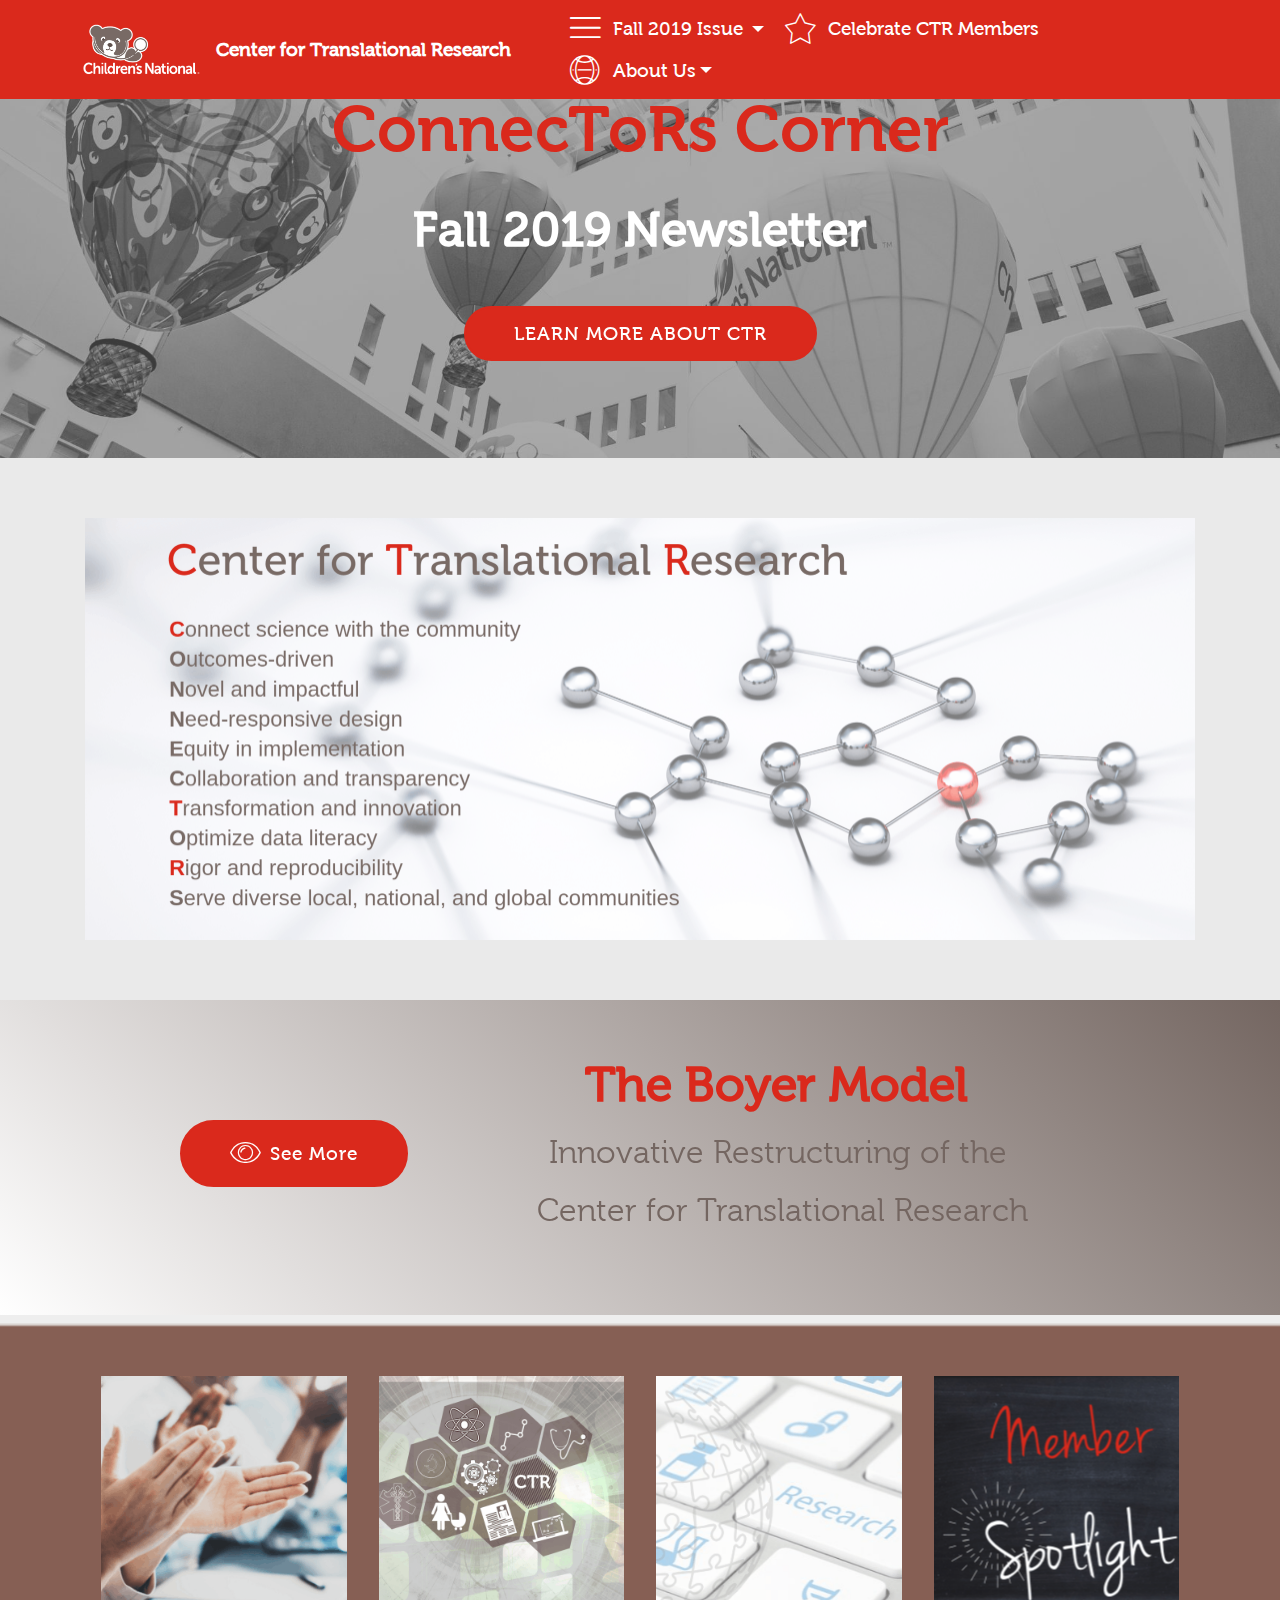
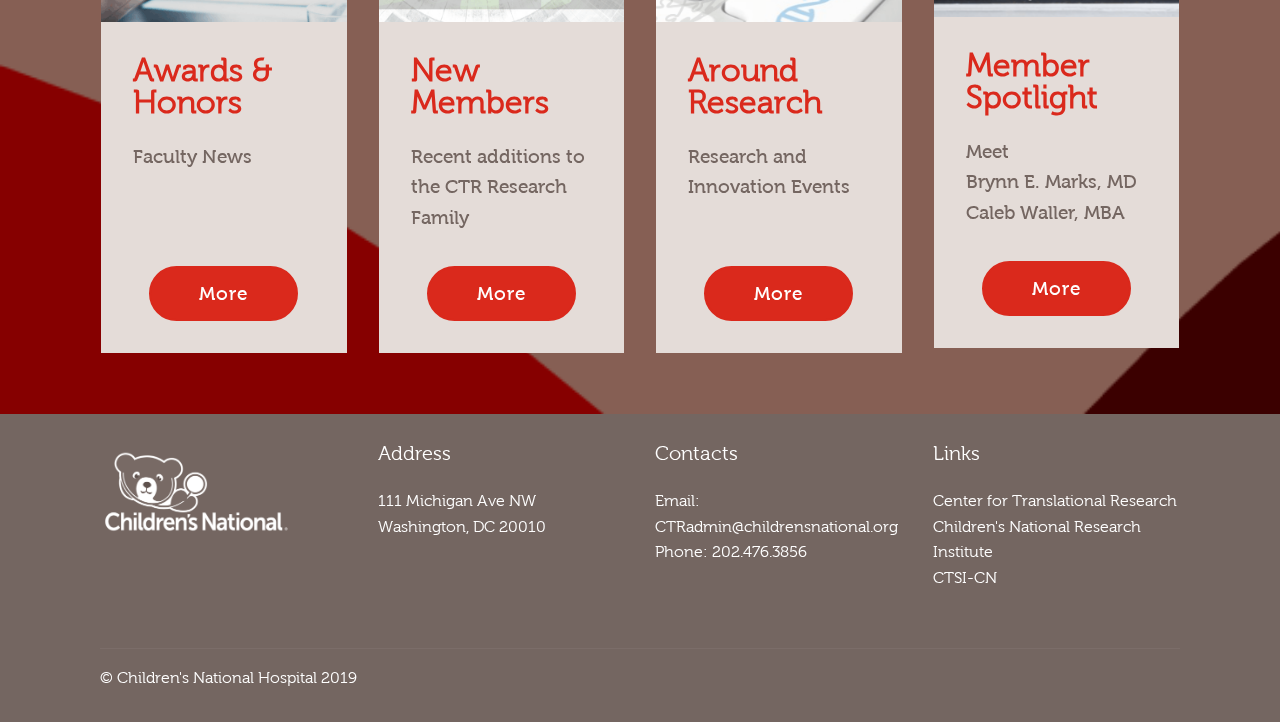
<file: index.html>
<!DOCTYPE html>
<html  >
<head>
  <!-- Site made with Mobirise Website Builder v4.11.2, https://mobirise.com -->
  <meta charset="UTF-8">
  <meta http-equiv="X-UA-Compatible" content="IE=edge">
  <meta name="generator" content="Mobirise v4.11.2, mobirise.com">
  <meta name="viewport" content="width=device-width, initial-scale=1, minimum-scale=1">
  <link rel="shortcut icon" href="assets/images/cn-pr-grad-3c-cmyk-sm-062017-128x85.png" type="image/x-icon">
  <meta name="description" content="">
  
  <title>Center for Translational Research</title>
  <link rel="stylesheet" href="assets/web/assets/mobirise-icons-bold/mobirise-icons-bold.css">
  <link rel="stylesheet" href="assets/web/assets/mobirise-icons/mobirise-icons.css">
  <link rel="stylesheet" href="assets/bootstrap/css/bootstrap.min.css">
  <link rel="stylesheet" href="assets/bootstrap/css/bootstrap-grid.min.css">
  <link rel="stylesheet" href="assets/bootstrap/css/bootstrap-reboot.min.css">
  <link rel="stylesheet" href="assets/tether/tether.min.css">
  <link rel="stylesheet" href="assets/socicon/css/styles.css">
  <link rel="stylesheet" href="assets/dropdown/css/style.css">
  <link rel="stylesheet" href="assets/theme/css/style.css">
  <link href="assets/fonts/style.css" rel="stylesheet">
  <link rel="preload" as="style" href="assets/mobirise/css/mbr-additional.css"><link rel="stylesheet" href="assets/mobirise/css/mbr-additional.css" type="text/css">
  
  
  
</head>
<body>
  <section class="menu cid-qTkzRZLJNu" once="menu" id="menu1-0">

    

    <nav class="navbar navbar-expand beta-menu navbar-dropdown align-items-center navbar-fixed-top navbar-toggleable-sm">
        <button class="navbar-toggler navbar-toggler-right" type="button" data-toggle="collapse" data-target="#navbarSupportedContent" aria-controls="navbarSupportedContent" aria-expanded="false" aria-label="Toggle navigation">
            <div class="hamburger">
                <span></span>
                <span></span>
                <span></span>
                <span></span>
            </div>
        </button>
        <div class="menu-logo">
            <div class="navbar-brand">
                <span class="navbar-logo">
                    <a href="https://childrensnational.org">
                         <img src="assets/images/logocnmcmedium-246x121.png" alt="Mobirise" title="" style="height: 3.8rem;">
                    </a>
                </span>
                <span class="navbar-caption-wrap"><a class="navbar-caption text-white display-4" href="https://childrensnational.org/research-and-education/center-for-translational-research" target="_blank">
                        Center for Translational Research</a></span>
            </div>
        </div>
        <div class="collapse navbar-collapse" id="navbarSupportedContent">
            <ul class="navbar-nav nav-dropdown nav-right" data-app-modern-menu="true"><li class="nav-item dropdown open">
                    <a class="nav-link link dropdown-toggle text-white display-4" href="https://childrensnational.org/research-and-education/center-for-translational-research" data-toggle="dropdown-submenu" aria-expanded="true" target="_blank"><span class="mbrib-menu mbr-iconfont mbr-iconfont-btn"></span>Fall 2019 Issue&nbsp;</a><div class="dropdown-menu"><a class="dropdown-item text-white display-4" href="index.html" target="_blank">Homepage<br></a><a class="dropdown-item text-white display-4" href="FacultyNews.html" target="_blank">Faculty News<br></a><a class="dropdown-item text-white display-4" href="AroundResearch.html" target="_blank">Around Research</a><a class="dropdown-item text-white display-4" href="NewCTRMembers.html" aria-expanded="false" target="_blank">New CTR Members</a><a class="dropdown-item text-white display-4" href="CTRSpotlight.html" target="_blank">Member Spotlight</a><a class="dropdown-item text-white display-4" href="Announcements.html" target="_blank">Announcements<br></a><a class="dropdown-item text-white display-4" href="ResearchResources.html" target="_blank">Research Resources<br></a><a class="dropdown-item text-white display-4" href="CTREvents.html" target="_blank">Upcoming Events<br></a><div class="dropdown"><a class="text-white dropdown-item dropdown-toggle display-4" href="https://childrensnational.org/research-and-education/center-for-translational-research" aria-expanded="false" target="_blank" data-toggle="dropdown-submenu">Archived Newsletters<br></a><div class="dropdown-menu dropdown-submenu"><a class="text-white dropdown-item display-4" href="assets/files/CTR_Connectors Corner_Spring 2019.pdf" aria-expanded="false" target="_blank">Spring 2019</a><a class="text-white dropdown-item display-4" href="assets/files/CTR_CC_Summer.2019.pdf" aria-expanded="false" target="_blank">Summer 2019</a></div></div></div>
                </li><li class="nav-item"><a class="nav-link link text-white display-4" href="CTRform.html" aria-expanded="false" target="_blank"><span class="mbri-star mbr-iconfont mbr-iconfont-btn"></span>Celebrate CTR Members</a></li><li class="nav-item dropdown">
                     <a class="nav-link link dropdown-toggle text-white display-4" href="https://childrensnational.org/research-and-education/center-for-translational-research" data-toggle="dropdown-submenu" aria-expanded="true"><span class="mbri-globe-2 mbr-iconfont mbr-iconfont-btn"></span>
                        
                        About Us</a><div class="dropdown-menu"><a class="dropdown-item text-white display-4" href="CTRLeadership.html" target="_blank">CTR Leadership</a><a class="dropdown-item text-white display-4" href="https://childrensnational.org/research-and-education/center-for-translational-research" target="_blank">CTR</a></div>
                </li></ul>
            
        </div>
    </nav>
</section>

<section class="engine"><a href="https://mobirise.info/t">amp template</a></section><section class="cid-qTkA127IK8 mbr-parallax-background" id="header2-1">

    

    <div class="mbr-overlay" style="opacity: 0.5; background-color: rgb(118, 118, 118);"></div>

    <div class="container align-center">
        <div class="row justify-content-md-center">
            <div class="mbr-white col-md-10">
                <h1 class="mbr-section-title mbr-bold pb-3 mbr-fonts-style display-1"><span style="font-weight: normal;">ConnecToRs Corner</span></h1>
                
                <p class="mbr-text pb-3 mbr-fonts-style display-2"><strong>
                    Fall 2019 Newsletter</strong><br></p>
                <div class="mbr-section-btn"><a class="btn btn-md btn-secondary display-4" href="https://childrensnational.org/research-and-education/center-for-translational-research" target="_blank">LEARN MORE ABOUT CTR</a></div>
            </div>
        </div>
    </div>
    
</section>

<section class="cid-rB217VdPjZ" id="image1-i">

    

    <figure class="mbr-figure container">
        <div class="image-block" style="width: 100%;">
            <img src="assets/images/ctr-connector-4-2220x845.png" width="1400" alt="Mobirise" title="">
            
        </div>
    </figure>
</section>

<section class="mbr-section info2 cid-rBk3afWhzh" id="info2-q">

    

    

    <div class="container">
        <div class="row main justify-content-center">
            <div class="media-container-column col-12 col-lg-3 col-md-4">
                <div class="mbr-section-btn align-left py-4"><a class="btn btn-secondary display-4" href="BoyerModel.html" target="_blank"><span class="mbri-preview mbr-iconfont mbr-iconfont-btn"></span>
                    
                    See More</a></div>
            </div>
            <div class="media-container-column title col-12 col-lg-7 col-md-6">
                <h2 class="align-right mbr-bold mbr-white pb-3 mbr-fonts-style display-2">The Boyer Model&nbsp;</h2>
                <h3 class="mbr-section-subtitle align-right mbr-light mbr-white mbr-fonts-style display-5"><p>
                    Innovative Restructuring of the&nbsp;</p><p>Center for Translational Research</p></h3>
            </div>
        </div>
    </div>
</section>

<section class="features3 cid-rBiJ90K1hh" id="features3-n">

    

    
    <div class="container">
        <div class="media-container-row">
            <div class="card p-3 col-12 col-md-6 col-lg-3">
                <div class="card-wrapper">
                    <div class="card-img">
                        <img src="assets/images/1-9-492x380.png" alt="Mobirise" title="">
                    </div>
                    <div class="card-box">
                        <h4 class="card-title mbr-fonts-style display-5"><strong>Awards &amp; Honors</strong></h4>
                        <p class="mbr-text mbr-fonts-style display-4">
                            Faculty News<br><br>&nbsp;</p>
                    </div>
                    <div class="mbr-section-btn text-center"><a href="FacultyNews.html" class="btn btn-secondary display-4" target="_blank">More</a></div>
                </div>
            </div>

            <div class="card p-3 col-12 col-md-6 col-lg-3">
                <div class="card-wrapper">
                    <div class="card-img">
                        <img src="assets/images/ctr-2-492x380.png" alt="Mobirise" title="">
                    </div>
                    <div class="card-box">
                        <h4 class="card-title mbr-fonts-style display-5"><strong>New Members</strong></h4>
                        <p class="mbr-text mbr-fonts-style display-4">Recent additions to the CTR Research Family</p>
                    </div>
                    <div class="mbr-section-btn text-center"><a href="NewCTRMembers.html" class="btn btn-secondary display-4" target="_blank">More</a></div>
                </div>
            </div>

            <div class="card p-3 col-12 col-md-6 col-lg-3">
                <div class="card-wrapper">
                    <div class="card-img">
                        <img src="assets/images/ctr-1-492x380.png" alt="Mobirise" title="">
                    </div>
                    <div class="card-box">
                        <h4 class="card-title mbr-fonts-style display-5"><strong>
                            Around Research</strong></h4>
                        <p class="mbr-text mbr-fonts-style display-4">
                            Research and Innovation Events&nbsp;<br><br></p>
                    </div>
                    <div class="mbr-section-btn text-center"><a href="AroundResearch.html" class="btn btn-secondary display-4" target="_blank">More</a></div>
                </div>
            </div>

            <div class="card p-3 col-12 col-md-6 col-lg-3">
                <div class="card-wrapper">
                    <div class="card-img">
                        <img src="assets/images/ctr-3-492x380.png" alt="Mobirise" title="">
                    </div>
                    <div class="card-box">
                        <h4 class="card-title mbr-fonts-style display-5"><strong>
                            Member Spotlight</strong></h4>
                        <p class="mbr-text mbr-fonts-style display-4">Meet <br>Brynn E. Marks, MD<br>Caleb Waller, MBA</p>
                    </div>
                    <div class="mbr-section-btn text-center"><a href="CTRSpotlight.html" class="btn btn-secondary display-4" target="_blank">More</a></div>
                </div>
            </div>
        </div>
    </div>
</section>

<section class="cid-qTkAaeaxX5" id="footer1-2">

    

    

    <div class="container">
        <div class="media-container-row content text-white">
            <div class="col-12 col-md-3">
                <div class="media-wrap">
                    <a href="https://childrensnational.org/" target="_blank">
                        <img src="assets/images/logocnmc-448x221.png" alt="Mobirise" title="">
                    </a>
                </div>
            </div>
            <div class="col-12 col-md-3 mbr-fonts-style display-7">
                <h5 class="pb-3">
                    Address
                </h5>
                <p class="mbr-text">111 Michigan Ave NW<br>Washington, DC 20010</p>
            </div>
            <div class="col-12 col-md-3 mbr-fonts-style display-7">
                <h5 class="pb-3">
                    Contacts
                </h5>
                <p class="mbr-text">
                    Email: CTRadmin@childrensnational.org<br>Phone: 202.476.3856&nbsp;<br></p>
            </div>
            <div class="col-12 col-md-3 mbr-fonts-style display-7">
                <h5 class="pb-3">
                    Links
                </h5>
                <p class="mbr-text"><a href="https://childrensnational.org/research-and-education/center-for-translational-research" target="_blank">Center for Translational Research</a><br><a href="https://childrensnational.org/research-and-education/about-cri" class="text-white" target="_blank">Children's National Research Institute</a><br><a href="https://ctsicn.org/" class="text-white">CTSI-CN</a><br><br></p>
            </div>
        </div>
        <div class="footer-lower">
            <div class="media-container-row">
                <div class="col-sm-12">
                    <hr>
                </div>
            </div>
            <div class="media-container-row mbr-white">
                <div class="col-sm-6 copyright">
                    <p class="mbr-text mbr-fonts-style display-7">
                        © Children's National Hospital 2019<br></p>
                </div>
                <div class="col-md-6">
                    
                </div>
            </div>
        </div>
    </div>
</section>


  <script src="assets/web/assets/jquery/jquery.min.js"></script>
  <script src="assets/popper/popper.min.js"></script>
  <script src="assets/bootstrap/js/bootstrap.min.js"></script>
  <script src="assets/smoothscroll/smooth-scroll.js"></script>
  <script src="assets/tether/tether.min.js"></script>
  <script src="assets/touchswipe/jquery.touch-swipe.min.js"></script>
  <script src="assets/parallax/jarallax.min.js"></script>
  <script src="assets/dropdown/js/nav-dropdown.js"></script>
  <script src="assets/dropdown/js/navbar-dropdown.js"></script>
  <script src="assets/theme/js/script.js"></script>
  
  
 <div id="scrollToTop" class="scrollToTop mbr-arrow-up"><a style="text-align: center;"><i class="mbr-arrow-up-icon mbr-arrow-up-icon-cm cm-icon cm-icon-smallarrow-up"></i></a></div>
  </body>
</html>
</file>
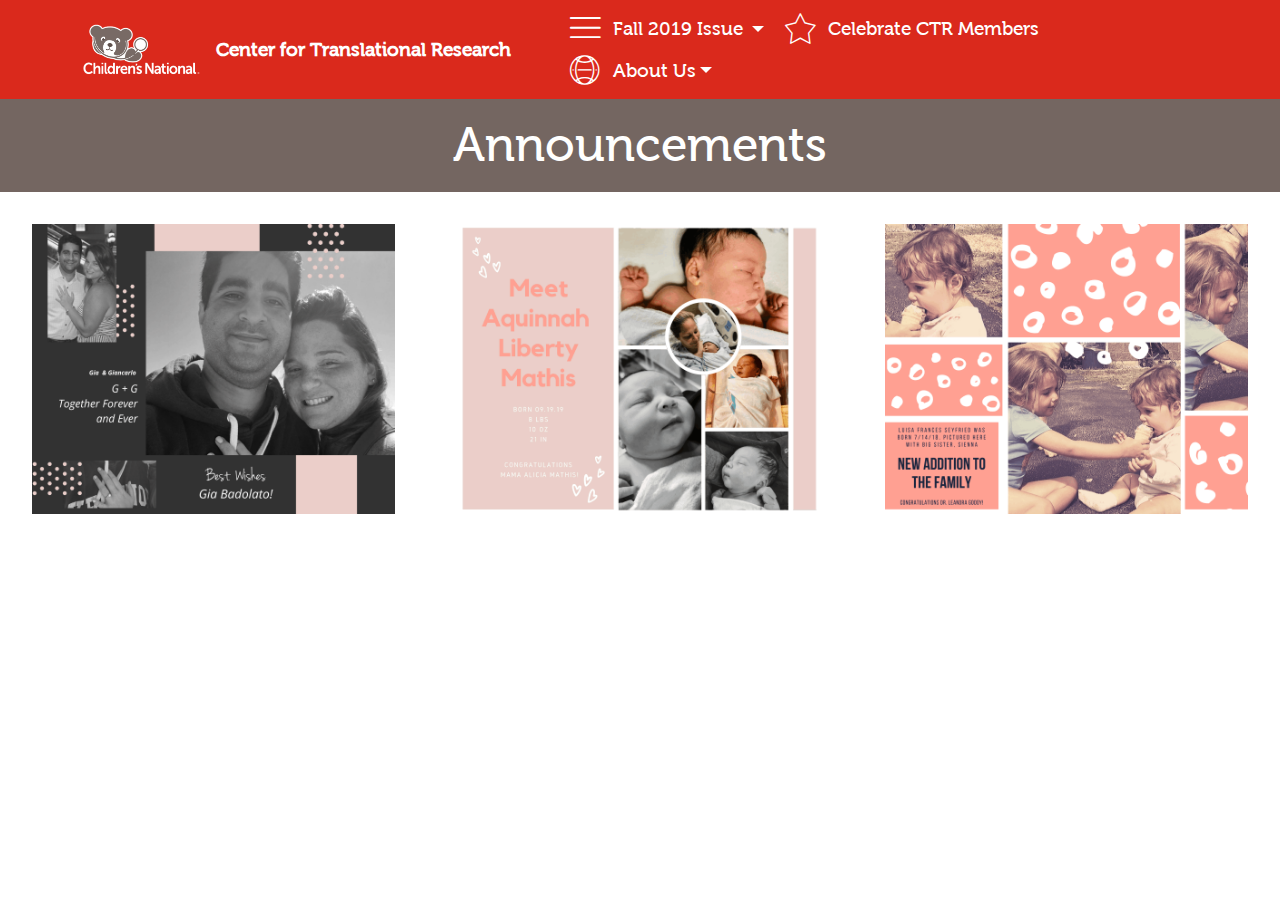
<file: Announcements.html>
<!DOCTYPE html>
<html  >
<head>
  <!-- Site made with Mobirise Website Builder v4.11.2, https://mobirise.com -->
  <meta charset="UTF-8">
  <meta http-equiv="X-UA-Compatible" content="IE=edge">
  <meta name="generator" content="Mobirise v4.11.2, mobirise.com">
  <meta name="viewport" content="width=device-width, initial-scale=1, minimum-scale=1">
  <link rel="shortcut icon" href="assets/images/cn-pr-grad-3c-cmyk-sm-062017-128x85.png" type="image/x-icon">
  <meta name="description" content="Web Page Generator Description">
  
  <title>Announcements</title>
  <link rel="stylesheet" href="assets/web/assets/mobirise-icons-bold/mobirise-icons-bold.css">
  <link rel="stylesheet" href="assets/web/assets/mobirise-icons/mobirise-icons.css">
  <link rel="stylesheet" href="assets/bootstrap/css/bootstrap.min.css">
  <link rel="stylesheet" href="assets/bootstrap/css/bootstrap-grid.min.css">
  <link rel="stylesheet" href="assets/bootstrap/css/bootstrap-reboot.min.css">
  <link rel="stylesheet" href="assets/dropdown/css/style.css">
  <link rel="stylesheet" href="assets/tether/tether.min.css">
  <link rel="stylesheet" href="assets/theme/css/style.css">
  <link rel="stylesheet" href="assets/gallery/style.css">
  <link href="assets/fonts/style.css" rel="stylesheet">
  <link rel="preload" as="style" href="assets/mobirise/css/mbr-additional.css"><link rel="stylesheet" href="assets/mobirise/css/mbr-additional.css" type="text/css">
  
  
  
</head>
<body>
  <section class="menu cid-qTkzRZLJNu" once="menu" id="menu1-2q">

    

    <nav class="navbar navbar-expand beta-menu navbar-dropdown align-items-center navbar-fixed-top navbar-toggleable-sm">
        <button class="navbar-toggler navbar-toggler-right" type="button" data-toggle="collapse" data-target="#navbarSupportedContent" aria-controls="navbarSupportedContent" aria-expanded="false" aria-label="Toggle navigation">
            <div class="hamburger">
                <span></span>
                <span></span>
                <span></span>
                <span></span>
            </div>
        </button>
        <div class="menu-logo">
            <div class="navbar-brand">
                <span class="navbar-logo">
                    <a href="https://childrensnational.org">
                         <img src="assets/images/logocnmcmedium-246x121.png" alt="Mobirise" title="" style="height: 3.8rem;">
                    </a>
                </span>
                <span class="navbar-caption-wrap"><a class="navbar-caption text-white display-4" href="https://childrensnational.org/research-and-education/center-for-translational-research" target="_blank">
                        Center for Translational Research</a></span>
            </div>
        </div>
        <div class="collapse navbar-collapse" id="navbarSupportedContent">
            <ul class="navbar-nav nav-dropdown nav-right" data-app-modern-menu="true"><li class="nav-item dropdown open">
                    <a class="nav-link link dropdown-toggle text-white display-4" href="https://childrensnational.org/research-and-education/center-for-translational-research" data-toggle="dropdown-submenu" aria-expanded="true" target="_blank"><span class="mbrib-menu mbr-iconfont mbr-iconfont-btn"></span>Fall 2019 Issue&nbsp;</a><div class="dropdown-menu"><a class="dropdown-item text-white display-4" href="index.html" target="_blank">Homepage<br></a><a class="dropdown-item text-white display-4" href="FacultyNews.html" target="_blank">Faculty News<br></a><a class="dropdown-item text-white display-4" href="AroundResearch.html" target="_blank">Around Research</a><a class="dropdown-item text-white display-4" href="NewCTRMembers.html" aria-expanded="false" target="_blank">New CTR Members</a><a class="dropdown-item text-white display-4" href="CTRSpotlight.html" target="_blank">Member Spotlight</a><a class="dropdown-item text-white display-4" href="Announcements.html" target="_blank">Announcements<br></a><a class="dropdown-item text-white display-4" href="ResearchResources.html" target="_blank">Research Resources<br></a><a class="dropdown-item text-white display-4" href="CTREvents.html" target="_blank">Upcoming Events<br></a><div class="dropdown"><a class="text-white dropdown-item dropdown-toggle display-4" href="https://childrensnational.org/research-and-education/center-for-translational-research" aria-expanded="false" target="_blank" data-toggle="dropdown-submenu">Archived Newsletters<br></a><div class="dropdown-menu dropdown-submenu"><a class="text-white dropdown-item display-4" href="assets/files/CTR_Connectors Corner_Spring 2019.pdf" aria-expanded="false" target="_blank">Spring 2019</a><a class="text-white dropdown-item display-4" href="assets/files/CTR_CC_Summer.2019.pdf" aria-expanded="false" target="_blank">Summer 2019</a></div></div></div>
                </li><li class="nav-item"><a class="nav-link link text-white display-4" href="CTRform.html" aria-expanded="false" target="_blank"><span class="mbri-star mbr-iconfont mbr-iconfont-btn"></span>Celebrate CTR Members</a></li><li class="nav-item dropdown">
                     <a class="nav-link link dropdown-toggle text-white display-4" href="https://childrensnational.org/research-and-education/center-for-translational-research" data-toggle="dropdown-submenu" aria-expanded="true"><span class="mbri-globe-2 mbr-iconfont mbr-iconfont-btn"></span>
                        
                        About Us</a><div class="dropdown-menu"><a class="dropdown-item text-white display-4" href="CTRLeadership.html" target="_blank">CTR Leadership</a><a class="dropdown-item text-white display-4" href="https://childrensnational.org/research-and-education/center-for-translational-research" target="_blank">CTR</a></div>
                </li></ul>
            
        </div>
    </nav>
</section>

<section class="engine"><a href="https://mobirise.info/v">free html templates</a></section><section class="mbr-section content4 cid-rDyYP5tY82" id="content4-36">

    

    <div class="container">
        <div class="media-container-row">
            <div class="title col-12 col-md-8">
                <h2 class="align-center pb-3 mbr-fonts-style display-2">
                    Announcements</h2>
                
                
            </div>
        </div>
    </div>
</section>

<section class="mbr-gallery mbr-slider-carousel cid-rEoQ4ov2nf" id="gallery3-4a">

    

    <div>
        <div><!-- Filter --><!-- Gallery --><div class="mbr-gallery-row"><div class="mbr-gallery-layout-default"><div><div><div class="mbr-gallery-item mbr-gallery-item--p4" data-video-url="false" data-tags="Responsive"><div href="#lb-gallery3-4a" data-slide-to="0" data-toggle="modal"><img src="assets/images/fall2019-annnouncents-3-2000x1600-800x640.png" alt="" title=""><span class="icon-focus"></span></div></div><div class="mbr-gallery-item mbr-gallery-item--p4" data-video-url="false" data-tags="Awesome"><div href="#lb-gallery3-4a" data-slide-to="1" data-toggle="modal"><img src="assets/images/fall2019-annnouncents-2000x1600-800x640.png" alt="" title=""><span class="icon-focus"></span></div></div><div class="mbr-gallery-item mbr-gallery-item--p4" data-video-url="false" data-tags="Creative"><div href="#lb-gallery3-4a" data-slide-to="2" data-toggle="modal"><img src="assets/images/fall2019-annnouncents-5-2000x1600-800x640.png" alt="" title=""><span class="icon-focus"></span></div></div></div></div><div class="clearfix"></div></div></div><!-- Lightbox --><div data-app-prevent-settings="" class="mbr-slider modal fade carousel slide" tabindex="-1" data-keyboard="true" data-interval="false" id="lb-gallery3-4a"><div class="modal-dialog"><div class="modal-content"><div class="modal-body"><div class="carousel-inner"><div class="carousel-item"><img src="assets/images/fall2019-annnouncents-3-2000x1600.png" alt="" title=""></div><div class="carousel-item"><img src="assets/images/fall2019-annnouncents-2000x1600.png" alt="" title=""></div><div class="carousel-item active"><img src="assets/images/fall2019-annnouncents-5-2000x1600.png" alt="" title=""></div></div><a class="carousel-control carousel-control-prev" role="button" data-slide="prev" href="#lb-gallery3-4a"><span class="mbri-left mbr-iconfont" aria-hidden="true"></span><span class="sr-only">Previous</span></a><a class="carousel-control carousel-control-next" role="button" data-slide="next" href="#lb-gallery3-4a"><span class="mbri-right mbr-iconfont" aria-hidden="true"></span><span class="sr-only">Next</span></a><a class="close" href="#" role="button" data-dismiss="modal"><span class="sr-only">Close</span></a></div></div></div></div></div>
    </div>

</section>


  <script src="assets/popper/popper.min.js"></script>
  <script src="assets/web/assets/jquery/jquery.min.js"></script>
  <script src="assets/bootstrap/js/bootstrap.min.js"></script>
  <script src="assets/bootstrapcarouselswipe/bootstrap-carousel-swipe.js"></script>
  <script src="assets/dropdown/js/nav-dropdown.js"></script>
  <script src="assets/dropdown/js/navbar-dropdown.js"></script>
  <script src="assets/touchswipe/jquery.touch-swipe.min.js"></script>
  <script src="assets/masonry/masonry.pkgd.min.js"></script>
  <script src="assets/imagesloaded/imagesloaded.pkgd.min.js"></script>
  <script src="assets/smoothscroll/smooth-scroll.js"></script>
  <script src="assets/tether/tether.min.js"></script>
  <script src="assets/vimeoplayer/jquery.mb.vimeo_player.js"></script>
  <script src="assets/theme/js/script.js"></script>
  <script src="assets/slidervideo/script.js"></script>
  <script src="assets/gallery/player.min.js"></script>
  <script src="assets/gallery/script.js"></script>
  
  
 <div id="scrollToTop" class="scrollToTop mbr-arrow-up"><a style="text-align: center;"><i class="mbr-arrow-up-icon mbr-arrow-up-icon-cm cm-icon cm-icon-smallarrow-up"></i></a></div>
  </body>
</html>
</file>
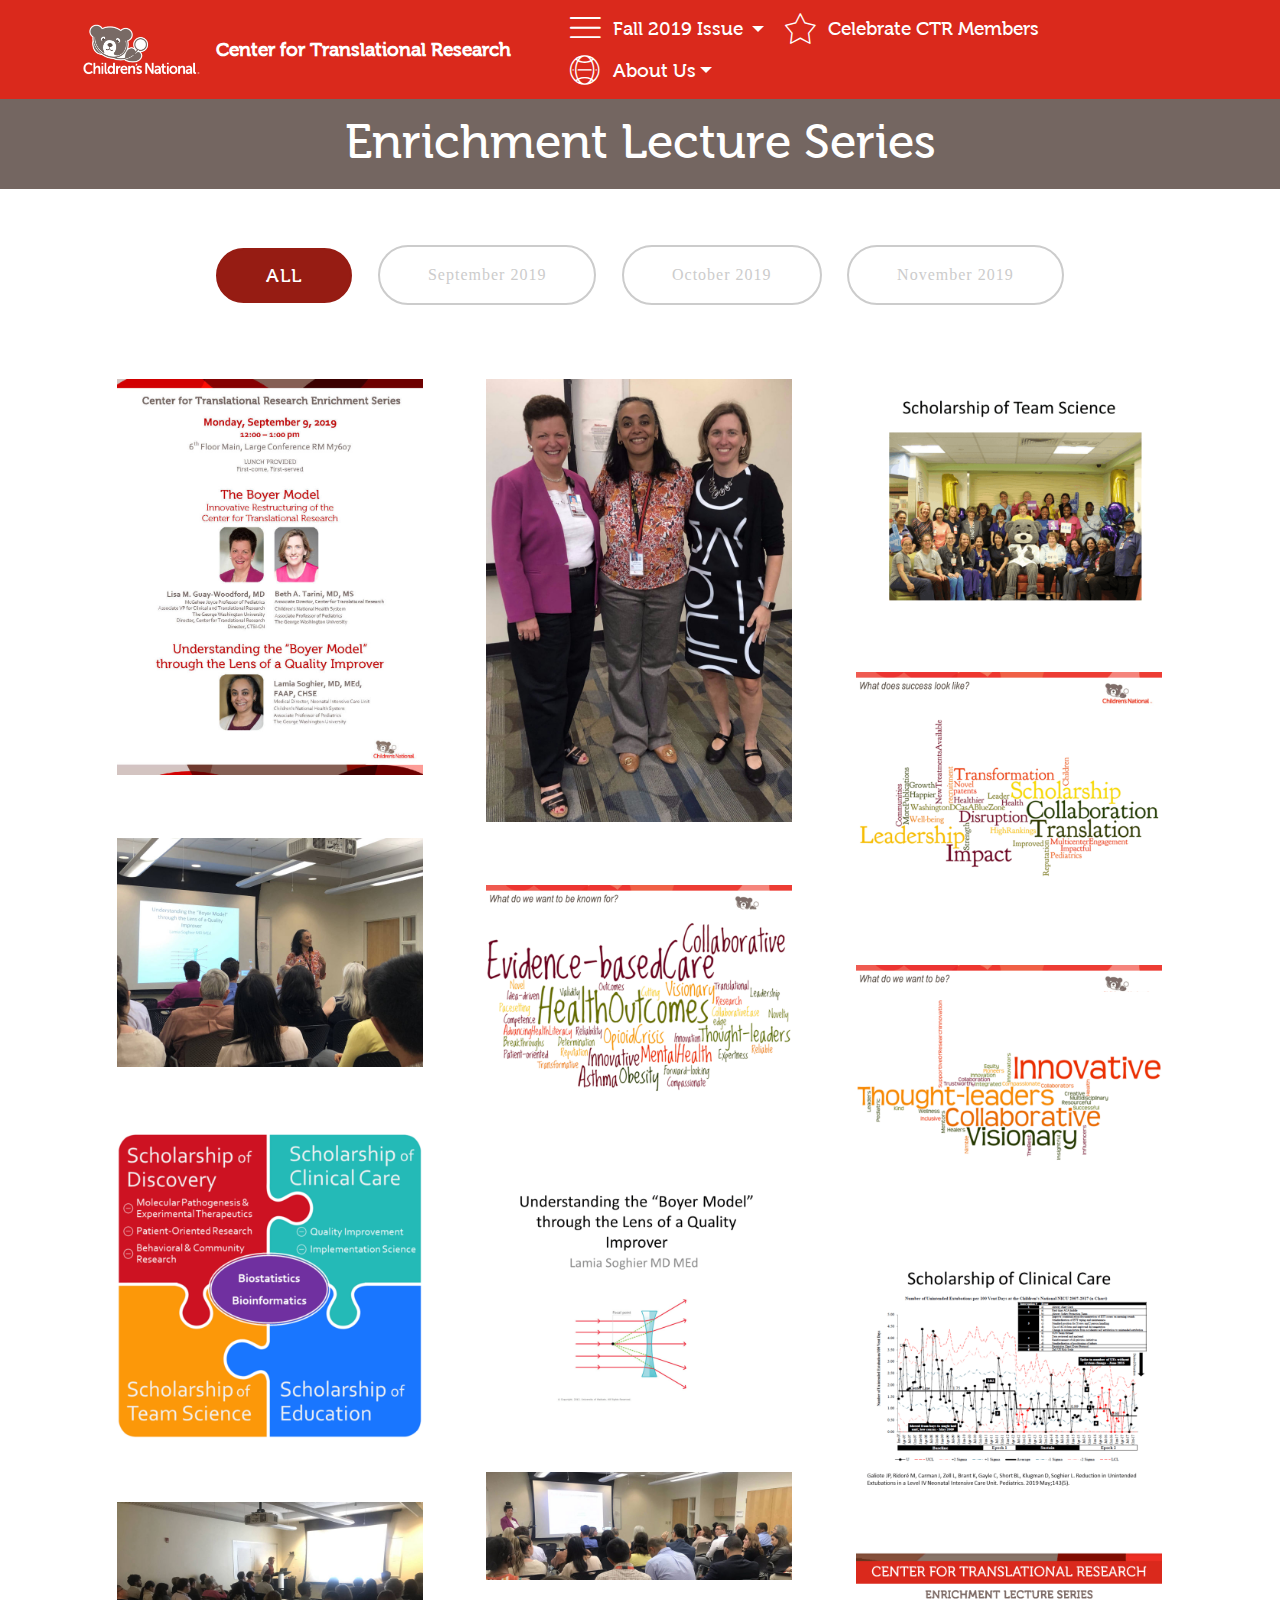
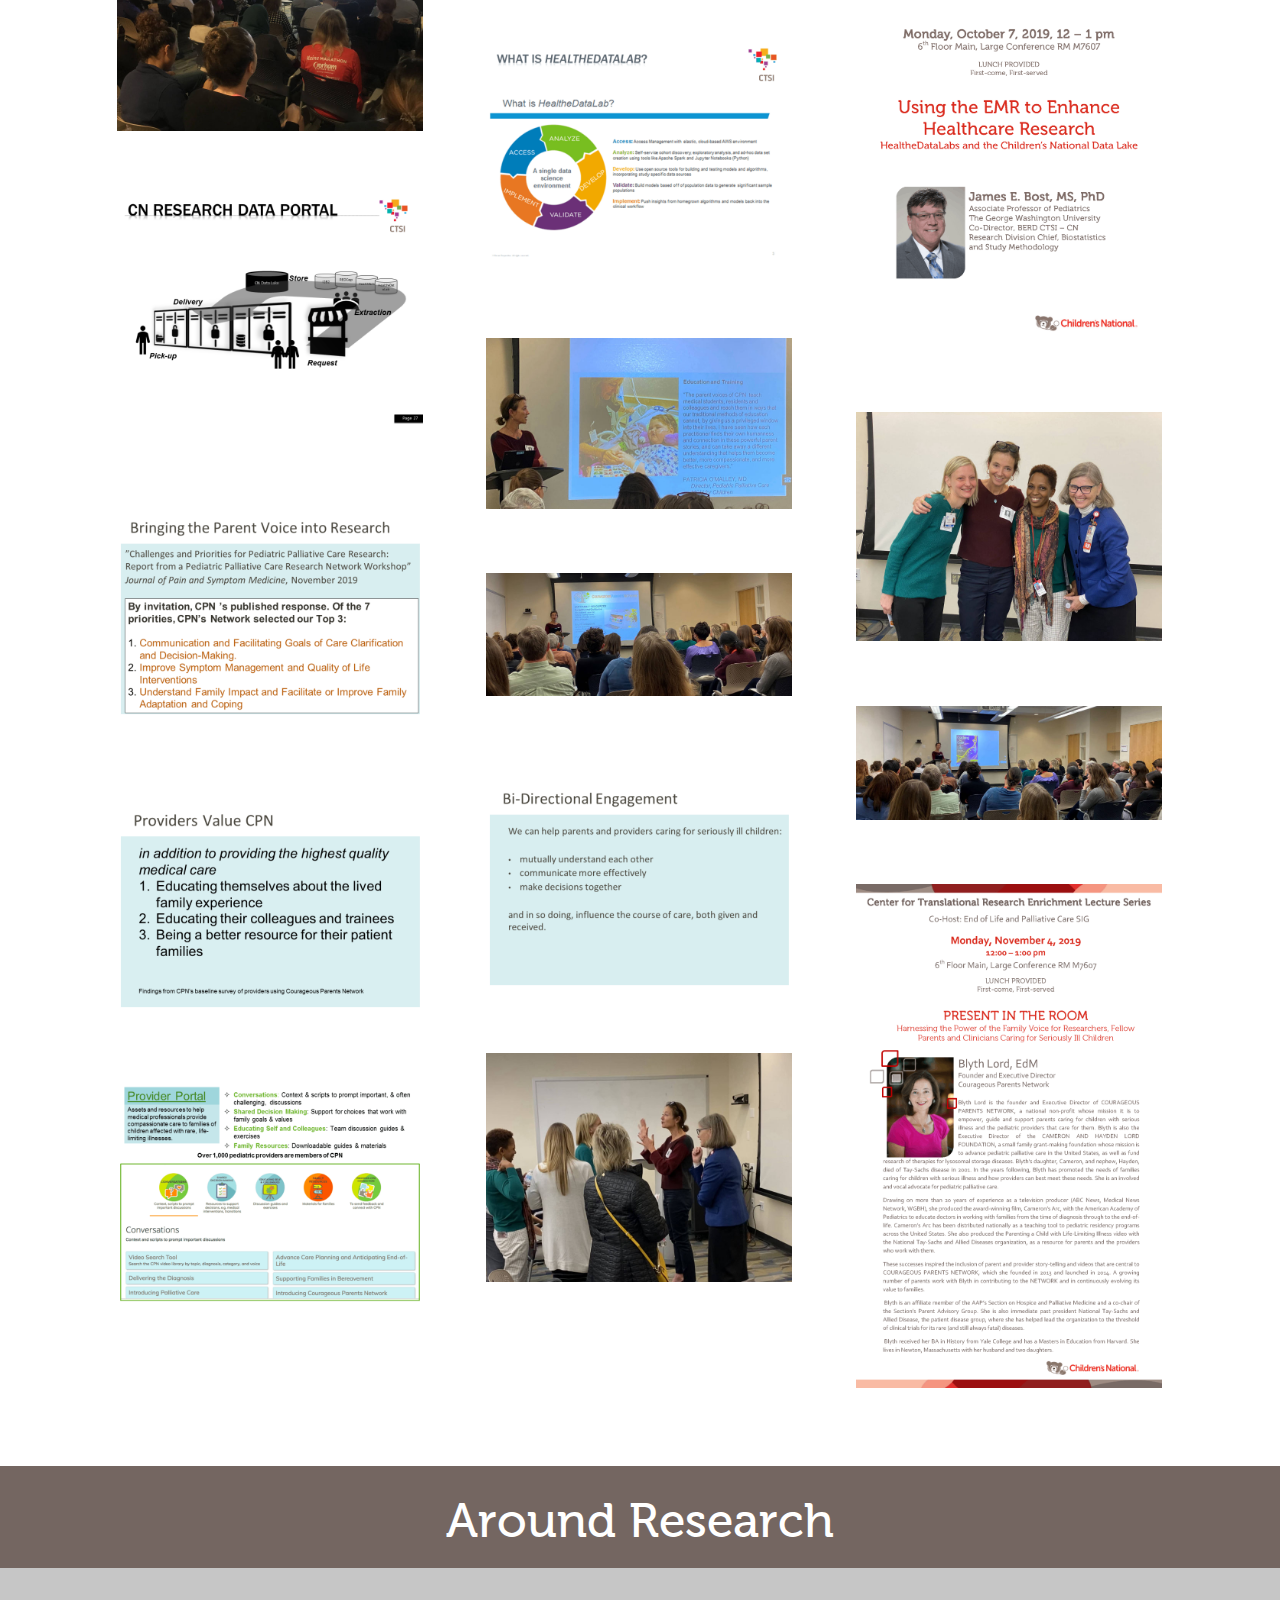
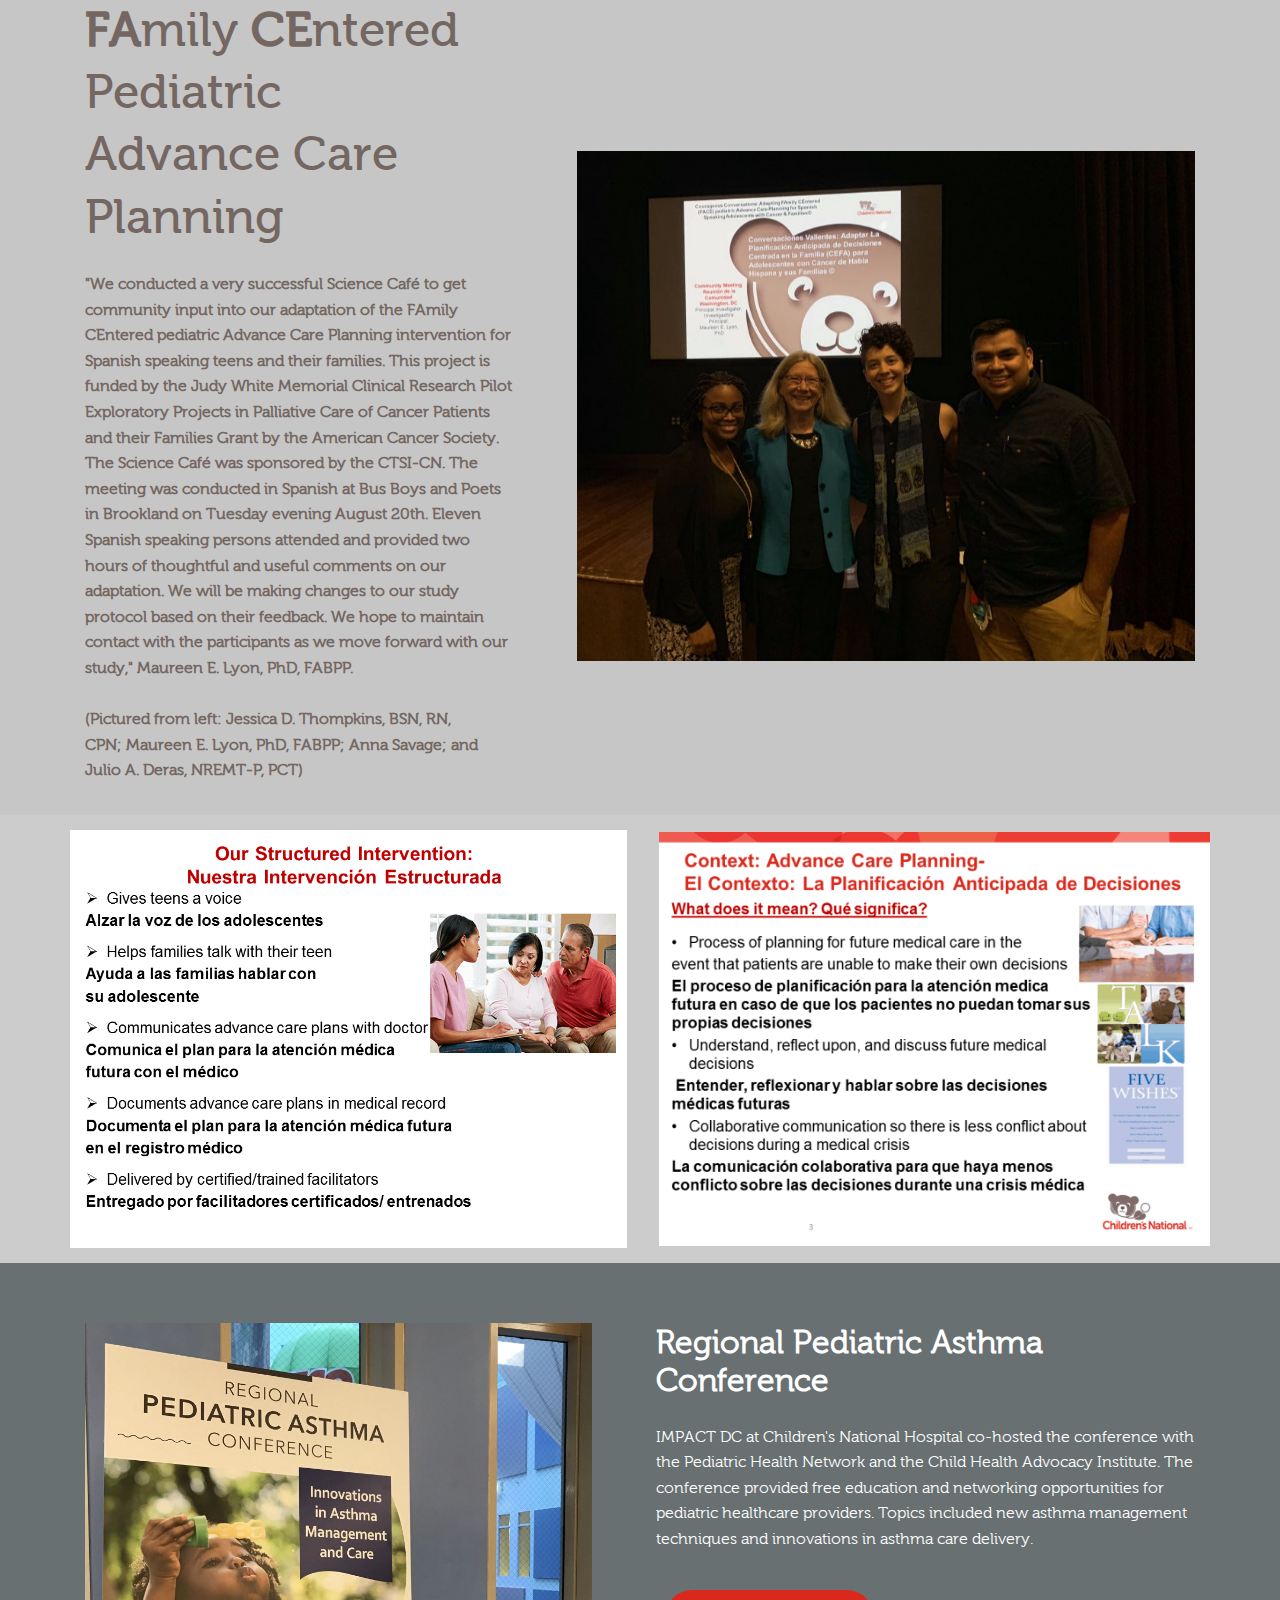
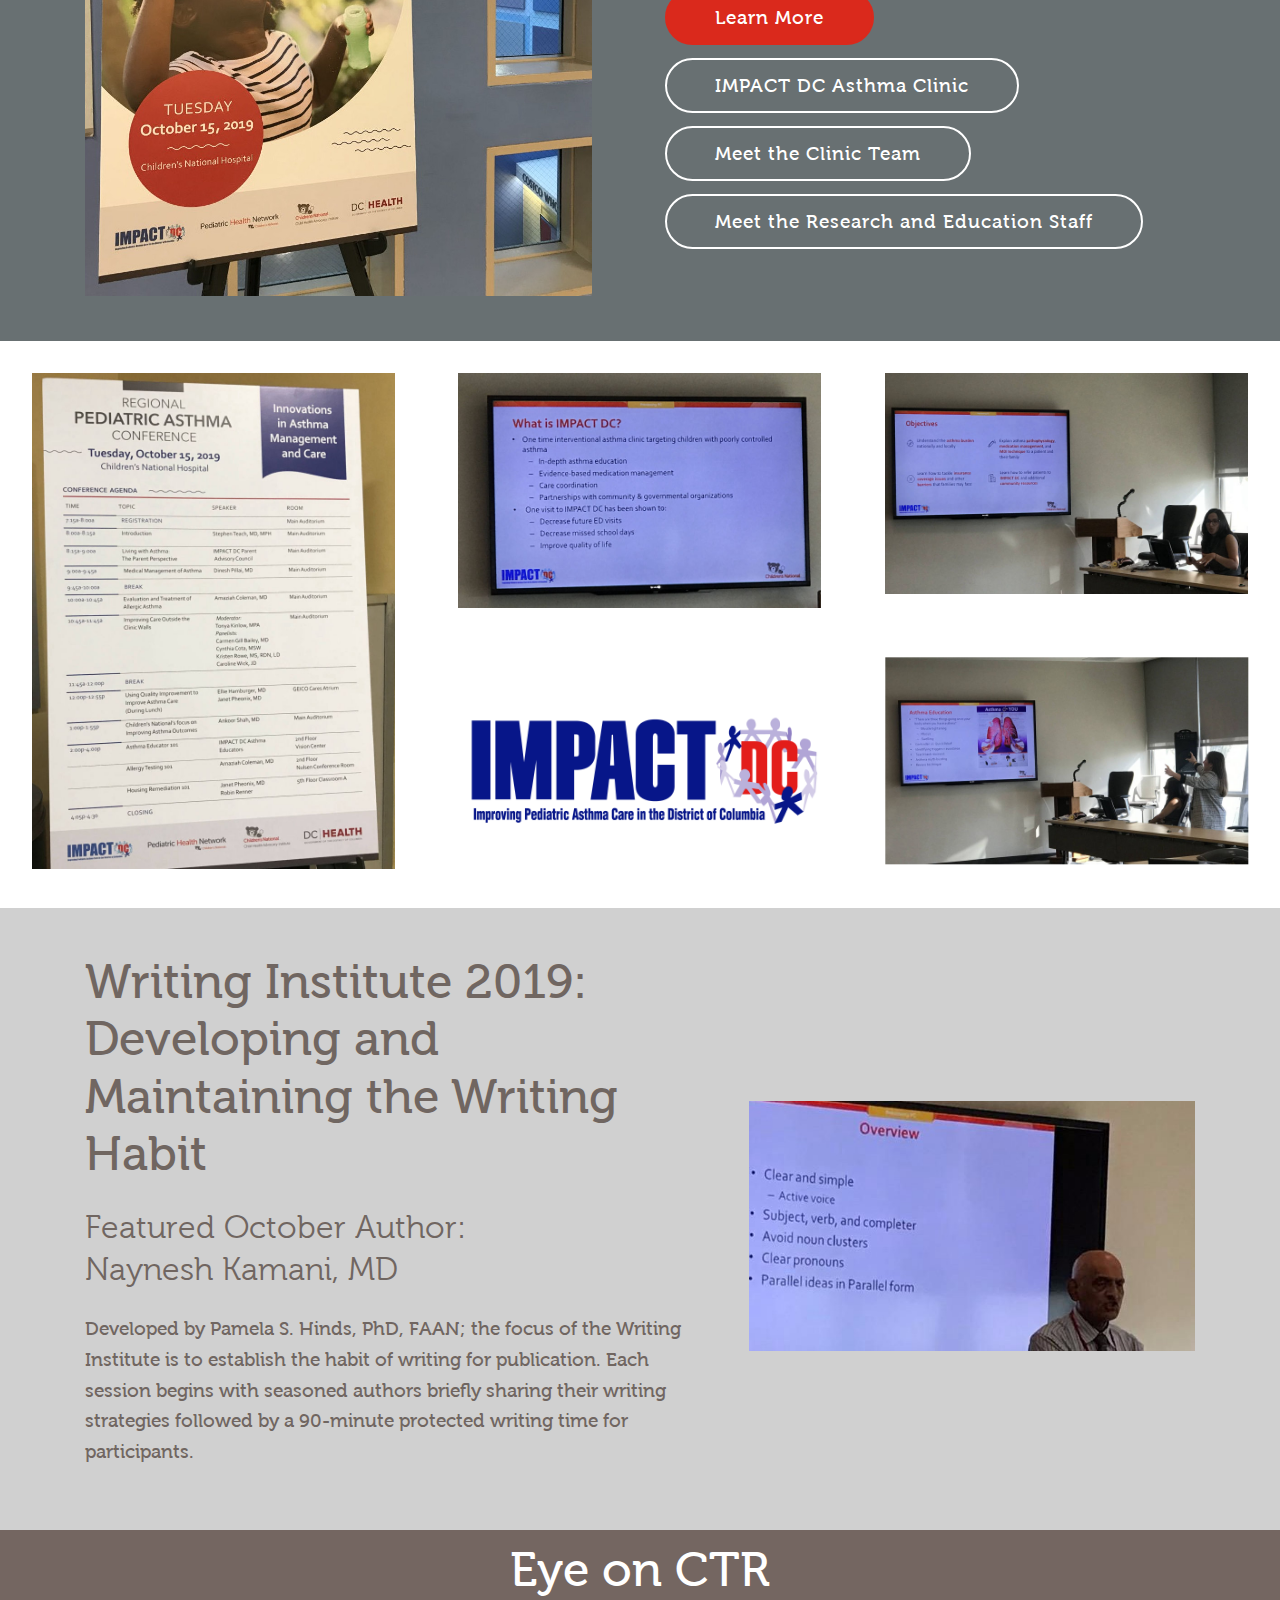
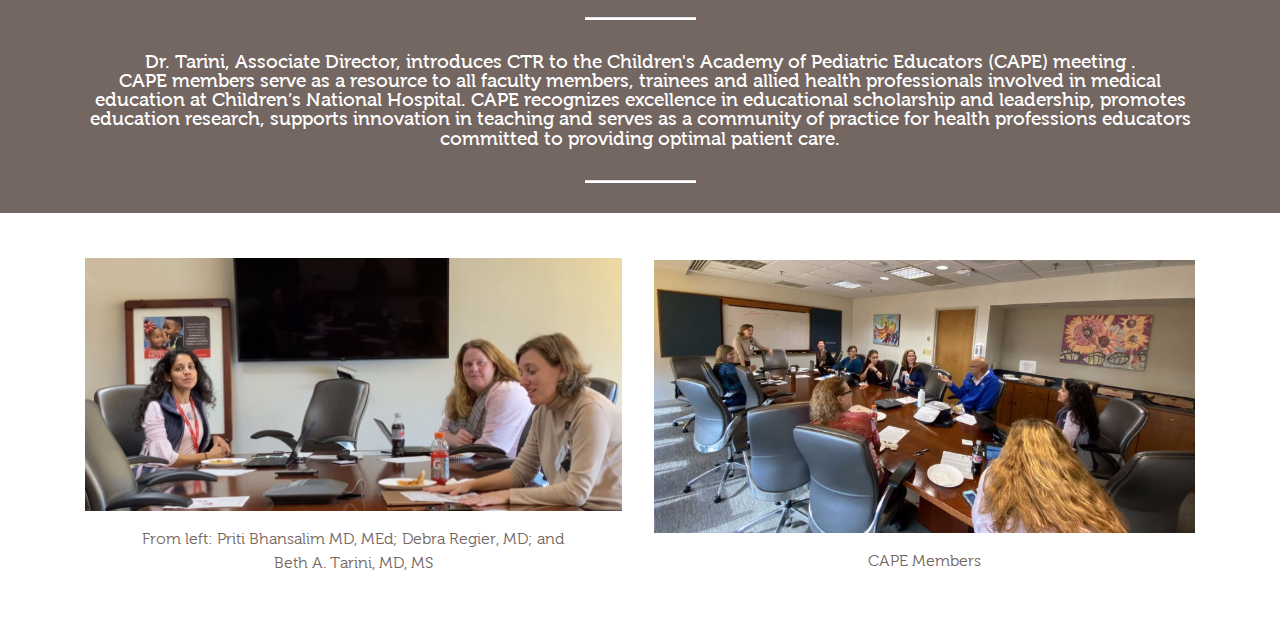
<file: AroundResearch.html>
<!DOCTYPE html>
<html  >
<head>
  <!-- Site made with Mobirise Website Builder v4.11.2, https://mobirise.com -->
  <meta charset="UTF-8">
  <meta http-equiv="X-UA-Compatible" content="IE=edge">
  <meta name="generator" content="Mobirise v4.11.2, mobirise.com">
  <meta name="viewport" content="width=device-width, initial-scale=1, minimum-scale=1">
  <link rel="shortcut icon" href="assets/images/cn-pr-grad-3c-cmyk-sm-062017-128x85.png" type="image/x-icon">
  <meta name="description" content="Web Page Maker Description">
  
  <title>AroundResearch</title>
  <link rel="stylesheet" href="assets/web/assets/mobirise-icons-bold/mobirise-icons-bold.css">
  <link rel="stylesheet" href="assets/web/assets/mobirise-icons/mobirise-icons.css">
  <link rel="stylesheet" href="assets/bootstrap/css/bootstrap.min.css">
  <link rel="stylesheet" href="assets/bootstrap/css/bootstrap-grid.min.css">
  <link rel="stylesheet" href="assets/bootstrap/css/bootstrap-reboot.min.css">
  <link rel="stylesheet" href="assets/dropdown/css/style.css">
  <link rel="stylesheet" href="assets/tether/tether.min.css">
  <link rel="stylesheet" href="assets/theme/css/style.css">
  <link rel="stylesheet" href="assets/gallery/style.css">
  <link href="assets/fonts/style.css" rel="stylesheet">
  <link rel="preload" as="style" href="assets/mobirise/css/mbr-additional.css"><link rel="stylesheet" href="assets/mobirise/css/mbr-additional.css" type="text/css">
  
  
  
</head>
<body>
  <section class="menu cid-qTkzRZLJNu" once="menu" id="menu1-1d">

    

    <nav class="navbar navbar-expand beta-menu navbar-dropdown align-items-center navbar-fixed-top navbar-toggleable-sm">
        <button class="navbar-toggler navbar-toggler-right" type="button" data-toggle="collapse" data-target="#navbarSupportedContent" aria-controls="navbarSupportedContent" aria-expanded="false" aria-label="Toggle navigation">
            <div class="hamburger">
                <span></span>
                <span></span>
                <span></span>
                <span></span>
            </div>
        </button>
        <div class="menu-logo">
            <div class="navbar-brand">
                <span class="navbar-logo">
                    <a href="https://childrensnational.org">
                         <img src="assets/images/logocnmcmedium-246x121.png" alt="Mobirise" title="" style="height: 3.8rem;">
                    </a>
                </span>
                <span class="navbar-caption-wrap"><a class="navbar-caption text-white display-4" href="https://childrensnational.org/research-and-education/center-for-translational-research" target="_blank">
                        Center for Translational Research</a></span>
            </div>
        </div>
        <div class="collapse navbar-collapse" id="navbarSupportedContent">
            <ul class="navbar-nav nav-dropdown nav-right" data-app-modern-menu="true"><li class="nav-item dropdown open">
                    <a class="nav-link link dropdown-toggle text-white display-4" href="https://childrensnational.org/research-and-education/center-for-translational-research" data-toggle="dropdown-submenu" aria-expanded="true" target="_blank"><span class="mbrib-menu mbr-iconfont mbr-iconfont-btn"></span>Fall 2019 Issue&nbsp;</a><div class="dropdown-menu"><a class="dropdown-item text-white display-4" href="index.html" target="_blank">Homepage<br></a><a class="dropdown-item text-white display-4" href="FacultyNews.html" target="_blank">Faculty News<br></a><a class="dropdown-item text-white display-4" href="AroundResearch.html" target="_blank">Around Research</a><a class="dropdown-item text-white display-4" href="NewCTRMembers.html" aria-expanded="false" target="_blank">New CTR Members</a><a class="dropdown-item text-white display-4" href="CTRSpotlight.html" target="_blank">Member Spotlight</a><a class="dropdown-item text-white display-4" href="Announcements.html" target="_blank">Announcements<br></a><a class="dropdown-item text-white display-4" href="ResearchResources.html" target="_blank">Research Resources<br></a><a class="dropdown-item text-white display-4" href="CTREvents.html" target="_blank">Upcoming Events<br></a><div class="dropdown"><a class="text-white dropdown-item dropdown-toggle display-4" href="https://childrensnational.org/research-and-education/center-for-translational-research" aria-expanded="false" target="_blank" data-toggle="dropdown-submenu">Archived Newsletters<br></a><div class="dropdown-menu dropdown-submenu"><a class="text-white dropdown-item display-4" href="assets/files/CTR_Connectors Corner_Spring 2019.pdf" aria-expanded="false" target="_blank">Spring 2019</a><a class="text-white dropdown-item display-4" href="assets/files/CTR_CC_Summer.2019.pdf" aria-expanded="false" target="_blank">Summer 2019</a></div></div></div>
                </li><li class="nav-item"><a class="nav-link link text-white display-4" href="CTRform.html" aria-expanded="false" target="_blank"><span class="mbri-star mbr-iconfont mbr-iconfont-btn"></span>Celebrate CTR Members</a></li><li class="nav-item dropdown">
                     <a class="nav-link link dropdown-toggle text-white display-4" href="https://childrensnational.org/research-and-education/center-for-translational-research" data-toggle="dropdown-submenu" aria-expanded="true"><span class="mbri-globe-2 mbr-iconfont mbr-iconfont-btn"></span>
                        
                        About Us</a><div class="dropdown-menu"><a class="dropdown-item text-white display-4" href="CTRLeadership.html" target="_blank">CTR Leadership</a><a class="dropdown-item text-white display-4" href="https://childrensnational.org/research-and-education/center-for-translational-research" target="_blank">CTR</a></div>
                </li></ul>
            
        </div>
    </nav>
</section>

<section class="engine"><a href="https://mobirise.info/k">develop free website</a></section><section class="mbr-section content4 cid-rDy9ZAUVOY" id="content4-2z">

    

    <div class="container">
        <div class="media-container-row">
            <div class="title col-12 col-md-8">
                <h2 class="align-center pb-3 mbr-fonts-style display-2">
                    Enrichment Lecture Series</h2>
                
                
            </div>
        </div>
    </div>
</section>

<section class="mbr-section content4 cid-rDyaG03WOK" id="content4-30">

    

    <div class="container">
        <div class="media-container-row">
            <div class="title col-12 col-md-8">
                <h2 class="align-center pb-3 mbr-fonts-style display-2">
                    Enrichment Lecture Series</h2>
                
                
            </div>
        </div>
    </div>
</section>

<section class="mbr-gallery mbr-slider-carousel cid-rCglvyeIme" id="gallery2-1h">

    

    <div class="container">
        <div><!-- Filter --><div class="mbr-gallery-filter container gallery-filter-active"><ul buttons="0"><li class="mbr-gallery-filter-all"><a class="btn btn-md btn-secondary active display-4" href="">ALL</a></li></ul></div><!-- Gallery --><div class="mbr-gallery-row"><div class="mbr-gallery-layout-default"><div><div><div class="mbr-gallery-item mbr-gallery-item--p4" data-video-url="false" data-tags="September 2019"><div href="#lb-gallery2-1h" data-slide-to="0" data-toggle="modal"><img src="assets/images/ctr-09-9-1275x1650-800x1035.jpg" alt="" title=""><span class="icon-focus"></span></div></div><div class="mbr-gallery-item mbr-gallery-item--p4" data-video-url="false" data-tags="September 2019"><div href="#lb-gallery2-1h" data-slide-to="1" data-toggle="modal"><img src="assets/images/img-175-2000x2667-800x1158.jpeg" alt="" title=""><span class="icon-focus"></span></div></div><div class="mbr-gallery-item mbr-gallery-item--p4" data-video-url="false" data-tags="September 2019"><div href="#lb-gallery2-1h" data-slide-to="2" data-toggle="modal"><img src="assets/images/center-for-translational-research-ppt6-960x720-800x600.png" alt="" title=""><span class="icon-focus"></span></div></div><div class="mbr-gallery-item mbr-gallery-item--p4" data-video-url="false" data-tags="September 2019"><div href="#lb-gallery2-1h" data-slide-to="3" data-toggle="modal"><img src="assets/images/center-for-translational-research-ppt-960x720-800x600.png" alt="" title=""><span class="icon-focus"></span></div></div><div class="mbr-gallery-item mbr-gallery-item--p4" data-video-url="false" data-tags="September 2019"><div href="#lb-gallery2-1h" data-slide-to="4" data-toggle="modal"><img src="assets/images/img-168-2000x1500-800x600.jpg" alt="" title=""><span class="icon-focus"></span></div></div><div class="mbr-gallery-item mbr-gallery-item--p4" data-video-url="false" data-tags="September 2019"><div href="#lb-gallery2-1h" data-slide-to="5" data-toggle="modal"><img src="assets/images/center-for-translational-research-ppt-3-960x720-800x600.png" alt="" title=""><span class="icon-focus"></span></div></div><div class="mbr-gallery-item mbr-gallery-item--p4" data-video-url="false" data-tags="September 2019"><div href="#lb-gallery2-1h" data-slide-to="6" data-toggle="modal"><img src="assets/images/center-for-translational-research-ppt2-960x720-800x600.png" alt="" title=""><span class="icon-focus"></span></div></div><div class="mbr-gallery-item mbr-gallery-item--p4" data-video-url="false" data-tags="September 2019"><div href="#lb-gallery2-1h" data-slide-to="7" data-toggle="modal"><img src="assets/images/boyermodel-2000x2000-800x800.png" alt="" title=""><span class="icon-focus"></span></div></div><div class="mbr-gallery-item mbr-gallery-item--p4" data-video-url="false" data-tags="September 2019"><div href="#lb-gallery2-1h" data-slide-to="8" data-toggle="modal"><img src="assets/images/center-for-translational-research-ppt-4-960x720-800x600.png" alt="" title=""><span class="icon-focus"></span></div></div><div class="mbr-gallery-item mbr-gallery-item--p4" data-video-url="false" data-tags="September 2019"><div href="#lb-gallery2-1h" data-slide-to="9" data-toggle="modal"><img src="assets/images/center-for-translational-research-ppt5-960x720-800x600.png" alt="" title=""><span class="icon-focus"></span></div></div><div class="mbr-gallery-item mbr-gallery-item--p4" data-video-url="false" data-tags="September 2019"><div href="#lb-gallery2-1h" data-slide-to="10" data-toggle="modal"><img src="assets/images/photo-sep-09-12-21-49-pm-2000x1500-800x282.jpeg" alt="" title=""><span class="icon-focus"></span></div></div><div class="mbr-gallery-item mbr-gallery-item--p4" data-video-url="false" data-tags="October 2019"><div href="#lb-gallery2-1h" data-slide-to="11" data-toggle="modal"><img src="assets/images/photo-oct-07-12-08-21-pm-2000x1500-800x600.jpg" alt="" title=""><span class="icon-focus"></span></div></div><div class="mbr-gallery-item mbr-gallery-item--p4" data-video-url="false" data-tags="October 2019"><div href="#lb-gallery2-1h" data-slide-to="12" data-toggle="modal"><img src="assets/images/james-e-bost-10-07-19-1751x2266-800x1035.png" alt="" title=""><span class="icon-focus"></span></div></div><div class="mbr-gallery-item mbr-gallery-item--p4" data-video-url="false" data-tags="October 2019"><div href="#lb-gallery2-1h" data-slide-to="13" data-toggle="modal"><img src="assets/images/ctr-october-presentation-v2-960x720-800x600.png" alt="" title=""><span class="icon-focus"></span></div></div><div class="mbr-gallery-item mbr-gallery-item--p4" data-video-url="false" data-tags="October 2019"><div href="#lb-gallery2-1h" data-slide-to="14" data-toggle="modal"><img src="assets/images/ctr-october-presentation-960x720-800x600.png" alt="" title=""><span class="icon-focus"></span></div></div><div class="mbr-gallery-item mbr-gallery-item--p4" data-video-url="false" data-tags="November 2019"><div href="#lb-gallery2-1h" data-slide-to="15" data-toggle="modal"><img src="assets/images/1-2000x1121-800x448.jpg" alt="" title=""><span class="icon-focus"></span></div></div><div class="mbr-gallery-item mbr-gallery-item--p4" data-video-url="false" data-tags="November 2019"><div href="#lb-gallery2-1h" data-slide-to="16" data-toggle="modal"><img src="assets/images/2-2000x1500-800x600.jpg" alt="" title=""><span class="icon-focus"></span></div></div><div class="mbr-gallery-item mbr-gallery-item--p4" data-video-url="false" data-tags="November 2019"><div href="#lb-gallery2-1h" data-slide-to="17" data-toggle="modal"><img src="assets/images/1-960x720-800x600.png" alt="" title=""><span class="icon-focus"></span></div></div><div class="mbr-gallery-item mbr-gallery-item--p4" data-video-url="false" data-tags="November 2019"><div href="#lb-gallery2-1h" data-slide-to="18" data-toggle="modal"><img src="assets/images/3-2000x802-800x321.jpg" alt="" title=""><span class="icon-focus"></span></div></div><div class="mbr-gallery-item mbr-gallery-item--p4" data-video-url="false" data-tags="November 2019"><div href="#lb-gallery2-1h" data-slide-to="19" data-toggle="modal"><img src="assets/images/4-2000x748-800x299.jpg" alt="" title=""><span class="icon-focus"></span></div></div><div class="mbr-gallery-item mbr-gallery-item--p4" data-video-url="false" data-tags="November 2019"><div href="#lb-gallery2-1h" data-slide-to="20" data-toggle="modal"><img src="assets/images/2-960x720-800x600.png" alt="" title=""><span class="icon-focus"></span></div></div><div class="mbr-gallery-item mbr-gallery-item--p4" data-video-url="false" data-tags="November 2019"><div href="#lb-gallery2-1h" data-slide-to="21" data-toggle="modal"><img src="assets/images/3-960x720-800x600.png" alt="" title=""><span class="icon-focus"></span></div></div><div class="mbr-gallery-item mbr-gallery-item--p4" data-video-url="false" data-tags="November 2019"><div href="#lb-gallery2-1h" data-slide-to="22" data-toggle="modal"><img src="assets/images/blyth-t-lord-11-4-1530x2520-800x1318.png" alt="" title=""><span class="icon-focus"></span></div></div><div class="mbr-gallery-item mbr-gallery-item--p4" data-video-url="false" data-tags="November 2019"><div href="#lb-gallery2-1h" data-slide-to="23" data-toggle="modal"><img src="assets/images/5-2000x1500-800x600.jpg" alt="" title=""><span class="icon-focus"></span></div></div><div class="mbr-gallery-item mbr-gallery-item--p4" data-video-url="false" data-tags="November 2019"><div href="#lb-gallery2-1h" data-slide-to="24" data-toggle="modal"><img src="assets/images/4-960x720-800x600.png" alt="" title=""><span class="icon-focus"></span></div></div></div></div><div class="clearfix"></div></div></div><!-- Lightbox --><div data-app-prevent-settings="" class="mbr-slider modal fade carousel slide" tabindex="-1" data-keyboard="true" data-interval="false" id="lb-gallery2-1h"><div class="modal-dialog"><div class="modal-content"><div class="modal-body"><div class="carousel-inner"><div class="carousel-item"><img src="assets/images/ctr-09-9-1275x1650.jpg" alt="" title=""></div><div class="carousel-item"><img src="assets/images/img-175-2000x2667.jpeg" alt="" title=""></div><div class="carousel-item"><img src="assets/images/center-for-translational-research-ppt6-960x720.png" alt="" title=""></div><div class="carousel-item"><img src="assets/images/center-for-translational-research-ppt-960x720.png" alt="" title=""></div><div class="carousel-item"><img src="assets/images/img-168-2000x1500.jpg" alt="" title=""></div><div class="carousel-item"><img src="assets/images/center-for-translational-research-ppt-3-960x720.png" alt="" title=""></div><div class="carousel-item"><img src="assets/images/center-for-translational-research-ppt2-960x720.png" alt="" title=""></div><div class="carousel-item"><img src="assets/images/boyermodel-2000x2000.png" alt="" title=""></div><div class="carousel-item"><img src="assets/images/center-for-translational-research-ppt-4-960x720.png" alt="" title=""></div><div class="carousel-item"><img src="assets/images/center-for-translational-research-ppt5-960x720.png" alt="" title=""></div><div class="carousel-item"><img src="assets/images/photo-sep-09-12-21-49-pm-2000x1500.jpeg" alt="" title=""></div><div class="carousel-item"><img src="assets/images/photo-oct-07-12-08-21-pm-2000x1500.jpg" alt="" title=""></div><div class="carousel-item"><img src="assets/images/james-e-bost-10-07-19-1751x2266.png" alt="" title=""></div><div class="carousel-item"><img src="assets/images/ctr-october-presentation-v2-960x720.png" alt="" title=""></div><div class="carousel-item"><img src="assets/images/ctr-october-presentation-960x720.png" alt="" title=""></div><div class="carousel-item active"><img src="assets/images/1-2000x1121.jpg" alt="" title=""></div><div class="carousel-item"><img src="assets/images/2-2000x1500.jpg" alt="" title=""></div><div class="carousel-item"><img src="assets/images/1-960x720.png" alt="" title=""></div><div class="carousel-item"><img src="assets/images/3-2000x802.jpg" alt="" title=""></div><div class="carousel-item"><img src="assets/images/4-2000x748.jpg" alt="" title=""></div><div class="carousel-item"><img src="assets/images/2-960x720.png" alt="" title=""></div><div class="carousel-item"><img src="assets/images/3-960x720.png" alt="" title=""></div><div class="carousel-item"><img src="assets/images/blyth-t-lord-11-4-1530x2520.png" alt="" title=""></div><div class="carousel-item"><img src="assets/images/5-2000x1500.jpg" alt="" title=""></div><div class="carousel-item"><img src="assets/images/4-960x720.png" alt="" title=""></div></div><a class="carousel-control carousel-control-prev" role="button" data-slide="prev" href="#lb-gallery2-1h"><span class="mbri-left mbr-iconfont" aria-hidden="true"></span><span class="sr-only">Previous</span></a><a class="carousel-control carousel-control-next" role="button" data-slide="next" href="#lb-gallery2-1h"><span class="mbri-right mbr-iconfont" aria-hidden="true"></span><span class="sr-only">Next</span></a><a class="close" href="#" role="button" data-dismiss="modal"><span class="sr-only">Close</span></a></div></div></div></div></div>
    </div>

</section>

<section class="mbr-section content4 cid-rCr3aJLLW8" id="content4-1v">

    

    <div class="container">
        <div class="media-container-row">
            <div class="title col-12 col-md-8">
                <h2 class="align-center pb-3 mbr-fonts-style display-2">
                    Around Research</h2>
                
                
            </div>
        </div>
    </div>
</section>

<section class="header3 cid-rDycF79vKH mbr-parallax-background" id="header3-35">

    

    <div class="mbr-overlay" style="opacity: 0.9; background-color: rgb(193, 193, 193);">
    </div>

    <div class="container">
        <div class="media-container-row">
            <div class="mbr-figure" style="width: 150%;">
                <img src="assets/images/face-science-cafe-1014x761.jpeg" alt="Mobirise" title="">
            </div>

            <div class="media-content">
                
                <h3 class="mbr-section-subtitle align-left mbr-white mbr-light pb-3 mbr-fonts-style display-2"><strong>
                    FA</strong>mily <strong>CE</strong>ntered Pediatric 
<div>Advance Care Planning</div></h3>
                <div class="mbr-section-text mbr-white pb-3 ">
                    <p class="mbr-text mbr-fonts-style display-7"><strong>"We conducted a very successful Science Café to get community input into our adaptation of the FAmily CEntered pediatric Advance Care Planning intervention for Spanish speaking teens and their families. This project is funded by the Judy White Memorial Clinical Research Pilot Exploratory Projects in Palliative Care of Cancer Patients and their Families Grant by the American Cancer Society. The Science Café was sponsored by the CTSI-CN. The meeting was conducted in Spanish at Bus Boys and Poets in Brookland on Tuesday evening August 20th. Eleven Spanish speaking persons attended and provided two hours of thoughtful and useful comments on our adaptation. We will be making changes to our study protocol based on their feedback.   We hope to maintain contact with the participants as we move forward with our study," Maureen E. Lyon, PhD, FABPP.</strong><br><br><strong>(Pictured from left: Jessica D. Thompkins, BSN, RN, CPN;&nbsp;Maureen E. Lyon, PhD, FABPP; Anna Savage; and Julio A. Deras, NREMT-P, PCT)</strong></p>
                </div>
                
            </div>
        </div>
    </div>

</section>

<section class="cid-rDybMmtHUk" id="image4-32">
    <!-- Block parameters controls (Blue "Gear" panel) -->
    
    <!-- End block parameters -->
    <div class="container images-container container-fluid">
            <div class="media-container-row" style="width: 72%;">
                <div class="img-item item1" style="width: 104%;">
                    <img src="assets/images/face-sp-3-960x720.png" alt="" title="">
                    
                </div>
                <div class="img-item">
                    <img src="assets/images/face-sp-2-626x470.png" alt="" title="">
                    
                </div>
            </div>
    </div>
</section>

<section class="header3 cid-rF43xO8I5K mbr-parallax-background" id="header3-4t">

    

    <div class="mbr-overlay" style="opacity: 0.8; background-color: rgb(70, 80, 82);">
    </div>

    <div class="container">
        <div class="media-container-row">
            <div class="mbr-figure" style="width: 100%;">
                <img src="assets/images/photo-oct-15-2-45-40-pm-1014x1352.jpeg" alt="Mobirise" title="">
            </div>

            <div class="media-content">
                <h1 class="mbr-section-title mbr-white pb-3 mbr-fonts-style display-5"><strong>
                    Regional Pediatric Asthma Conference</strong></h1>
                
                <div class="mbr-section-text mbr-white pb-3 ">
                    <p class="mbr-text mbr-fonts-style display-7">
                        IMPACT DC at Children's National Hospital co-hosted the conference with the Pediatric Health Network and the Child Health Advocacy Institute. The conference provided free education and networking opportunities for pediatric healthcare providers. Topics included new asthma management techniques and innovations in asthma care delivery.</p>
                </div>
                <div class="mbr-section-btn"><a class="btn btn-md btn-secondary display-4" href="http://www.cvent.com/events/regional-pediatric-asthma-conference/event-summary-60d935726c5c49d49110151853cde4a5.aspx" target="_blank">Learn More</a>
                    <a class="btn btn-md btn-white-outline display-4" href="https://childrensnational.org/departments/impact-dc-asthma-clinic/about-our-program" target="_blank">IMPACT DC Asthma Clinic</a> <a class="btn btn-md btn-white-outline display-4" href="https://childrensnational.org/departments/impact-dc-asthma-clinic/meet-the-team" target="_blank">Meet the Clinic Team</a> <a class="btn btn-md btn-white-outline display-4" href="https://childrensnational.org/departments/impact-dc-asthma-clinic/research-and-education-staff" target="_blank">Meet the Research and Education Staff</a></div>
            </div>
        </div>
    </div>

</section>

<section class="mbr-gallery mbr-slider-carousel cid-rF4ckZ2iib" id="gallery3-4v">

    

    <div>
        <div><!-- Filter --><!-- Gallery --><div class="mbr-gallery-row"><div class="mbr-gallery-layout-default"><div><div><div class="mbr-gallery-item mbr-gallery-item--p4" data-video-url="false" data-tags="Creative"><div href="#lb-gallery3-4v" data-slide-to="0" data-toggle="modal"><img src="assets/images/photo-oct-15-2-46-03-pm-2000x2667-800x1094.jpeg" alt="" title=""><span class="icon-focus"></span></div></div><div class="mbr-gallery-item mbr-gallery-item--p4" data-video-url="false" data-tags="Awesome"><div href="#lb-gallery3-4v" data-slide-to="1" data-toggle="modal"><img src="assets/images/photo-oct-15-2-50-31-pm-2000x1500-800x517.jpeg" alt="" title=""><span class="icon-focus"></span></div></div><div class="mbr-gallery-item mbr-gallery-item--p4" data-video-url="false" data-tags="Responsive"><div href="#lb-gallery3-4v" data-slide-to="2" data-toggle="modal"><img src="assets/images/photo-oct-15-2-47-12-pm-2000x1500-800x486.jpeg" alt="" title=""><span class="icon-focus"></span></div></div><div class="mbr-gallery-item mbr-gallery-item--p4" data-video-url="false" data-tags="Awesome"><div href="#lb-gallery3-4v" data-slide-to="3" data-toggle="modal"><img src="assets/images/photo-oct-15-2-53-52-pm-2000x1500-800x456.jpeg" alt="" title=""><span class="icon-focus"></span></div></div><div class="mbr-gallery-item mbr-gallery-item--p4" data-video-url="false" data-tags="Responsive"><div href="#lb-gallery3-4v" data-slide-to="4" data-toggle="modal"><img src="assets/images/impact-dc-2000x1125-800x450.png" alt="" title=""><span class="icon-focus"></span></div></div></div></div><div class="clearfix"></div></div></div><!-- Lightbox --><div data-app-prevent-settings="" class="mbr-slider modal fade carousel slide" tabindex="-1" data-keyboard="true" data-interval="false" id="lb-gallery3-4v"><div class="modal-dialog"><div class="modal-content"><div class="modal-body"><div class="carousel-inner"><div class="carousel-item"><img src="assets/images/photo-oct-15-2-46-03-pm-2000x2667.jpeg" alt="" title=""></div><div class="carousel-item"><img src="assets/images/photo-oct-15-2-50-31-pm-2000x1500.jpeg" alt="" title=""></div><div class="carousel-item"><img src="assets/images/photo-oct-15-2-47-12-pm-2000x1500.jpeg" alt="" title=""></div><div class="carousel-item"><img src="assets/images/photo-oct-15-2-53-52-pm-2000x1500.jpeg" alt="" title=""></div><div class="carousel-item active"><img src="assets/images/impact-dc-2000x1125.png" alt="" title=""></div></div><a class="carousel-control carousel-control-prev" role="button" data-slide="prev" href="#lb-gallery3-4v"><span class="mbri-left mbr-iconfont" aria-hidden="true"></span><span class="sr-only">Previous</span></a><a class="carousel-control carousel-control-next" role="button" data-slide="next" href="#lb-gallery3-4v"><span class="mbri-right mbr-iconfont" aria-hidden="true"></span><span class="sr-only">Next</span></a><a class="close" href="#" role="button" data-dismiss="modal"><span class="sr-only">Close</span></a></div></div></div></div></div>
    </div>

</section>

<section class="header3 cid-rESgv3cTnk mbr-parallax-background" id="header3-4q">

    

    <div class="mbr-overlay" style="opacity: 0.9; background-color: rgb(204, 204, 204);">
    </div>

    <div class="container">
        <div class="media-container-row">
            <div class="mbr-figure" style="width: 80%;">
                <img src="assets/images/kamani-768x1024.jpeg" alt="Mobirise" title="">
            </div>

            <div class="media-content">
                <h1 class="mbr-section-title mbr-white pb-3 mbr-fonts-style display-2">
                    Writing Institute 2019:<br>Developing and Maintaining the Writing Habit</h1>
                <h3 class="mbr-section-subtitle align-left mbr-white mbr-light pb-3 mbr-fonts-style display-5">Featured October Author: <br>Naynesh Kamani, MD</h3>
                <div class="mbr-section-text mbr-white pb-3 ">
                    <p class="mbr-text mbr-fonts-style display-4">Developed by Pamela S. Hinds, PhD, FAAN; the focus of the Writing Institute is to establish the habit of writing for publication. Each session begins with seasoned authors briefly sharing their writing strategies followed by a 90-minute protected writing time for participants. &nbsp;</p>
                </div>
                
            </div>
        </div>
    </div>

</section>

<section class="mbr-section content4 cid-rGYVzwRDKC" id="content4-50">

    

    <div class="container">
        <div class="media-container-row">
            <div class="title col-12 col-md-8">
                <h2 class="align-center pb-3 mbr-fonts-style display-2">Eye on CTR</h2>
                
                
            </div>
        </div>
    </div>
</section>

<section class="mbr-section article content10 cid-rGYVRo81sX" id="content10-51">
    
     

    <div class="container">
        <div class="inner-container" style="width: 100%;">
            <hr class="line" style="width: 10%;">
            <div class="section-text align-center mbr-white mbr-fonts-style display-4">Dr. Tarini, Associate Director, introduces CTR to the Children's Academy of Pediatric Educators (CAPE) meeting
.<div>
</div><div><span style="font-size: 1.2rem;">CAPE members serve as a resource to all faculty members, trainees and allied health professionals involved in medical education at Children’s National Hospital. CAPE recognizes excellence in educational scholarship and leadership, promotes education research, supports innovation in teaching and serves as a community of practice for health professions educators committed to providing optimal patient care.</span><br></div></div>
            <hr class="line" style="width: 10%;">
        </div>
    </div>
</section>

<section class="cid-rGYSFMo5AB" id="image4-4x">
    <!-- Block parameters controls (Blue "Gear" panel) -->
    
    <!-- End block parameters -->
    <div class="container images-container">
            <div class="media-container-row" style="width: 100%;">
                <div class="img-item item1" style="width: 102%;">
                    <img src="assets/images/photo-nov-05-12-09-22-pm-1086x815.jpeg" alt="" title="">
                    <div class="img-caption">
                        <p class="mbr-fonts-style align-center mbr-black display-7">From left: Priti Bhansalim MD, MEd; Debra Regier, MD; and <br>Beth A. Tarini, MD, MS</p>
                    </div>
                </div>
                <div class="img-item">
                    <img src="assets/images/photo-nov-05-12-22-48-pm-842x632.jpeg" alt="" title="">
                    <div class="img-caption">
                        <p class="mbr-fonts-style align-center mbr-black display-7">
                            CAPE Members</p>
                    </div>
                </div>
            </div>
    </div>
</section>


  <script src="assets/popper/popper.min.js"></script>
  <script src="assets/web/assets/jquery/jquery.min.js"></script>
  <script src="assets/bootstrap/js/bootstrap.min.js"></script>
  <script src="assets/masonry/masonry.pkgd.min.js"></script>
  <script src="assets/imagesloaded/imagesloaded.pkgd.min.js"></script>
  <script src="assets/dropdown/js/nav-dropdown.js"></script>
  <script src="assets/dropdown/js/navbar-dropdown.js"></script>
  <script src="assets/touchswipe/jquery.touch-swipe.min.js"></script>
  <script src="assets/bootstrapcarouselswipe/bootstrap-carousel-swipe.js"></script>
  <script src="assets/smoothscroll/smooth-scroll.js"></script>
  <script src="assets/vimeoplayer/jquery.mb.vimeo_player.js"></script>
  <script src="assets/tether/tether.min.js"></script>
  <script src="assets/parallax/jarallax.min.js"></script>
  <script src="assets/theme/js/script.js"></script>
  <script src="assets/slidervideo/script.js"></script>
  <script src="assets/gallery/player.min.js"></script>
  <script src="assets/gallery/script.js"></script>
  
  
 <div id="scrollToTop" class="scrollToTop mbr-arrow-up"><a style="text-align: center;"><i class="mbr-arrow-up-icon mbr-arrow-up-icon-cm cm-icon cm-icon-smallarrow-up"></i></a></div>
  </body>
</html>
</file>
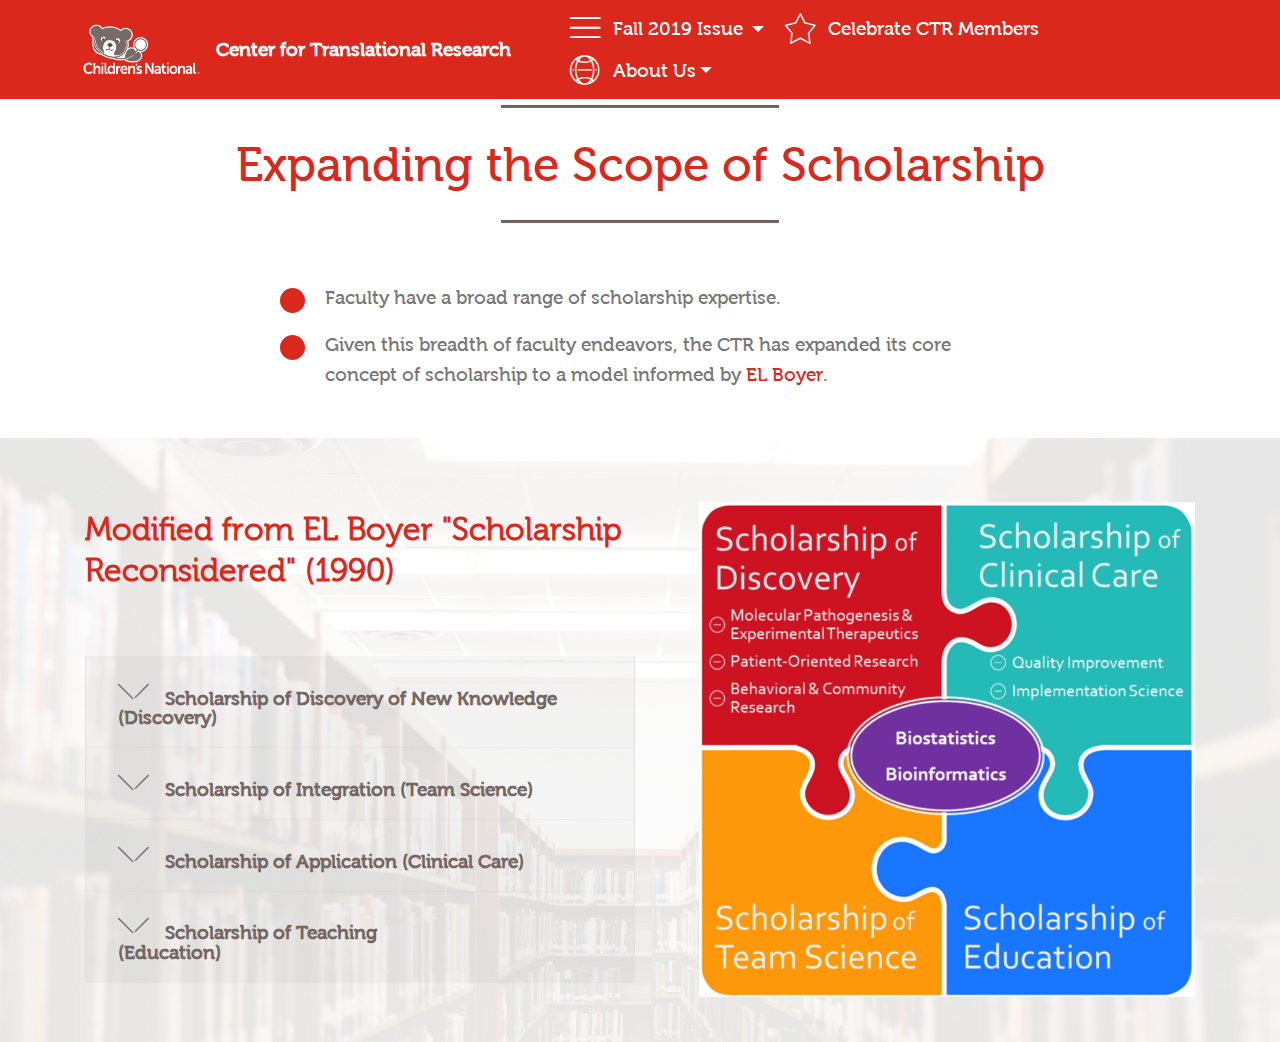
<file: BoyerModel.html>
<!DOCTYPE html>
<html  >
<head>
  <!-- Site made with Mobirise Website Builder v4.11.2, https://mobirise.com -->
  <meta charset="UTF-8">
  <meta http-equiv="X-UA-Compatible" content="IE=edge">
  <meta name="generator" content="Mobirise v4.11.2, mobirise.com">
  <meta name="viewport" content="width=device-width, initial-scale=1, minimum-scale=1">
  <link rel="shortcut icon" href="assets/images/cn-pr-grad-3c-cmyk-sm-062017-128x85.png" type="image/x-icon">
  <meta name="description" content="Web Maker Description">
  
  <title>BoyerModel</title>
  <link rel="stylesheet" href="assets/web/assets/mobirise-icons-bold/mobirise-icons-bold.css">
  <link rel="stylesheet" href="assets/web/assets/mobirise-icons/mobirise-icons.css">
  <link rel="stylesheet" href="assets/bootstrap/css/bootstrap.min.css">
  <link rel="stylesheet" href="assets/bootstrap/css/bootstrap-grid.min.css">
  <link rel="stylesheet" href="assets/bootstrap/css/bootstrap-reboot.min.css">
  <link rel="stylesheet" href="assets/dropdown/css/style.css">
  <link rel="stylesheet" href="assets/tether/tether.min.css">
  <link rel="stylesheet" href="assets/theme/css/style.css">
  <link href="assets/fonts/style.css" rel="stylesheet">
  <link rel="preload" as="style" href="assets/mobirise/css/mbr-additional.css"><link rel="stylesheet" href="assets/mobirise/css/mbr-additional.css" type="text/css">
  
  
  
</head>
<body>
  <section class="menu cid-qTkzRZLJNu" once="menu" id="menu1-1l">

    

    <nav class="navbar navbar-expand beta-menu navbar-dropdown align-items-center navbar-fixed-top navbar-toggleable-sm">
        <button class="navbar-toggler navbar-toggler-right" type="button" data-toggle="collapse" data-target="#navbarSupportedContent" aria-controls="navbarSupportedContent" aria-expanded="false" aria-label="Toggle navigation">
            <div class="hamburger">
                <span></span>
                <span></span>
                <span></span>
                <span></span>
            </div>
        </button>
        <div class="menu-logo">
            <div class="navbar-brand">
                <span class="navbar-logo">
                    <a href="https://childrensnational.org">
                         <img src="assets/images/logocnmcmedium-246x121.png" alt="Mobirise" title="" style="height: 3.8rem;">
                    </a>
                </span>
                <span class="navbar-caption-wrap"><a class="navbar-caption text-white display-4" href="https://childrensnational.org/research-and-education/center-for-translational-research" target="_blank">
                        Center for Translational Research</a></span>
            </div>
        </div>
        <div class="collapse navbar-collapse" id="navbarSupportedContent">
            <ul class="navbar-nav nav-dropdown nav-right" data-app-modern-menu="true"><li class="nav-item dropdown open">
                    <a class="nav-link link dropdown-toggle text-white display-4" href="https://childrensnational.org/research-and-education/center-for-translational-research" data-toggle="dropdown-submenu" aria-expanded="true" target="_blank"><span class="mbrib-menu mbr-iconfont mbr-iconfont-btn"></span>Fall 2019 Issue&nbsp;</a><div class="dropdown-menu"><a class="dropdown-item text-white display-4" href="index.html" target="_blank">Homepage<br></a><a class="dropdown-item text-white display-4" href="FacultyNews.html" target="_blank">Faculty News<br></a><a class="dropdown-item text-white display-4" href="AroundResearch.html" target="_blank">Around Research</a><a class="dropdown-item text-white display-4" href="NewCTRMembers.html" aria-expanded="false" target="_blank">New CTR Members</a><a class="dropdown-item text-white display-4" href="CTRSpotlight.html" target="_blank">Member Spotlight</a><a class="dropdown-item text-white display-4" href="Announcements.html" target="_blank">Announcements<br></a><a class="dropdown-item text-white display-4" href="ResearchResources.html" target="_blank">Research Resources<br></a><a class="dropdown-item text-white display-4" href="CTREvents.html" target="_blank">Upcoming Events<br></a><div class="dropdown"><a class="text-white dropdown-item dropdown-toggle display-4" href="https://childrensnational.org/research-and-education/center-for-translational-research" aria-expanded="false" target="_blank" data-toggle="dropdown-submenu">Archived Newsletters<br></a><div class="dropdown-menu dropdown-submenu"><a class="text-white dropdown-item display-4" href="assets/files/CTR_Connectors Corner_Spring 2019.pdf" aria-expanded="false" target="_blank">Spring 2019</a><a class="text-white dropdown-item display-4" href="assets/files/CTR_CC_Summer.2019.pdf" aria-expanded="false" target="_blank">Summer 2019</a></div></div></div>
                </li><li class="nav-item"><a class="nav-link link text-white display-4" href="CTRform.html" aria-expanded="false" target="_blank"><span class="mbri-star mbr-iconfont mbr-iconfont-btn"></span>Celebrate CTR Members</a></li><li class="nav-item dropdown">
                     <a class="nav-link link dropdown-toggle text-white display-4" href="https://childrensnational.org/research-and-education/center-for-translational-research" data-toggle="dropdown-submenu" aria-expanded="true"><span class="mbri-globe-2 mbr-iconfont mbr-iconfont-btn"></span>
                        
                        About Us</a><div class="dropdown-menu"><a class="dropdown-item text-white display-4" href="CTRLeadership.html" target="_blank">CTR Leadership</a><a class="dropdown-item text-white display-4" href="https://childrensnational.org/research-and-education/center-for-translational-research" target="_blank">CTR</a></div>
                </li></ul>
            
        </div>
    </nav>
</section>

<section class="engine"><a href="https://mobirise.info/e">how to make a site for free</a></section><section class="mbr-section article content9 cid-rBLZqZHvJg" id="content9-1r">
    
     

    <div class="container">
        <div class="inner-container" style="width: 100%;">
            <hr class="line" style="width: 25%;">
            <div class="section-text align-center mbr-fonts-style display-2">
                    Expanding the Scope of Scholarship</div>
            <hr class="line" style="width: 25%;">
        </div>
        </div>
</section>

<section class="mbr-section article content12 cid-rBLZUv9RxX" id="content12-1t">
     

    <div class="container">
        <div class="media-container-row">
            <div class="mbr-text counter-container col-12 col-md-8 mbr-fonts-style display-4">
                <ul>
                    <li>Faculty have a broad range of scholarship expertise. &nbsp;<a href="https://mobirise.co/">Try it now!</a></li>
                    <li>Given this breadth of faculty endeavors, the CTR has expanded its core concept of scholarship to a model informed by <a href="https://depts.washington.edu/gs630/Spring/Boyer.pdf" target="_blank" class="text-secondary">EL Boyer</a>.&nbsp;<a href="https://mobirise.co/">Try it now!</a><a href="https://mobirise.co/" style="font-size: 1.2rem; background-color: rgb(255, 255, 255);">ry it now!</a></li>
                </ul>
            </div>
        </div>
    </div>
</section>

<section class="accordion2 cid-rBLUH9vhpV" id="accordion2-1p">

    


    <div class="mbr-overlay" style="opacity: 0.9; background-color: rgb(255, 255, 255);">
    </div>
    <div class="container">
        <div class="media-container-row pt-5">
            <div class="accordion-content">
                
                <h3 class="mbr-section-subtitle pt-2 align-center mbr-light mbr-fonts-style display-5"><strong>
                    Modified from EL Boyer "Scholarship Reconsidered" (1990)</strong></h3>
                <div id="bootstrap-accordion_15" class="panel-group accordionStyles accordion pt-5 mt-3" role="tablist" aria-multiselectable="true">
                        <div class="card">
                            <div class="card-header" role="tab" id="headingOne">
                                <a role="button" class="collapsed panel-title text-black" data-toggle="collapse" data-core="" href="#collapse1_15" aria-expanded="false" aria-controls="collapse1">
                                    <h4 class="mbr-fonts-style display-4">
                                        <span class="sign mbr-iconfont mbri-arrow-down inactive"></span><strong>Scholarship of Discovery of New Knowledge <br>(Discovery)</strong></h4>
                                </a>
                            </div>
                            <div id="collapse1_15" class="panel-collapse noScroll collapse" role="tabpanel" aria-labelledby="headingOne" data-parent="#bootstrap-accordion_15">
                                <div class="panel-body p-4">
                                    <p class="mbr-fonts-style panel-text display-4">
                                       Establish new or revised theories, principles, knowledge, or creations.</p>
                                </div>
                            </div>
                        </div>
                
                        <div class="card">
                            <div class="card-header" role="tab" id="headingTwo">
                                <a role="button" class="collapsed panel-title text-black" data-toggle="collapse" data-core="" href="#collapse2_15" aria-expanded="false" aria-controls="collapse2">
                                    <h4 class="mbr-fonts-style mbr-fonts-style display-4">
                                        <span class="sign mbr-iconfont mbri-arrow-down inactive"></span><strong>Scholarship of Integration (Team Science)</strong></h4>
                                </a>
                                
                            </div>
                            <div id="collapse2_15" class="panel-collapse noScroll collapse" role="tabpanel" aria-labelledby="headingTwo" data-parent="#bootstrap-accordion_15">
                                <div class="panel-body p-4">
                                    <p class="mbr-fonts-style panel-text display-4">
                                       Brings together knowledge from two or more disciplines or fields to create new insights and understanding.</p>
                                </div>
                            </div>
                        </div>
                
                        <div class="card">
                            <div class="card-header" role="tab" id="headingThree">
                                <a role="button" class="collapsed panel-title text-black" data-toggle="collapse" data-core="" href="#collapse3_15" aria-expanded="false" aria-controls="collapse3">
                                    <h4 class="mbr-fonts-style display-4">
                                        <span class="sign mbr-iconfont mbri-arrow-down inactive"></span><strong>Scholarship of Application (Clinical Care)</strong></h4>
                                </a>
                            </div>
                            <div id="collapse3_15" class="panel-collapse noScroll collapse" role="tabpanel" aria-labelledby="headingThree" data-parent="#bootstrap-accordion_15">
                                <div class="panel-body p-4">
                                    <p class="mbr-fonts-style panel-text display-4">Uses knowledge to address clinical issue/problem with the intended goal of advancing clinical care.</p>
                                </div>
                            </div>
                        </div>
                
                        <div class="card">
                            <div class="card-header" role="tab" id="headingFour">
                                <a role="button" class="collapsed panel-title text-black" data-toggle="collapse" data-core="" href="#collapse4_15" aria-expanded="false" aria-controls="collapse4">
                                    <h4 class="mbr-fonts-style display-4">
                                        <span class="sign mbr-iconfont mbri-arrow-down inactive"></span><strong>Scholarship of Teaching<br>(Education)</strong></h4>
                                </a>
                            </div>
                            <div id="collapse4_15" class="panel-collapse noScroll collapse" role="tabpanel" aria-labelledby="headingFour" data-parent="#bootstrap-accordion_15">
                                <div class="panel-body p-4">
                                    <p class="mbr-fonts-style panel-text display-4">
                                       Develops the knowledge, skill, or ability of others.</p>
                                </div>
                            </div>
                        </div>
                
                        
                
                        
                </div>
            </div>
            <div class="mbr-figure" style="width: 96%;">
                    <img src="assets/images/boyermodel-1382x1382.png" alt="Mobirise" title="">
            </div>
        </div>
    </div>
</section>


  <script src="assets/popper/popper.min.js"></script>
  <script src="assets/web/assets/jquery/jquery.min.js"></script>
  <script src="assets/bootstrap/js/bootstrap.min.js"></script>
  <script src="assets/dropdown/js/nav-dropdown.js"></script>
  <script src="assets/dropdown/js/navbar-dropdown.js"></script>
  <script src="assets/touchswipe/jquery.touch-swipe.min.js"></script>
  <script src="assets/mbr-switch-arrow/mbr-switch-arrow.js"></script>
  <script src="assets/tether/tether.min.js"></script>
  <script src="assets/smoothscroll/smooth-scroll.js"></script>
  <script src="assets/theme/js/script.js"></script>
  
  
 <div id="scrollToTop" class="scrollToTop mbr-arrow-up"><a style="text-align: center;"><i class="mbr-arrow-up-icon mbr-arrow-up-icon-cm cm-icon cm-icon-smallarrow-up"></i></a></div>
  </body>
</html>
</file>
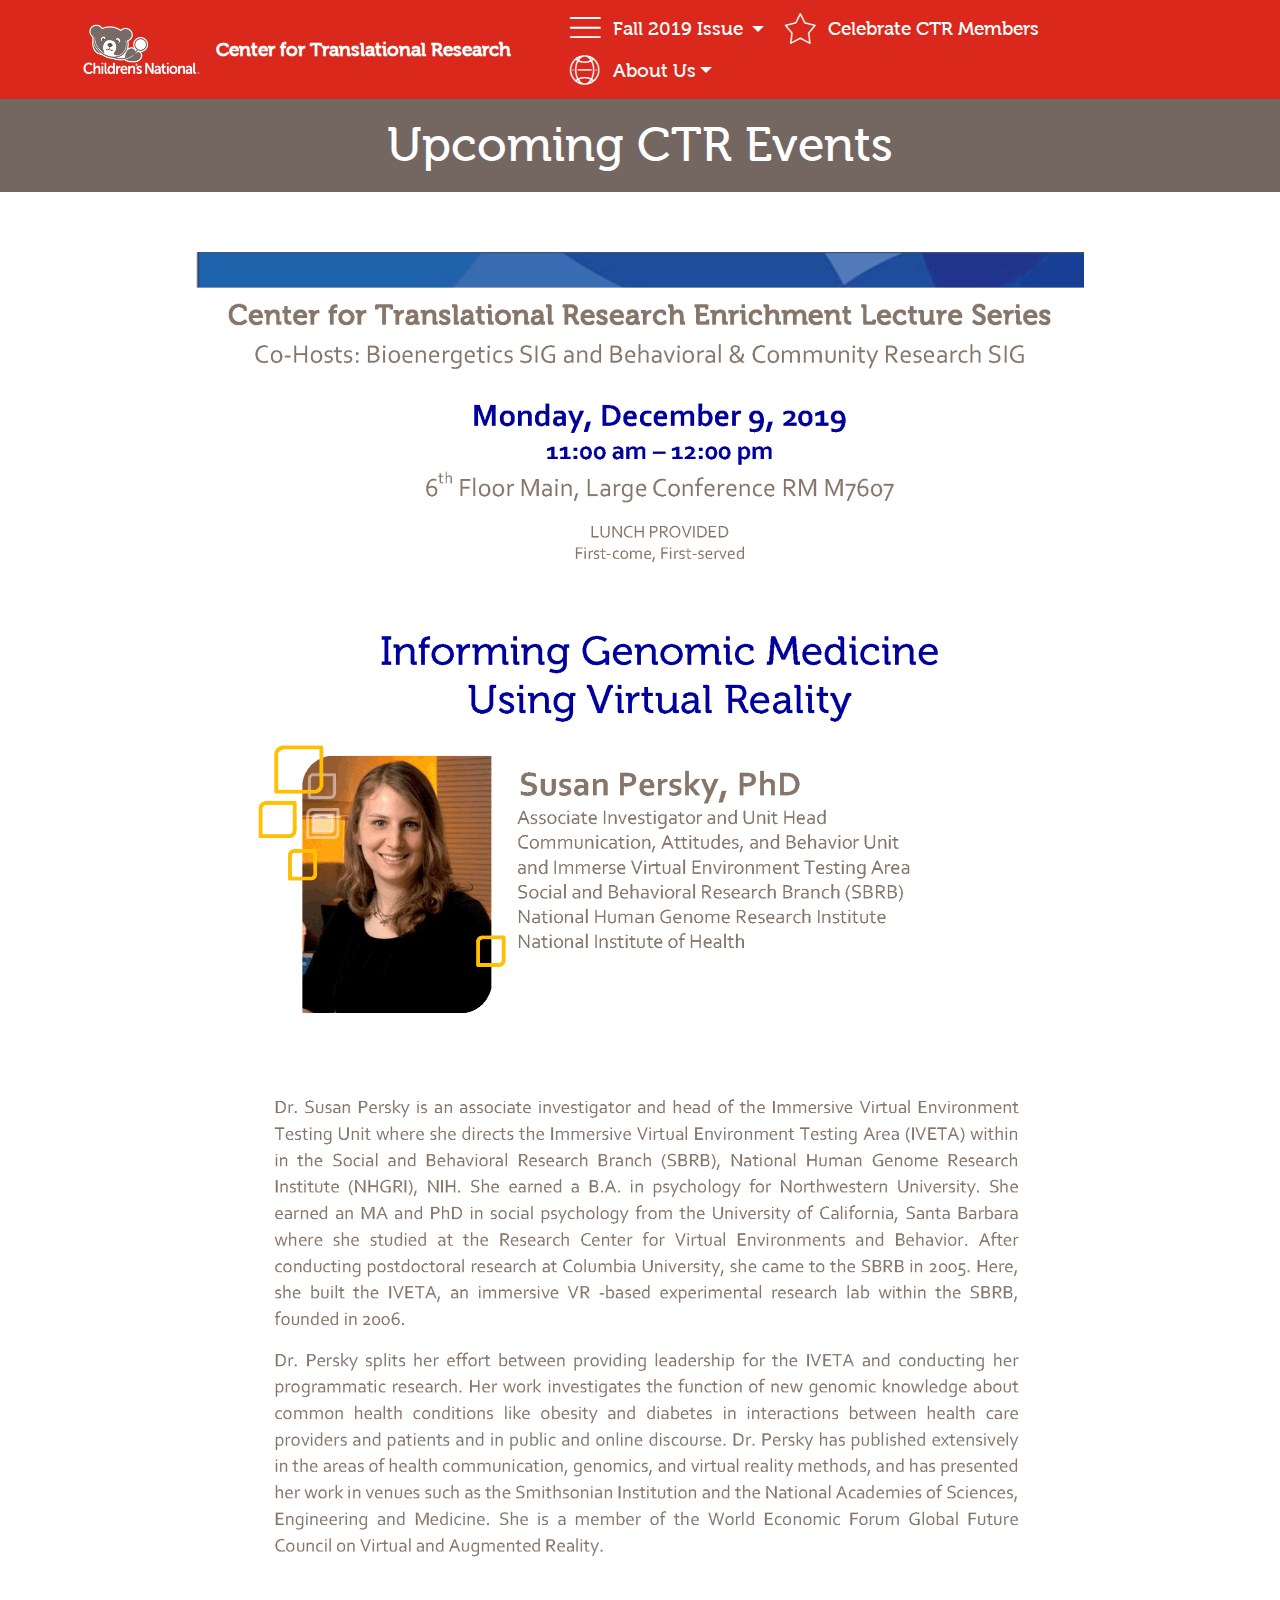
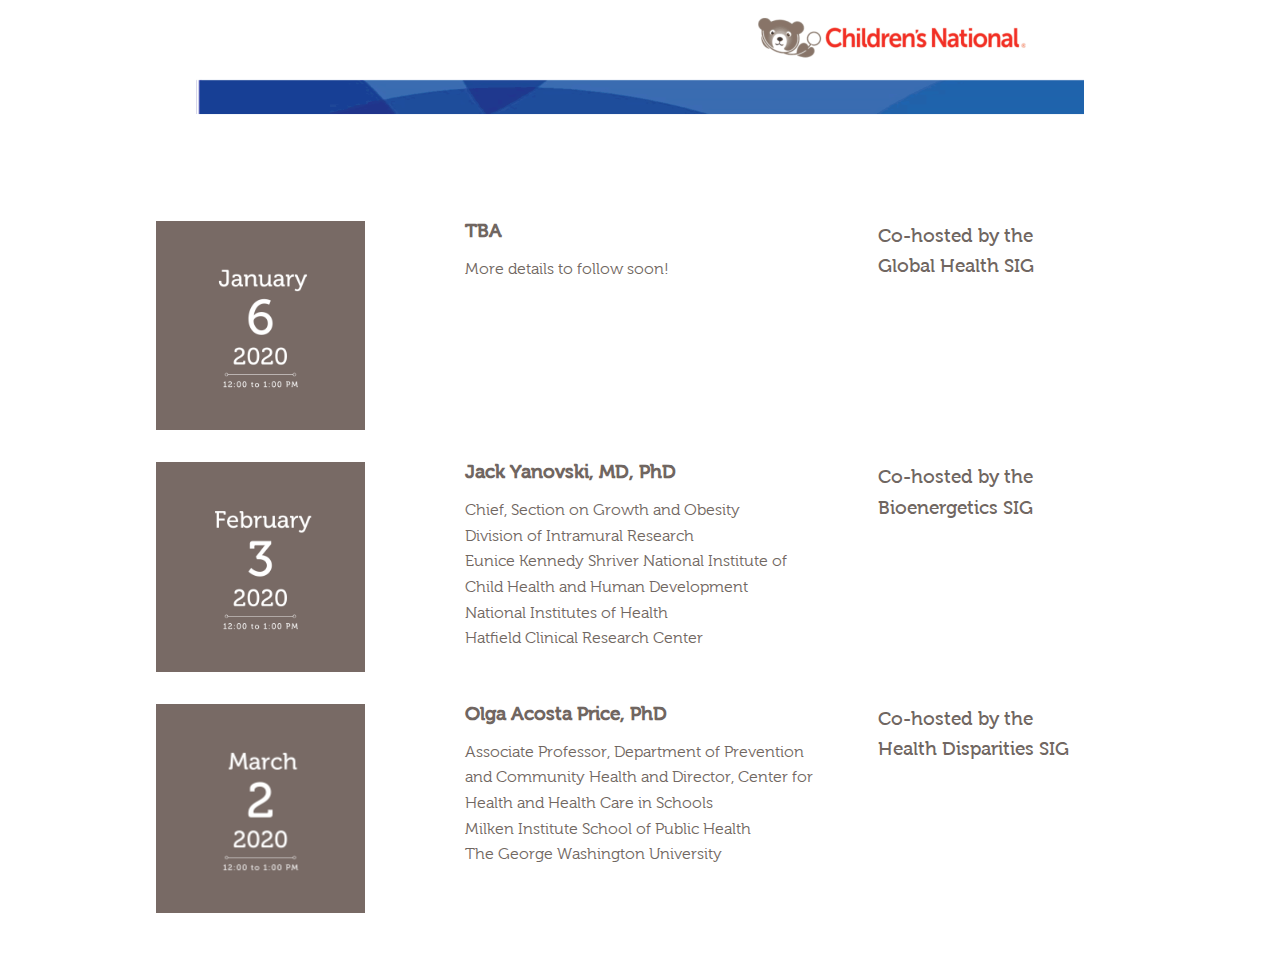
<file: CTREvents.html>
<!DOCTYPE html>
<html  >
<head>
  <!-- Site made with Mobirise Website Builder v4.11.2, https://mobirise.com -->
  <meta charset="UTF-8">
  <meta http-equiv="X-UA-Compatible" content="IE=edge">
  <meta name="generator" content="Mobirise v4.11.2, mobirise.com">
  <meta name="viewport" content="width=device-width, initial-scale=1, minimum-scale=1">
  <link rel="shortcut icon" href="assets/images/cn-pr-grad-3c-cmyk-sm-062017-128x85.png" type="image/x-icon">
  <meta name="description" content="Site Generator Description">
  
  <title>Upcoming Events</title>
  <link rel="stylesheet" href="assets/web/assets/mobirise-icons/mobirise-icons.css">
  <link rel="stylesheet" href="assets/web/assets/mobirise-icons-bold/mobirise-icons-bold.css">
  <link rel="stylesheet" href="assets/bootstrap/css/bootstrap.min.css">
  <link rel="stylesheet" href="assets/bootstrap/css/bootstrap-grid.min.css">
  <link rel="stylesheet" href="assets/bootstrap/css/bootstrap-reboot.min.css">
  <link rel="stylesheet" href="assets/tether/tether.min.css">
  <link rel="stylesheet" href="assets/dropdown/css/style.css">
  <link rel="stylesheet" href="assets/theme/css/style.css">
  <link href="assets/fonts/style.css" rel="stylesheet">
  <link rel="preload" as="style" href="assets/mobirise/css/mbr-additional.css"><link rel="stylesheet" href="assets/mobirise/css/mbr-additional.css" type="text/css">
  
  
  
</head>
<body>
  <section class="menu cid-qTkzRZLJNu" once="menu" id="menu1-3t">

    

    <nav class="navbar navbar-expand beta-menu navbar-dropdown align-items-center navbar-fixed-top navbar-toggleable-sm">
        <button class="navbar-toggler navbar-toggler-right" type="button" data-toggle="collapse" data-target="#navbarSupportedContent" aria-controls="navbarSupportedContent" aria-expanded="false" aria-label="Toggle navigation">
            <div class="hamburger">
                <span></span>
                <span></span>
                <span></span>
                <span></span>
            </div>
        </button>
        <div class="menu-logo">
            <div class="navbar-brand">
                <span class="navbar-logo">
                    <a href="https://childrensnational.org">
                         <img src="assets/images/logocnmcmedium-246x121.png" alt="Mobirise" title="" style="height: 3.8rem;">
                    </a>
                </span>
                <span class="navbar-caption-wrap"><a class="navbar-caption text-white display-4" href="https://childrensnational.org/research-and-education/center-for-translational-research" target="_blank">
                        Center for Translational Research</a></span>
            </div>
        </div>
        <div class="collapse navbar-collapse" id="navbarSupportedContent">
            <ul class="navbar-nav nav-dropdown nav-right" data-app-modern-menu="true"><li class="nav-item dropdown open">
                    <a class="nav-link link dropdown-toggle text-white display-4" href="https://childrensnational.org/research-and-education/center-for-translational-research" data-toggle="dropdown-submenu" aria-expanded="true" target="_blank"><span class="mbrib-menu mbr-iconfont mbr-iconfont-btn"></span>Fall 2019 Issue&nbsp;</a><div class="dropdown-menu"><a class="dropdown-item text-white display-4" href="index.html" target="_blank">Homepage<br></a><a class="dropdown-item text-white display-4" href="FacultyNews.html" target="_blank">Faculty News<br></a><a class="dropdown-item text-white display-4" href="AroundResearch.html" target="_blank">Around Research</a><a class="dropdown-item text-white display-4" href="NewCTRMembers.html" aria-expanded="false" target="_blank">New CTR Members</a><a class="dropdown-item text-white display-4" href="CTRSpotlight.html" target="_blank">Member Spotlight</a><a class="dropdown-item text-white display-4" href="Announcements.html" target="_blank">Announcements<br></a><a class="dropdown-item text-white display-4" href="ResearchResources.html" target="_blank">Research Resources<br></a><a class="dropdown-item text-white display-4" href="CTREvents.html" target="_blank">Upcoming Events<br></a><div class="dropdown"><a class="text-white dropdown-item dropdown-toggle display-4" href="https://childrensnational.org/research-and-education/center-for-translational-research" aria-expanded="false" target="_blank" data-toggle="dropdown-submenu">Archived Newsletters<br></a><div class="dropdown-menu dropdown-submenu"><a class="text-white dropdown-item display-4" href="assets/files/CTR_Connectors Corner_Spring 2019.pdf" aria-expanded="false" target="_blank">Spring 2019</a><a class="text-white dropdown-item display-4" href="assets/files/CTR_CC_Summer.2019.pdf" aria-expanded="false" target="_blank">Summer 2019</a></div></div></div>
                </li><li class="nav-item"><a class="nav-link link text-white display-4" href="CTRform.html" aria-expanded="false" target="_blank"><span class="mbri-star mbr-iconfont mbr-iconfont-btn"></span>Celebrate CTR Members</a></li><li class="nav-item dropdown">
                     <a class="nav-link link dropdown-toggle text-white display-4" href="https://childrensnational.org/research-and-education/center-for-translational-research" data-toggle="dropdown-submenu" aria-expanded="true"><span class="mbri-globe-2 mbr-iconfont mbr-iconfont-btn"></span>
                        
                        About Us</a><div class="dropdown-menu"><a class="dropdown-item text-white display-4" href="CTRLeadership.html" target="_blank">CTR Leadership</a><a class="dropdown-item text-white display-4" href="https://childrensnational.org/research-and-education/center-for-translational-research" target="_blank">CTR</a></div>
                </li></ul>
            
        </div>
    </nav>
</section>

<section class="engine"><a href="https://mobirise.info/t">free amp templates</a></section><section class="mbr-section content4 cid-rEkhn3yQp2" id="content4-3u">

    

    <div class="container">
        <div class="media-container-row">
            <div class="title col-12 col-md-8">
                <h2 class="align-center pb-3 mbr-fonts-style display-2">
                    Upcoming CTR Events</h2>
                
                
            </div>
        </div>
    </div>
</section>

<section class="cid-rEkhzO7Vyc" id="image3-3v">

    

    <figure class="mbr-figure container">
            <div class="image-block" style="width: 80%;">
                <img src="assets/images/susan-persky-phd-12-9-1776x2925.png" width="1400" alt="Mobirise" title="">
                
            </div>
    </figure>
</section>

<section class="services4 cid-rEkBXnuAhn" xmlns="http://www.w3.org/1999/html" id="services4-47">
    <!---->
    
    <!---->
    <!--Overlay-->
    
    <!--Container-->
    <div class="container">
        <div class="row">
            <!--Card-1-->
            <div class="card p-3 col-12">
                <div class="card-wrapper media-container-row media-container-row">
                    <div class="card-box">
                        <div class="row">
                            <div class="col-12 col-md-12 col-lg-4">
                                <div class="wrapper">
                                    <!--Image-->
                                    <div class="mbr-figure" style="width: 60%;">
                                        <img src="assets/images/2-524x524.png" alt="Mobirise" title="">
                                    </div>
                                </div>
                            </div>
                            <div class="col-12 col-md-7 col-lg-4">
                                <div class="wrapper col-left">
                                    <!--Title-->
                                    <h4 class="card-title mbr-fonts-style display-4"><strong>
                                        TBA</strong></h4>
                                    <!--Subtitle-->
                                    <p class="mbr-text mbr-fonts-style pt-3 display-7">More details to follow soon!<br></p>
                                </div>
                            </div>
                            <div class="col-12 col-md-5 col-lg-4">
                                <div class="wrapper border_wrapper">
                                    <!--Cost-->
                                    <p class="mbr-text mbr-fonts-style col-right mbr-black align-center display-4">
                                        Co-hosted by the <br>Global Health SIG
                                    </p>
                                    <!--Btn-->
                                    
                                </div>
                            </div>
                        </div>
                    </div>
                </div>
            </div>
            <!--Card-2-->
            <div class="card p-3 col-12">
                <div class="card-wrapper media-container-row media-container-row">
                    <div class="card-box">
                        <div class="row">
                            <div class="col-12 col-md-12 col-lg-4">
                                <div class="wrapper">
                                    <!--Image-->
                                    <div class="mbr-figure" style="width: 60%;">
                                        <img src="assets/images/3-524x524.png" alt="Mobirise" title="">
                                    </div>
                                </div>
                            </div>
                            <div class="col-12 col-md-7 col-lg-4">
                                <div class="wrapper col-left">
                                    <!--Title-->
                                    <h4 class="card-title mbr-fonts-style display-4"><strong>Jack Yanovski, MD, PhD</strong></h4>
                                    <!--Subtitle-->
                                    <p class="mbr-text mbr-fonts-style pt-3 display-7">Chief, Section on Growth and Obesity 
<br>Division of Intramural Research 
<br>Eunice Kennedy Shriver National Institute of Child Health and Human Development 
<br>National Institutes of Health 
<br>Hatfield Clinical Research Center&nbsp;</p>
                                </div>
                            </div>
                            <div class="col-12 col-md-5 col-lg-4">
                                <div class="wrapper border_wrapper">
                                    <!--Cost-->
                                    <p class="mbr-text mbr-fonts-style col-right mbr-black align-center display-4">
                                        Co-hosted by the <br>Bioenergetics SIG</p>
                                    <!--Btn-->
                                    
                                </div>
                            </div>
                        </div>
                    </div>
                </div>
            </div>
            <!--Card-3-->
            <div class="card p-3 col-12">
                <div class="card-wrapper media-container-row media-container-row">
                    <div class="card-box">
                        <div class="row">
                            <div class="col-12 col-md-12 col-lg-4">
                                <div class="wrapper">
                                    <!--Image-->
                                    <div class="mbr-figure" style="width: 60%;">
                                        <img src="assets/images/dates-1-420x420.png" alt="Mobirise" title="">
                                    </div>
                                </div>
                            </div>
                            <div class="col-12 col-md-7 col-lg-4">
                                <div class="wrapper col-left">
                                    <!--Title-->
                                    <h4 class="card-title mbr-fonts-style display-4"><strong>
                                        Olga Acosta Price, PhD</strong></h4>
                                    <!--Subtitle-->
                                    <p class="mbr-text mbr-fonts-style pt-3 display-7">Associate Professor, Department of Prevention and Community Health and Director, Center for Health and Health Care in Schools<br>Milken Institute School of Public Health<br>The George Washington University<br></p>
                                </div>
                            </div>
                            <div class="col-12 col-md-5 col-lg-4">
                                <div class="wrapper border_wrapper">
                                    <!--Cost-->
                                    <p class="mbr-text mbr-fonts-style col-right mbr-black align-center display-4">
                                        Co-hosted by the <br>Health Disparities SIG</p>
                                    <!--Btn-->
                                    
                                </div>
                            </div>
                        </div>
                    </div>
                </div>
            </div>
        </div>
    </div>
</section>


  <script src="assets/web/assets/jquery/jquery.min.js"></script>
  <script src="assets/popper/popper.min.js"></script>
  <script src="assets/bootstrap/js/bootstrap.min.js"></script>
  <script src="assets/tether/tether.min.js"></script>
  <script src="assets/smoothscroll/smooth-scroll.js"></script>
  <script src="assets/dropdown/js/nav-dropdown.js"></script>
  <script src="assets/dropdown/js/navbar-dropdown.js"></script>
  <script src="assets/touchswipe/jquery.touch-swipe.min.js"></script>
  <script src="assets/theme/js/script.js"></script>
  
  
 <div id="scrollToTop" class="scrollToTop mbr-arrow-up"><a style="text-align: center;"><i class="mbr-arrow-up-icon mbr-arrow-up-icon-cm cm-icon cm-icon-smallarrow-up"></i></a></div>
  </body>
</html>
</file>
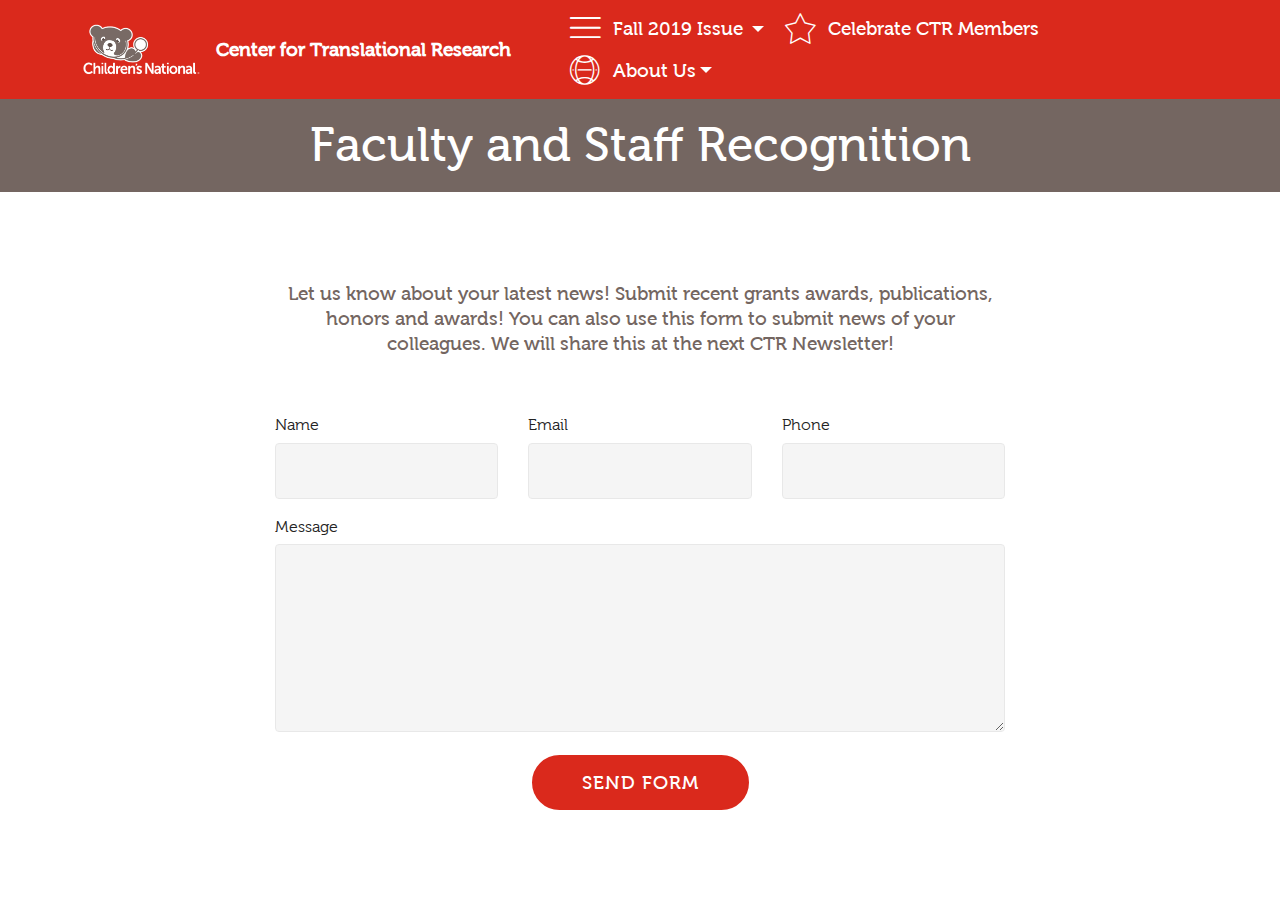
<file: CTRform.html>
<!DOCTYPE html>
<html  >
<head>
  <!-- Site made with Mobirise Website Builder v4.11.2, https://mobirise.com -->
  <meta charset="UTF-8">
  <meta http-equiv="X-UA-Compatible" content="IE=edge">
  <meta name="generator" content="Mobirise v4.11.2, mobirise.com">
  <meta name="viewport" content="width=device-width, initial-scale=1, minimum-scale=1">
  <link rel="shortcut icon" href="assets/images/cn-pr-grad-3c-cmyk-sm-062017-128x85.png" type="image/x-icon">
  <meta name="description" content="Web Page Maker Description">
  
  <title>CTR_AchievementForm</title>
  <link rel="stylesheet" href="assets/web/assets/mobirise-icons-bold/mobirise-icons-bold.css">
  <link rel="stylesheet" href="assets/web/assets/mobirise-icons/mobirise-icons.css">
  <link rel="stylesheet" href="assets/bootstrap/css/bootstrap.min.css">
  <link rel="stylesheet" href="assets/bootstrap/css/bootstrap-grid.min.css">
  <link rel="stylesheet" href="assets/bootstrap/css/bootstrap-reboot.min.css">
  <link rel="stylesheet" href="assets/tether/tether.min.css">
  <link rel="stylesheet" href="assets/dropdown/css/style.css">
  <link rel="stylesheet" href="assets/theme/css/style.css">
  <link href="assets/fonts/style.css" rel="stylesheet">
  <link rel="preload" as="style" href="assets/mobirise/css/mbr-additional.css"><link rel="stylesheet" href="assets/mobirise/css/mbr-additional.css" type="text/css">
  
  
  
</head>
<body>
  <section class="menu cid-qTkzRZLJNu" once="menu" id="menu1-1k">

    

    <nav class="navbar navbar-expand beta-menu navbar-dropdown align-items-center navbar-fixed-top navbar-toggleable-sm">
        <button class="navbar-toggler navbar-toggler-right" type="button" data-toggle="collapse" data-target="#navbarSupportedContent" aria-controls="navbarSupportedContent" aria-expanded="false" aria-label="Toggle navigation">
            <div class="hamburger">
                <span></span>
                <span></span>
                <span></span>
                <span></span>
            </div>
        </button>
        <div class="menu-logo">
            <div class="navbar-brand">
                <span class="navbar-logo">
                    <a href="https://childrensnational.org">
                         <img src="assets/images/logocnmcmedium-246x121.png" alt="Mobirise" title="" style="height: 3.8rem;">
                    </a>
                </span>
                <span class="navbar-caption-wrap"><a class="navbar-caption text-white display-4" href="https://childrensnational.org/research-and-education/center-for-translational-research" target="_blank">
                        Center for Translational Research</a></span>
            </div>
        </div>
        <div class="collapse navbar-collapse" id="navbarSupportedContent">
            <ul class="navbar-nav nav-dropdown nav-right" data-app-modern-menu="true"><li class="nav-item dropdown open">
                    <a class="nav-link link dropdown-toggle text-white display-4" href="https://childrensnational.org/research-and-education/center-for-translational-research" data-toggle="dropdown-submenu" aria-expanded="true" target="_blank"><span class="mbrib-menu mbr-iconfont mbr-iconfont-btn"></span>Fall 2019 Issue&nbsp;</a><div class="dropdown-menu"><a class="dropdown-item text-white display-4" href="index.html" target="_blank">Homepage<br></a><a class="dropdown-item text-white display-4" href="FacultyNews.html" target="_blank">Faculty News<br></a><a class="dropdown-item text-white display-4" href="AroundResearch.html" target="_blank">Around Research</a><a class="dropdown-item text-white display-4" href="NewCTRMembers.html" aria-expanded="false" target="_blank">New CTR Members</a><a class="dropdown-item text-white display-4" href="CTRSpotlight.html" target="_blank">Member Spotlight</a><a class="dropdown-item text-white display-4" href="Announcements.html" target="_blank">Announcements<br></a><a class="dropdown-item text-white display-4" href="ResearchResources.html" target="_blank">Research Resources<br></a><a class="dropdown-item text-white display-4" href="CTREvents.html" target="_blank">Upcoming Events<br></a><div class="dropdown"><a class="text-white dropdown-item dropdown-toggle display-4" href="https://childrensnational.org/research-and-education/center-for-translational-research" aria-expanded="false" target="_blank" data-toggle="dropdown-submenu">Archived Newsletters<br></a><div class="dropdown-menu dropdown-submenu"><a class="text-white dropdown-item display-4" href="assets/files/CTR_Connectors Corner_Spring 2019.pdf" aria-expanded="false" target="_blank">Spring 2019</a><a class="text-white dropdown-item display-4" href="assets/files/CTR_CC_Summer.2019.pdf" aria-expanded="false" target="_blank">Summer 2019</a></div></div></div>
                </li><li class="nav-item"><a class="nav-link link text-white display-4" href="CTRform.html" aria-expanded="false" target="_blank"><span class="mbri-star mbr-iconfont mbr-iconfont-btn"></span>Celebrate CTR Members</a></li><li class="nav-item dropdown">
                     <a class="nav-link link dropdown-toggle text-white display-4" href="https://childrensnational.org/research-and-education/center-for-translational-research" data-toggle="dropdown-submenu" aria-expanded="true"><span class="mbri-globe-2 mbr-iconfont mbr-iconfont-btn"></span>
                        
                        About Us</a><div class="dropdown-menu"><a class="dropdown-item text-white display-4" href="CTRLeadership.html" target="_blank">CTR Leadership</a><a class="dropdown-item text-white display-4" href="https://childrensnational.org/research-and-education/center-for-translational-research" target="_blank">CTR</a></div>
                </li></ul>
            
        </div>
    </nav>
</section>

<section class="engine"><a href="https://mobirise.info/s">free bootstrap themes</a></section><section class="mbr-section content4 cid-rDh8S9MgNt" id="content4-2t">

    

    <div class="container">
        <div class="media-container-row">
            <div class="title col-12 col-md-8">
                <h2 class="align-center pb-3 mbr-fonts-style display-2">
                    Faculty and Staff Recognition</h2>
                
                
            </div>
        </div>
    </div>
</section>

<section class="mbr-section form1 cid-rDh7GJwcqT" id="form1-2r">

    

    
    <div class="container">
        <div class="row justify-content-center">
            <div class="title col-12 col-lg-8">
                
                <h3 class="mbr-section-subtitle align-center mbr-light pb-3 mbr-fonts-style display-4">
                    Let us know about your latest news! Submit recent grants awards, publications, honors and awards! You can also use this form to submit news of your colleagues. We will share this at the next CTR Newsletter!</h3>
            </div>
        </div>
    </div>
    <div class="container">
        <div class="row justify-content-center">
            <div class="media-container-column col-lg-8" data-form-type="formoid">
                <!---Formbuilder Form--->
                <form action="https://mobirise.com/" method="POST" class="mbr-form form-with-styler" data-form-title="Mobirise Form"><input type="hidden" name="email" data-form-email="true" value="xYUxv0cpa7zn38gMMRtDHMs/CHHGUky8BaG+U+JwVPtxkpLIQ3jTvJCM5+7kkamCqiUPRu8nIe5AXnhtbbIqR8IwsdWHJqox89li8J0ZtuJNj0uJC1+3MwEarmQoaEvj">
                    <div class="row">
                        <div hidden="hidden" data-form-alert="" class="alert alert-success col-12">Thanks for filling out the form!</div>
                        <div hidden="hidden" data-form-alert-danger="" class="alert alert-danger col-12">
                        </div>
                    </div>
                    <div class="dragArea row">
                        <div class="col-md-4  form-group" data-for="name">
                            <label for="name-form1-2r" class="form-control-label mbr-fonts-style display-7">Name</label>
                            <input type="text" name="name" data-form-field="Name" required="required" class="form-control display-7" id="name-form1-2r">
                        </div>
                        <div class="col-md-4  form-group" data-for="email">
                            <label for="email-form1-2r" class="form-control-label mbr-fonts-style display-7">Email</label>
                            <input type="email" name="email" data-form-field="Email" required="required" class="form-control display-7" id="email-form1-2r">
                        </div>
                        <div data-for="phone" class="col-md-4  form-group">
                            <label for="phone-form1-2r" class="form-control-label mbr-fonts-style display-7">Phone</label>
                            <input type="tel" name="phone" data-form-field="Phone" class="form-control display-7" id="phone-form1-2r">
                        </div>
                        <div data-for="message" class="col-md-12 form-group">
                            <label for="message-form1-2r" class="form-control-label mbr-fonts-style display-7">Message</label>
                            <textarea name="message" data-form-field="Message" class="form-control display-7" id="message-form1-2r"></textarea>
                        </div>
                        <div class="col-md-12 input-group-btn align-center"><button type="submit" class="btn btn-form btn-secondary display-4">SEND FORM</button></div>
                    </div>
                </form><!---Formbuilder Form--->
            </div>
        </div>
    </div>
</section>


  <script src="assets/web/assets/jquery/jquery.min.js"></script>
  <script src="assets/popper/popper.min.js"></script>
  <script src="assets/bootstrap/js/bootstrap.min.js"></script>
  <script src="assets/tether/tether.min.js"></script>
  <script src="assets/dropdown/js/nav-dropdown.js"></script>
  <script src="assets/dropdown/js/navbar-dropdown.js"></script>
  <script src="assets/touchswipe/jquery.touch-swipe.min.js"></script>
  <script src="assets/smoothscroll/smooth-scroll.js"></script>
  <script src="assets/theme/js/script.js"></script>
  <script src="assets/formoid/formoid.min.js"></script>
  
  
 <div id="scrollToTop" class="scrollToTop mbr-arrow-up"><a style="text-align: center;"><i class="mbr-arrow-up-icon mbr-arrow-up-icon-cm cm-icon cm-icon-smallarrow-up"></i></a></div>
  </body>
</html>
</file>
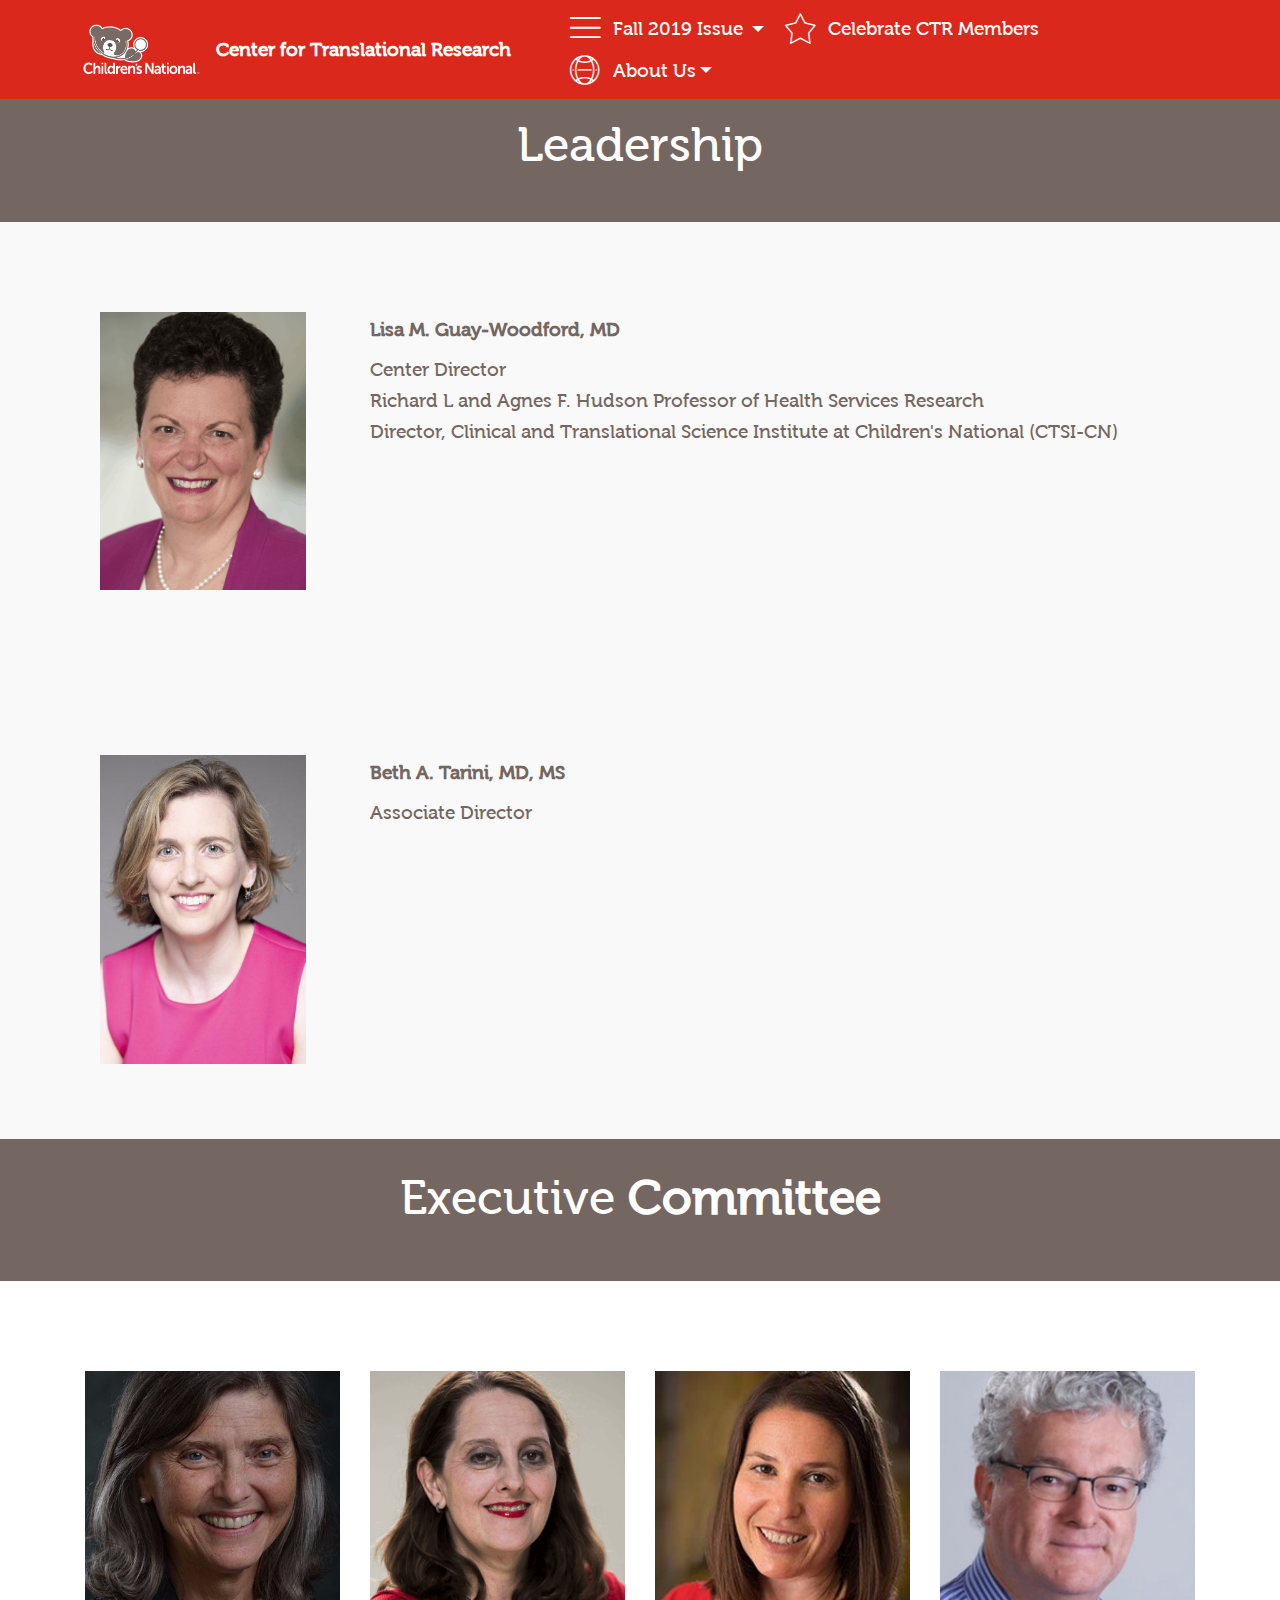
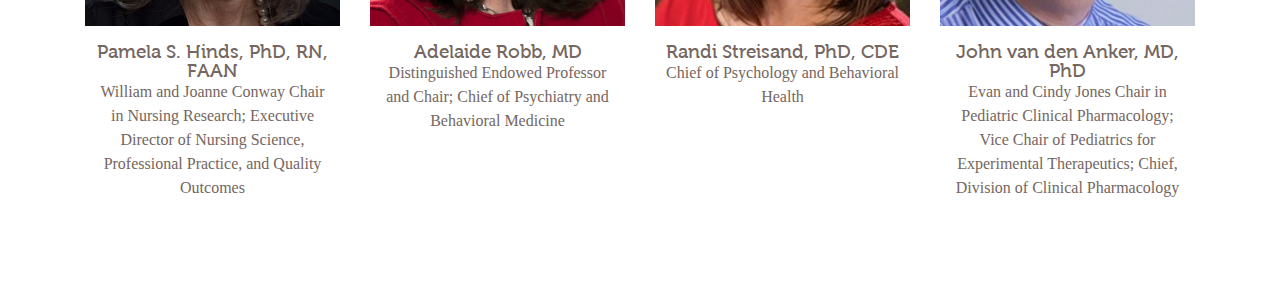
<file: CTRLeadership.html>
<!DOCTYPE html>
<html  >
<head>
  <!-- Site made with Mobirise Website Builder v4.11.2, https://mobirise.com -->
  <meta charset="UTF-8">
  <meta http-equiv="X-UA-Compatible" content="IE=edge">
  <meta name="generator" content="Mobirise v4.11.2, mobirise.com">
  <meta name="viewport" content="width=device-width, initial-scale=1, minimum-scale=1">
  <link rel="shortcut icon" href="assets/images/cn-pr-grad-3c-cmyk-sm-062017-128x85.png" type="image/x-icon">
  <meta name="description" content="Website Maker Description">
  
  <title>CTR_Leadership</title>
  <link rel="stylesheet" href="assets/web/assets/mobirise-icons-bold/mobirise-icons-bold.css">
  <link rel="stylesheet" href="assets/web/assets/mobirise-icons/mobirise-icons.css">
  <link rel="stylesheet" href="assets/bootstrap/css/bootstrap.min.css">
  <link rel="stylesheet" href="assets/bootstrap/css/bootstrap-grid.min.css">
  <link rel="stylesheet" href="assets/bootstrap/css/bootstrap-reboot.min.css">
  <link rel="stylesheet" href="assets/tether/tether.min.css">
  <link rel="stylesheet" href="assets/dropdown/css/style.css">
  <link rel="stylesheet" href="assets/socicon/css/styles.css">
  <link rel="stylesheet" href="assets/theme/css/style.css">
  <link href="assets/fonts/style.css" rel="stylesheet">
  <link rel="preload" as="style" href="assets/mobirise/css/mbr-additional.css"><link rel="stylesheet" href="assets/mobirise/css/mbr-additional.css" type="text/css">
  
  
  
</head>
<body>
  <section class="menu cid-qTkzRZLJNu" once="menu" id="menu1-10">

    

    <nav class="navbar navbar-expand beta-menu navbar-dropdown align-items-center navbar-fixed-top navbar-toggleable-sm">
        <button class="navbar-toggler navbar-toggler-right" type="button" data-toggle="collapse" data-target="#navbarSupportedContent" aria-controls="navbarSupportedContent" aria-expanded="false" aria-label="Toggle navigation">
            <div class="hamburger">
                <span></span>
                <span></span>
                <span></span>
                <span></span>
            </div>
        </button>
        <div class="menu-logo">
            <div class="navbar-brand">
                <span class="navbar-logo">
                    <a href="https://childrensnational.org">
                         <img src="assets/images/logocnmcmedium-246x121.png" alt="Mobirise" title="" style="height: 3.8rem;">
                    </a>
                </span>
                <span class="navbar-caption-wrap"><a class="navbar-caption text-white display-4" href="https://childrensnational.org/research-and-education/center-for-translational-research" target="_blank">
                        Center for Translational Research</a></span>
            </div>
        </div>
        <div class="collapse navbar-collapse" id="navbarSupportedContent">
            <ul class="navbar-nav nav-dropdown nav-right" data-app-modern-menu="true"><li class="nav-item dropdown open">
                    <a class="nav-link link dropdown-toggle text-white display-4" href="https://childrensnational.org/research-and-education/center-for-translational-research" data-toggle="dropdown-submenu" aria-expanded="true" target="_blank"><span class="mbrib-menu mbr-iconfont mbr-iconfont-btn"></span>Fall 2019 Issue&nbsp;</a><div class="dropdown-menu"><a class="dropdown-item text-white display-4" href="index.html" target="_blank">Homepage<br></a><a class="dropdown-item text-white display-4" href="FacultyNews.html" target="_blank">Faculty News<br></a><a class="dropdown-item text-white display-4" href="AroundResearch.html" target="_blank">Around Research</a><a class="dropdown-item text-white display-4" href="NewCTRMembers.html" aria-expanded="false" target="_blank">New CTR Members</a><a class="dropdown-item text-white display-4" href="CTRSpotlight.html" target="_blank">Member Spotlight</a><a class="dropdown-item text-white display-4" href="Announcements.html" target="_blank">Announcements<br></a><a class="dropdown-item text-white display-4" href="ResearchResources.html" target="_blank">Research Resources<br></a><a class="dropdown-item text-white display-4" href="CTREvents.html" target="_blank">Upcoming Events<br></a><div class="dropdown"><a class="text-white dropdown-item dropdown-toggle display-4" href="https://childrensnational.org/research-and-education/center-for-translational-research" aria-expanded="false" target="_blank" data-toggle="dropdown-submenu">Archived Newsletters<br></a><div class="dropdown-menu dropdown-submenu"><a class="text-white dropdown-item display-4" href="assets/files/CTR_Connectors Corner_Spring 2019.pdf" aria-expanded="false" target="_blank">Spring 2019</a><a class="text-white dropdown-item display-4" href="assets/files/CTR_CC_Summer.2019.pdf" aria-expanded="false" target="_blank">Summer 2019</a></div></div></div>
                </li><li class="nav-item"><a class="nav-link link text-white display-4" href="CTRform.html" aria-expanded="false" target="_blank"><span class="mbri-star mbr-iconfont mbr-iconfont-btn"></span>Celebrate CTR Members</a></li><li class="nav-item dropdown">
                     <a class="nav-link link dropdown-toggle text-white display-4" href="https://childrensnational.org/research-and-education/center-for-translational-research" data-toggle="dropdown-submenu" aria-expanded="true"><span class="mbri-globe-2 mbr-iconfont mbr-iconfont-btn"></span>
                        
                        About Us</a><div class="dropdown-menu"><a class="dropdown-item text-white display-4" href="CTRLeadership.html" target="_blank">CTR Leadership</a><a class="dropdown-item text-white display-4" href="https://childrensnational.org/research-and-education/center-for-translational-research" target="_blank">CTR</a></div>
                </li></ul>
            
        </div>
    </nav>
</section>

<section class="engine"><a href="https://mobirise.info/k">develop free website</a></section><section class="mbr-section content4 cid-rBXvpV2Syo" id="content4-1z">

    

    <div class="container">
        <div class="media-container-row">
            <div class="title col-12 col-md-8">
                <h2 class="align-center pb-3 mbr-fonts-style display-2">
                    Leadership</h2>
                
                
            </div>
        </div>
    </div>
</section>

<section class="services2 cid-rBX0SGFew5" id="services2-1y">
    <!---->
    
    <!---->
    <!--Overlay-->
    
    <!--Container-->
    <div class="container">
        <div class="col-md-12">
            <div class="media-container-row">
                <div class="mbr-figure" style="width: 25%;">
                    <img src="assets/images/guay-woodford-l-3-525x525.png" alt="Mobirise" title="">
                </div>
                <div class="align-left aside-content">
                    <h2 class="mbr-title pt-2 mbr-fonts-style display-4"><strong>
                        Lisa M. Guay-Woodford, MD</strong></h2>
                    <div class="mbr-section-text">
                        <p class="mbr-text text1 pt-2 mbr-light mbr-fonts-style display-4">
                            Center Director<br>Richard L and Agnes F. Hudson Professor of Health Services Research
<br>Director, Clinical and Translational Science Institute at Children's National (CTSI-CN)<br></p>
                        
                    </div>
                    <!--Btn-->
                    
                </div>
            </div>
        </div>
    </div>
</section>

<section class="services2 cid-rBX0hnNLCX" id="services2-1x">
    <!---->
    
    <!---->
    <!--Overlay-->
    
    <!--Container-->
    <div class="container">
        <div class="col-md-12">
            <div class="media-container-row">
                <div class="mbr-figure" style="width: 25%;">
                    <img src="assets/images/beth-anne-tarini-1-412x618.jpeg" alt="Mobirise" title="">
                </div>
                <div class="align-left aside-content">
                    <h2 class="mbr-title pt-2 mbr-fonts-style display-4"><strong>
                        Beth A. Tarini, MD, MS</strong><br></h2>
                    <div class="mbr-section-text">
                        <p class="mbr-text text1 pt-2 mbr-light mbr-fonts-style display-4">
                            Associate Director<br><br></p>
                        
                    </div>
                    <!--Btn-->
                    
                </div>
            </div>
        </div>
    </div>
</section>

<section class="header1 cid-rBZcUy69M6" id="header16-1e">

    

    

    <div class="container">
        <div class="row justify-content-md-center">
            <div class="col-md-10 align-center">
                <h1 class="mbr-section-title mbr-bold pb-3 mbr-fonts-style display-2"><span style="font-weight: normal;">
                    Executive </span>Committee</h1>
                
                
                
            </div>
        </div>
    </div>

</section>

<section class="team1 cid-rBzYSU9XD6" id="team1-18">
    
    
    
    <div class="container align-center">
        
        
        <div class="row media-row">
            
        <div class="team-item col-lg-3 col-md-6">
                <div class="item-image">
                    <img src="assets/images/pam-hinds-cnmc-510x766.jpeg" alt="" title="">
                </div>
                <div class="item-caption py-3">
                    <div class="item-name px-2">
                        <p class="mbr-fonts-style display-4">
                           Pamela S. Hinds, PhD, RN, FAAN</p>
                    </div>
                    <div class="item-role px-2">
                        <p>William and Joanne Conway Chair in Nursing Research; Executive Director of Nursing Science, Professional Practice, and Quality Outcomes</p>
                    </div>
                    
                </div>
            </div><div class="team-item col-lg-3 col-md-6">
                <div class="item-image">
                    <img src="assets/images/robb-a-3-510x510.png" alt="" title="">
                </div>
                <div class="item-caption py-3">
                    <div class="item-name px-2">
                        <p class="mbr-fonts-style display-4">Adelaide Robb, MD<br></p>
                    </div>
                    <div class="item-role px-2">
                        <p>Distinguished Endowed Professor and Chair; Chief of Psychiatry and Behavioral Medicine<br></p>
                    </div>
                    
                </div>
            </div><div class="team-item col-lg-3 col-md-6">
                <div class="item-image">
                    <img src="assets/images/randi-streisand-1-300x400.jpeg" alt="" title="">
                </div>
                <div class="item-caption py-3">
                    <div class="item-name px-2">
                        <p class="mbr-fonts-style display-4">
                           Randi Streisand, PhD, CDE</p>
                    </div>
                    <div class="item-role px-2">
                        <p>Chief of Psychology and Behavioral Health</p>
                    </div>
                    
                </div>
            </div><div class="team-item col-lg-3 col-md-6">
                <div class="item-image">
                    <img src="assets/images/johannes-2-325x325.jpeg" alt="" title="">
                </div>
                <div class="item-caption py-3">
                    <div class="item-name px-2">
                        <p class="mbr-fonts-style display-4">
                           John van den Anker, MD, PhD</p>
                    </div>
                    <div class="item-role px-2">
                        <p>Evan and Cindy Jones Chair in Pediatric Clinical Pharmacology; Vice Chair of Pediatrics for Experimental Therapeutics; Chief, Division of Clinical Pharmacology</p>
                    </div>
                    
                </div>
            </div></div>    
    </div>
</section>


  <script src="assets/web/assets/jquery/jquery.min.js"></script>
  <script src="assets/popper/popper.min.js"></script>
  <script src="assets/bootstrap/js/bootstrap.min.js"></script>
  <script src="assets/tether/tether.min.js"></script>
  <script src="assets/dropdown/js/nav-dropdown.js"></script>
  <script src="assets/dropdown/js/navbar-dropdown.js"></script>
  <script src="assets/touchswipe/jquery.touch-swipe.min.js"></script>
  <script src="assets/smoothscroll/smooth-scroll.js"></script>
  <script src="assets/theme/js/script.js"></script>
  
  
 <div id="scrollToTop" class="scrollToTop mbr-arrow-up"><a style="text-align: center;"><i class="mbr-arrow-up-icon mbr-arrow-up-icon-cm cm-icon cm-icon-smallarrow-up"></i></a></div>
  </body>
</html>
</file>
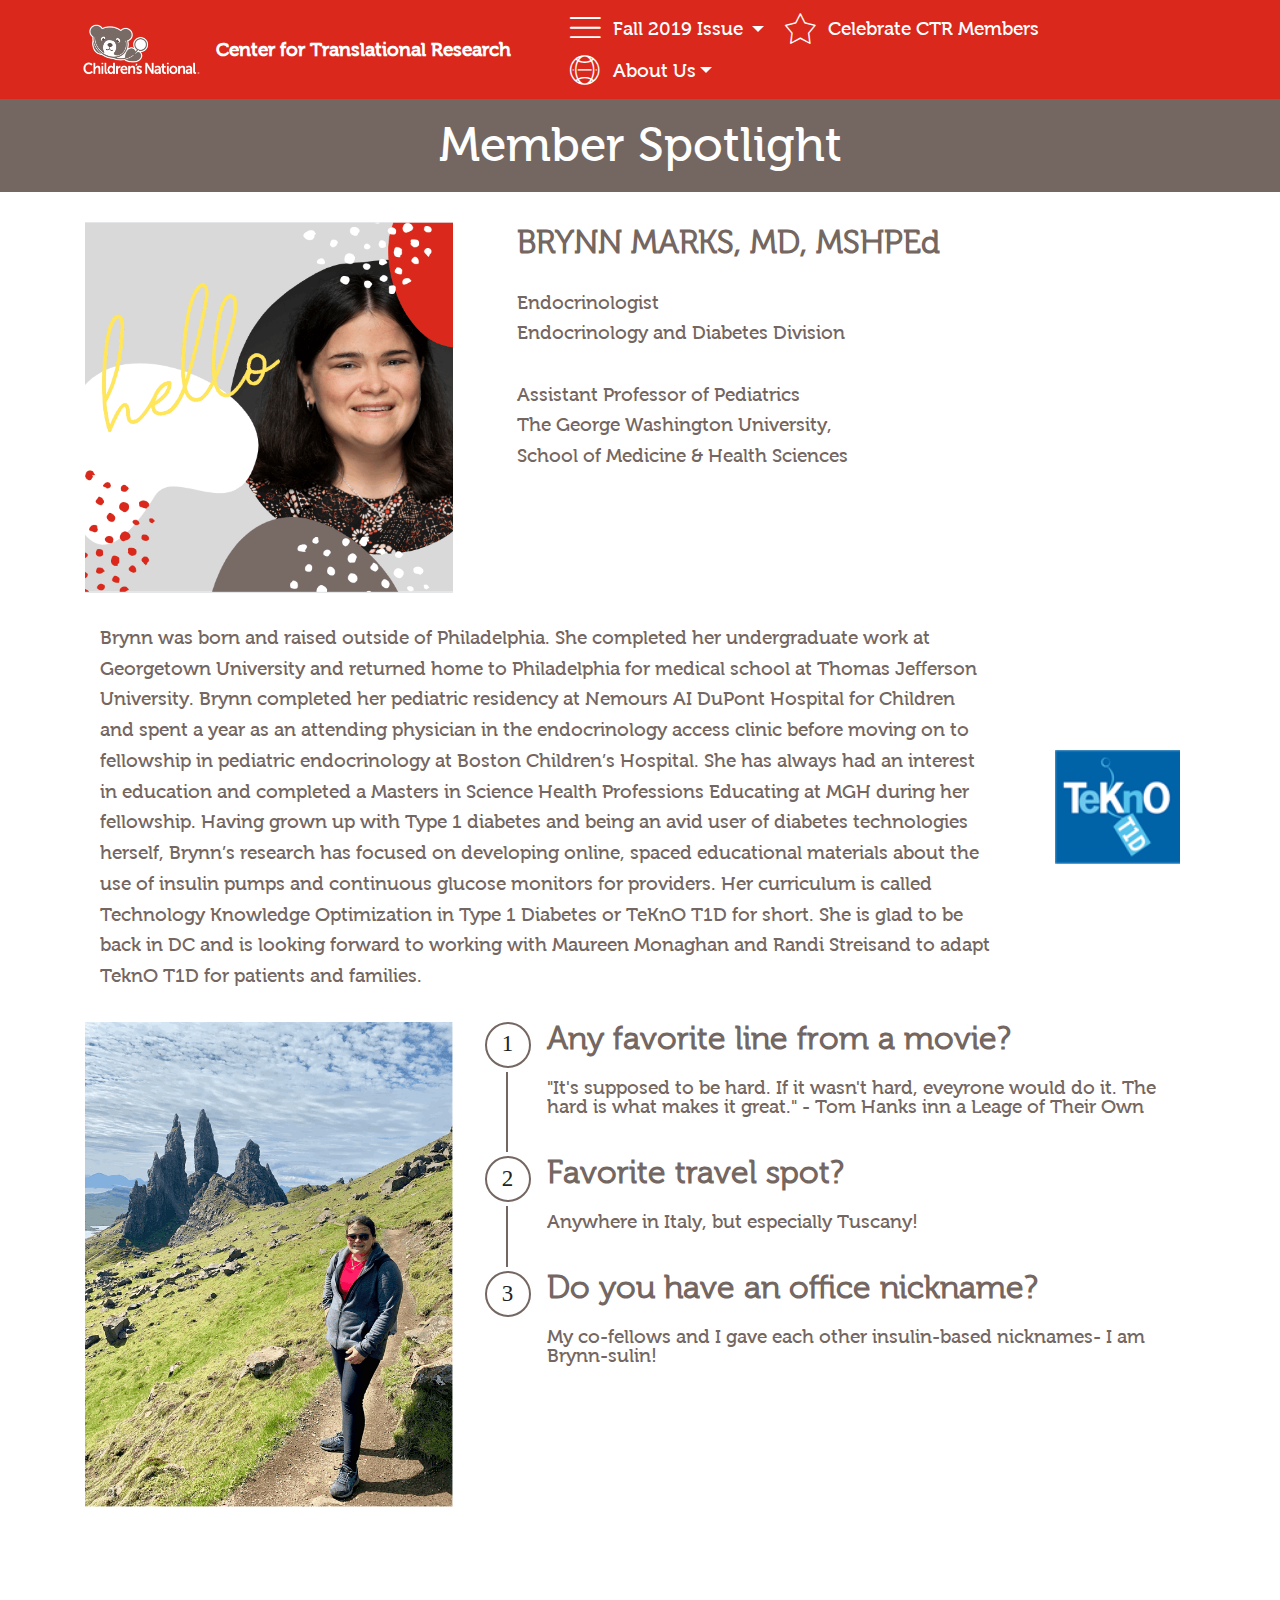
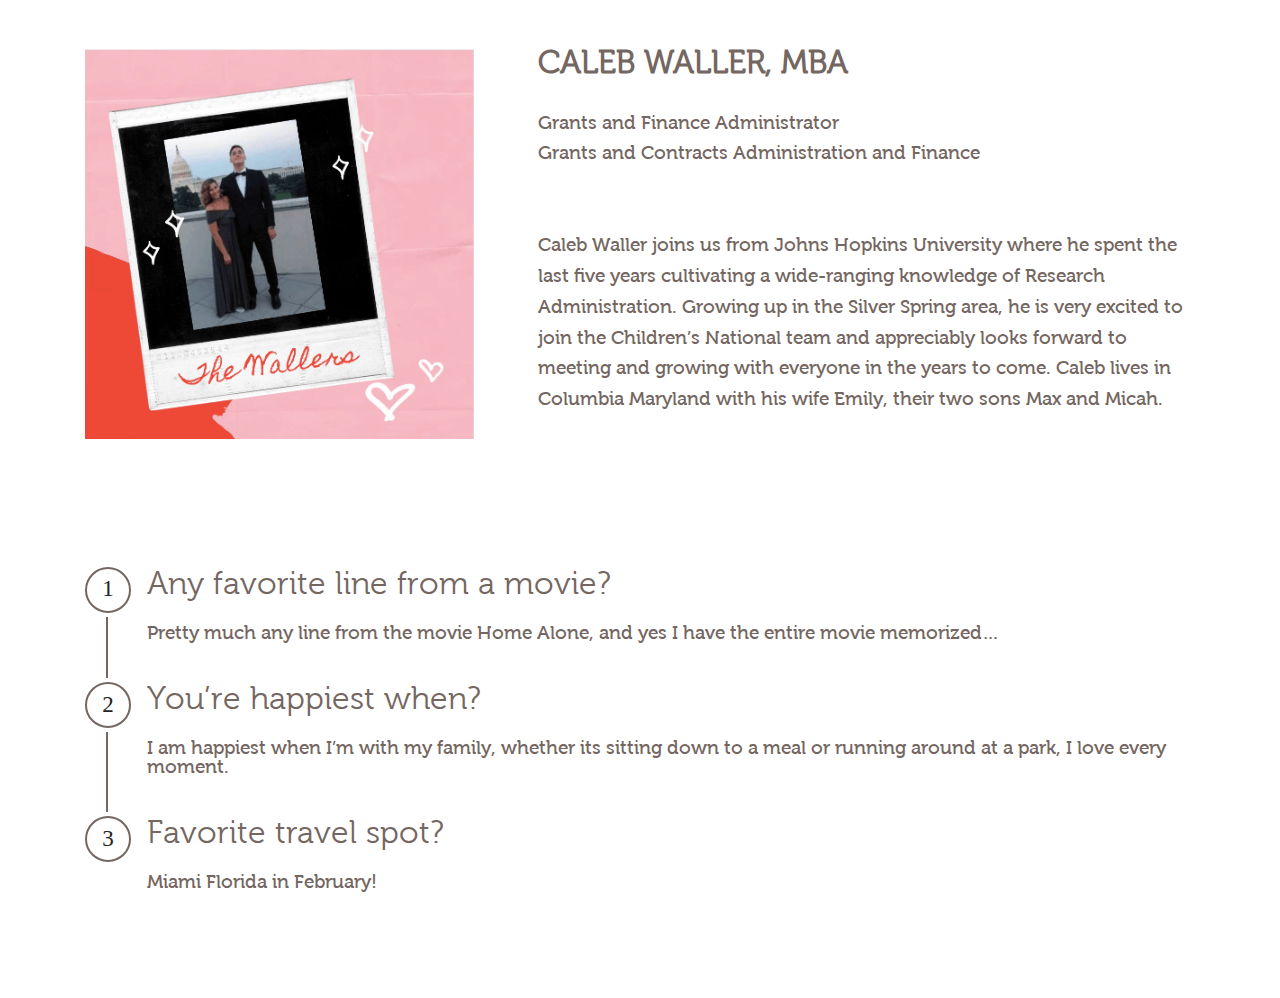
<file: CTRSpotlight.html>
<!DOCTYPE html>
<html  >
<head>
  <!-- Site made with Mobirise Website Builder v4.11.2, https://mobirise.com -->
  <meta charset="UTF-8">
  <meta http-equiv="X-UA-Compatible" content="IE=edge">
  <meta name="generator" content="Mobirise v4.11.2, mobirise.com">
  <meta name="viewport" content="width=device-width, initial-scale=1, minimum-scale=1">
  <link rel="shortcut icon" href="assets/images/cn-pr-grad-3c-cmyk-sm-062017-128x85.png" type="image/x-icon">
  <meta name="description" content="Web Page Maker Description">
  
  <title>MemberSpotlight</title>
  <link rel="stylesheet" href="assets/web/assets/mobirise-icons/mobirise-icons.css">
  <link rel="stylesheet" href="assets/web/assets/mobirise-icons-bold/mobirise-icons-bold.css">
  <link rel="stylesheet" href="assets/bootstrap/css/bootstrap.min.css">
  <link rel="stylesheet" href="assets/bootstrap/css/bootstrap-grid.min.css">
  <link rel="stylesheet" href="assets/bootstrap/css/bootstrap-reboot.min.css">
  <link rel="stylesheet" href="assets/tether/tether.min.css">
  <link rel="stylesheet" href="assets/dropdown/css/style.css">
  <link rel="stylesheet" href="assets/theme/css/style.css">
  <link href="assets/fonts/style.css" rel="stylesheet">
  <link rel="preload" as="style" href="assets/mobirise/css/mbr-additional.css"><link rel="stylesheet" href="assets/mobirise/css/mbr-additional.css" type="text/css">
  
  
  
</head>
<body>
  <section class="menu cid-qTkzRZLJNu" once="menu" id="menu1-1i">

    

    <nav class="navbar navbar-expand beta-menu navbar-dropdown align-items-center navbar-fixed-top navbar-toggleable-sm">
        <button class="navbar-toggler navbar-toggler-right" type="button" data-toggle="collapse" data-target="#navbarSupportedContent" aria-controls="navbarSupportedContent" aria-expanded="false" aria-label="Toggle navigation">
            <div class="hamburger">
                <span></span>
                <span></span>
                <span></span>
                <span></span>
            </div>
        </button>
        <div class="menu-logo">
            <div class="navbar-brand">
                <span class="navbar-logo">
                    <a href="https://childrensnational.org">
                         <img src="assets/images/logocnmcmedium-246x121.png" alt="Mobirise" title="" style="height: 3.8rem;">
                    </a>
                </span>
                <span class="navbar-caption-wrap"><a class="navbar-caption text-white display-4" href="https://childrensnational.org/research-and-education/center-for-translational-research" target="_blank">
                        Center for Translational Research</a></span>
            </div>
        </div>
        <div class="collapse navbar-collapse" id="navbarSupportedContent">
            <ul class="navbar-nav nav-dropdown nav-right" data-app-modern-menu="true"><li class="nav-item dropdown open">
                    <a class="nav-link link dropdown-toggle text-white display-4" href="https://childrensnational.org/research-and-education/center-for-translational-research" data-toggle="dropdown-submenu" aria-expanded="true" target="_blank"><span class="mbrib-menu mbr-iconfont mbr-iconfont-btn"></span>Fall 2019 Issue&nbsp;</a><div class="dropdown-menu"><a class="dropdown-item text-white display-4" href="index.html" target="_blank">Homepage<br></a><a class="dropdown-item text-white display-4" href="FacultyNews.html" target="_blank">Faculty News<br></a><a class="dropdown-item text-white display-4" href="AroundResearch.html" target="_blank">Around Research</a><a class="dropdown-item text-white display-4" href="NewCTRMembers.html" aria-expanded="false" target="_blank">New CTR Members</a><a class="dropdown-item text-white display-4" href="CTRSpotlight.html" target="_blank">Member Spotlight</a><a class="dropdown-item text-white display-4" href="Announcements.html" target="_blank">Announcements<br></a><a class="dropdown-item text-white display-4" href="ResearchResources.html" target="_blank">Research Resources<br></a><a class="dropdown-item text-white display-4" href="CTREvents.html" target="_blank">Upcoming Events<br></a><div class="dropdown"><a class="text-white dropdown-item dropdown-toggle display-4" href="https://childrensnational.org/research-and-education/center-for-translational-research" aria-expanded="false" target="_blank" data-toggle="dropdown-submenu">Archived Newsletters<br></a><div class="dropdown-menu dropdown-submenu"><a class="text-white dropdown-item display-4" href="assets/files/CTR_Connectors Corner_Spring 2019.pdf" aria-expanded="false" target="_blank">Spring 2019</a><a class="text-white dropdown-item display-4" href="assets/files/CTR_CC_Summer.2019.pdf" aria-expanded="false" target="_blank">Summer 2019</a></div></div></div>
                </li><li class="nav-item"><a class="nav-link link text-white display-4" href="CTRform.html" aria-expanded="false" target="_blank"><span class="mbri-star mbr-iconfont mbr-iconfont-btn"></span>Celebrate CTR Members</a></li><li class="nav-item dropdown">
                     <a class="nav-link link dropdown-toggle text-white display-4" href="https://childrensnational.org/research-and-education/center-for-translational-research" data-toggle="dropdown-submenu" aria-expanded="true"><span class="mbri-globe-2 mbr-iconfont mbr-iconfont-btn"></span>
                        
                        About Us</a><div class="dropdown-menu"><a class="dropdown-item text-white display-4" href="CTRLeadership.html" target="_blank">CTR Leadership</a><a class="dropdown-item text-white display-4" href="https://childrensnational.org/research-and-education/center-for-translational-research" target="_blank">CTR</a></div>
                </li></ul>
            
        </div>
    </nav>
</section>

<section class="engine"><a href="https://mobirise.info/b">create a site</a></section><section class="mbr-section content4 cid-rCxfQTNYI6" id="content4-1s">

    

    <div class="container">
        <div class="media-container-row">
            <div class="title col-12 col-md-8">
                <h2 class="align-center pb-3 mbr-fonts-style display-2">Member Spotlight</h2>
                
                
            </div>
        </div>
    </div>
</section>

<section class="header3 cid-rCxAIjRI9q" id="header3-25">

    

    

    <div class="container">
        <div class="media-container-row">
            <div class="mbr-figure" style="width: 60%;">
                <img src="assets/images/brynn-566x571.png" alt="Mobirise" title="">
            </div>

            <div class="media-content">
                
                <h3 class="mbr-section-subtitle align-left mbr-white mbr-light pb-3 mbr-fonts-style display-5"><strong>
                    BRYNN MARKS, MD, MSHPEd</strong></h3>
                <div class="mbr-section-text mbr-white pb-3 ">
                    <p class="mbr-text mbr-fonts-style display-4">Endocrinologist<br>Endocrinology and Diabetes Division<br><br>Assistant Professor of Pediatrics<br>The George Washington University,<br>School of Medicine &amp; Health Sciences</p>
                </div>
                
            </div>
        </div>
    </div>

</section>

<section class="mbr-section content7 cid-rCxtD6GSG7" id="content7-1x">
          
    

    <div class="container">
        <div class="media-container-row">
            <div class="col-12 col-md-12">
                <div class="media-container-row">
                    <div class="media-content">
                        <div class="mbr-section-text">
                            <p class="mbr-text align-right mb-0 mbr-fonts-style display-4">Brynn was born and raised outside of Philadelphia.  She completed her undergraduate work at Georgetown University and returned home to Philadelphia for medical school at Thomas Jefferson University.  Brynn completed her pediatric residency at Nemours AI DuPont Hospital for Children and spent a year as an attending physician in the endocrinology access clinic before moving on to fellowship in pediatric endocrinology at Boston Children’s Hospital.  She has always had an interest in education and completed a Masters in Science Health Professions Educating at MGH during her fellowship.  Having grown up with Type 1 diabetes and being an avid user of diabetes technologies herself, Brynn’s research has focused on developing online, spaced educational materials about the use of insulin pumps and continuous glucose monitors for providers.  Her curriculum is called Technology Knowledge Optimization in Type 1 Diabetes or TeKnO T1D for short.  She is glad to be back in DC and is looking forward to working with Maureen Monaghan and Randi Streisand to adapt TeknO T1D for patients and families. &nbsp;</p>
                        </div>
                    </div>
                    <div class="mbr-figure" style="width: 20%;">
                     <img src="assets/images/tekno-100x91.png" alt="Mobirise" title="">  
                    </div>
                </div>
            </div>
        </div>
    </div>
</section>

<section class="step3 cid-rCxvJi3rSm" id="step3-22">

    

    
    
    <div class="container">
        
        
        <div class="media-container-row">
            <div class="media-block" style="width: 36%;">
                <div class="mbr-figure">
                    <img src="assets/images/brynn-travel-653x862.png" alt="" title="">
                </div>
            </div>
            <div class="step-container">
                <div class="card separline pb-4">
                    <div class="step-element d-flex">
                        <div class="step-wrapper pr-3">
                            <div class="step d-flex align-items-center justify-content-center">
                                1
                            </div>
                        </div>          
                        <div class="step-text-content">
                            <h4 class="mbr-step-title pb-3 mbr-fonts-style display-5"><strong>Any favorite line from a movie?</strong></h4>
                            <p class="mbr-step-text mbr-fonts-style display-4">
                                "It's supposed to be hard. If it wasn't hard, eveyrone would do it. The hard is what makes it great." - Tom Hanks inn a Leage of Their Own</p>
                        </div>
                    </div>
                </div>

                <div class="card separline pb-4">
                    <div class="step-element d-flex">
                        <div class="step-wrapper pr-3">
                            <div class="step d-flex align-items-center justify-content-center">
                                2
                            </div>
                        </div>          
                        <div class="step-text-content">
                            <h4 class="mbr-step-title pb-3 mbr-fonts-style display-5"><strong>Favorite travel spot?</strong></h4>
                            <p class="mbr-step-text mbr-fonts-style display-4">
                                Anywhere in Italy, but especially Tuscany!</p>
                        </div>
                    </div>
                </div>

                <div class="card">
                    <div class="step-element d-flex">
                        <div class="step-wrapper pr-3">
                            <div class="step d-flex align-items-center justify-content-center">
                                3
                            </div>
                        </div>          
                        <div class="step-text-content">
                            <h4 class="mbr-step-title pb-3 mbr-fonts-style display-5"><strong>Do you have an office nickname?</strong></h4>
                            <p class="mbr-step-text mbr-fonts-style display-4">
                                My co-fellows and I gave each other insulin-based nicknames- I am Brynn-sulin!</p>
                        </div>
                    </div>
                </div>

                

                

                

                

                

                
            </div>
        </div>
    </div>
</section>

<section class="header3 cid-rCxBTLWWuK" id="header3-26">

    

    

    <div class="container">
        <div class="media-container-row">
            <div class="mbr-figure" style="width: 65%;">
                <img src="assets/images/draft-calebwaller-863x865.png" alt="Mobirise" title="">
            </div>

            <div class="media-content">
                
                <h3 class="mbr-section-subtitle align-left mbr-white mbr-light pb-3 mbr-fonts-style display-5"><strong>
                    CALEB WALLER, MBA</strong></h3>
                <div class="mbr-section-text mbr-white pb-3 ">
                    <p class="mbr-text mbr-fonts-style display-4">
                        Grants and Finance Administrator<br>Grants and Contracts Administration and Finance<br><br><br>Caleb Waller joins us from Johns Hopkins University where he spent the last five years cultivating a wide-ranging knowledge of Research Administration.
Growing up in the Silver Spring area, he is very excited to join the Children’s National team and appreciably looks forward to meeting and growing with everyone in the years to come.
Caleb lives in Columbia Maryland with his wife Emily, their two sons Max and Micah.<br></p>
                </div>
                
            </div>
        </div>
    </div>

</section>

<section class="step3 cid-rCxxY90YCI" id="step3-24">

    

    
    
    <div class="container">
        
        
        <div class="media-container-row">
            
            <div class="step-container">
                <div class="card separline pb-4">
                    <div class="step-element d-flex">
                        <div class="step-wrapper pr-3">
                            <div class="step d-flex align-items-center justify-content-center">
                                1
                            </div>
                        </div>          
                        <div class="step-text-content">
                            <h4 class="mbr-step-title pb-3 mbr-fonts-style display-5">Any favorite line from a movie?</h4>
                            <p class="mbr-step-text mbr-fonts-style display-4">
                                Pretty much any line from the movie Home Alone, and yes I have the entire movie memorized… 
                            </p>
                        </div>
                    </div>
                </div>

                <div class="card separline pb-4">
                    <div class="step-element d-flex">
                        <div class="step-wrapper pr-3">
                            <div class="step d-flex align-items-center justify-content-center">
                                2
                            </div>
                        </div>          
                        <div class="step-text-content">
                            <h4 class="mbr-step-title pb-3 mbr-fonts-style display-5">You’re happiest when?&nbsp;</h4>
                            <p class="mbr-step-text mbr-fonts-style display-4">
                                I am happiest when I’m with my family, whether its sitting down to a meal or running around at a park, I love every moment. </p>
                        </div>
                    </div>
                </div>

                <div class="card">
                    <div class="step-element d-flex">
                        <div class="step-wrapper pr-3">
                            <div class="step d-flex align-items-center justify-content-center">
                                3
                            </div>
                        </div>          
                        <div class="step-text-content">
                            <h4 class="mbr-step-title pb-3 mbr-fonts-style display-5">Favorite travel spot?&nbsp;</h4>
                            <p class="mbr-step-text mbr-fonts-style display-4">
                                Miami Florida in February!</p>
                        </div>
                    </div>
                </div>

                

                

                

                

                

                
            </div>
        </div>
    </div>
</section>


  <script src="assets/web/assets/jquery/jquery.min.js"></script>
  <script src="assets/popper/popper.min.js"></script>
  <script src="assets/bootstrap/js/bootstrap.min.js"></script>
  <script src="assets/tether/tether.min.js"></script>
  <script src="assets/smoothscroll/smooth-scroll.js"></script>
  <script src="assets/dropdown/js/nav-dropdown.js"></script>
  <script src="assets/dropdown/js/navbar-dropdown.js"></script>
  <script src="assets/touchswipe/jquery.touch-swipe.min.js"></script>
  <script src="assets/theme/js/script.js"></script>
  
  
 <div id="scrollToTop" class="scrollToTop mbr-arrow-up"><a style="text-align: center;"><i class="mbr-arrow-up-icon mbr-arrow-up-icon-cm cm-icon cm-icon-smallarrow-up"></i></a></div>
  </body>
</html>
</file>
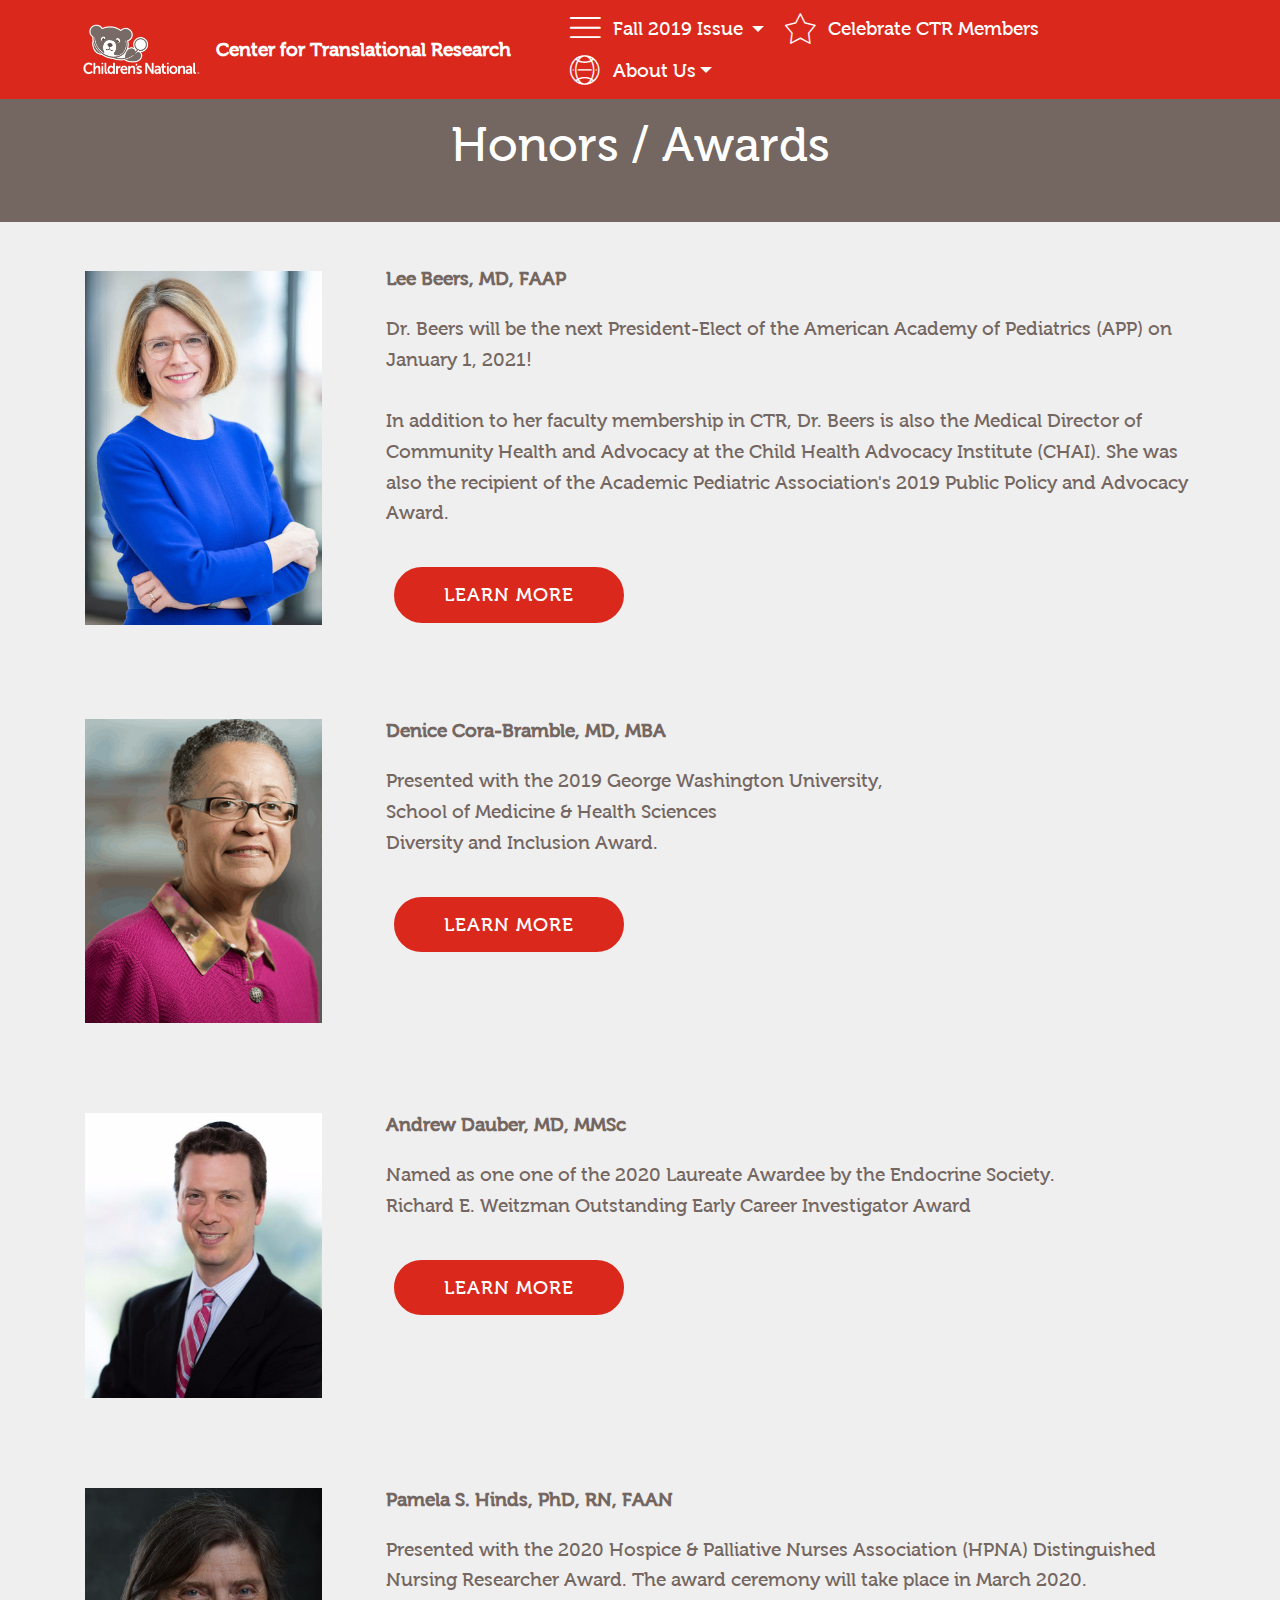
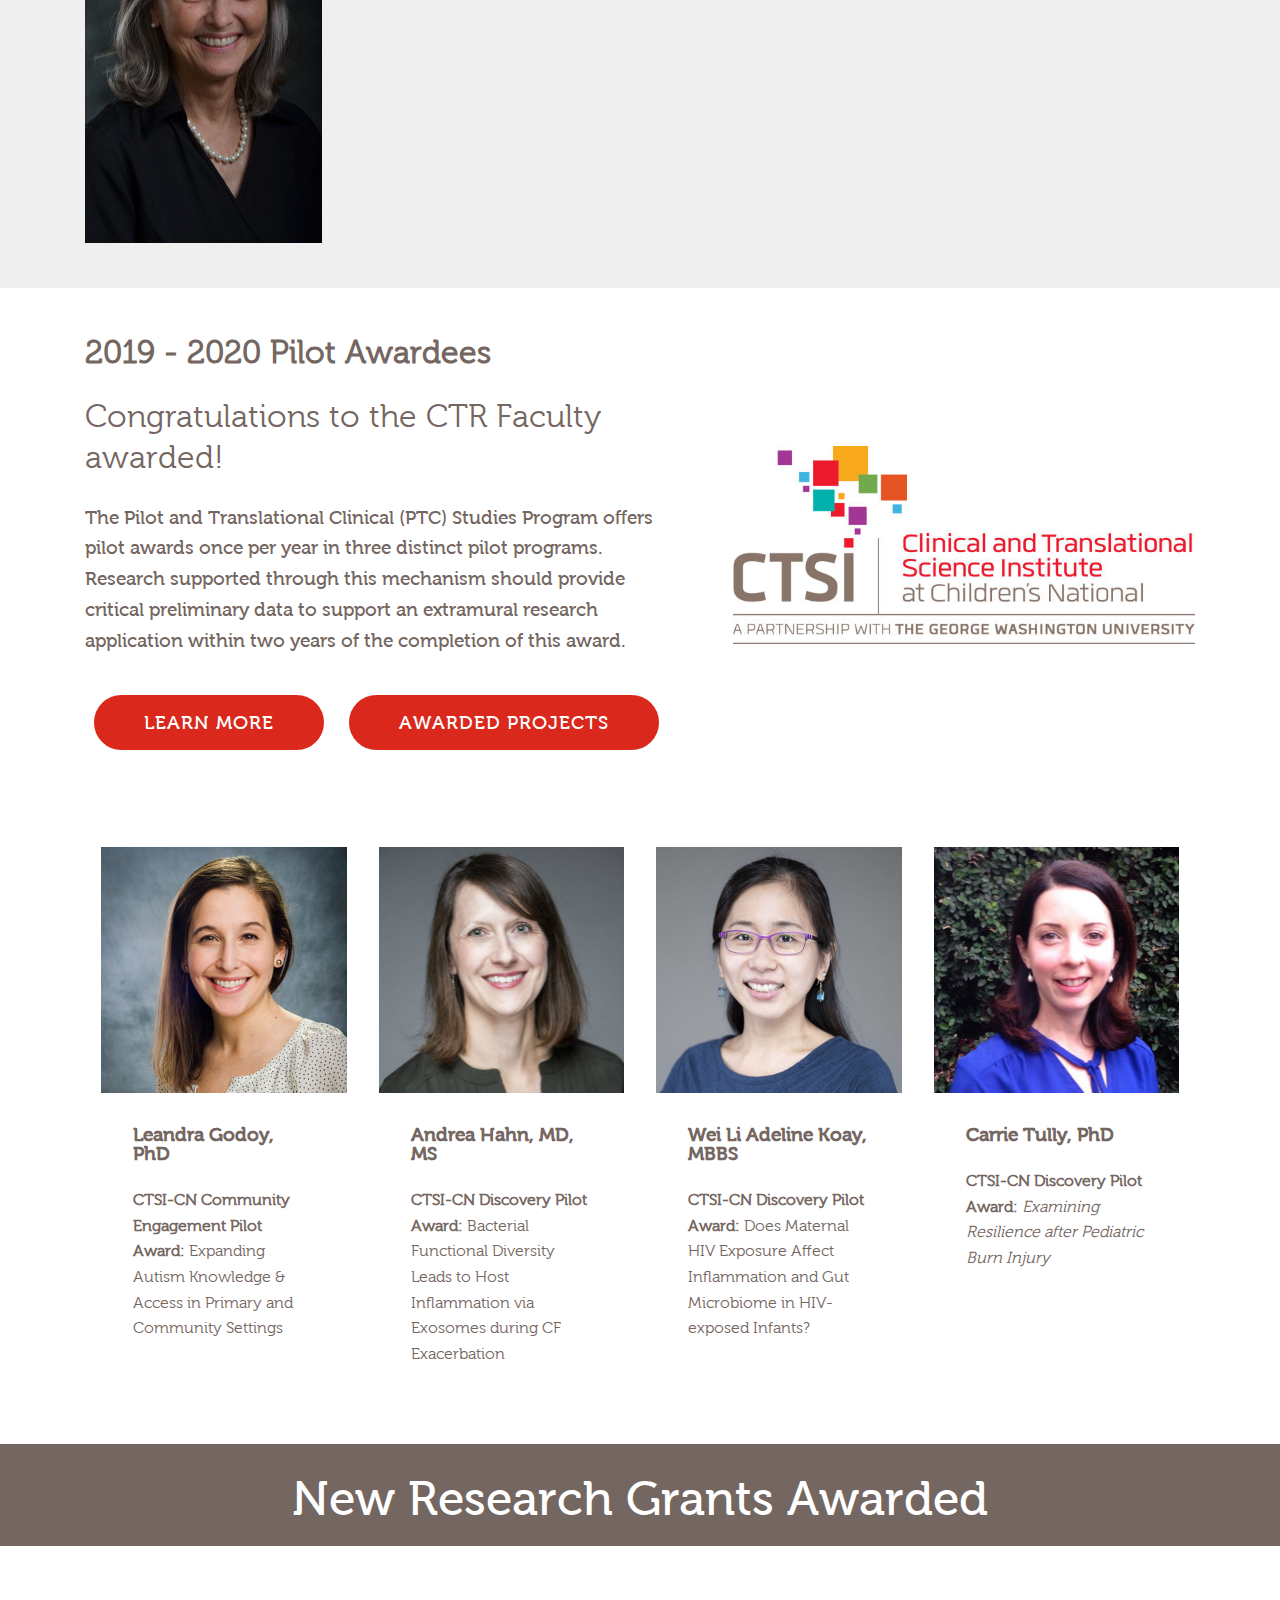
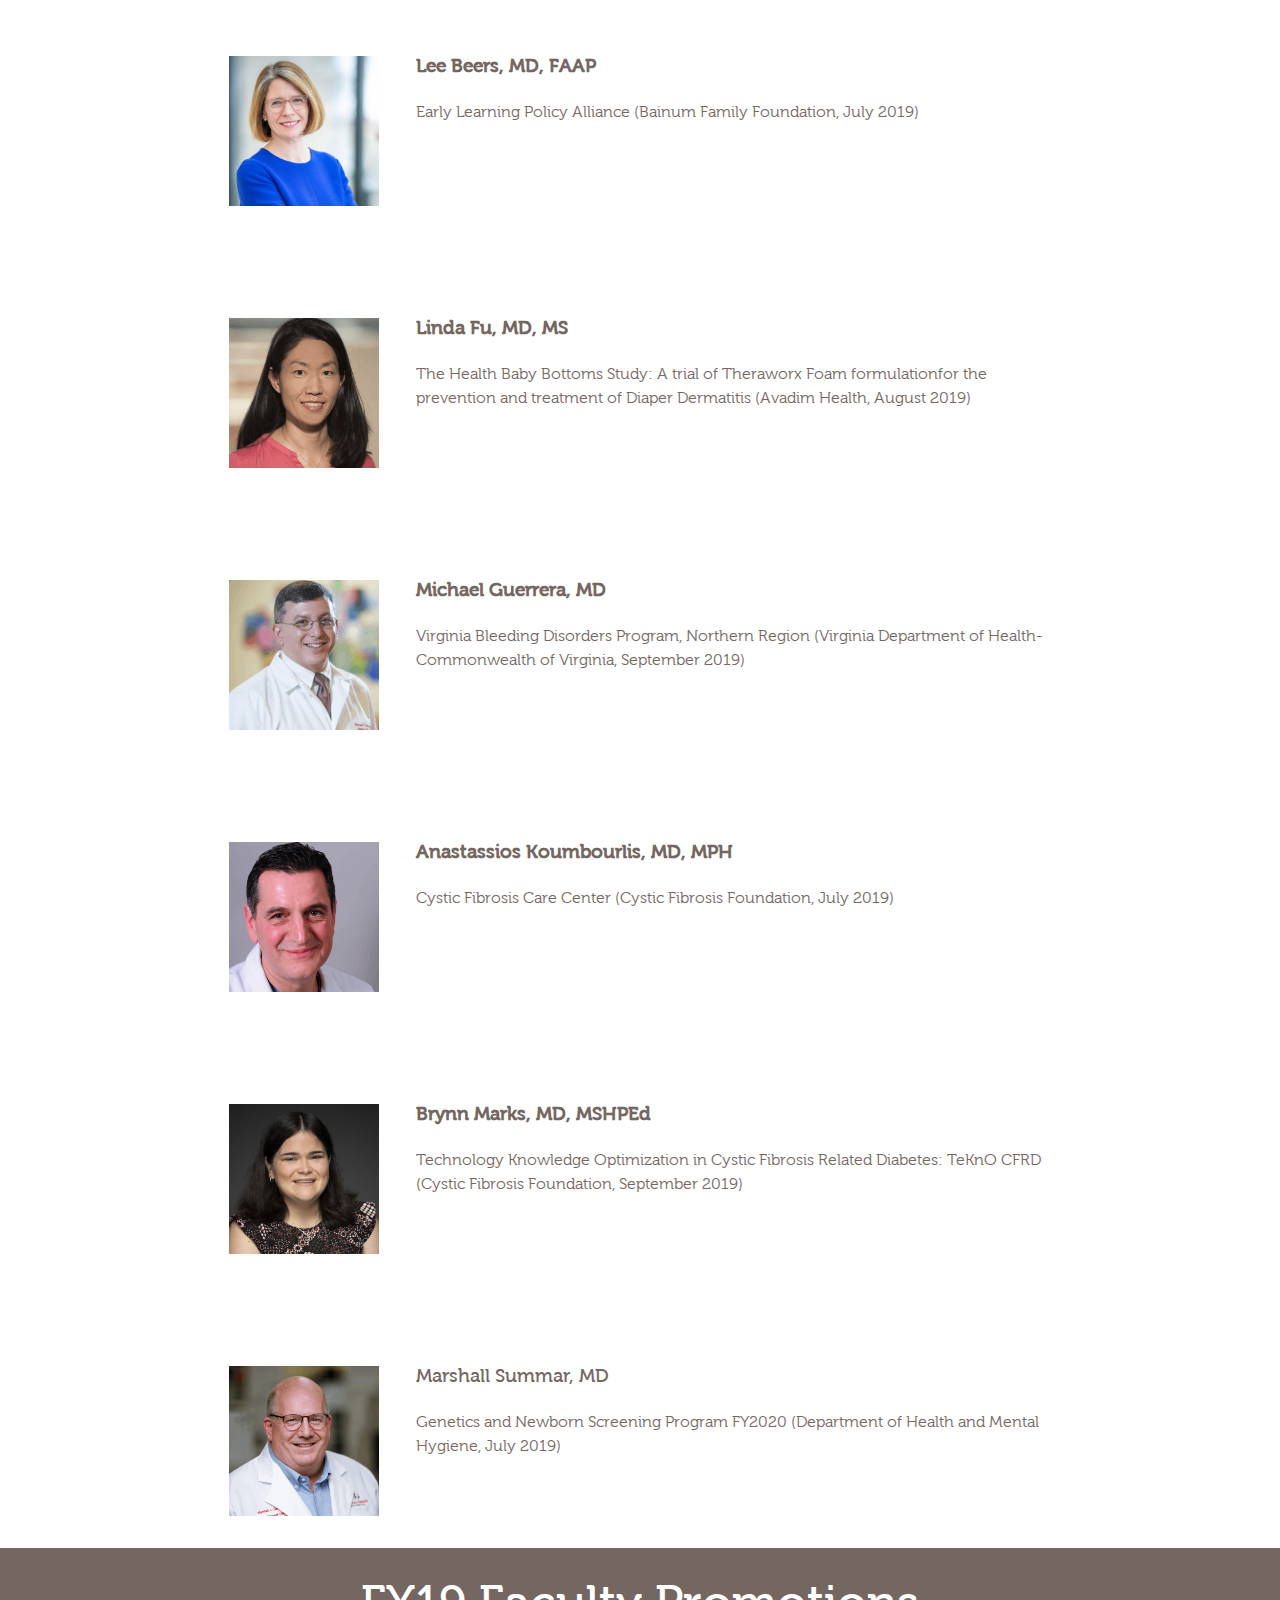
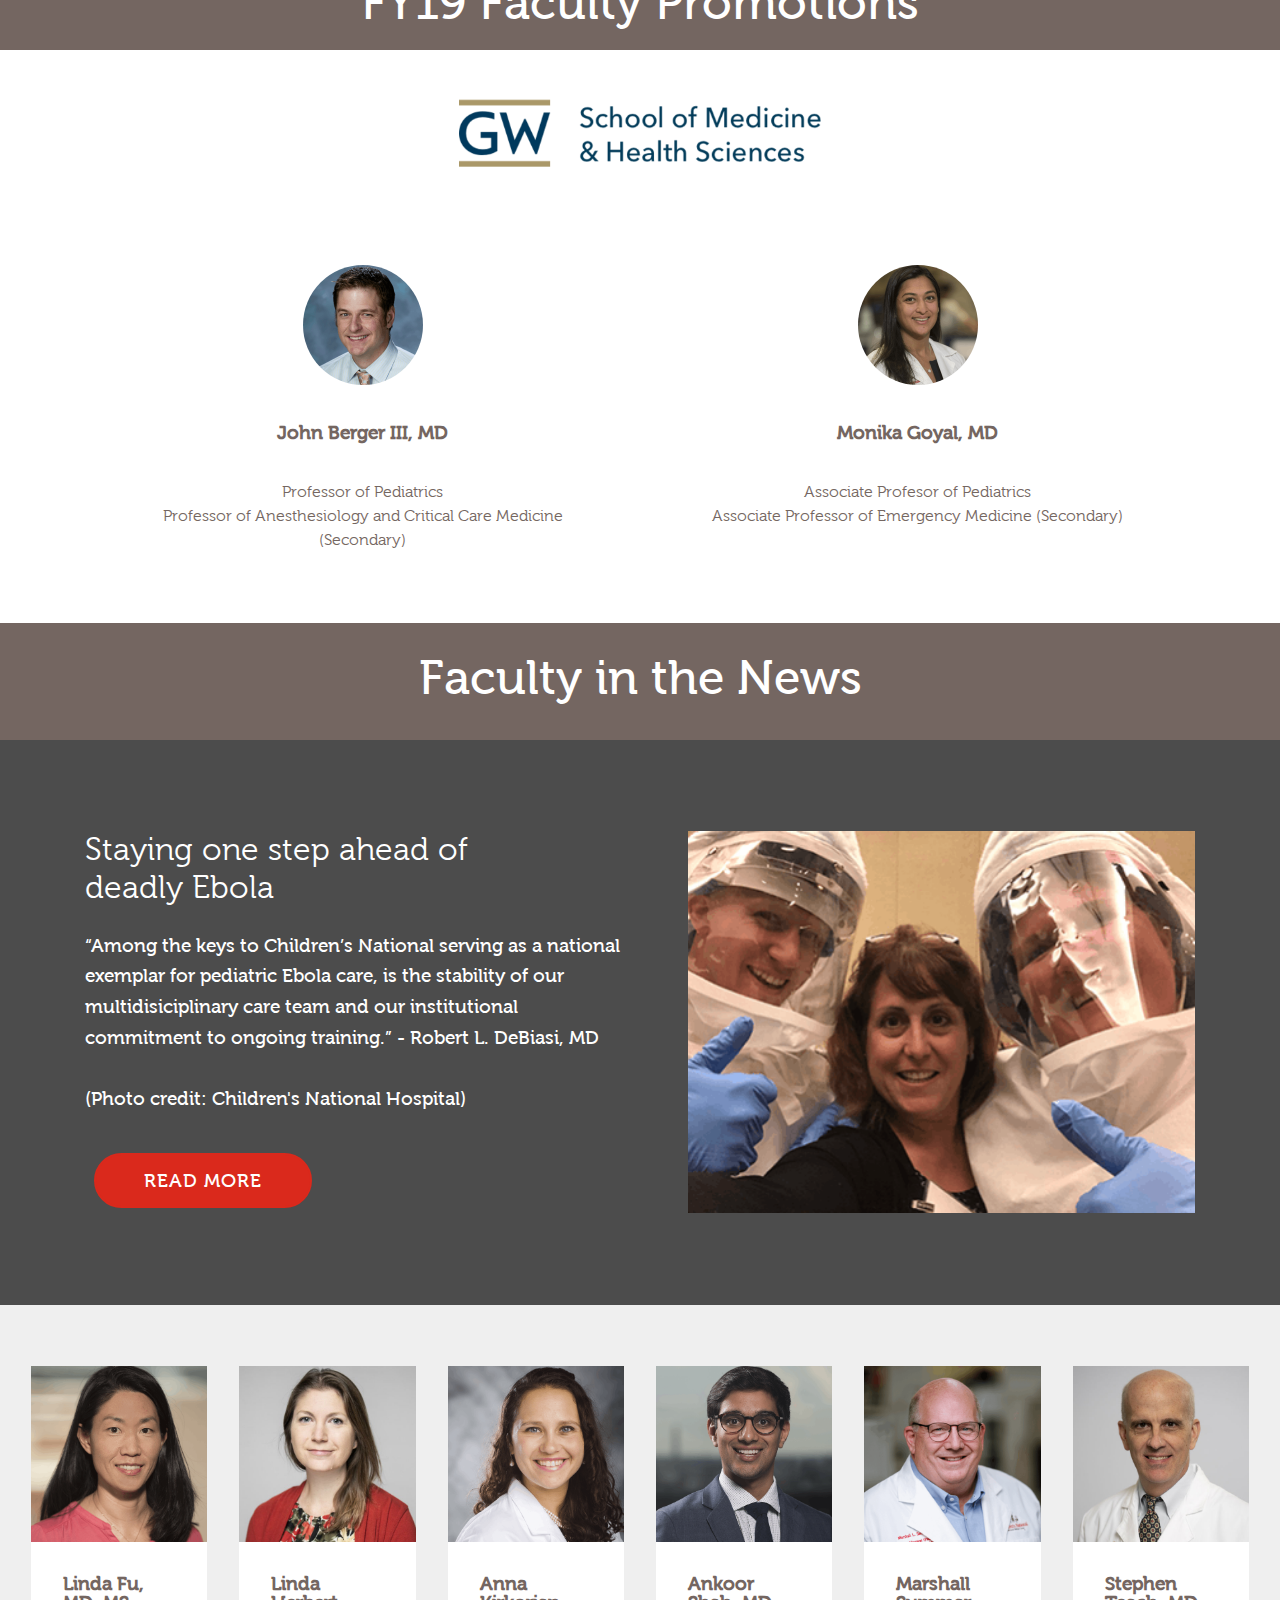
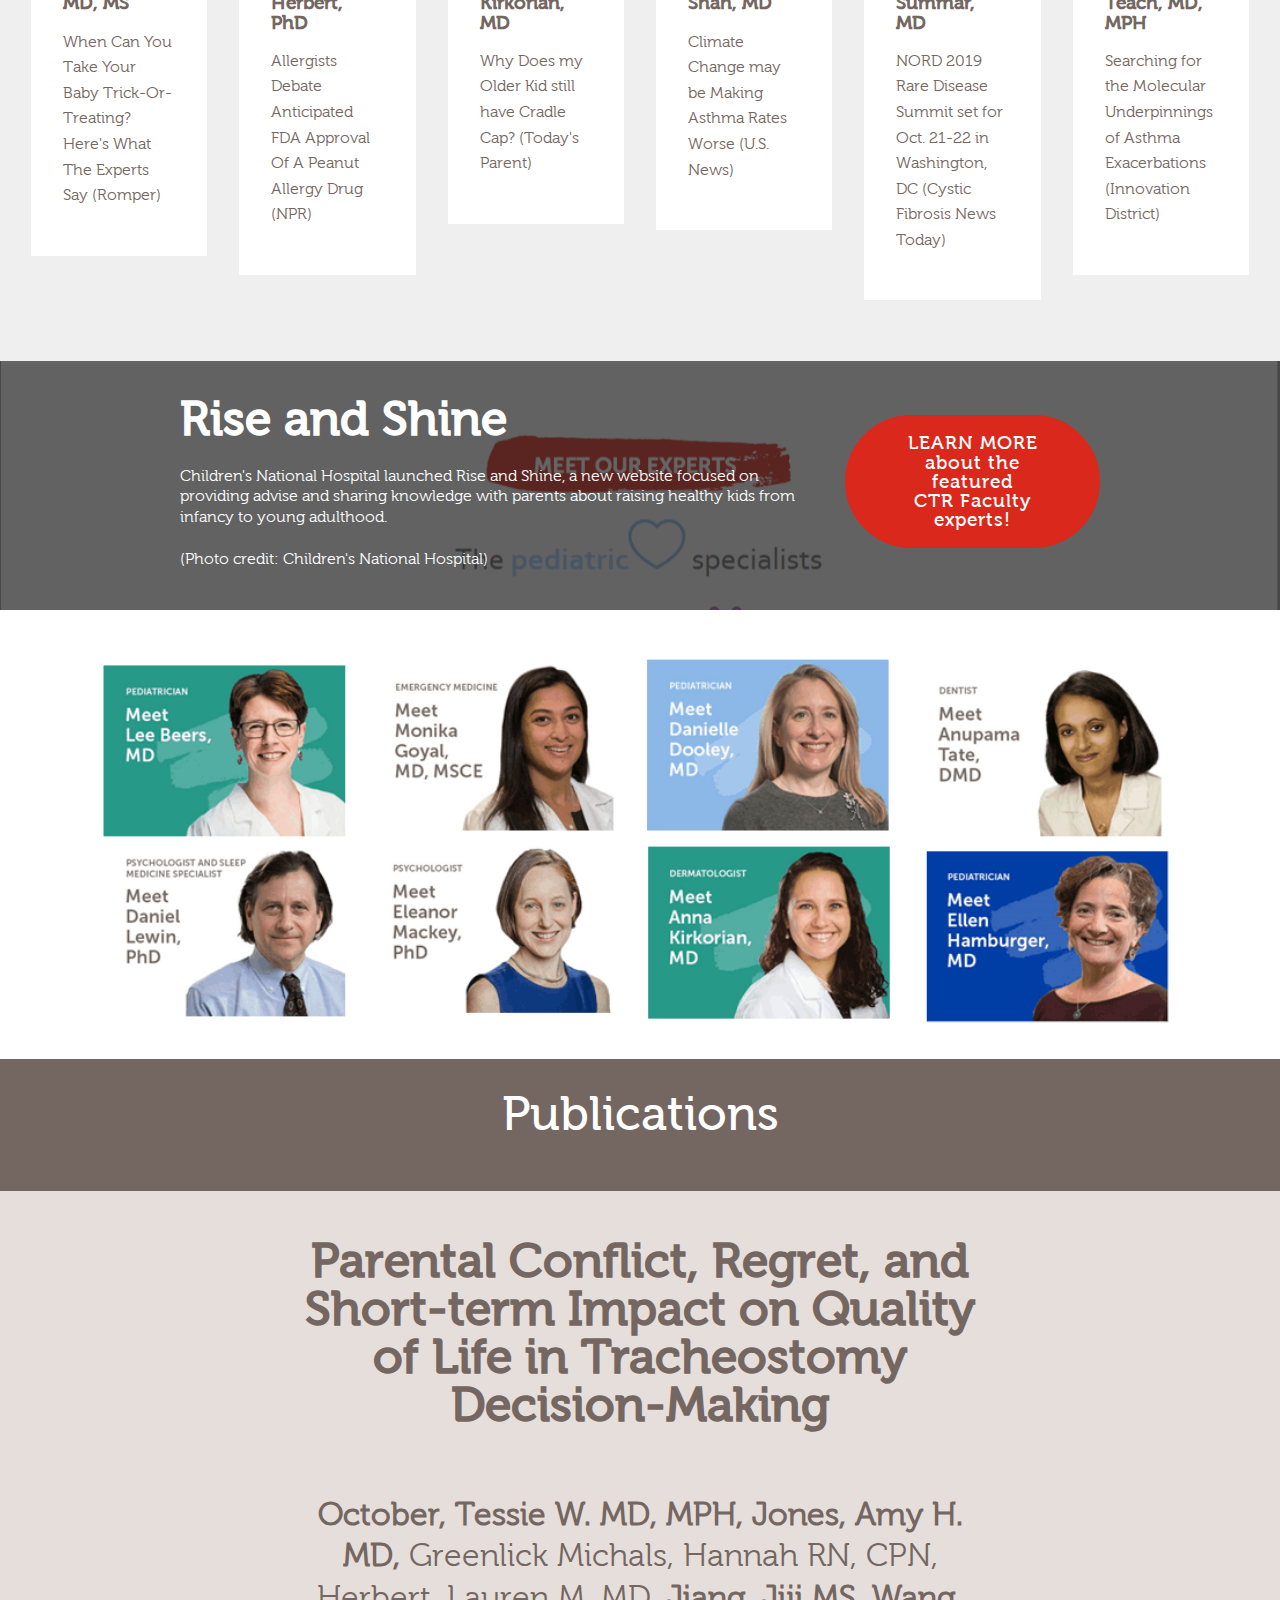
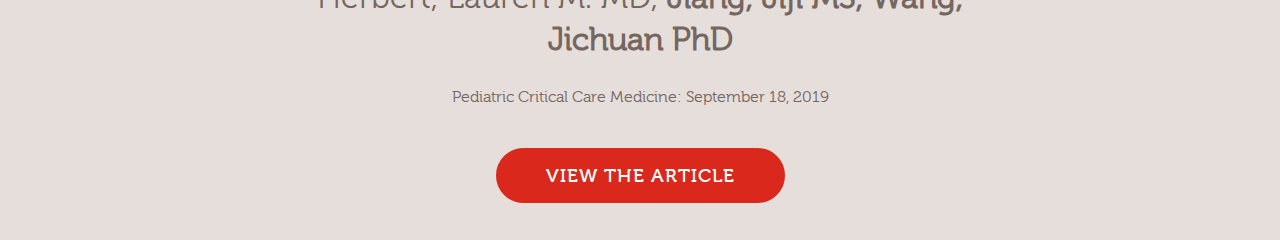
<file: FacultyNews.html>
<!DOCTYPE html>
<html  >
<head>
  <!-- Site made with Mobirise Website Builder v4.11.2, https://mobirise.com -->
  <meta charset="UTF-8">
  <meta http-equiv="X-UA-Compatible" content="IE=edge">
  <meta name="generator" content="Mobirise v4.11.2, mobirise.com">
  <meta name="viewport" content="width=device-width, initial-scale=1, minimum-scale=1">
  <link rel="shortcut icon" href="assets/images/cn-pr-grad-3c-cmyk-sm-062017-128x85.png" type="image/x-icon">
  <meta name="description" content="Web Site Builder Description">
  
  <title>FacultyNews</title>
  <link rel="stylesheet" href="assets/web/assets/mobirise-icons-bold/mobirise-icons-bold.css">
  <link rel="stylesheet" href="assets/web/assets/mobirise-icons/mobirise-icons.css">
  <link rel="stylesheet" href="assets/bootstrap/css/bootstrap.min.css">
  <link rel="stylesheet" href="assets/bootstrap/css/bootstrap-grid.min.css">
  <link rel="stylesheet" href="assets/bootstrap/css/bootstrap-reboot.min.css">
  <link rel="stylesheet" href="assets/dropdown/css/style.css">
  <link rel="stylesheet" href="assets/tether/tether.min.css">
  <link rel="stylesheet" href="assets/theme/css/style.css">
  <link rel="stylesheet" href="assets/gallery/style.css">
  <link href="assets/fonts/style.css" rel="stylesheet">
  <link rel="preload" as="style" href="assets/mobirise/css/mbr-additional.css"><link rel="stylesheet" href="assets/mobirise/css/mbr-additional.css" type="text/css">
  
  
  
</head>
<body>
  <section class="menu cid-qTkzRZLJNu" once="menu" id="menu1-j">

    

    <nav class="navbar navbar-expand beta-menu navbar-dropdown align-items-center navbar-fixed-top navbar-toggleable-sm">
        <button class="navbar-toggler navbar-toggler-right" type="button" data-toggle="collapse" data-target="#navbarSupportedContent" aria-controls="navbarSupportedContent" aria-expanded="false" aria-label="Toggle navigation">
            <div class="hamburger">
                <span></span>
                <span></span>
                <span></span>
                <span></span>
            </div>
        </button>
        <div class="menu-logo">
            <div class="navbar-brand">
                <span class="navbar-logo">
                    <a href="https://childrensnational.org">
                         <img src="assets/images/logocnmcmedium-246x121.png" alt="Mobirise" title="" style="height: 3.8rem;">
                    </a>
                </span>
                <span class="navbar-caption-wrap"><a class="navbar-caption text-white display-4" href="https://childrensnational.org/research-and-education/center-for-translational-research" target="_blank">
                        Center for Translational Research</a></span>
            </div>
        </div>
        <div class="collapse navbar-collapse" id="navbarSupportedContent">
            <ul class="navbar-nav nav-dropdown nav-right" data-app-modern-menu="true"><li class="nav-item dropdown open">
                    <a class="nav-link link dropdown-toggle text-white display-4" href="https://childrensnational.org/research-and-education/center-for-translational-research" data-toggle="dropdown-submenu" aria-expanded="true" target="_blank"><span class="mbrib-menu mbr-iconfont mbr-iconfont-btn"></span>Fall 2019 Issue&nbsp;</a><div class="dropdown-menu"><a class="dropdown-item text-white display-4" href="index.html" target="_blank">Homepage<br></a><a class="dropdown-item text-white display-4" href="FacultyNews.html" target="_blank">Faculty News<br></a><a class="dropdown-item text-white display-4" href="AroundResearch.html" target="_blank">Around Research</a><a class="dropdown-item text-white display-4" href="NewCTRMembers.html" aria-expanded="false" target="_blank">New CTR Members</a><a class="dropdown-item text-white display-4" href="CTRSpotlight.html" target="_blank">Member Spotlight</a><a class="dropdown-item text-white display-4" href="Announcements.html" target="_blank">Announcements<br></a><a class="dropdown-item text-white display-4" href="ResearchResources.html" target="_blank">Research Resources<br></a><a class="dropdown-item text-white display-4" href="CTREvents.html" target="_blank">Upcoming Events<br></a><div class="dropdown"><a class="text-white dropdown-item dropdown-toggle display-4" href="https://childrensnational.org/research-and-education/center-for-translational-research" aria-expanded="false" target="_blank" data-toggle="dropdown-submenu">Archived Newsletters<br></a><div class="dropdown-menu dropdown-submenu"><a class="text-white dropdown-item display-4" href="assets/files/CTR_Connectors Corner_Spring 2019.pdf" aria-expanded="false" target="_blank">Spring 2019</a><a class="text-white dropdown-item display-4" href="assets/files/CTR_CC_Summer.2019.pdf" aria-expanded="false" target="_blank">Summer 2019</a></div></div></div>
                </li><li class="nav-item"><a class="nav-link link text-white display-4" href="CTRform.html" aria-expanded="false" target="_blank"><span class="mbri-star mbr-iconfont mbr-iconfont-btn"></span>Celebrate CTR Members</a></li><li class="nav-item dropdown">
                     <a class="nav-link link dropdown-toggle text-white display-4" href="https://childrensnational.org/research-and-education/center-for-translational-research" data-toggle="dropdown-submenu" aria-expanded="true"><span class="mbri-globe-2 mbr-iconfont mbr-iconfont-btn"></span>
                        
                        About Us</a><div class="dropdown-menu"><a class="dropdown-item text-white display-4" href="CTRLeadership.html" target="_blank">CTR Leadership</a><a class="dropdown-item text-white display-4" href="https://childrensnational.org/research-and-education/center-for-translational-research" target="_blank">CTR</a></div>
                </li></ul>
            
        </div>
    </nav>
</section>

<section class="engine"><a href="https://mobirise.info/b">how to create a website for free</a></section><section class="mbr-section content4 cid-rCqQpJg5c8" id="content4-1n">

    

    <div class="container">
        <div class="media-container-row">
            <div class="title col-12 col-md-8">
                <h2 class="align-center pb-3 mbr-fonts-style display-2">Honors / Awards</h2>
                
                
            </div>
        </div>
    </div>
</section>

<section class="header3 cid-rD0AeILPAR" id="header3-2c">

    

    

    <div class="container">
        <div class="media-container-row">
            <div class="mbr-figure" style="width: 35%;">
                <img src="assets/images/leebeers-436x654.jpg" alt="Mobirise" title="">
            </div>

            <div class="media-content">
                <h1 class="mbr-section-title mbr-white pb-3 mbr-fonts-style display-4"><strong>Lee Beers, MD, FAAP</strong></h1>
                
                <div class="mbr-section-text mbr-white pb-3 ">
                    <p class="mbr-text mbr-fonts-style display-4">Dr. Beers will be the next President-Elect of the American Academy of Pediatrics (APP) on January 1, 2021! 
<br>
<br>In addition to her faculty membership in CTR, Dr. Beers is also the Medical Director of Community Health and Advocacy at the Child Health Advocacy Institute (CHAI). She was also the recipient of the Academic Pediatric Association's 2019 Public Policy and Advocacy Award.&nbsp;</p>
                </div>
                <div class="mbr-section-btn"><a class="btn btn-md btn-secondary display-4" href="https://www.aappublications.org/news/2019/09/23/electionresults092319" target="_blank">LEARN MORE</a></div>
            </div>
        </div>
    </div>

</section>

<section class="header3 cid-rDcsiFt5ch" id="header3-2p">

    

    

    <div class="container">
        <div class="media-container-row">
            <div class="mbr-figure" style="width: 35%;">
                <img src="assets/images/corabramble-d-1-500x500.png" alt="Mobirise" title="">
            </div>

            <div class="media-content">
                <h1 class="mbr-section-title mbr-white pb-3 mbr-fonts-style display-4"><strong>
                    Denice Cora-Bramble, MD, MBA</strong></h1>
                
                <div class="mbr-section-text mbr-white pb-3 ">
                    <p class="mbr-text mbr-fonts-style display-4">Presented with the 2019 George Washington University, <br>School of Medicine &amp; Health Sciences&nbsp;<br>Diversity and Inclusion Award.</p>
                </div>
                <div class="mbr-section-btn"><a class="btn btn-md btn-secondary display-4" href="https://smhs.gwu.edu/news/smhs-faculty-honored-awards-ceremony" target="_blank">LEARN MORE</a></div>
            </div>
        </div>
    </div>

</section>

<section class="header3 cid-rDPRrHbeU4" id="header3-3d">

    

    

    <div class="container">
        <div class="media-container-row">
            <div class="mbr-figure" style="width: 35%;">
                <img src="assets/images/dauber-a-683x1024.jpeg" alt="Mobirise" title="">
            </div>

            <div class="media-content">
                <h1 class="mbr-section-title mbr-white pb-3 mbr-fonts-style display-4"><strong>Andrew Dauber, MD, MMSc</strong></h1>
                
                <div class="mbr-section-text mbr-white pb-3 ">
                    <p class="mbr-text mbr-fonts-style display-4">
                        Named as one one of the 2020 Laureate Awardee by the Endocrine Society.<br>Richard E. Weitzman Outstanding Early Career Investigator Award<br></p>
                </div>
                <div class="mbr-section-btn"><a class="btn btn-md btn-secondary display-4" href="https://www.newswise.com/articles/endocrine-society-honors-endocrinology-field-s-leaders-with-2020-laureate-awards" target="_blank">LEARN MORE</a></div>
            </div>
        </div>
    </div>

</section>

<section class="header3 cid-rEpahUUtii" id="header3-4b">

    

    

    <div class="container">
        <div class="media-container-row">
            <div class="mbr-figure" style="width: 35%;">
                <img src="assets/images/pam-hinds-cnmc-474x712.jpg" alt="Mobirise" title="">
            </div>

            <div class="media-content">
                <h1 class="mbr-section-title mbr-white pb-3 mbr-fonts-style display-4"><strong>Pamela S. Hinds, PhD, RN, FAAN</strong></h1>
                
                <div class="mbr-section-text mbr-white pb-3 ">
                    <p class="mbr-text mbr-fonts-style display-4">Presented with the 2020 Hospice &amp; Palliative Nurses Association (HPNA) Distinguished Nursing Researcher Award. The award ceremony will take place in March 2020.</p>
                </div>
                
            </div>
        </div>
    </div>

</section>

<section class="header3 cid-rCqWUKBvFU" id="header3-1u">

    

    

    <div class="container">
        <div class="media-container-row">
            <div class="mbr-figure" style="width: 85%;">
                <img src="assets/images/ctsi-logo-rgb-664x284.jpg" alt="Mobirise" title="">
            </div>

            <div class="media-content">
                <h1 class="mbr-section-title mbr-white pb-3 mbr-fonts-style display-5"><strong>2019 - 2020 Pilot Awardees</strong></h1>
                <h3 class="mbr-section-subtitle align-left mbr-white mbr-light pb-3 mbr-fonts-style display-5">
                    Congratulations to the CTR Faculty awarded!</h3>
                <div class="mbr-section-text mbr-white pb-3 ">
                    <p class="mbr-text mbr-fonts-style display-4">
                        The Pilot and Translational Clinical (PTC) Studies Program offers pilot awards once per year in three distinct pilot programs. Research supported through this mechanism should provide critical preliminary data to support an extramural research application within two years of the completion of this award.<br>
                    </p>
                </div>
                <div class="mbr-section-btn"><a class="btn btn-md btn-secondary display-4" href="https://ctsicn.org/funding/ctsi" target="_blank">LEARN MORE</a>
                    <a class="btn btn-md btn-secondary display-4" href="https://ctsicn.org/awardedprojects" target="_blank">AWARDED PROJECTS</a></div>
            </div>
        </div>
    </div>

</section>

<section class="features3 cid-rCqRMTBamo" id="features3-1q">

    

    
    <div class="container">
        <div class="media-container-row">
            <div class="card p-3 col-12 col-md-6 col-lg-3">
                <div class="card-wrapper">
                    <div class="card-img">
                        <img src="assets/images/godoy-l-492x492.jpg" alt="Mobirise" title="">
                    </div>
                    <div class="card-box">
                        <h4 class="card-title mbr-fonts-style display-4"><strong>Leandra Godoy, PhD</strong></h4>
                        <p class="mbr-text mbr-fonts-style display-7"><strong>
                            CTSI-CN Community Engagement Pilot Award: </strong>Expanding Autism Knowledge &amp; Access in Primary and Community Settings</p>
                    </div>
                    
                </div>
            </div>

            <div class="card p-3 col-12 col-md-6 col-lg-3">
                <div class="card-wrapper">
                    <div class="card-img">
                        <img src="assets/images/hahn-a-492x492.jpg" alt="Mobirise" title="">
                    </div>
                    <div class="card-box">
                        <h4 class="card-title mbr-fonts-style display-4"><strong>
                            Andrea Hahn, MD, MS</strong></h4>
                        <p class="mbr-text mbr-fonts-style display-7"><strong>
                            CTSI-CN Discovery Pilot Award: </strong>Bacterial Functional Diversity Leads to Host Inflammation via Exosomes during CF Exacerbation</p>
                    </div>
                    
                </div>
            </div>

            <div class="card p-3 col-12 col-md-6 col-lg-3">
                <div class="card-wrapper">
                    <div class="card-img">
                        <img src="assets/images/koay-awl-492x492.jpg" alt="Mobirise" title="">
                    </div>
                    <div class="card-box">
                        <h4 class="card-title mbr-fonts-style display-4"><strong>Wei Li Adeline Koay, MBBS</strong></h4>
                        <p class="mbr-text mbr-fonts-style display-7"><strong>CTSI-CN Discovery Pilot Award: </strong>Does Maternal HIV Exposure Affect Inflammation and Gut Microbiome in HIV-exposed Infants?</p>
                    </div>
                    
                </div>
            </div>

            <div class="card p-3 col-12 col-md-6 col-lg-3">
                <div class="card-wrapper">
                    <div class="card-img">
                        <img src="assets/images/tully-c-492x492.jpg" alt="Mobirise" title="">
                    </div>
                    <div class="card-box">
                        <h4 class="card-title mbr-fonts-style display-4"><strong>
                            Carrie Tully, PhD</strong></h4>
                        <p class="mbr-text mbr-fonts-style display-7"><strong>
                           CTSI-CN Discovery Pilot Award:</strong> <em>Examining Resilience after Pediatric Burn Injury</em></p>
                    </div>
                    
                </div>
            </div>
        </div>
    </div>
</section>

<section class="mbr-section content4 cid-rDRjA0O6Iy" id="content4-3e">

    

    <div class="container">
        <div class="media-container-row">
            <div class="title col-12 col-md-8">
                <h2 class="align-center pb-3 mbr-fonts-style display-2">New Research Grants Awarded</h2>
                
                
            </div>
        </div>
    </div>
</section>

<section class="testimonials4 cid-rDRm7FksQu" id="testimonials4-3g">

  

  
  <div class="container">
    
    
    <div class="col-md-10 testimonials-container"> 
      

      
    <div class="testimonials-item">
        <div class="user row">
          <div class="col-lg-3 col-md-4">
            <div class="user_image">
              <img src="assets/images/leebeers-436x654.jpg" alt="" title="">
            </div>
          </div>
          <div class="testimonials-caption col-lg-9 col-md-8">
            <div class="user_text ">
              <p class="mbr-fonts-style  display-4"><strong>Lee Beers, MD, FAAP</strong><br></p>
            </div>
            
            <div class="user_desk mbr-light mbr-fonts-style align-left pt-2 display-7">Early Learning Policy Alliance (Bainum Family Foundation, July 2019)</div>
          </div>
        </div>
      </div><div class="testimonials-item">
        <div class="user row">
          <div class="col-lg-3 col-md-4">
            <div class="user_image">
              <img src="assets/images/fu-l-525x525.png" alt="" title="">
            </div>
          </div>
          <div class="testimonials-caption col-lg-9 col-md-8">
            <div class="user_text ">
              <p class="mbr-fonts-style  display-4"><strong>Linda Fu, MD, MS</strong><br></p>
            </div>
            
            <div class="user_desk mbr-light mbr-fonts-style align-left pt-2 display-7">The Health Baby Bottoms Study: A trial of Theraworx Foam formulationfor the prevention and treatment of Diaper Dermatitis (Avadim Health, August 2019)</div>
          </div>
        </div>
      </div><div class="testimonials-item">
        <div class="user row">
          <div class="col-lg-3 col-md-4">
            <div class="user_image">
              <img src="assets/images/guerrera-m-300x300.png" alt="" title="">
            </div>
          </div>
          <div class="testimonials-caption col-lg-9 col-md-8">
            <div class="user_text ">
              <p class="mbr-fonts-style  display-4"><strong>Michael Guerrera, MD</strong><br></p>
            </div>
            
            <div class="user_desk mbr-light mbr-fonts-style align-left pt-2 display-7">Virginia Bleeding Disorders Program, Northern Region (Virginia Department of Health- Commonwealth of Virginia, September 2019)</div>
          </div>
        </div>
      </div><div class="testimonials-item">
        <div class="user row">
          <div class="col-lg-3 col-md-4">
            <div class="user_image">
              <img src="assets/images/koumbourlis-a-300x300.png" alt="" title="">
            </div>
          </div>
          <div class="testimonials-caption col-lg-9 col-md-8">
            <div class="user_text ">
              <p class="mbr-fonts-style  display-4"><strong>Anastassios Koumbourlis, MD, MPH</strong><br></p>
            </div>
            
            <div class="user_desk mbr-light mbr-fonts-style align-left pt-2 display-7">Cystic Fibrosis Care Center (Cystic Fibrosis Foundation, July 2019)</div>
          </div>
        </div>
      </div><div class="testimonials-item">
        <div class="user row">
          <div class="col-lg-3 col-md-4">
            <div class="user_image">
              <img src="assets/images/20190910-brynn-marks-1-300x388.jpg" alt="" title="">
            </div>
          </div>
          <div class="testimonials-caption col-lg-9 col-md-8">
            <div class="user_text ">
              <p class="mbr-fonts-style  display-4"><strong>Brynn Marks, MD, MSHPEd</strong><br></p>
            </div>
            
            <div class="user_desk mbr-light mbr-fonts-style align-left pt-2 display-7">Technology Knowledge Optimization in Cystic Fibrosis Related Diabetes: TeKnO CFRD (Cystic Fibrosis Foundation, September 2019)</div>
          </div>
        </div>
      </div><div class="testimonials-item">
        <div class="user row">
          <div class="col-lg-3 col-md-4">
            <div class="user_image">
              <img src="assets/images/summar-m-492x492.png" alt="" title="">
            </div>
          </div>
          <div class="testimonials-caption col-lg-9 col-md-8">
            <div class="user_text ">
              <p class="mbr-fonts-style  display-4">Marshall Summar, MD<br></p>
            </div>
            
            <div class="user_desk mbr-light mbr-fonts-style align-left pt-2 display-7">Genetics and Newborn Screening Program FY2020 (Department of Health and Mental Hygiene, July 2019)</div>
          </div>
        </div>
      </div></div>
  </div>
</section>

<section class="mbr-section content4 cid-rDRlVw82ih" id="content4-3f">

    

    <div class="container">
        <div class="media-container-row">
            <div class="title col-12 col-md-8">
                <h2 class="align-center pb-3 mbr-fonts-style display-2">FY19 Faculty Promotions</h2>
                
                
            </div>
        </div>
    </div>
</section>

<section class="mbr-gallery mbr-slider-carousel cid-rDRsjbu2Tx" id="gallery4-3q">

    

    <div class="container">
        <div><!-- Gallery --><div class="gallery-row"><div class="mbr-gallery-layout-default"><div><div class="row-first row justify-content-center m-0"><div class="mbr-gallery-item col-lg-4 col-md-4 col-sm-12 p-1" data-video-url="false"><div href="#lb-gallery4-3q" data-slide-to="0" data-toggle="modal"><img src="assets/images/logo-smhs-522x97-522x97.png" alt="" title=""><span class="icon-focus"></span></div></div></div></div><div class="clearfix"></div></div></div><!-- Lightbox --><div data-app-prevent-settings="" class="mbr-slider modal fade carousel slide" tabindex="-1" data-keyboard="true" data-interval="false" id="lb-gallery4-3q"><div class="modal-dialog"><div class="modal-content"><div class="modal-body"><div class="carousel-inner"><div class="carousel-item active"><img src="assets/images/logo-smhs-522x97.png" alt="" title=""></div></div><a class="carousel-control carousel-control-prev" role="button" data-slide="prev" href="#lb-gallery4-3q"><span class="mbri-left mbr-iconfont" aria-hidden="true"></span><span class="sr-only">Previous</span></a><a class="carousel-control carousel-control-next" role="button" data-slide="next" href="#lb-gallery4-3q"><span class="mbri-right mbr-iconfont" aria-hidden="true"></span><span class="sr-only">Next</span></a><a class="close" href="#" role="button" data-dismiss="modal"><span class="sr-only">Close</span></a></div></div></div></div></div>
    </div>

</section>

<section class="testimonials1 cid-rDRmWsfxEW" id="testimonials1-3k">

    

    
    <div class="container">
        <div class="media-container-row">
            <div class="title col-12 align-center">
                
                
            </div>
        </div>
    </div>

    <div class="container pt-3 mt-2">
        <div class="media-container-row">
            <div class="mbr-testimonial p-3 align-center col-12 col-md-6">
                <div class="panel-item p-3">
                    <div class="card-block">
                        <div class="testimonial-photo">
                            <img src="assets/images/berger-j-240x240.png" alt="" title="">
                        </div>
                        <p class="mbr-text mbr-fonts-style display-4"><strong>John Berger III, MD</strong></p>
                    </div>
                    <div class="card-footer">
                        <div class="mbr-author-name mbr-bold mbr-fonts-style display-7"><span style="font-weight: normal;">Professor of Pediatrics
</span><div><span style="font-weight: normal;">Professor of Anesthesiology and Critical Care Medicine (Secondary)
</span></div></div>
                        
                    </div>
                </div>
            </div>

            <div class="mbr-testimonial p-3 align-center col-12 col-md-6">
                <div class="panel-item p-3">
                    <div class="card-block">
                        <div class="testimonial-photo">
                            <img src="assets/images/goyal-m-240x240.png" alt="" title="">
                        </div>
                        <p class="mbr-text mbr-fonts-style display-4"><strong>
                           Monika Goyal, MD</strong></p>
                    </div>
                    <div class="card-footer">
                        <div class="mbr-author-name mbr-bold mbr-fonts-style display-7"><span style="font-weight: normal;">
                             Associate Profesor of Pediatrics</span><br><span style="font-weight: normal;">Associate Professor of Emergency Medicine (Secondary)</span></div>
                        
                    </div>
                </div>
            </div>

            

            

            

            
        </div>
    </div>   
</section>

<section class="mbr-section content4 cid-rCrv8o1lX8" id="content4-1z">

    

    <div class="container">
        <div class="media-container-row">
            <div class="title col-12 col-md-8">
                <h2 class="align-center pb-3 mbr-fonts-style display-2">
                    Faculty in the News</h2>
                
                
            </div>
        </div>
    </div>
</section>

<section class="header3 cid-rCrwOUy9kk mbr-parallax-background" id="header3-22">

    

    <div class="mbr-overlay" style="opacity: 0.8; background-color: rgb(35, 35, 35);">
    </div>

    <div class="container">
        <div class="media-container-row">
            <div class="mbr-figure" style="width: 100%;">
                <img src="assets/images/ebola-training-2019-1-399x300.png" alt="Mobirise" title="">
            </div>

            <div class="media-content">
                <h1 class="mbr-section-title mbr-white pb-3 mbr-fonts-style display-5">Staying one step ahead of 
<div>deadly Ebola</div></h1>
                
                <div class="mbr-section-text mbr-white pb-3 ">
                    <p class="mbr-text mbr-fonts-style display-4">
                        “Among the keys to Children’s National serving as a national exemplar for pediatric Ebola care, is the stability of our multidisiciplinary care team and our institutional commitment to ongoing training.” - Robert L. DeBiasi, MD &nbsp;<br><br>(Photo credit: Children's National Hospital)<br>
                    </p>
                </div>
                <div class="mbr-section-btn"><a class="btn btn-md btn-secondary display-4" href="https://innovationdistrict.childrensnational.org/staying-one-step-ahead-of-deadly-ebola/" target="_blank">READ MORE</a></div>
            </div>
        </div>
    </div>

</section>

<section class="features17 cid-rEBPfgtmm0" id="features17-4l">
    
    

    
    <div class="container-fluid">
        <div class="media-container-row">
            <div class="card p-3 col-12 col-md-6 col-lg-2">
                <div class="card-wrapper">
                    <div class="card-img">
                        <a href="https://www.romper.com/p/when-can-you-take-your-baby-trick-treating-heres-what-the-experts-say-18740606" target="_blank"><img src="assets/images/fu-l-525x525.png" alt="Mobirise" title=""></a>
                    </div>
                    <div class="card-box">
                        <h4 class="card-title pb-3 mbr-fonts-style display-4"><strong>Linda Fu, MD, MS</strong></h4>
                        <p class="mbr-text mbr-fonts-style display-7">
                            When Can You Take Your Baby Trick-Or-Treating? Here's What The Experts Say (Romper) 
                        </p>
                    </div>
                </div>
            </div>

            <div class="card p-3 col-12 col-md-6 col-lg-2">
                <div class="card-wrapper">
                    <div class="card-img">
                        <img src="assets/images/herbert-l-500x500.jpg" alt="Mobirise" title="">
                    </div>
                    <div class="card-box">
                        <h4 class="card-title pb-3 mbr-fonts-style display-4"><strong>Linda Herbert, PhD</strong></h4>
                        <p class="mbr-text mbr-fonts-style display-7">Allergists Debate Anticipated FDA Approval Of A Peanut Allergy Drug (NPR)<br></p>
                    </div>
                </div>
            </div>

            <div class="card p-3 col-12 col-md-6 col-lg-2">
                <div class="card-wrapper">
                    <div class="card-img">
                        <a href="https://www.todaysparent.com/kids/kids-health/cradle-cap-in-kids/" target="_blank"><img src="assets/images/kirkorian-a-525x525-525x525.png" alt="Mobirise" title=""></a>
                    </div>
                    <div class="card-box">
                        <h4 class="card-title pb-3 mbr-fonts-style display-4"><strong>Anna Kirkorian, MD</strong></h4>
                        <p class="mbr-text mbr-fonts-style display-7">
                            Why Does my Older Kid still have Cradle Cap? (Today's Parent)</p>
                    </div>
                </div>
            </div>

            <div class="card p-3 col-12 col-md-6 col-lg-2">
                <div class="card-wrapper">
                    <div class="card-img">
                        <a href="https://www.usnews.com/news/healthiest-communities/articles/2019-09-04/climate-change-may-be-making-asthma-rates-worse" target="_blank"><img src="assets/images/shah-a-525x525.png" alt="Mobirise" title=""></a>
                    </div>
                    <div class="card-box">
                        <h4 class="card-title pb-3 mbr-fonts-style display-4"><strong>Ankoor Shah, MD</strong></h4>
                        <p class="mbr-text mbr-fonts-style display-7">
                           Climate Change may be Making Asthma Rates Worse (U.S. News) 
                        </p>
                    </div>
                </div>
            </div>
            <div class="card p-3 col-12 col-md-6 col-lg-2">
                <div class="card-wrapper">
                    <div class="card-img">
                        <a href="https://cysticfibrosisnewstoday.com/2019/09/26/nord-2019-rare-disease-summit-set-oct-21-22-washington-dc/" target="_blank"><img src="assets/images/summar-m-492x492.png" alt="Mobirise" title=""></a>
                    </div>
                    <div class="card-box">
                        <h4 class="card-title pb-3 mbr-fonts-style display-4"><strong>Marshall Summar, MD</strong></h4>
                        <p class="mbr-text mbr-fonts-style display-7">
                            NORD 2019 Rare Disease Summit set for Oct. 21-22 in Washington, DC (Cystic Fibrosis News Today)</p>
                    </div>
                </div>
            </div>
            <div class="card p-3 col-12 col-md-6 col-lg-2">
                <div class="card-wrapper">
                    <div class="card-img">
                        <a href="https://innovationdistrict.childrensnational.org/searching-for-the-molecular-underpinnings-of-asthma-exacerbations/" target="_blank"><img src="assets/images/teach-s-525x525.jpg" alt="Mobirise" title=""></a>
                    </div>
                    <div class="card-box">
                        <h4 class="card-title pb-3 mbr-fonts-style display-4"><strong>Stephen Teach, MD, MPH</strong></h4>
                        <p class="mbr-text mbr-fonts-style display-7">
                            Searching for the Molecular Underpinnings of Asthma Exacerbations (Innovation District)</p>
                    </div>
                </div>
            </div>
        </div>
    </div>
</section>

<section class="mbr-section info2 cid-rCwWDgZSX2" id="info2-1i">

    

    <div class="mbr-overlay" style="opacity: 0.7; background-color: rgb(35, 35, 35);">
    </div>

    <div class="container">
        <div class="row main justify-content-center">
            <div class="media-container-column col-12 col-lg-3 col-md-4">
                <div class="mbr-section-btn align-left py-4"><a class="btn btn-secondary display-4" href="https://riseandshine.childrensnational.org/">LEARN MORE about the featured <br>CTR Faculty experts! </a></div>
            </div>
            <div class="media-container-column title col-12 col-lg-7 col-md-6">
                <h2 class="align-right mbr-bold mbr-white pb-3 mbr-fonts-style display-2">
                    Rise and Shine</h2>
                <h3 class="mbr-section-subtitle align-right mbr-light mbr-white mbr-fonts-style display-7"><div>Children's National Hospital launched Rise and Shine, a new website focused on providing advise and sharing knowledge with parents about raising healthy kids from infancy to young adulthood.</div><br><div>(Photo credit: Children's National Hospital)</div></h3>
            </div>
        </div>
    </div>
</section>

<section class="cid-rEkQEhiQk5" id="image1-49">

    

    <figure class="mbr-figure container">
        <div class="image-block" style="width: 100%;">
            <img src="assets/images/gorup-photo-960x363.png" width="1400" alt="Mobirise" title="">
            
        </div>
    </figure>
</section>

<section class="mbr-section content4 cid-rD0EV9uPxo" id="content4-2g">

    

    <div class="container">
        <div class="media-container-row">
            <div class="title col-12 col-md-8">
                <h2 class="align-center pb-3 mbr-fonts-style display-2">
                    Publications</h2>
                
                
            </div>
        </div>
    </div>
</section>

<section class="mbr-section content5 cid-rD5mOzDmOU mbr-parallax-background" id="content5-2o">

    

    <div class="mbr-overlay" style="opacity: 0.9; background-color: rgb(228, 220, 216);">
    </div>

    <div class="container">
        <div class="media-container-row">
            <div class="title col-12 col-md-8">
                <h2 class="align-center mbr-bold mbr-white pb-3 mbr-fonts-style display-2">
                    Parental Conflict, Regret, and <br>Short-term Impact on Quality of Life in Tracheostomy Decision-Making</h2>
                <h3 class="mbr-section-subtitle align-center mbr-light mbr-white pb-3 mbr-fonts-style display-5"><strong><a href="https://journals.lww.com/pccmjournal/Abstract/onlinefirst/Parental_Conflict,_Regret,_and_Short_term_Impact.98193.aspx" target="_blank">
                    </a></strong><br><strong>October, Tessie W. MD, MPH, Jones, Amy H. MD,</strong> Greenlick Michals, Hannah RN, CPN, Herbert, Lauren M. MD, <strong>Jiang, Jiji MS, Wang, Jichuan PhD</strong></h3>
                <p class="mbr-text align-center mbr-white pb-3 mbr-fonts-style display-7">Pediatric Critical Care Medicine: September 18, 2019</p>
                <div class="mbr-section-btn align-center"><a class="btn btn-secondary display-4" href="https://journals.lww.com/pccmjournal/Abstract/onlinefirst/Parental_Conflict,_Regret,_and_Short_term_Impact.98193.aspx" target="_blank">VIEW THE ARTICLE</a></div>
            </div>
        </div>
    </div>
</section>


  <script src="assets/popper/popper.min.js"></script>
  <script src="assets/web/assets/jquery/jquery.min.js"></script>
  <script src="assets/bootstrap/js/bootstrap.min.js"></script>
  <script src="assets/masonry/masonry.pkgd.min.js"></script>
  <script src="assets/imagesloaded/imagesloaded.pkgd.min.js"></script>
  <script src="assets/bootstrapcarouselswipe/bootstrap-carousel-swipe.js"></script>
  <script src="assets/vimeoplayer/jquery.mb.vimeo_player.js"></script>
  <script src="assets/smoothscroll/smooth-scroll.js"></script>
  <script src="assets/parallax/jarallax.min.js"></script>
  <script src="assets/dropdown/js/nav-dropdown.js"></script>
  <script src="assets/dropdown/js/navbar-dropdown.js"></script>
  <script src="assets/touchswipe/jquery.touch-swipe.min.js"></script>
  <script src="assets/tether/tether.min.js"></script>
  <script src="assets/theme/js/script.js"></script>
  <script src="assets/gallery/player.min.js"></script>
  <script src="assets/gallery/script.js"></script>
  <script src="assets/slidervideo/script.js"></script>
  
  
 <div id="scrollToTop" class="scrollToTop mbr-arrow-up"><a style="text-align: center;"><i class="mbr-arrow-up-icon mbr-arrow-up-icon-cm cm-icon cm-icon-smallarrow-up"></i></a></div>
  </body>
</html>
</file>
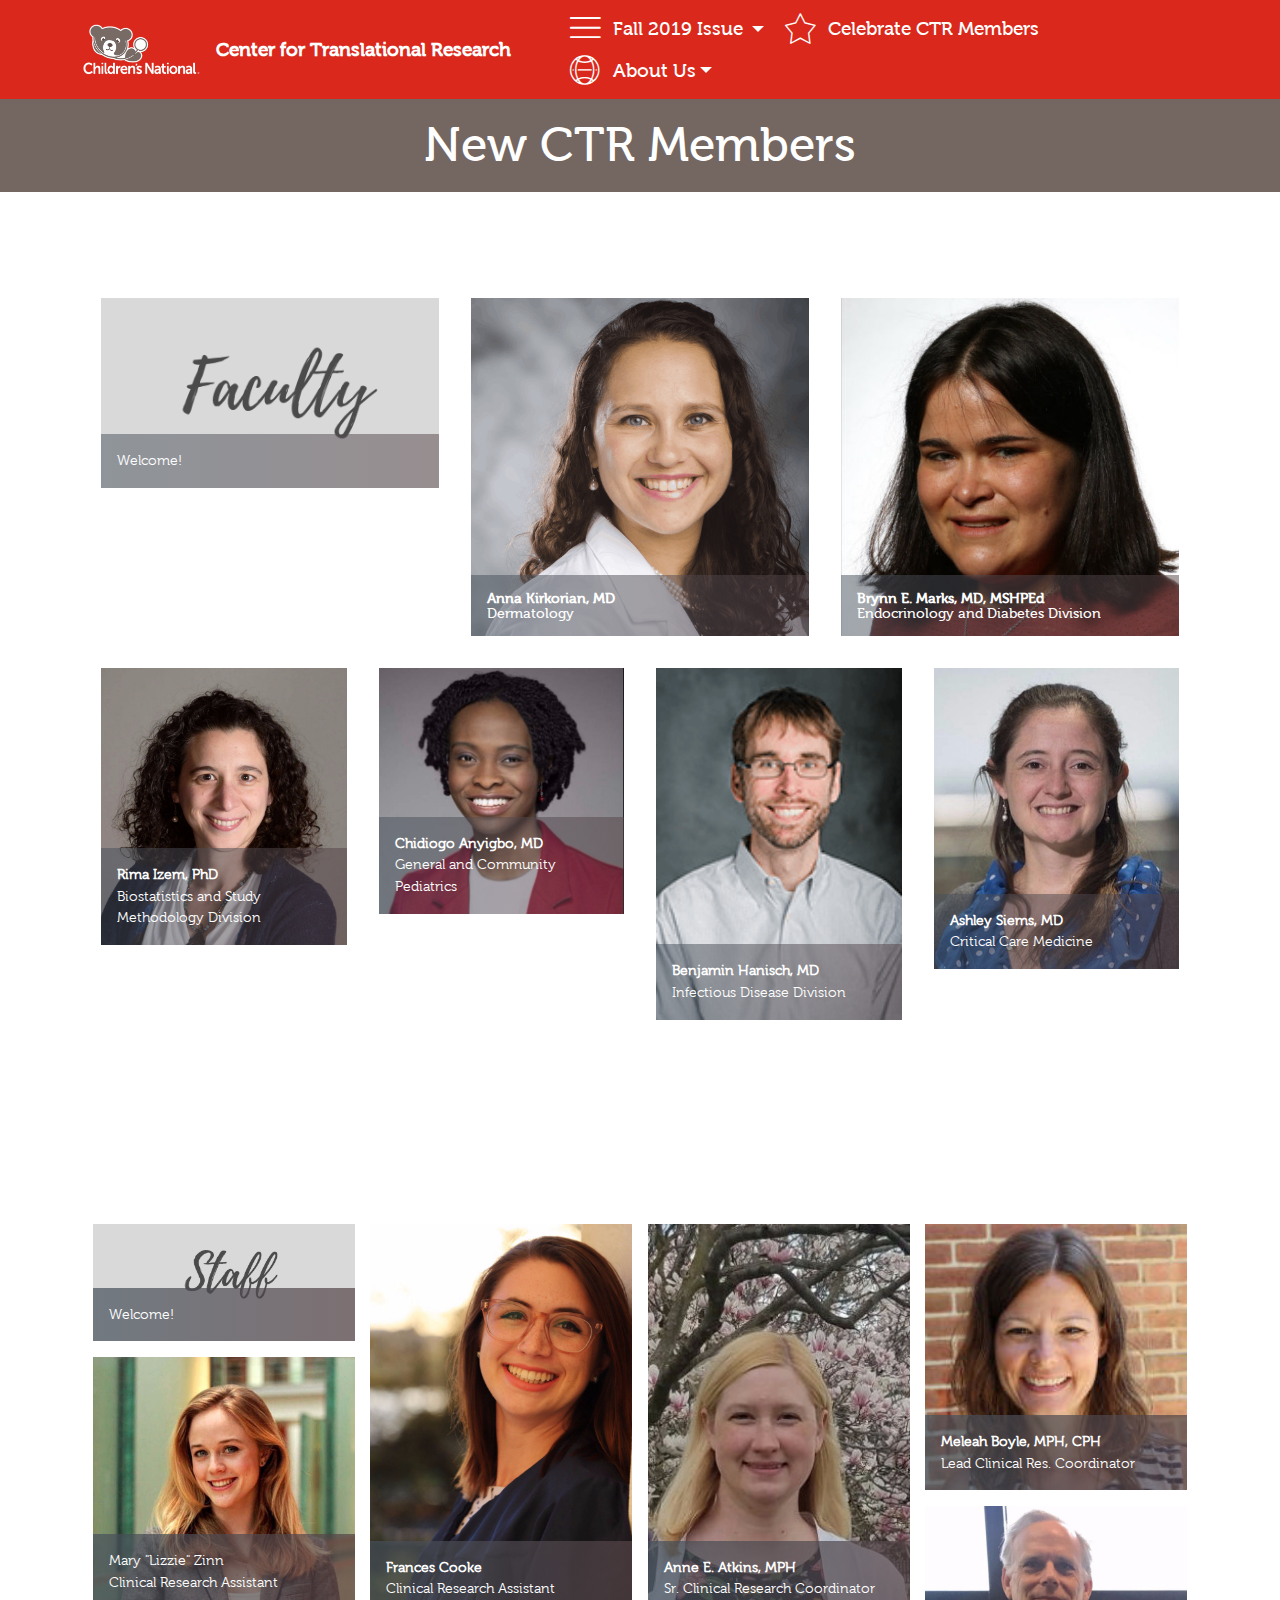
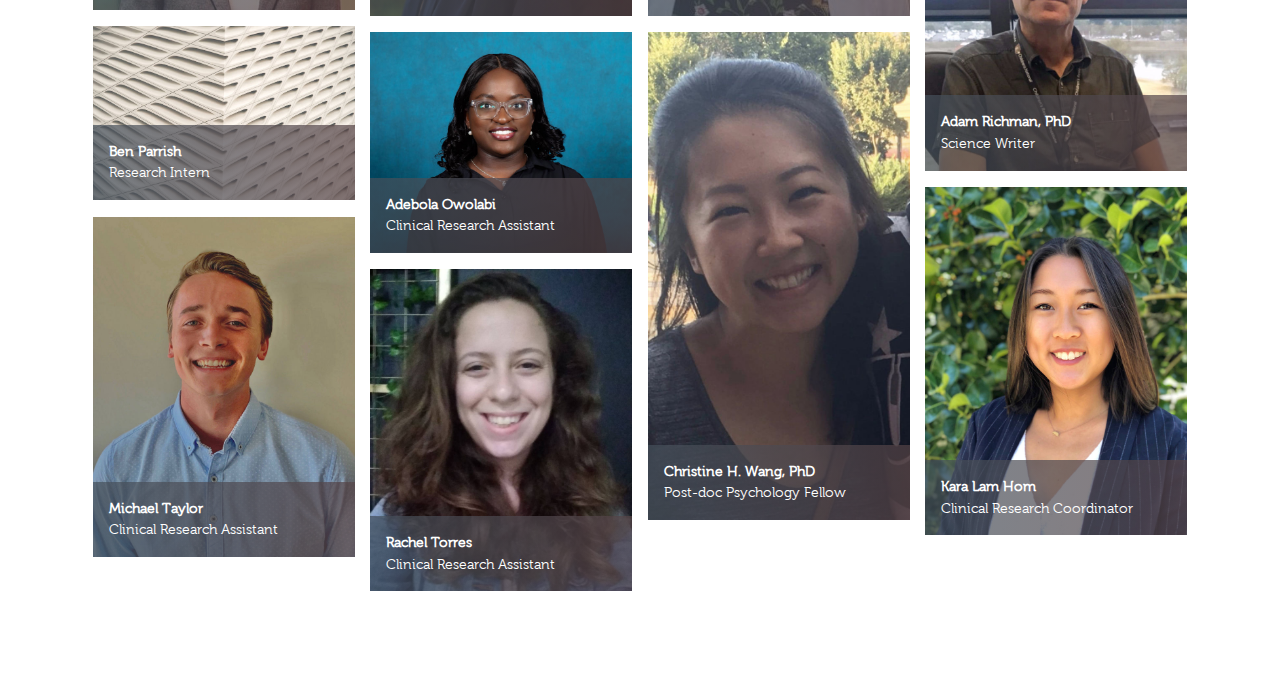
<file: NewCTRMembers.html>
<!DOCTYPE html>
<html  >
<head>
  <!-- Site made with Mobirise Website Builder v4.11.2, https://mobirise.com -->
  <meta charset="UTF-8">
  <meta http-equiv="X-UA-Compatible" content="IE=edge">
  <meta name="generator" content="Mobirise v4.11.2, mobirise.com">
  <meta name="viewport" content="width=device-width, initial-scale=1, minimum-scale=1">
  <link rel="shortcut icon" href="assets/images/cn-pr-grad-3c-cmyk-sm-062017-128x85.png" type="image/x-icon">
  <meta name="description" content="Website Builder Description">
  
  <title>NewCTRMembers</title>
  <link rel="stylesheet" href="assets/web/assets/mobirise-icons-bold/mobirise-icons-bold.css">
  <link rel="stylesheet" href="assets/web/assets/mobirise-icons/mobirise-icons.css">
  <link rel="stylesheet" href="assets/bootstrap/css/bootstrap.min.css">
  <link rel="stylesheet" href="assets/bootstrap/css/bootstrap-grid.min.css">
  <link rel="stylesheet" href="assets/bootstrap/css/bootstrap-reboot.min.css">
  <link rel="stylesheet" href="assets/dropdown/css/style.css">
  <link rel="stylesheet" href="assets/tether/tether.min.css">
  <link rel="stylesheet" href="assets/theme/css/style.css">
  <link rel="stylesheet" href="assets/gallery/style.css">
  <link href="assets/fonts/style.css" rel="stylesheet">
  <link rel="preload" as="style" href="assets/mobirise/css/mbr-additional.css"><link rel="stylesheet" href="assets/mobirise/css/mbr-additional.css" type="text/css">
  
  
  
</head>
<body>
  <section class="menu cid-qTkzRZLJNu" once="menu" id="menu1-1h">

    

    <nav class="navbar navbar-expand beta-menu navbar-dropdown align-items-center navbar-fixed-top navbar-toggleable-sm">
        <button class="navbar-toggler navbar-toggler-right" type="button" data-toggle="collapse" data-target="#navbarSupportedContent" aria-controls="navbarSupportedContent" aria-expanded="false" aria-label="Toggle navigation">
            <div class="hamburger">
                <span></span>
                <span></span>
                <span></span>
                <span></span>
            </div>
        </button>
        <div class="menu-logo">
            <div class="navbar-brand">
                <span class="navbar-logo">
                    <a href="https://childrensnational.org">
                         <img src="assets/images/logocnmcmedium-246x121.png" alt="Mobirise" title="" style="height: 3.8rem;">
                    </a>
                </span>
                <span class="navbar-caption-wrap"><a class="navbar-caption text-white display-4" href="https://childrensnational.org/research-and-education/center-for-translational-research" target="_blank">
                        Center for Translational Research</a></span>
            </div>
        </div>
        <div class="collapse navbar-collapse" id="navbarSupportedContent">
            <ul class="navbar-nav nav-dropdown nav-right" data-app-modern-menu="true"><li class="nav-item dropdown open">
                    <a class="nav-link link dropdown-toggle text-white display-4" href="https://childrensnational.org/research-and-education/center-for-translational-research" data-toggle="dropdown-submenu" aria-expanded="true" target="_blank"><span class="mbrib-menu mbr-iconfont mbr-iconfont-btn"></span>Fall 2019 Issue&nbsp;</a><div class="dropdown-menu"><a class="dropdown-item text-white display-4" href="index.html" target="_blank">Homepage<br></a><a class="dropdown-item text-white display-4" href="FacultyNews.html" target="_blank">Faculty News<br></a><a class="dropdown-item text-white display-4" href="AroundResearch.html" target="_blank">Around Research</a><a class="dropdown-item text-white display-4" href="NewCTRMembers.html" aria-expanded="false" target="_blank">New CTR Members</a><a class="dropdown-item text-white display-4" href="CTRSpotlight.html" target="_blank">Member Spotlight</a><a class="dropdown-item text-white display-4" href="Announcements.html" target="_blank">Announcements<br></a><a class="dropdown-item text-white display-4" href="ResearchResources.html" target="_blank">Research Resources<br></a><a class="dropdown-item text-white display-4" href="CTREvents.html" target="_blank">Upcoming Events<br></a><div class="dropdown"><a class="text-white dropdown-item dropdown-toggle display-4" href="https://childrensnational.org/research-and-education/center-for-translational-research" aria-expanded="false" target="_blank" data-toggle="dropdown-submenu">Archived Newsletters<br></a><div class="dropdown-menu dropdown-submenu"><a class="text-white dropdown-item display-4" href="assets/files/CTR_Connectors Corner_Spring 2019.pdf" aria-expanded="false" target="_blank">Spring 2019</a><a class="text-white dropdown-item display-4" href="assets/files/CTR_CC_Summer.2019.pdf" aria-expanded="false" target="_blank">Summer 2019</a></div></div></div>
                </li><li class="nav-item"><a class="nav-link link text-white display-4" href="CTRform.html" aria-expanded="false" target="_blank"><span class="mbri-star mbr-iconfont mbr-iconfont-btn"></span>Celebrate CTR Members</a></li><li class="nav-item dropdown">
                     <a class="nav-link link dropdown-toggle text-white display-4" href="https://childrensnational.org/research-and-education/center-for-translational-research" data-toggle="dropdown-submenu" aria-expanded="true"><span class="mbri-globe-2 mbr-iconfont mbr-iconfont-btn"></span>
                        
                        About Us</a><div class="dropdown-menu"><a class="dropdown-item text-white display-4" href="CTRLeadership.html" target="_blank">CTR Leadership</a><a class="dropdown-item text-white display-4" href="https://childrensnational.org/research-and-education/center-for-translational-research" target="_blank">CTR</a></div>
                </li></ul>
            
        </div>
    </nav>
</section>

<section class="engine"><a href="https://mobirise.info/l">free web templates</a></section><section class="mbr-section content4 cid-rClJ3XhVj3" id="content4-1k">

    

    <div class="container">
        <div class="media-container-row">
            <div class="title col-12 col-md-8">
                <h2 class="align-center pb-3 mbr-fonts-style display-2">
                    New CTR Members</h2>
                
                
            </div>
        </div>
    </div>
</section>

<section class="mbr-gallery mbr-slider-carousel cid-rBZ2Jzg9co" id="gallery4-28">

    

    <div class="container">
        <div><!-- Gallery --><div class="gallery-row"><div class="mbr-gallery-layout-default"><div><div class="row-first row justify-content-center m-0"><div class="mbr-gallery-item col-lg-4 col-md-4 col-sm-12 p-3" data-video-url="false"><div href="#lb-gallery4-28" data-slide-to="0" data-toggle="modal"><img src="assets/images/10-528x408-369x207.png" alt="" title=""><span class="icon-focus"></span><span class="mbr-gallery-title mbr-fonts-style display-7">Welcome!</span></div></div><div class="mbr-gallery-item col-lg-4 col-md-4 col-sm-12 p-3" data-video-url="false"><div href="#lb-gallery4-28" data-slide-to="1" data-toggle="modal"><img src="assets/images/kirkorian-a-525x525-525x525.png" alt="" title=""><span class="icon-focus"></span><span class="mbr-gallery-title mbr-fonts-style display-4"><strong>Anna Kirkorian, MD</strong><br>Dermatology</span></div></div><div class="mbr-gallery-item col-lg-4 col-md-4 col-sm-12 p-3" data-video-url="false"><div href="#lb-gallery4-28" data-slide-to="2" data-toggle="modal"><img src="assets/images/bmarks-492x492-492x492.jpg" alt="" title=""><span class="icon-focus"></span><span class="mbr-gallery-title mbr-fonts-style display-4"><strong>Brynn E. Marks, MD, MSHPEd</strong><br>Endocrinology and Diabetes Division</span></div></div></div><div class="row-second row justify-content-center m-0"><div class="mbr-gallery-item col-lg-3 col-md-6 col-sm-12 p-3" data-video-url="false"><div href="#lb-gallery4-28" data-slide-to="3" data-toggle="modal"><img src="assets/images/pic-rimaizem-2000x2500-800x902.jpeg" alt="" title=""><span class="icon-focus"></span><span class="mbr-gallery-title mbr-fonts-style display-7"><strong>Rima Izem, PhD</strong><br>Biostatistics and Study Methodology Division</span></div></div><div class="mbr-gallery-item col-lg-3 col-md-6 col-sm-12 p-3" data-video-url="false"><div href="#lb-gallery4-28" data-slide-to="4" data-toggle="modal"><img src="assets/images/anyigbo-c-2-500x500-495x495.jpeg" alt="" title=""><span class="icon-focus"></span><span class="mbr-gallery-title mbr-fonts-style display-7"><strong>Chidiogo Anyigbo, MD</strong><br>General and Community Pediatrics</span></div></div><div class="mbr-gallery-item col-lg-3 col-md-6 col-sm-12 p-3" data-video-url="false"><div href="#lb-gallery4-28" data-slide-to="5" data-toggle="modal"><img src="assets/images/capture-3-132x189-132x189.png" alt="" title=""><span class="icon-focus"></span><span class="mbr-gallery-title mbr-fonts-style display-7"><strong>Benjamin Hanisch, MD</strong><br>Infectious Disease Division</span></div></div><div class="mbr-gallery-item col-lg-3 col-md-6 col-sm-12 p-3" data-video-url="false"><div href="#lb-gallery4-28" data-slide-to="6" data-toggle="modal"><img src="assets/images/siems-a-1-500x500-400x490.jpeg" alt="" title=""><span class="icon-focus"></span><span class="mbr-gallery-title mbr-fonts-style display-7"><strong>Ashley Siems, MD</strong><br>Critical Care Medicine</span></div></div></div></div><div class="clearfix"></div></div></div><!-- Lightbox --><div data-app-prevent-settings="" class="mbr-slider modal fade carousel slide" tabindex="-1" data-keyboard="true" data-interval="false" id="lb-gallery4-28"><div class="modal-dialog"><div class="modal-content"><div class="modal-body"><div class="carousel-inner"><div class="carousel-item"><img src="assets/images/10-528x408.png" alt="" title=""></div><div class="carousel-item"><img src="assets/images/kirkorian-a-525x525.png" alt="" title=""></div><div class="carousel-item"><img src="assets/images/bmarks-492x492.jpg" alt="" title=""></div><div class="carousel-item"><img src="assets/images/pic-rimaizem-2000x2500.jpeg" alt="" title=""></div><div class="carousel-item active"><img src="assets/images/anyigbo-c-2-500x500.jpeg" alt="" title=""></div><div class="carousel-item"><img src="assets/images/capture-3-132x189.png" alt="" title=""></div><div class="carousel-item"><img src="assets/images/siems-a-1-500x500.jpeg" alt="" title=""></div></div><a class="carousel-control carousel-control-prev" role="button" data-slide="prev" href="#lb-gallery4-28"><span class="mbri-left mbr-iconfont" aria-hidden="true"></span><span class="sr-only">Previous</span></a><a class="carousel-control carousel-control-next" role="button" data-slide="next" href="#lb-gallery4-28"><span class="mbri-right mbr-iconfont" aria-hidden="true"></span><span class="sr-only">Next</span></a><a class="close" href="#" role="button" data-dismiss="modal"><span class="sr-only">Close</span></a></div></div></div></div></div>
    </div>

</section>

<section class="mbr-gallery mbr-slider-carousel cid-rBZ2LD1dpF" id="gallery1-29">

    

    <div class="container">
        <div><!-- Filter --><!-- Gallery --><div class="mbr-gallery-row"><div class="mbr-gallery-layout-default"><div><div><div class="mbr-gallery-item mbr-gallery-item--p1" data-video-url="false" data-tags="Awesome"><div href="#lb-gallery1-29" data-slide-to="0" data-toggle="modal"><img src="assets/images/9-6-528x408-422x190.png" alt="" title=""><span class="icon-focus"></span><span class="mbr-gallery-title mbr-fonts-style display-7">Welcome!</span></div></div><div class="mbr-gallery-item mbr-gallery-item--p1" data-video-url="false" data-tags="Responsive"><div href="#lb-gallery1-29" data-slide-to="1" data-toggle="modal"><img src="assets/images/frances-cook-1537x2305-800x1200.jpeg" alt="" title=""><span class="icon-focus"></span><span class="mbr-gallery-title mbr-fonts-style display-7"><strong>Frances Cooke</strong><br>Clinical Research Assistant</span></div></div><div class="mbr-gallery-item mbr-gallery-item--p1" data-video-url="false" data-tags="Creative"><div href="#lb-gallery1-29" data-slide-to="2" data-toggle="modal"><img src="assets/images/anne-atkins-1-800x1422-256x384-256x384.jpeg" alt="" title=""><span class="icon-focus"></span><span class="mbr-gallery-title mbr-fonts-style display-7"><strong>Anne E. Atkins, MPH</strong><br>Sr. Clinical Research Coordinator</span></div></div><div class="mbr-gallery-item mbr-gallery-item--p1" data-video-url="false" data-tags="Awesome"><div href="#lb-gallery1-29" data-slide-to="3" data-toggle="modal"><img src="assets/images/meleah-boyle-picture-2-200x204-200x204.jpeg" alt="" title=""><span class="icon-focus"></span><span class="mbr-gallery-title mbr-fonts-style display-7"><strong>Meleah Boyle, MPH, CPH
</strong><br>Lead Clinical Res. Coordinator</span></div></div><div class="mbr-gallery-item mbr-gallery-item--p1" data-video-url="false" data-tags="Creative"><div href="#lb-gallery1-29" data-slide-to="4" data-toggle="modal"><img src="assets/images/lizzie-zinn-640x428-438x424.jpeg" alt="" title=""><span class="icon-focus"></span><span class="mbr-gallery-title mbr-fonts-style display-7">Mary "Lizzie" Zinn<br>Clinical Research Assistant</span></div></div><div class="mbr-gallery-item mbr-gallery-item--p1" data-video-url="false" data-tags="Creative"><div href="#lb-gallery1-29" data-slide-to="5" data-toggle="modal"><img src="assets/images/adam-richman-phd-2000x2667-800x811.jpeg" alt="" title=""><span class="icon-focus"></span><span class="mbr-gallery-title mbr-fonts-style display-7"><strong>Adam Richman, PhD</strong><br>Science Writer</span></div></div><div class="mbr-gallery-item mbr-gallery-item--p1" data-video-url="false" data-tags="Creative"><div href="#lb-gallery1-29" data-slide-to="6" data-toggle="modal"><img src="assets/images/mbr-1920x1280-800x533.jpg" alt="" title=""><span class="icon-focus"></span><span class="mbr-gallery-title mbr-fonts-style display-7"><strong>Ben Parrish&nbsp;</strong><br>Research Intern<br></span></div></div><div class="mbr-gallery-item mbr-gallery-item--p1" data-video-url="false" data-tags="Creative"><div href="#lb-gallery1-29" data-slide-to="7" data-toggle="modal"><img src="assets/images/adebola-owolabicrasst-2000x1692-800x677.jpg" alt="" title=""><span class="icon-focus"></span><span class="mbr-gallery-title mbr-fonts-style display-7"><strong>Adebola Owolabi</strong><br>Clinical Research Assistant</span></div></div><div class="mbr-gallery-item mbr-gallery-item--p1" data-video-url="false" data-tags="Creative"><div href="#lb-gallery1-29" data-slide-to="8" data-toggle="modal"><img src="assets/images/cwang-1-791x1445-623x1164.jpeg" alt="" title=""><span class="icon-focus"></span><span class="mbr-gallery-title mbr-fonts-style display-7"><strong>Christine H. Wang, PhD 
</strong><br>Post-doc Psychology Fellow<br></span></div></div><div class="mbr-gallery-item mbr-gallery-item--p1" data-video-url="false" data-tags="Creative"><div href="#lb-gallery1-29" data-slide-to="9" data-toggle="modal"><img src="assets/images/kara-lam-hom-cra-2000x2667-800x1067.jpg" alt="" title=""><span class="icon-focus"></span><span class="mbr-gallery-title mbr-fonts-style display-7"><strong>Kara Lam Hom</strong><br>Clinical Research Coordinator</span></div></div><div class="mbr-gallery-item mbr-gallery-item--p1" data-video-url="false" data-tags="Creative"><div href="#lb-gallery1-29" data-slide-to="10" data-toggle="modal"><img src="assets/images/taylor-1566x2040-800x1042.jpg" alt="" title=""><span class="icon-focus"></span><span class="mbr-gallery-title mbr-fonts-style display-7"><strong>Michael Taylor</strong><br>Clinical Research Assistant</span></div></div><div class="mbr-gallery-item mbr-gallery-item--p1" data-video-url="false" data-tags="Creative"><div href="#lb-gallery1-29" data-slide-to="11" data-toggle="modal"><img src="assets/images/rachel-torres-1773x2188-800x987.jpg" alt="" title=""><span class="icon-focus"></span><span class="mbr-gallery-title mbr-fonts-style display-7"><strong>Rachel Torres</strong><br>Clinical Research Assistant</span></div></div></div></div><div class="clearfix"></div></div></div><!-- Lightbox --><div data-app-prevent-settings="" class="mbr-slider modal fade carousel slide" tabindex="-1" data-keyboard="true" data-interval="false" id="lb-gallery1-29"><div class="modal-dialog"><div class="modal-content"><div class="modal-body"><div class="carousel-inner"><div class="carousel-item"><img src="assets/images/9-6-528x408.png" alt="" title=""></div><div class="carousel-item"><img src="assets/images/frances-cook-1537x2305.jpeg" alt="" title=""></div><div class="carousel-item active"><img src="assets/images/anne-atkins-1-800x1422-256x384.jpeg" alt="" title=""></div><div class="carousel-item"><img src="assets/images/meleah-boyle-picture-2-200x204.jpeg" alt="" title=""></div><div class="carousel-item"><img src="assets/images/lizzie-zinn-640x428.jpeg" alt="" title=""></div><div class="carousel-item"><img src="assets/images/adam-richman-phd-2000x2667.jpeg" alt="" title=""></div><div class="carousel-item"><img src="assets/images/mbr-1920x1280.jpg" alt="" title=""></div><div class="carousel-item"><img src="assets/images/adebola-owolabicrasst-2000x1692.jpg" alt="" title=""></div><div class="carousel-item"><img src="assets/images/cwang-1-791x1445.jpeg" alt="" title=""></div><div class="carousel-item"><img src="assets/images/kara-lam-hom-cra-2000x2667.jpg" alt="" title=""></div><div class="carousel-item"><img src="assets/images/taylor-1566x2040.jpg" alt="" title=""></div><div class="carousel-item"><img src="assets/images/rachel-torres-1773x2188.jpg" alt="" title=""></div></div><a class="carousel-control carousel-control-prev" role="button" data-slide="prev" href="#lb-gallery1-29"><span class="mbri-left mbr-iconfont" aria-hidden="true"></span><span class="sr-only">Previous</span></a><a class="carousel-control carousel-control-next" role="button" data-slide="next" href="#lb-gallery1-29"><span class="mbri-right mbr-iconfont" aria-hidden="true"></span><span class="sr-only">Next</span></a><a class="close" href="#" role="button" data-dismiss="modal"><span class="sr-only">Close</span></a></div></div></div></div></div>
    </div>

</section>


  <script src="assets/popper/popper.min.js"></script>
  <script src="assets/web/assets/jquery/jquery.min.js"></script>
  <script src="assets/bootstrap/js/bootstrap.min.js"></script>
  <script src="assets/bootstrapcarouselswipe/bootstrap-carousel-swipe.js"></script>
  <script src="assets/dropdown/js/nav-dropdown.js"></script>
  <script src="assets/dropdown/js/navbar-dropdown.js"></script>
  <script src="assets/touchswipe/jquery.touch-swipe.min.js"></script>
  <script src="assets/masonry/masonry.pkgd.min.js"></script>
  <script src="assets/imagesloaded/imagesloaded.pkgd.min.js"></script>
  <script src="assets/smoothscroll/smooth-scroll.js"></script>
  <script src="assets/tether/tether.min.js"></script>
  <script src="assets/vimeoplayer/jquery.mb.vimeo_player.js"></script>
  <script src="assets/theme/js/script.js"></script>
  <script src="assets/slidervideo/script.js"></script>
  <script src="assets/gallery/player.min.js"></script>
  <script src="assets/gallery/script.js"></script>
  
  
 <div id="scrollToTop" class="scrollToTop mbr-arrow-up"><a style="text-align: center;"><i class="mbr-arrow-up-icon mbr-arrow-up-icon-cm cm-icon cm-icon-smallarrow-up"></i></a></div>
  </body>
</html>
</file>
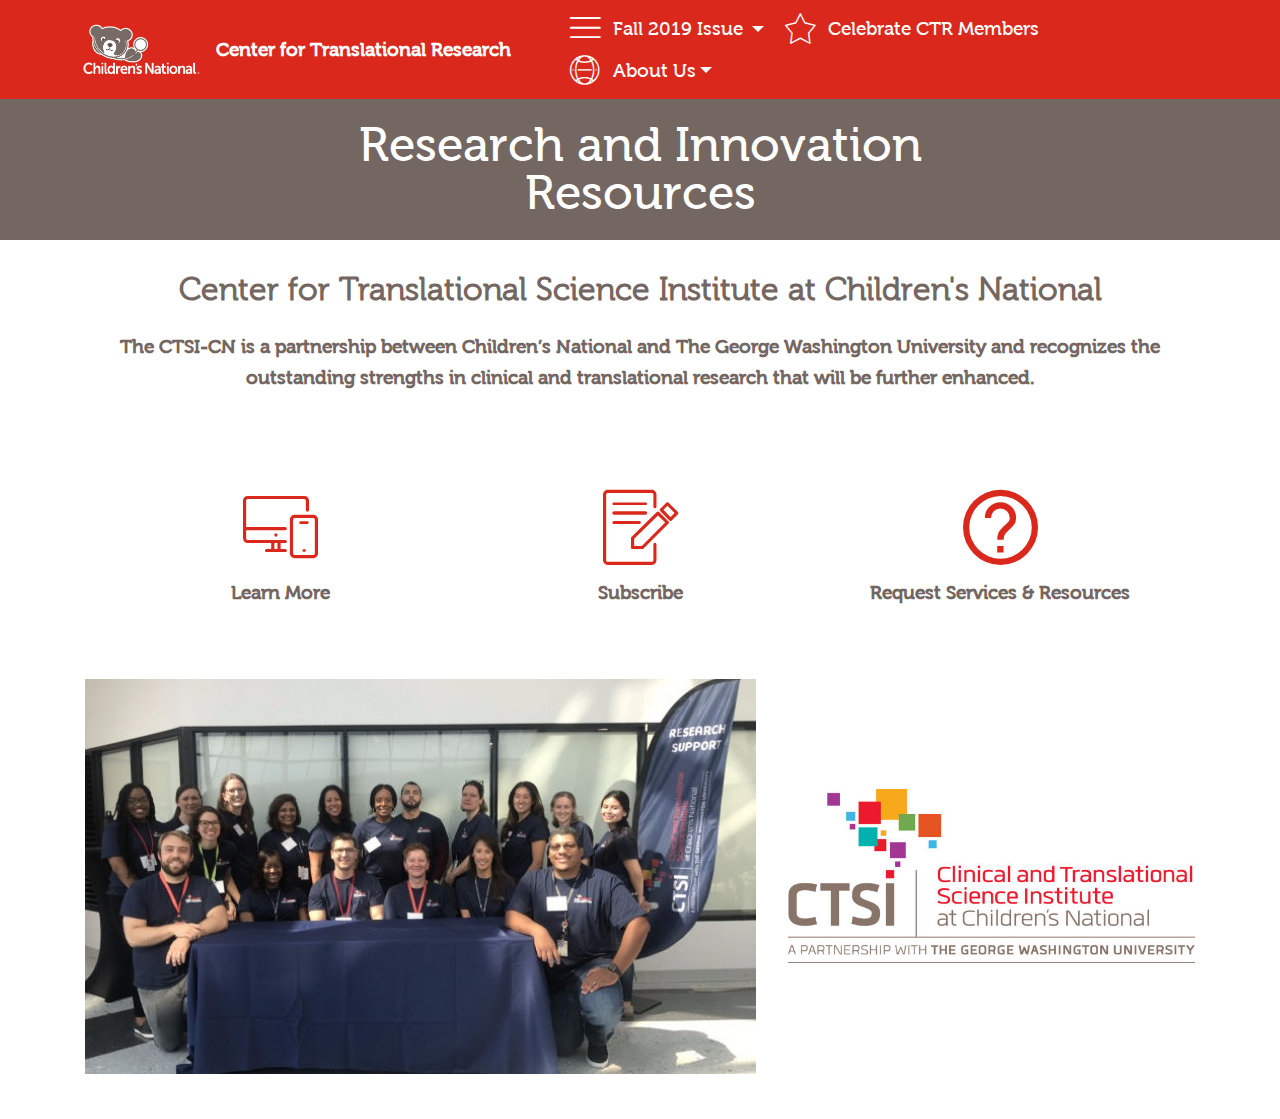
<file: ResearchResources.html>
<!DOCTYPE html>
<html  >
<head>
  <!-- Site made with Mobirise Website Builder v4.11.2, https://mobirise.com -->
  <meta charset="UTF-8">
  <meta http-equiv="X-UA-Compatible" content="IE=edge">
  <meta name="generator" content="Mobirise v4.11.2, mobirise.com">
  <meta name="viewport" content="width=device-width, initial-scale=1, minimum-scale=1">
  <link rel="shortcut icon" href="assets/images/cn-pr-grad-3c-cmyk-sm-062017-128x85.png" type="image/x-icon">
  <meta name="description" content="Web Site Creator Description">
  
  <title>ResearchResources</title>
  <link rel="stylesheet" href="assets/web/assets/mobirise-icons2/mobirise2.css">
  <link rel="stylesheet" href="assets/web/assets/mobirise-icons-bold/mobirise-icons-bold.css">
  <link rel="stylesheet" href="assets/web/assets/mobirise-icons/mobirise-icons.css">
  <link rel="stylesheet" href="assets/bootstrap/css/bootstrap.min.css">
  <link rel="stylesheet" href="assets/bootstrap/css/bootstrap-grid.min.css">
  <link rel="stylesheet" href="assets/bootstrap/css/bootstrap-reboot.min.css">
  <link rel="stylesheet" href="assets/tether/tether.min.css">
  <link rel="stylesheet" href="assets/dropdown/css/style.css">
  <link rel="stylesheet" href="assets/theme/css/style.css">
  <link href="assets/fonts/style.css" rel="stylesheet">
  <link rel="preload" as="style" href="assets/mobirise/css/mbr-additional.css"><link rel="stylesheet" href="assets/mobirise/css/mbr-additional.css" type="text/css">
  
  
  
</head>
<body>
  <section class="menu cid-qTkzRZLJNu" once="menu" id="menu1-1j">

    

    <nav class="navbar navbar-expand beta-menu navbar-dropdown align-items-center navbar-fixed-top navbar-toggleable-sm">
        <button class="navbar-toggler navbar-toggler-right" type="button" data-toggle="collapse" data-target="#navbarSupportedContent" aria-controls="navbarSupportedContent" aria-expanded="false" aria-label="Toggle navigation">
            <div class="hamburger">
                <span></span>
                <span></span>
                <span></span>
                <span></span>
            </div>
        </button>
        <div class="menu-logo">
            <div class="navbar-brand">
                <span class="navbar-logo">
                    <a href="https://childrensnational.org">
                         <img src="assets/images/logocnmcmedium-246x121.png" alt="Mobirise" title="" style="height: 3.8rem;">
                    </a>
                </span>
                <span class="navbar-caption-wrap"><a class="navbar-caption text-white display-4" href="https://childrensnational.org/research-and-education/center-for-translational-research" target="_blank">
                        Center for Translational Research</a></span>
            </div>
        </div>
        <div class="collapse navbar-collapse" id="navbarSupportedContent">
            <ul class="navbar-nav nav-dropdown nav-right" data-app-modern-menu="true"><li class="nav-item dropdown open">
                    <a class="nav-link link dropdown-toggle text-white display-4" href="https://childrensnational.org/research-and-education/center-for-translational-research" data-toggle="dropdown-submenu" aria-expanded="true" target="_blank"><span class="mbrib-menu mbr-iconfont mbr-iconfont-btn"></span>Fall 2019 Issue&nbsp;</a><div class="dropdown-menu"><a class="dropdown-item text-white display-4" href="index.html" target="_blank">Homepage<br></a><a class="dropdown-item text-white display-4" href="FacultyNews.html" target="_blank">Faculty News<br></a><a class="dropdown-item text-white display-4" href="AroundResearch.html" target="_blank">Around Research</a><a class="dropdown-item text-white display-4" href="NewCTRMembers.html" aria-expanded="false" target="_blank">New CTR Members</a><a class="dropdown-item text-white display-4" href="CTRSpotlight.html" target="_blank">Member Spotlight</a><a class="dropdown-item text-white display-4" href="Announcements.html" target="_blank">Announcements<br></a><a class="dropdown-item text-white display-4" href="ResearchResources.html" target="_blank">Research Resources<br></a><a class="dropdown-item text-white display-4" href="CTREvents.html" target="_blank">Upcoming Events<br></a><div class="dropdown"><a class="text-white dropdown-item dropdown-toggle display-4" href="https://childrensnational.org/research-and-education/center-for-translational-research" aria-expanded="false" target="_blank" data-toggle="dropdown-submenu">Archived Newsletters<br></a><div class="dropdown-menu dropdown-submenu"><a class="text-white dropdown-item display-4" href="assets/files/CTR_Connectors Corner_Spring 2019.pdf" aria-expanded="false" target="_blank">Spring 2019</a><a class="text-white dropdown-item display-4" href="assets/files/CTR_CC_Summer.2019.pdf" aria-expanded="false" target="_blank">Summer 2019</a></div></div></div>
                </li><li class="nav-item"><a class="nav-link link text-white display-4" href="CTRform.html" aria-expanded="false" target="_blank"><span class="mbri-star mbr-iconfont mbr-iconfont-btn"></span>Celebrate CTR Members</a></li><li class="nav-item dropdown">
                     <a class="nav-link link dropdown-toggle text-white display-4" href="https://childrensnational.org/research-and-education/center-for-translational-research" data-toggle="dropdown-submenu" aria-expanded="true"><span class="mbri-globe-2 mbr-iconfont mbr-iconfont-btn"></span>
                        
                        About Us</a><div class="dropdown-menu"><a class="dropdown-item text-white display-4" href="CTRLeadership.html" target="_blank">CTR Leadership</a><a class="dropdown-item text-white display-4" href="https://childrensnational.org/research-and-education/center-for-translational-research" target="_blank">CTR</a></div>
                </li></ul>
            
        </div>
    </nav>
</section>

<section class="engine"><a href="https://mobirise.info/j">website templates</a></section><section class="mbr-section content4 cid-rCsgyZQNMM" id="content4-2f">

    

    <div class="container">
        <div class="media-container-row">
            <div class="title col-12 col-md-8">
                <h2 class="align-center pb-3 mbr-fonts-style display-2">
                    Research and Innovation Resources</h2>
                
                
            </div>
        </div>
    </div>
</section>

<section class="header12 cid-rCskCFMmdk" id="header12-2i">

    

    

    <div class="container  ">
            <div class="media-container">
                <div class="col-md-12 align-center">
                    <h1 class="mbr-section-title pb-3 mbr-white mbr-bold mbr-fonts-style display-5">Center for Translational Science Institute at Children's National</h1>
                    <p class="mbr-text pb-3 mbr-white mbr-fonts-style display-4"><strong>The CTSI-CN is a partnership between Children’s National and The George Washington University and recognizes the outstanding strengths in clinical and translational research that will be further enhanced.
                    </strong></p>
                    

                    <div class="icons-media-container mbr-white">
                        <div class="card col-12 col-md-6 col-lg-4">
                            <div class="icon-block">
                            <a href="https://ctsicn.org/" target="_blank">
                                <span class="mbr-iconfont mbri-responsive" style="color: rgb(218, 41, 28); fill: rgb(218, 41, 28); font-size: 75px;"></span>
                            </a>
                            </div>
                            <h5 class="mbr-fonts-style display-4"><strong>
                                Learn More</strong></h5>
                        </div>

                        <div class="card col-12 col-md-6 col-lg-4">
                            <div class="icon-block">
                                <a href="https://visitor.r20.constantcontact.com/d.jsp?llr=fpfpslfab&p=oi&m=1105268807141&sit=gdlpvg5fb&f=d86e3613-7530-4cbe-a577-ccf2a40ab3fb" target="_blank">
                                    <span class="mbr-iconfont mbri-edit" style="color: rgb(218, 41, 28); fill: rgb(218, 41, 28); font-size: 75px;"></span>
                                </a>
                            </div>
                            <h5 class="mbr-fonts-style display-4"><strong>
                                Subscribe</strong></h5>
                        </div>

                        <div class="card col-12 col-md-6 col-lg-4">
                            <div class="icon-block">
                                <a href="https://ctsicn.org/node/221">
                                    <span class="mbr-iconfont mobi-mbri-help mobi-mbri" style="color: rgb(218, 41, 28); fill: rgb(218, 41, 28); font-size: 75px;"></span>
                                </a>
                            </div>
                            <h5 class="mbr-fonts-style display-4"><strong>Request Services &amp; Resources</strong></h5>
                        </div>

                        
                    </div>
                </div>
            </div>
    </div>

    
</section>

<section class="cid-rCsAHMnhW5" id="content13-2u">
    
    <div class="container">
            <div class="media-container-row" style="width: 100%;">
                <div class="img-item item1" style="width: 168%;">
                    <img src="assets/images/photo-sep-11-2-10-41-pm-736x552.jpeg" alt="" title="">
                    
                </div>
                <div class="img-item">
                    <a href="https://ctsicn.org/" target="_blank"><img src="assets/images/ctsi-logo-rgb-664x284.jpg" alt="" title=""></a>
                    
                </div>
            </div>
    </div>
</section>


  <script src="assets/web/assets/jquery/jquery.min.js"></script>
  <script src="assets/popper/popper.min.js"></script>
  <script src="assets/bootstrap/js/bootstrap.min.js"></script>
  <script src="assets/smoothscroll/smooth-scroll.js"></script>
  <script src="assets/touchswipe/jquery.touch-swipe.min.js"></script>
  <script src="assets/vimeoplayer/jquery.mb.vimeo_player.js"></script>
  <script src="assets/tether/tether.min.js"></script>
  <script src="assets/dropdown/js/nav-dropdown.js"></script>
  <script src="assets/dropdown/js/navbar-dropdown.js"></script>
  <script src="assets/theme/js/script.js"></script>
  
  
 <div id="scrollToTop" class="scrollToTop mbr-arrow-up"><a style="text-align: center;"><i class="mbr-arrow-up-icon mbr-arrow-up-icon-cm cm-icon cm-icon-smallarrow-up"></i></a></div>
  </body>
</html>
</file>
<file: assets/web/assets/mobirise-icons-bold/mobirise-icons-bold.css>
@font-face {
  font-family: 'mobirise-icons-bold';
  font-display: swap;
  src:  url('mobirise-icons-bold.eot?m1l4yr');
  src:  url('mobirise-icons-bold.eot?m1l4yr#iefix') format('embedded-opentype'),
    url('mobirise-icons-bold.ttf?m1l4yr') format('truetype'),
    url('mobirise-icons-bold.woff?m1l4yr') format('woff'),
    url('mobirise-icons-bold.svg?m1l4yr#mobirise-icons-bold') format('svg');
  font-weight: normal;
  font-style: normal;
}

[class^="mbrib-"], [class*="mbrib-"] {
  /* use !important to prevent issues with browser extensions that change fonts */
  font-family: 'mobirise-icons-bold' !important;
  speak: none;
  font-style: normal;
  font-weight: normal;
  font-variant: normal;
  text-transform: none;
  line-height: 1;

  /* Better Font Rendering =========== */
  -webkit-font-smoothing: antialiased;
  -moz-osx-font-smoothing: grayscale;
}

.mbrib-add-submenu:before {
  content: "\e900";
}
.mbrib-alert:before {
  content: "\e901";
}
.mbrib-align-center:before {
  content: "\e902";
}
.mbrib-align-justify:before {
  content: "\e903";
}
.mbrib-align-left:before {
  content: "\e904";
}
.mbrib-align-right:before {
  content: "\e905";
}
.mbrib-android:before {
  content: "\e906";
}
.mbrib-apple:before {
  content: "\e907";
}
.mbrib-arrow-down:before {
  content: "\e908";
}
.mbrib-arrow-next:before {
  content: "\e909";
}
.mbrib-arrow-prev:before {
  content: "\e90a";
}
.mbrib-arrow-up:before {
  content: "\e90b";
}
.mbrib-bold:before {
  content: "\e90c";
}
.mbrib-bookmark:before {
  content: "\e90d";
}
.mbrib-bootstrap:before {
  content: "\e90e";
}
.mbrib-briefcase:before {
  content: "\e90f";
}
.mbrib-browse:before {
  content: "\e910";
}
.mbrib-bulleted-list:before {
  content: "\e911";
}
.mbrib-calendar:before {
  content: "\e912";
}
.mbrib-camera:before {
  content: "\e913";
}
.mbrib-cart-add:before {
  content: "\e914";
}
.mbrib-cart-full:before {
  content: "\e915";
}
.mbrib-cash:before {
  content: "\e916";
}
.mbrib-change-style:before {
  content: "\e917";
}
.mbrib-chat:before {
  content: "\e918";
}
.mbrib-clock:before {
  content: "\e919";
}
.mbrib-close:before {
  content: "\e91a";
}
.mbrib-cloud:before {
  content: "\e91b";
}
.mbrib-code:before {
  content: "\e91c";
}
.mbrib-contact-form:before {
  content: "\e91d";
}
.mbrib-credit-card:before {
  content: "\e91e";
}
.mbrib-cursor-click:before {
  content: "\e91f";
}
.mbrib-cust-feedback:before {
  content: "\e920";
}
.mbrib-database:before {
  content: "\e921";
}
.mbrib-delivery:before {
  content: "\e922";
}
.mbrib-desktop:before {
  content: "\e923";
}
.mbrib-devices:before {
  content: "\e924";
}
.mbrib-down:before {
  content: "\e925";
}
.mbrib-download:before {
  content: "\e926";
}
.mbrib-drag-n-drop:before {
  content: "\e927";
}
.mbrib-drag-n-drop2:before {
  content: "\e928";
}
.mbrib-edit:before {
  content: "\e929";
}
.mbrib-edit2:before {
  content: "\e92a";
}
.mbrib-error:before {
  content: "\e92b";
}
.mbrib-extension:before {
  content: "\e92c";
}
.mbrib-features:before {
  content: "\e92d";
}
.mbrib-file:before {
  content: "\e92e";
}
.mbrib-flag:before {
  content: "\e92f";
}
.mbrib-folder:before {
  content: "\e930";
}
.mbrib-gift:before {
  content: "\e931";
}
.mbrib-github:before {
  content: "\e932";
}
.mbrib-globe-2:before {
  content: "\e933";
}
.mbrib-globe:before {
  content: "\e934";
}
.mbrib-growing-chart:before {
  content: "\e935";
}
.mbrib-hearth:before {
  content: "\e936";
}
.mbrib-help:before {
  content: "\e937";
}
.mbrib-home:before {
  content: "\e938";
}
.mbrib-hot-cup:before {
  content: "\e939";
}
.mbrib-idea:before {
  content: "\e93a";
}
.mbrib-image-gallery:before {
  content: "\e93b";
}
.mbrib-image-slider:before {
  content: "\e93c";
}
.mbrib-info:before {
  content: "\e93d";
}
.mbrib-italic:before {
  content: "\e93e";
}
.mbrib-key:before {
  content: "\e93f";
}
.mbrib-laptop:before {
  content: "\e940";
}
.mbrib-layers:before {
  content: "\e941";
}
.mbrib-left-right:before {
  content: "\e942";
}
.mbrib-left:before {
  content: "\e943";
}
.mbrib-letter:before {
  content: "\e944";
}
.mbrib-like:before {
  content: "\e945";
}
.mbrib-link:before {
  content: "\e946";
}
.mbrib-lock:before {
  content: "\e947";
}
.mbrib-login:before {
  content: "\e948";
}
.mbrib-logout:before {
  content: "\e949";
}
.mbrib-magic-stick:before {
  content: "\e94a";
}
.mbrib-map-pin:before {
  content: "\e94b";
}
.mbrib-menu:before {
  content: "\e94c";
}
.mbrib-mobile:before {
  content: "\e94d";
}
.mbrib-mobile2:before {
  content: "\e94e";
}
.mbrib-mobirise:before {
  content: "\e94f";
}
.mbrib-more-horizontal:before {
  content: "\e950";
}
.mbrib-more-vertical:before {
  content: "\e951";
}
.mbrib-music:before {
  content: "\e952";
}
.mbrib-new-file:before {
  content: "\e953";
}
.mbrib-numbered-list:before {
  content: "\e954";
}
.mbrib-opened-folder:before {
  content: "\e955";
}
.mbrib-pages:before {
  content: "\e956";
}
.mbrib-paper-plane:before {
  content: "\e957";
}
.mbrib-paperclip:before {
  content: "\e958";
}
.mbrib-photo:before {
  content: "\e959";
}
.mbrib-photos:before {
  content: "\e95a";
}
.mbrib-pin:before {
  content: "\e95b";
}
.mbrib-play:before {
  content: "\e95c";
}
.mbrib-plus:before {
  content: "\e95d";
}
.mbrib-preview:before {
  content: "\e95e";
}
.mbrib-print:before {
  content: "\e95f";
}
.mbrib-protect:before {
  content: "\e960";
}
.mbrib-question:before {
  content: "\e961";
}
.mbrib-quote-left:before {
  content: "\e962";
}
.mbrib-quote-right:before {
  content: "\e963";
}
.mbrib-redo:before {
  content: "\e964";
}
.mbrib-refresh:before {
  content: "\e965";
}
.mbrib-responsive:before {
  content: "\e966";
}
.mbrib-right:before {
  content: "\e967";
}
.mbrib-rocket:before {
  content: "\e968";
}
.mbrib-sad-face:before {
  content: "\e969";
}
.mbrib-sale:before {
  content: "\e96a";
}
.mbrib-save:before {
  content: "\e96b";
}
.mbrib-search:before {
  content: "\e96c";
}
.mbrib-setting:before {
  content: "\e96d";
}
.mbrib-setting2:before {
  content: "\e96e";
}
.mbrib-setting3:before {
  content: "\e96f";
}
.mbrib-share:before {
  content: "\e970";
}
.mbrib-shopping-bag:before {
  content: "\e971";
}
.mbrib-shopping-basket:before {
  content: "\e972";
}
.mbrib-shopping-cart:before {
  content: "\e973";
}
.mbrib-sites:before {
  content: "\e974";
}
.mbrib-smile-face:before {
  content: "\e975";
}
.mbrib-speed:before {
  content: "\e976";
}
.mbrib-star:before {
  content: "\e977";
}
.mbrib-success:before {
  content: "\e978";
}
.mbrib-sun:before {
  content: "\e979";
}
.mbrib-sun2:before {
  content: "\e97a";
}
.mbrib-tablet-vertical:before {
  content: "\e97b";
}
.mbrib-tablet:before {
  content: "\e97c";
}
.mbrib-target:before {
  content: "\e97d";
}
.mbrib-timer:before {
  content: "\e97e";
}
.mbrib-to-ftp:before {
  content: "\e97f";
}
.mbrib-to-local-drive:before {
  content: "\e980";
}
.mbrib-touch-swipe:before {
  content: "\e981";
}
.mbrib-touch:before {
  content: "\e982";
}
.mbrib-trash:before {
  content: "\e983";
}
.mbrib-underline:before {
  content: "\e984";
}
.mbrib-undo:before {
  content: "\e985";
}
.mbrib-unlink:before {
  content: "\e986";
}
.mbrib-unlock:before {
  content: "\e987";
}
.mbrib-up-down:before {
  content: "\e988";
}
.mbrib-up:before {
  content: "\e989";
}
.mbrib-update:before {
  content: "\e98a";
}
.mbrib-upload:before {
  content: "\e98b";
}
.mbrib-user:before {
  content: "\e98c";
}
.mbrib-user2:before {
  content: "\e98d";
}
.mbrib-users:before {
  content: "\e98e";
}
.mbrib-video-play:before {
  content: "\e98f";
}
.mbrib-video:before {
  content: "\e990";
}
.mbrib-watch:before {
  content: "\e991";
}
.mbrib-website-theme:before {
  content: "\e992";
}
.mbrib-wifi:before {
  content: "\e993";
}
.mbrib-windows:before {
  content: "\e994";
}
.mbrib-zoom-out:before {
  content: "\e995";
}
</file>
<file: assets/web/assets/mobirise-icons/mobirise-icons.css>
@font-face {
  font-family: 'MobiriseIcons';
  src:  url('mobirise-icons.eot?spat4u');
  src:  url('mobirise-icons.eot?spat4u#iefix') format('embedded-opentype'),
    url('mobirise-icons.ttf?spat4u') format('truetype'),
    url('mobirise-icons.woff?spat4u') format('woff'),
    url('mobirise-icons.svg?spat4u#MobiriseIcons') format('svg');
  font-weight: normal;
  font-style: normal;
  font-display: swap;
}

[class^="mbri-"], [class*=" mbri-"] {
  /* use !important to prevent issues with browser extensions that change fonts */
  font-family: MobiriseIcons !important;
  speak: none;
  font-style: normal;
  font-weight: normal;
  font-variant: normal;
  text-transform: none;
  line-height: 1;

  /* Better Font Rendering =========== */
  -webkit-font-smoothing: antialiased;
  -moz-osx-font-smoothing: grayscale;
}

.mbri-add-submenu:before {
  content: "\e900";
}
.mbri-alert:before {
  content: "\e901";
}
.mbri-align-center:before {
  content: "\e902";
}
.mbri-align-justify:before {
  content: "\e903";
}
.mbri-align-left:before {
  content: "\e904";
}
.mbri-align-right:before {
  content: "\e905";
}
.mbri-android:before {
  content: "\e906";
}
.mbri-apple:before {
  content: "\e907";
}
.mbri-arrow-down:before {
  content: "\e908";
}
.mbri-arrow-next:before {
  content: "\e909";
}
.mbri-arrow-prev:before {
  content: "\e90a";
}
.mbri-arrow-up:before {
  content: "\e90b";
}
.mbri-bold:before {
  content: "\e90c";
}
.mbri-bookmark:before {
  content: "\e90d";
}
.mbri-bootstrap:before {
  content: "\e90e";
}
.mbri-briefcase:before {
  content: "\e90f";
}
.mbri-browse:before {
  content: "\e910";
}
.mbri-bulleted-list:before {
  content: "\e911";
}
.mbri-calendar:before {
  content: "\e912";
}
.mbri-camera:before {
  content: "\e913";
}
.mbri-cart-add:before {
  content: "\e914";
}
.mbri-cart-full:before {
  content: "\e915";
}
.mbri-cash:before {
  content: "\e916";
}
.mbri-change-style:before {
  content: "\e917";
}
.mbri-chat:before {
  content: "\e918";
}
.mbri-clock:before {
  content: "\e919";
}
.mbri-close:before {
  content: "\e91a";
}
.mbri-cloud:before {
  content: "\e91b";
}
.mbri-code:before {
  content: "\e91c";
}
.mbri-contact-form:before {
  content: "\e91d";
}
.mbri-credit-card:before {
  content: "\e91e";
}
.mbri-cursor-click:before {
  content: "\e91f";
}
.mbri-cust-feedback:before {
  content: "\e920";
}
.mbri-database:before {
  content: "\e921";
}
.mbri-delivery:before {
  content: "\e922";
}
.mbri-desktop:before {
  content: "\e923";
}
.mbri-devices:before {
  content: "\e924";
}
.mbri-down:before {
  content: "\e925";
}
.mbri-download:before {
  content: "\e989";
}
.mbri-drag-n-drop:before {
  content: "\e927";
}
.mbri-drag-n-drop2:before {
  content: "\e928";
}
.mbri-edit:before {
  content: "\e929";
}
.mbri-edit2:before {
  content: "\e92a";
}
.mbri-error:before {
  content: "\e92b";
}
.mbri-extension:before {
  content: "\e92c";
}
.mbri-features:before {
  content: "\e92d";
}
.mbri-file:before {
  content: "\e92e";
}
.mbri-flag:before {
  content: "\e92f";
}
.mbri-folder:before {
  content: "\e930";
}
.mbri-gift:before {
  content: "\e931";
}
.mbri-github:before {
  content: "\e932";
}
.mbri-globe:before {
  content: "\e933";
}
.mbri-globe-2:before {
  content: "\e934";
}
.mbri-growing-chart:before {
  content: "\e935";
}
.mbri-hearth:before {
  content: "\e936";
}
.mbri-help:before {
  content: "\e937";
}
.mbri-home:before {
  content: "\e938";
}
.mbri-hot-cup:before {
  content: "\e939";
}
.mbri-idea:before {
  content: "\e93a";
}
.mbri-image-gallery:before {
  content: "\e93b";
}
.mbri-image-slider:before {
  content: "\e93c";
}
.mbri-info:before {
  content: "\e93d";
}
.mbri-italic:before {
  content: "\e93e";
}
.mbri-key:before {
  content: "\e93f";
}
.mbri-laptop:before {
  content: "\e940";
}
.mbri-layers:before {
  content: "\e941";
}
.mbri-left-right:before {
  content: "\e942";
}
.mbri-left:before {
  content: "\e943";
}
.mbri-letter:before {
  content: "\e944";
}
.mbri-like:before {
  content: "\e945";
}
.mbri-link:before {
  content: "\e946";
}
.mbri-lock:before {
  content: "\e947";
}
.mbri-login:before {
  content: "\e948";
}
.mbri-logout:before {
  content: "\e949";
}
.mbri-magic-stick:before {
  content: "\e94a";
}
.mbri-map-pin:before {
  content: "\e94b";
}
.mbri-menu:before {
  content: "\e94c";
}
.mbri-mobile:before {
  content: "\e94d";
}
.mbri-mobile2:before {
  content: "\e94e";
}
.mbri-mobirise:before {
  content: "\e94f";
}
.mbri-more-horizontal:before {
  content: "\e950";
}
.mbri-more-vertical:before {
  content: "\e951";
}
.mbri-music:before {
  content: "\e952";
}
.mbri-new-file:before {
  content: "\e953";
}
.mbri-numbered-list:before {
  content: "\e954";
}
.mbri-opened-folder:before {
  content: "\e955";
}
.mbri-pages:before {
  content: "\e956";
}
.mbri-paper-plane:before {
  content: "\e957";
}
.mbri-paperclip:before {
  content: "\e958";
}
.mbri-photo:before {
  content: "\e959";
}
.mbri-photos:before {
  content: "\e95a";
}
.mbri-pin:before {
  content: "\e95b";
}
.mbri-play:before {
  content: "\e95c";
}
.mbri-plus:before {
  content: "\e95d";
}
.mbri-preview:before {
  content: "\e95e";
}
.mbri-print:before {
  content: "\e95f";
}
.mbri-protect:before {
  content: "\e960";
}
.mbri-question:before {
  content: "\e961";
}
.mbri-quote-left:before {
  content: "\e962";
}
.mbri-quote-right:before {
  content: "\e963";
}
.mbri-refresh:before {
  content: "\e964";
}
.mbri-responsive:before {
  content: "\e965";
}
.mbri-right:before {
  content: "\e966";
}
.mbri-rocket:before {
  content: "\e967";
}
.mbri-sad-face:before {
  content: "\e968";
}
.mbri-sale:before {
  content: "\e969";
}
.mbri-save:before {
  content: "\e96a";
}
.mbri-search:before {
  content: "\e96b";
}
.mbri-setting:before {
  content: "\e96c";
}
.mbri-setting2:before {
  content: "\e96d";
}
.mbri-setting3:before {
  content: "\e96e";
}
.mbri-share:before {
  content: "\e96f";
}
.mbri-shopping-bag:before {
  content: "\e970";
}
.mbri-shopping-basket:before {
  content: "\e971";
}
.mbri-shopping-cart:before {
  content: "\e972";
}
.mbri-sites:before {
  content: "\e973";
}
.mbri-smile-face:before {
  content: "\e974";
}
.mbri-speed:before {
  content: "\e975";
}
.mbri-star:before {
  content: "\e976";
}
.mbri-success:before {
  content: "\e977";
}
.mbri-sun:before {
  content: "\e978";
}
.mbri-sun2:before {
  content: "\e979";
}
.mbri-tablet:before {
  content: "\e97a";
}
.mbri-tablet-vertical:before {
  content: "\e97b";
}
.mbri-target:before {
  content: "\e97c";
}
.mbri-timer:before {
  content: "\e97d";
}
.mbri-to-ftp:before {
  content: "\e97e";
}
.mbri-to-local-drive:before {
  content: "\e97f";
}
.mbri-touch-swipe:before {
  content: "\e980";
}
.mbri-touch:before {
  content: "\e981";
}
.mbri-trash:before {
  content: "\e982";
}
.mbri-underline:before {
  content: "\e983";
}
.mbri-unlink:before {
  content: "\e984";
}
.mbri-unlock:before {
  content: "\e985";
}
.mbri-up-down:before {
  content: "\e986";
}
.mbri-up:before {
  content: "\e987";
}
.mbri-update:before {
  content: "\e988";
}
.mbri-upload:before {
 content: "\e926"; 
}
.mbri-user:before {
  content: "\e98a";
}
.mbri-user2:before {
  content: "\e98b";
}
.mbri-users:before {
  content: "\e98c";
}
.mbri-video:before {
  content: "\e98d";
}
.mbri-video-play:before {
  content: "\e98e";
}
.mbri-watch:before {
  content: "\e98f";
}
.mbri-website-theme:before {
  content: "\e990";
}
.mbri-wifi:before {
  content: "\e991";
}
.mbri-windows:before {
  content: "\e992";
}
.mbri-zoom-out:before {
  content: "\e993";
}
.mbri-redo:before {
  content: "\e994";
}
.mbri-undo:before {
  content: "\e995";
}
</file>
<file: assets/socicon/css/styles.css>
@charset "UTF-8";

@font-face {
  font-family: "socicon";
  src:url("../fonts/socicon.eot");
  src:url("../fonts/socicon.eot?#iefix") format("embedded-opentype"),
    url("../fonts/socicon.woff") format("woff"),
    url("../fonts/socicon.ttf") format("truetype"),
    url("../fonts/socicon.svg#socicon") format("svg");
  font-weight: normal;
  font-style: normal;
  font-display:swap;
}

[data-icon]:before {
  font-family: "socicon" !important;
  content: attr(data-icon);
  font-style: normal !important;
  font-weight: normal !important;
  font-variant: normal !important;
  text-transform: none !important;
  speak: none;
  line-height: 1;
  -webkit-font-smoothing: antialiased;
  -moz-osx-font-smoothing: grayscale;
}

[class^="socicon-"]:before,
[class*=" socicon-"]:before {
  font-family: "socicon" !important;
  font-style: normal !important;
  font-weight: normal !important;
  font-variant: normal !important;
  text-transform: none !important;
  speak: none;
  line-height: 1;
  -webkit-font-smoothing: antialiased;
  -moz-osx-font-smoothing: grayscale;
}

.socicon-modelmayhem:before {
  content: "\e000";
}
.socicon-mixcloud:before {
  content: "\e001";
}
.socicon-drupal:before {
  content: "\e002";
}
.socicon-swarm:before {
  content: "\e003";
}
.socicon-istock:before {
  content: "\e004";
}
.socicon-yammer:before {
  content: "\e005";
}
.socicon-ello:before {
  content: "\e006";
}
.socicon-stackoverflow:before {
  content: "\e007";
}
.socicon-persona:before {
  content: "\e008";
}
.socicon-triplej:before {
  content: "\e009";
}
.socicon-houzz:before {
  content: "\e00a";
}
.socicon-rss:before {
  content: "\e00b";
}
.socicon-paypal:before {
  content: "\e00c";
}
.socicon-odnoklassniki:before {
  content: "\e00d";
}
.socicon-airbnb:before {
  content: "\e00e";
}
.socicon-periscope:before {
  content: "\e00f";
}
.socicon-outlook:before {
  content: "\e010";
}
.socicon-coderwall:before {
  content: "\e011";
}
.socicon-tripadvisor:before {
  content: "\e012";
}
.socicon-appnet:before {
  content: "\e013";
}
.socicon-goodreads:before {
  content: "\e014";
}
.socicon-tripit:before {
  content: "\e015";
}
.socicon-lanyrd:before {
  content: "\e016";
}
.socicon-slideshare:before {
  content: "\e017";
}
.socicon-buffer:before {
  content: "\e018";
}
.socicon-disqus:before {
  content: "\e019";
}
.socicon-vkontakte:before {
  content: "\e01a";
}
.socicon-whatsapp:before {
  content: "\e01b";
}
.socicon-patreon:before {
  content: "\e01c";
}
.socicon-storehouse:before {
  content: "\e01d";
}
.socicon-pocket:before {
  content: "\e01e";
}
.socicon-mail:before {
  content: "\e01f";
}
.socicon-blogger:before {
  content: "\e020";
}
.socicon-technorati:before {
  content: "\e021";
}
.socicon-reddit:before {
  content: "\e022";
}
.socicon-dribbble:before {
  content: "\e023";
}
.socicon-stumbleupon:before {
  content: "\e024";
}
.socicon-digg:before {
  content: "\e025";
}
.socicon-envato:before {
  content: "\e026";
}
.socicon-behance:before {
  content: "\e027";
}
.socicon-delicious:before {
  content: "\e028";
}
.socicon-deviantart:before {
  content: "\e029";
}
.socicon-forrst:before {
  content: "\e02a";
}
.socicon-play:before {
  content: "\e02b";
}
.socicon-zerply:before {
  content: "\e02c";
}
.socicon-wikipedia:before {
  content: "\e02d";
}
.socicon-apple:before {
  content: "\e02e";
}
.socicon-flattr:before {
  content: "\e02f";
}
.socicon-github:before {
  content: "\e030";
}
.socicon-renren:before {
  content: "\e031";
}
.socicon-friendfeed:before {
  content: "\e032";
}
.socicon-newsvine:before {
  content: "\e033";
}
.socicon-identica:before {
  content: "\e034";
}
.socicon-bebo:before {
  content: "\e035";
}
.socicon-zynga:before {
  content: "\e036";
}
.socicon-steam:before {
  content: "\e037";
}
.socicon-xbox:before {
  content: "\e038";
}
.socicon-windows:before {
  content: "\e039";
}
.socicon-qq:before {
  content: "\e03a";
}
.socicon-douban:before {
  content: "\e03b";
}
.socicon-meetup:before {
  content: "\e03c";
}
.socicon-playstation:before {
  content: "\e03d";
}
.socicon-android:before {
  content: "\e03e";
}
.socicon-snapchat:before {
  content: "\e03f";
}
.socicon-twitter:before {
  content: "\e040";
}
.socicon-facebook:before {
  content: "\e041";
}
.socicon-googleplus:before {
  content: "\e042";
}
.socicon-pinterest:before {
  content: "\e043";
}
.socicon-foursquare:before {
  content: "\e044";
}
.socicon-yahoo:before {
  content: "\e045";
}
.socicon-skype:before {
  content: "\e046";
}
.socicon-yelp:before {
  content: "\e047";
}
.socicon-feedburner:before {
  content: "\e048";
}
.socicon-linkedin:before {
  content: "\e049";
}
.socicon-viadeo:before {
  content: "\e04a";
}
.socicon-xing:before {
  content: "\e04b";
}
.socicon-myspace:before {
  content: "\e04c";
}
.socicon-soundcloud:before {
  content: "\e04d";
}
.socicon-spotify:before {
  content: "\e04e";
}
.socicon-grooveshark:before {
  content: "\e04f";
}
.socicon-lastfm:before {
  content: "\e050";
}
.socicon-youtube:before {
  content: "\e051";
}
.socicon-vimeo:before {
  content: "\e052";
}
.socicon-dailymotion:before {
  content: "\e053";
}
.socicon-vine:before {
  content: "\e054";
}
.socicon-flickr:before {
  content: "\e055";
}
.socicon-500px:before {
  content: "\e056";
}
.socicon-wordpress:before {
  content: "\e058";
}
.socicon-tumblr:before {
  content: "\e059";
}
.socicon-twitch:before {
  content: "\e05a";
}
.socicon-8tracks:before {
  content: "\e05b";
}
.socicon-amazon:before {
  content: "\e05c";
}
.socicon-icq:before {
  content: "\e05d";
}
.socicon-smugmug:before {
  content: "\e05e";
}
.socicon-ravelry:before {
  content: "\e05f";
}
.socicon-weibo:before {
  content: "\e060";
}
.socicon-baidu:before {
  content: "\e061";
}
.socicon-angellist:before {
  content: "\e062";
}
.socicon-ebay:before {
  content: "\e063";
}
.socicon-imdb:before {
  content: "\e064";
}
.socicon-stayfriends:before {
  content: "\e065";
}
.socicon-residentadvisor:before {
  content: "\e066";
}
.socicon-google:before {
  content: "\e067";
}
.socicon-yandex:before {
  content: "\e068";
}
.socicon-sharethis:before {
  content: "\e069";
}
.socicon-bandcamp:before {
  content: "\e06a";
}
.socicon-itunes:before {
  content: "\e06b";
}
.socicon-deezer:before {
  content: "\e06c";
}
.socicon-telegram:before {
  content: "\e06e";
}
.socicon-openid:before {
  content: "\e06f";
}
.socicon-amplement:before {
  content: "\e070";
}
.socicon-viber:before {
  content: "\e071";
}
.socicon-zomato:before {
  content: "\e072";
}
.socicon-draugiem:before {
  content: "\e074";
}
.socicon-endomodo:before {
  content: "\e075";
}
.socicon-filmweb:before {
  content: "\e076";
}
.socicon-stackexchange:before {
  content: "\e077";
}
.socicon-wykop:before {
  content: "\e078";
}
.socicon-teamspeak:before {
  content: "\e079";
}
.socicon-teamviewer:before {
  content: "\e07a";
}
.socicon-ventrilo:before {
  content: "\e07b";
}
.socicon-younow:before {
  content: "\e07c";
}
.socicon-raidcall:before {
  content: "\e07d";
}
.socicon-mumble:before {
  content: "\e07e";
}
.socicon-medium:before {
  content: "\e06d";
}
.socicon-bebee:before {
  content: "\e07f";
}
.socicon-hitbox:before {
  content: "\e080";
}
.socicon-reverbnation:before {
  content: "\e081";
}
.socicon-formulr:before {
  content: "\e082";
}
.socicon-instagram:before {
  content: "\e057";
}
.socicon-battlenet:before {
  content: "\e083";
}
.socicon-chrome:before {
  content: "\e084";
}
.socicon-discord:before {
  content: "\e086";
}
.socicon-issuu:before {
  content: "\e087";
}
.socicon-macos:before {
  content: "\e088";
}
.socicon-firefox:before {
  content: "\e089";
}
.socicon-opera:before {
  content: "\e08d";
}
.socicon-keybase:before {
  content: "\e090";
}
.socicon-alliance:before {
  content: "\e091";
}
.socicon-livejournal:before {
  content: "\e092";
}
.socicon-googlephotos:before {
  content: "\e093";
}
.socicon-horde:before {
  content: "\e094";
}
.socicon-etsy:before {
  content: "\e095";
}
.socicon-zapier:before {
  content: "\e096";
}
.socicon-google-scholar:before {
  content: "\e097";
}
.socicon-researchgate:before {
  content: "\e098";
}
.socicon-wechat:before {
  content: "\e099";
}
.socicon-strava:before {
  content: "\e09a";
}
.socicon-line:before {
  content: "\e09b";
}
.socicon-lyft:before {
  content: "\e09c";
}
.socicon-uber:before {
  content: "\e09d";
}
.socicon-songkick:before {
  content: "\e09e";
}
.socicon-viewbug:before {
  content: "\e09f";
}
.socicon-googlegroups:before {
  content: "\e0a0";
}
.socicon-quora:before {
  content: "\e073";
}
.socicon-diablo:before {
  content: "\e085";
}
.socicon-blizzard:before {
  content: "\e0a1";
}
.socicon-hearthstone:before {
  content: "\e08b";
}
.socicon-heroes:before {
  content: "\e08a";
}
.socicon-overwatch:before {
  content: "\e08c";
}
.socicon-warcraft:before {
  content: "\e08e";
}
.socicon-starcraft:before {
  content: "\e08f";
}
.socicon-beam:before {
  content: "\e0a2";
}
.socicon-curse:before {
  content: "\e0a3";
}
.socicon-player:before {
  content: "\e0a4";
}
.socicon-streamjar:before {
  content: "\e0a5";
}
.socicon-nintendo:before {
  content: "\e0a6";
}
.socicon-hellocoton:before {
  content: "\e0a7";
}
</file>
<file: assets/dropdown/css/style.css>
.navbar-dropdown {
  left: 0;
  padding: 0;
  position: absolute;
  right: 0;
  top: 0;
  transition: all 0.45s ease;
  z-index: 1030;
  background: #282828; }
  .navbar-dropdown .navbar-logo {
    margin-right: 0.8rem;
    transition: margin 0.3s ease-in-out;
    vertical-align: middle; }
    .navbar-dropdown .navbar-logo img {
      height: 3.125rem;
      transition: all 0.3s ease-in-out; }
    .navbar-dropdown .navbar-logo.mbr-iconfont {
      font-size: 3.125rem;
      line-height: 3.125rem; }
  .navbar-dropdown .navbar-caption {
    font-weight: 700;
    white-space: normal;
    vertical-align: -4px;
    line-height: 3.125rem !important; }
    .navbar-dropdown .navbar-caption, .navbar-dropdown .navbar-caption:hover {
      color: inherit;
      text-decoration: none; }
  .navbar-dropdown .mbr-iconfont + .navbar-caption {
    vertical-align: -1px; }
  .navbar-dropdown.navbar-fixed-top {
    position: fixed; }
  .navbar-dropdown .navbar-brand span {
    vertical-align: -4px; }
  .navbar-dropdown.bg-color.transparent {
    background: none; }
  .navbar-dropdown.navbar-short .navbar-brand {
    padding: 0.625rem 0; }
    .navbar-dropdown.navbar-short .navbar-brand span {
      vertical-align: -1px; }
  .navbar-dropdown.navbar-short .navbar-caption {
    line-height: 2.375rem !important;
    vertical-align: -2px; }
  .navbar-dropdown.navbar-short .navbar-logo {
    margin-right: 0.5rem; }
    .navbar-dropdown.navbar-short .navbar-logo img {
      height: 2.375rem; }
    .navbar-dropdown.navbar-short .navbar-logo.mbr-iconfont {
      font-size: 2.375rem;
      line-height: 2.375rem; }
  .navbar-dropdown.navbar-short .mbr-table-cell {
    height: 3.625rem; }
  .navbar-dropdown .navbar-close {
    left: 0.6875rem;
    position: fixed;
    top: 0.75rem;
    z-index: 1000; }
  .navbar-dropdown .hamburger-icon {
    content: "";
    display: inline-block;
    vertical-align: middle;
    width: 16px;
    -webkit-box-shadow: 0 -6px 0 1px #282828,0 0 0 1px #282828,0 6px 0 1px #282828;
    -moz-box-shadow: 0 -6px 0 1px #282828,0 0 0 1px #282828,0 6px 0 1px #282828;
    box-shadow: 0 -6px 0 1px #282828,0 0 0 1px #282828,0 6px 0 1px #282828; }

.dropdown-menu .dropdown-toggle[data-toggle="dropdown-submenu"]::after {
  border-bottom: 0.35em solid transparent;
  border-left: 0.35em solid;
  border-right: 0;
  border-top: 0.35em solid transparent;
  margin-left: 0.3rem; }

.dropdown-menu .dropdown-item:focus {
  outline: 0; }

.nav-dropdown {
  font-size: 0.75rem;
  font-weight: 500;
  height: auto !important; }
  .nav-dropdown .nav-btn {
    padding-left: 1rem; }
  .nav-dropdown .link {
    margin: .667em 1.667em;
    font-weight: 500;
    padding: 0;
    transition: color .2s ease-in-out; }
    .nav-dropdown .link.dropdown-toggle {
      margin-right: 2.583em; }
      .nav-dropdown .link.dropdown-toggle::after {
        margin-left: .25rem;
        border-top: 0.35em solid;
        border-right: 0.35em solid transparent;
        border-left: 0.35em solid transparent;
        border-bottom: 0; }
      .nav-dropdown .link.dropdown-toggle[aria-expanded="true"] {
        margin: 0;
        padding: 0.667em 3.263em  0.667em 1.667em; }
  .nav-dropdown .link::after,
  .nav-dropdown .dropdown-item::after {
    color: inherit; }
  .nav-dropdown .btn {
    font-size: 0.75rem;
    font-weight: 700;
    letter-spacing: 0;
    margin-bottom: 0;
    padding-left: 1.25rem;
    padding-right: 1.25rem; }
  .nav-dropdown .dropdown-menu {
    border-radius: 0;
    border: 0;
    left: 0;
    margin: 0;
    padding-bottom: 1.25rem;
    padding-top: 1.25rem;
    position: relative; }
  .nav-dropdown .dropdown-submenu {
    margin-left: 0.125rem;
    top: 0; }
  .nav-dropdown .dropdown-item {
    font-weight: 500;
    line-height: 2;
    padding: 0.3846em 4.615em 0.3846em 1.5385em;
    position: relative;
    transition: color .2s ease-in-out, background-color .2s ease-in-out; }
    .nav-dropdown .dropdown-item::after {
      margin-top: -0.3077em;
      position: absolute;
      right: 1.1538em;
      top: 50%; }
    .nav-dropdown .dropdown-item:focus, .nav-dropdown .dropdown-item:hover {
      background: none; }

@media (max-width: 767px) {
  .nav-dropdown.navbar-toggleable-sm {
    bottom: 0;
    display: none;
    left: 0;
    overflow-x: hidden;
    position: fixed;
    top: 0;
    transform: translateX(-100%);
    -ms-transform: translateX(-100%);
    -webkit-transform: translateX(-100%);
    width: 18.75rem;
    z-index: 999; } }
.nav-dropdown.navbar-toggleable-xl {
  bottom: 0;
  display: none;
  left: 0;
  overflow-x: hidden;
  position: fixed;
  top: 0;
  transform: translateX(-100%);
  -ms-transform: translateX(-100%);
  -webkit-transform: translateX(-100%);
  width: 18.75rem;
  z-index: 999; }

.nav-dropdown-sm {
  display: block !important;
  overflow-x: hidden;
  overflow: auto;
  padding-top: 3.875rem; }
  .nav-dropdown-sm::after {
    content: "";
    display: block;
    height: 3rem;
    width: 100%; }
  .nav-dropdown-sm.collapse.in ~ .navbar-close {
    display: block !important; }
  .nav-dropdown-sm.collapsing, .nav-dropdown-sm.collapse.in {
    transform: translateX(0);
    -ms-transform: translateX(0);
    -webkit-transform: translateX(0);
    transition: all 0.25s ease-out;
    -webkit-transition: all 0.25s ease-out;
    background: #282828; }
  .nav-dropdown-sm.collapsing[aria-expanded="false"] {
    transform: translateX(-100%);
    -ms-transform: translateX(-100%);
    -webkit-transform: translateX(-100%); }
  .nav-dropdown-sm .nav-item {
    display: block;
    margin-left: 0 !important;
    padding-left: 0; }
  .nav-dropdown-sm .link,
  .nav-dropdown-sm .dropdown-item {
    border-top: 1px dotted rgba(255, 255, 255, 0.1);
    font-size: 0.8125rem;
    line-height: 1.6;
    margin: 0 !important;
    padding: 0.875rem 2.4rem 0.875rem 1.5625rem !important;
    position: relative;
    white-space: normal; }
    .nav-dropdown-sm .link:focus, .nav-dropdown-sm .link:hover,
    .nav-dropdown-sm .dropdown-item:focus,
    .nav-dropdown-sm .dropdown-item:hover {
      background: rgba(0, 0, 0, 0.2) !important;
      color: #c0a375; }
  .nav-dropdown-sm .nav-btn {
    position: relative;
    padding: 1.5625rem 1.5625rem 0 1.5625rem; }
    .nav-dropdown-sm .nav-btn::before {
      border-top: 1px dotted rgba(255, 255, 255, 0.1);
      content: "";
      left: 0;
      position: absolute;
      top: 0;
      width: 100%; }
    .nav-dropdown-sm .nav-btn + .nav-btn {
      padding-top: 0.625rem; }
      .nav-dropdown-sm .nav-btn + .nav-btn::before {
        display: none; }
  .nav-dropdown-sm .btn {
    padding: 0.625rem 0; }
  .nav-dropdown-sm .dropdown-toggle[data-toggle="dropdown-submenu"]::after {
    margin-left: .25rem;
    border-top: 0.35em solid;
    border-right: 0.35em solid transparent;
    border-left: 0.35em solid transparent;
    border-bottom: 0; }
  .nav-dropdown-sm .dropdown-toggle[data-toggle="dropdown-submenu"][aria-expanded="true"]::after {
    border-top: 0;
    border-right: 0.35em solid transparent;
    border-left: 0.35em solid transparent;
    border-bottom: 0.35em solid; }
  .nav-dropdown-sm .dropdown-menu {
    margin: 0;
    padding: 0;
    position: relative;
    top: 0;
    left: 0;
    width: 100%;
    border: 0;
    float: none;
    border-radius: 0;
    background: none; }
  .nav-dropdown-sm .dropdown-submenu {
    left: 100%;
    margin-left: 0.125rem;
    margin-top: -1.25rem;
    top: 0; }

.navbar-toggleable-sm .nav-dropdown .dropdown-menu {
  position: absolute; }

.navbar-toggleable-sm .nav-dropdown .dropdown-submenu {
  left: 100%;
  margin-left: 0.125rem;
  margin-top: -1.25rem;
  top: 0; }

.navbar-toggleable-sm.opened .nav-dropdown .dropdown-menu {
  position: relative; }

.navbar-toggleable-sm.opened .nav-dropdown .dropdown-submenu {
  left: 0;
  margin-left: 00rem;
  margin-top: 0rem;
  top: 0; }

.is-builder .nav-dropdown.collapsing {
  transition: none !important; }

/*# sourceMappingURL=style.css.map */
</file>
<file: assets/theme/css/style.css>
/*!
 * Mobirise v4 theme (https://mobirise.com/)
 * Copyright 2017 Mobirise
 */
section {
  background-color: #eeeeee; }

body {
  font-style: normal;
  line-height: 1.5; }

section,
.container,
.container-fluid {
  position: relative;
  word-wrap: break-word; }

a.mbr-iconfont:hover {
  text-decoration: none; }

.article .lead p,
.article .lead ul,
.article .lead ol,
.article .lead pre,
.article .lead blockquote {
  margin-bottom: 0; }

ul,
ol,
pre,
blockquote {
  margin-bottom: 2.3125rem; }

pre {
  background: #f4f4f4;
  padding: 10px 24px;
  white-space: pre-wrap; }

.inactive {
  -webkit-user-select: none;
  -moz-user-select: none;
  -ms-user-select: none;
  user-select: none;
  pointer-events: none;
  -webkit-user-drag: none;
  user-drag: none; }

.mbr-section__comments .row {
  justify-content: center;
  -webkit-justify-content: center; }

a {
  font-style: normal;
  font-weight: 400;
  cursor: pointer; }
  a, a:hover {
    text-decoration: none; }

figure {
  margin-bottom: 0; }

body {
  color: #232323; }

h1,
h2,
h3,
h4,
h5,
h6,
.h1,
.h2,
.h3,
.h4,
.h5,
.h6,
.display-1,
.display-2,
.display-3,
.display-4 {
  line-height: 1;
  word-break: break-word;
  word-wrap: break-word; }

.mbr-section-title {
  font-style: normal;
  line-height: 1.2; }

.mbr-section-subtitle {
  line-height: 1.3; }

.mbr-text {
  font-style: normal;
  line-height: 1.6; }

b,
strong {
  font-weight: bold; }

blockquote {
  padding: 10px 0 10px 20px;
  position: relative;
  border-left: 2px solid;
  border-color: #ff3366; }

input:-webkit-autofill, input:-webkit-autofill:hover, input:-webkit-autofill:focus, input:-webkit-autofill:active {
  transition-delay: 9999s;
  transition-property: background-color, color; }

textarea[type='hidden'] {
  display: none; }

body {
  position: relative; }

section {
  background-position: 50% 50%;
  background-repeat: no-repeat;
  background-size: cover; }
  section .mbr-background-video,
  section .mbr-background-video-preview {
    position: absolute;
    bottom: 0;
    left: 0;
    right: 0;
    top: 0; }

.hidden {
  visibility: hidden; }

.mbr-z-index20 {
  z-index: 20; }

/*! Base colors */
.mbr-white {
  color: #ffffff; }

.mbr-black {
  color: #000000; }

.mbr-bg-white {
  background-color: #ffffff; }

.mbr-bg-black {
  background-color: #000000; }

/*! Text-aligns */
.align-left {
  text-align: left; }

.align-center {
  text-align: center; }

.align-right {
  text-align: right; }

@media (max-width: 767px) {
  .align-left,
  .align-center,
  .align-right,
  .mbr-section-btn,
  .mbr-section-title {
    text-align: center; } }
/*! Font-weight  */
.mbr-light {
  font-weight: 300; }

.mbr-regular {
  font-weight: 400; }

.mbr-semibold {
  font-weight: 500; }

.mbr-bold {
  font-weight: 700; }

/*! Media  */
.media-size-item {
  -webkit-flex: 1 1 auto;
  -moz-flex: 1 1 auto;
  -ms-flex: 1 1 auto;
  -o-flex: 1 1 auto;
  flex: 1 1 auto; }

.media-content {
  -webkit-flex-basis: 100%;
  flex-basis: 100%; }

.media-container-row {
  display: -ms-flexbox;
  display: -webkit-flex;
  display: flex;
  -webkit-flex-direction: row;
  -ms-flex-direction: row;
  flex-direction: row;
  -webkit-flex-wrap: wrap;
  -ms-flex-wrap: wrap;
  flex-wrap: wrap;
  -webkit-justify-content: center;
  -ms-flex-pack: center;
  justify-content: center;
  -webkit-align-content: center;
  -ms-flex-line-pack: center;
  align-content: center;
  -webkit-align-items: start;
  -ms-flex-align: start;
  align-items: start; }
  .media-container-row .media-size-item {
    width: 400px; }

.media-container-column {
  display: -ms-flexbox;
  display: -webkit-flex;
  display: flex;
  -webkit-flex-direction: column;
  -ms-flex-direction: column;
  flex-direction: column;
  -webkit-flex-wrap: wrap;
  -ms-flex-wrap: wrap;
  flex-wrap: wrap;
  -webkit-justify-content: center;
  -ms-flex-pack: center;
  justify-content: center;
  -webkit-align-content: center;
  -ms-flex-line-pack: center;
  align-content: center;
  -webkit-align-items: stretch;
  -ms-flex-align: stretch;
  align-items: stretch; }
  .media-container-column > * {
    width: 100%; }

@media (min-width: 992px) {
  .media-container-row {
    -webkit-flex-wrap: nowrap;
    -ms-flex-wrap: nowrap;
    flex-wrap: nowrap; } }
figure {
  overflow: hidden; }

figure[mbr-media-size] {
  transition: width 0.1s; }

.mbr-figure img,
.mbr-figure iframe {
  display: block;
  width: 100%; }

.card {
  background-color: transparent;
  border: none; }

.card-box {
  width: 100%; }

.card-img {
  text-align: center;
  flex-shrink: 0;
  -webkit-flex-shrink: 0; }

.media {
  max-width: 100%;
  margin: 0 auto; }

.mbr-figure {
  -ms-flex-item-align: center;
  -ms-grid-row-align: center;
  -webkit-align-self: center;
  align-self: center; }

.media-container > div {
  max-width: 100%; }

.mbr-figure img,
.card-img img {
  width: 100%; }

@media (max-width: 991px) {
  .media-size-item {
    width: auto !important; }

  .media {
    width: auto; }

  .mbr-figure {
    width: 100% !important; } }
/*! Buttons */
.btn {
  font-weight: 500;
  border-width: 2px;
  font-style: normal;
  letter-spacing: 1px;
  margin: .4rem .8rem;
  white-space: normal;
  -webkit-transition: all .3s ease-in-out;
  -moz-transition: all .3s ease-in-out;
  transition: all .3s ease-in-out;
  display: inline-flex;
  align-items: center;
  justify-content: center;
  word-break: break-word;
  -webkit-align-items: center;
  -webkit-justify-content: center;
  display: -webkit-inline-flex; }

.btn-sm {
  font-weight: 500;
  letter-spacing: 1px;
  -webkit-transition: all .3s ease-in-out;
  -moz-transition: all .3s ease-in-out;
  transition: all .3s ease-in-out; }

.btn-md {
  font-weight: 500;
  letter-spacing: 1px;
  margin: .4rem .8rem !important;
  -webkit-transition: all .3s ease-in-out;
  -moz-transition: all .3s ease-in-out;
  transition: all .3s ease-in-out; }

.btn-lg {
  font-weight: 500;
  letter-spacing: 1px;
  margin: .4rem .8rem !important;
  -webkit-transition: all .3s ease-in-out;
  -moz-transition: all .3s ease-in-out;
  transition: all .3s ease-in-out; }

.mbr-section-btn {
  margin-left: -0.25rem;
  margin-right: -0.25rem;
  font-size: 0; }

nav .mbr-section-btn {
  margin-left: 0rem;
  margin-right: 0rem; }

.btn-form {
  border-radius: 0; }
  .btn-form:hover {
    cursor: pointer; }

/*! Btn icon margin */
.btn .mbr-iconfont,
.btn.btn-sm .mbr-iconfont {
  cursor: pointer;
  margin-right: 0.5rem; }

.btn.btn-md .mbr-iconfont,
.btn.btn-md .mbr-iconfont {
  margin-right: 0.8rem; }

.mbr-regular {
  font-weight: 400; }

.mbr-semibold {
  font-weight: 500; }

.mbr-bold {
  font-weight: 700; }

[type='submit'] {
  -webkit-appearance: none; }

/*! Full-screen */
.mbr-fullscreen .mbr-overlay {
  min-height: 100vh; }

.mbr-fullscreen {
  display: flex;
  display: -webkit-flex;
  display: -moz-flex;
  display: -ms-flex;
  display: -o-flex;
  align-items: center;
  -webkit-align-items: center;
  min-height: 100vh;
  padding-top: 3rem;
  padding-bottom: 3rem; }

/*! Map */
.map {
  height: 25rem;
  position: relative; }
  .map iframe {
    width: 100%;
    height: 100%; }

.mbr-overlay {
  background-color: #000;
  bottom: 0;
  left: 0;
  opacity: .5;
  position: absolute;
  right: 0;
  top: 0;
  z-index: 0;
  pointer-events: none; }

/* Form */
blockquote {
  font-style: italic;
  padding: 10px 0 10px 20px;
  font-size: 1.09rem;
  position: relative;
  border-width: 3px; }

.form-control {
  background-color: #f5f5f5;
  box-shadow: none;
  color: #565656;
  line-height: 1.43;
  min-height: 3.5em;
  padding: 1.07em .5em; }
  .form-control, .form-control:focus {
    border: 1px solid #e8e8e8; }
  .form-active .form-control:invalid {
    border-color: red; }

.form-control-label {
  position: relative;
  cursor: pointer;
  margin-bottom: .357em;
  padding: 0; }

.alert {
  color: #ffffff;
  border-radius: 0;
  border: 0;
  font-size: .875rem;
  line-height: 1.5;
  margin-bottom: 1.875rem;
  padding: 1.25rem;
  position: relative; }
  .alert.alert-form::after {
    background-color: inherit;
    bottom: -7px;
    content: "";
    display: block;
    height: 14px;
    left: 50%;
    margin-left: -7px;
    position: absolute;
    transform: rotate(45deg);
    width: 14px;
    -webkit-transform: rotate(45deg); }

.form-asterisk {
  font-family: initial;
  position: absolute;
  top: -2px;
  font-weight: normal; }

/*! Scroll to top arrow */
#scrollToTop a i:before {
  content: '';
  position: absolute;
  height: 40%;
  top: 25%;
  background: #fff;
  width: 2px;
  left: calc(50% - 1px); }
#scrollToTop a i:after {
  content: '';
  position: absolute;
  display: block;
  border-top: 2px solid #fff;
  border-right: 2px solid #fff;
  width: 40%;
  height: 40%;
  left: 30%;
  bottom: 30%;
  transform: rotate(135deg);
  -webkit-transform: rotate(135deg); }

.mbr-arrow-up {
  bottom: 25px;
  right: 90px;
  position: fixed;
  text-align: right;
  z-index: 5000;
  color: #ffffff;
  font-size: 32px;
  transform: rotate(180deg);
  -webkit-transform: rotate(180deg); }

.mbr-arrow-up a {
  background: rgba(0, 0, 0, 0.2);
  border-radius: 3px;
  color: #fff;
  display: inline-block;
  height: 60px;
  width: 60px;
  outline-style: none !important;
  position: relative;
  text-decoration: none;
  transition: all 0.3s ease-in-out;
  cursor: pointer;
  text-align: center; }
  .mbr-arrow-up a:hover {
    background-color: rgba(0, 0, 0, 0.4); }
  .mbr-arrow-up a i {
    line-height: 60px; }

.mbr-arrow-up-icon {
  display: block;
  color: #fff; }

.mbr-arrow-up-icon::before {
  content: '\203a';
  display: inline-block;
  font-family: serif;
  font-size: 32px;
  line-height: 1;
  font-style: normal;
  position: relative;
  top: 6px;
  left: -4px;
  -webkit-transform: rotate(-90deg);
  transform: rotate(-90deg); }

/*! Arrow Down */
.mbr-arrow {
  position: absolute;
  bottom: 45px;
  left: 50%;
  width: 60px;
  height: 60px;
  cursor: pointer;
  background-color: rgba(80, 80, 80, 0.5);
  border-radius: 50%;
  -webkit-transform: translateX(-50%);
  transform: translateX(-50%); }
  .mbr-arrow > a {
    display: inline-block;
    text-decoration: none;
    outline-style: none;
    -webkit-animation: arrowdown 1.7s ease-in-out infinite;
    animation: arrowdown 1.7s ease-in-out infinite; }
    .mbr-arrow > a > i {
      position: absolute;
      top: -2px;
      left: 15px;
      font-size: 2rem; }

@keyframes arrowdown {
  0% {
    transform: translateY(0px);
    -webkit-transform: translateY(0px); }
  50% {
    transform: translateY(-5px);
    -webkit-transform: translateY(-5px); }
  100% {
    transform: translateY(0px);
    -webkit-transform: translateY(0px); } }
@-webkit-keyframes arrowdown {
  0% {
    transform: translateY(0px);
    -webkit-transform: translateY(0px); }
  50% {
    transform: translateY(-5px);
    -webkit-transform: translateY(-5px); }
  100% {
    transform: translateY(0px);
    -webkit-transform: translateY(0px); } }
@media (max-width: 500px) {
  .mbr-arrow-up {
    left: 50%;
    right: auto;
    transform: translateX(-50%) rotate(180deg);
    -webkit-transform: translateX(-50%) rotate(180deg); } }
/*Gradients animation*/
@keyframes gradient-animation {
  from {
    background-position: 0% 100%;
    animation-timing-function: ease-in-out; }
  to {
    background-position: 100% 0%;
    animation-timing-function: ease-in-out; } }
@-webkit-keyframes gradient-animation {
  from {
    background-position: 0% 100%;
    animation-timing-function: ease-in-out; }
  to {
    background-position: 100% 0%;
    animation-timing-function: ease-in-out; } }
.bg-gradient {
  background-size: 200% 200%;
  animation: gradient-animation 5s infinite alternate;
  -webkit-animation: gradient-animation 5s infinite alternate; }

.menu .navbar-brand {
  display: -webkit-flex; }
  .menu .navbar-brand span {
    display: flex;
    display: -webkit-flex; }
  .menu .navbar-brand .navbar-caption-wrap {
    display: -webkit-flex; }
  .menu .navbar-brand .navbar-logo img {
    display: -webkit-flex; }
@media (min-width: 768px) and (max-width: 1023px) {
  .menu .navbar-toggleable-sm .navbar-nav {
    display: -webkit-box;
    display: -webkit-flex;
    display: -ms-flexbox; } }
@media (max-width: 1023px) {
  .menu .navbar-collapse {
    max-height: 93.5vh; }
    .menu .navbar-collapse.show {
      overflow: auto; } }
@media (min-width: 1024px) {
  .menu .navbar-nav.nav-dropdown {
    display: -webkit-flex; }
  .menu .navbar-toggleable-sm .navbar-collapse {
    display: -webkit-flex !important; }
  .menu .collapsed .navbar-collapse {
    max-height: 93.5vh; }
    .menu .collapsed .navbar-collapse.show {
      overflow: auto; } }
@media (max-width: 767px) {
  .menu .navbar-collapse {
    max-height: 80vh; } }

/* Others*/
.note-check a[data-value=Rubik] {
  font-style: normal; }

.mbr-arrow a {
  color: #ffffff; }

@media (max-width: 767px) {
  .mbr-arrow {
    display: none; } }
.navbar {
  display: -webkit-flex;
  -webkit-flex-wrap: wrap;
  -webkit-align-items: center;
  -webkit-justify-content: space-between; }

.navbar-collapse {
  -webkit-flex-basis: 100%;
  -webkit-flex-grow: 1;
  -webkit-align-items: center; }

.nav-dropdown .link {
  padding: 0.667em 1.667em !important;
  margin: 0 !important; }

.nav {
  display: -webkit-flex;
  -webkit-flex-wrap: wrap; }

.row {
  display: -webkit-flex;
  -webkit-flex-wrap: wrap; }

.justify-content-center {
  -webkit-justify-content: center; }

.form-inline {
  display: -webkit-flex;
  -webkit-flex-flow: row wrap;
  -webkit-align-items: center; }

.card-wrapper {
  -webkit-flex: 1; }

.carousel-control {
  z-index: 10;
  display: -webkit-flex;
  -webkit-align-items: center;
  -webkit-justify-content: center; }

.carousel-controls {
  display: -webkit-flex; }

.media {
  display: -webkit-flex; }

.form-group:focus {
  outline: none; }

.jq-selectbox__select {
  padding: 1.07em 0.5em;
  position: absolute;
  top: 0;
  left: 0;
  width: 100%; }

.jq-selectbox__dropdown {
  position: absolute;
  top: 100% !important;
  left: 0 !important;
  width: 100% !important; }

.jq-selectbox__trigger-arrow {
  transform: translateY(-50%); }

.jq-selectbox li {
  padding: 1.07em 0.5em; }

input[type='range'] {
  padding-left: 0 !important;
  padding-right: 0 !important; }

.modal-dialog,
.modal-content {
  height: 100%; }

.modal-dialog .carousel-inner {
  height: calc(100vh - 1.75rem); }
  @media (max-width: 575px) {
    .modal-dialog .carousel-inner {
      height: calc(100vh - 1rem); } }

.carousel-item {
  text-align: center; }

.carousel-item img {
  margin: auto; }

.navbar-toggler {
  -webkit-align-self: flex-start;
  -ms-flex-item-align: start;
  align-self: flex-start;
  padding: 0.25rem 0.75rem;
  font-size: 1.25rem;
  line-height: 1;
  background: transparent;
  border: 1px solid transparent;
  -webkit-border-radius: 0.25rem;
  border-radius: 0.25rem; }

.navbar-toggler:focus,
.navbar-toggler:hover {
  text-decoration: none; }

.navbar-toggler-icon {
  display: inline-block;
  width: 1.5em;
  height: 1.5em;
  vertical-align: middle;
  content: '';
  background: no-repeat center center;
  -webkit-background-size: 100% 100%;
  -o-background-size: 100% 100%;
  background-size: 100% 100%; }

.navbar-toggler-left {
  position: absolute;
  left: 1rem; }

.navbar-toggler-right {
  position: absolute;
  right: 1rem; }

@media (max-width: 575px) {
  .navbar-toggleable .navbar-nav .dropdown-menu {
    position: static;
    float: none; }

  .navbar-toggleable > .container {
    padding-right: 0;
    padding-left: 0; } }
@media (min-width: 576px) {
  .navbar-toggleable {
    -webkit-box-orient: horizontal;
    -webkit-box-direction: normal;
    -webkit-flex-direction: row;
    -ms-flex-direction: row;
    flex-direction: row;
    -webkit-flex-wrap: nowrap;
    -ms-flex-wrap: nowrap;
    flex-wrap: nowrap;
    -webkit-box-align: center;
    -webkit-align-items: center;
    -ms-flex-align: center;
    align-items: center; }

  .navbar-toggleable .navbar-nav {
    -webkit-box-orient: horizontal;
    -webkit-box-direction: normal;
    -webkit-flex-direction: row;
    -ms-flex-direction: row;
    flex-direction: row; }

  .navbar-toggleable .navbar-nav .nav-link {
    padding-right: 0.5rem;
    padding-left: 0.5rem; }

  .navbar-toggleable > .container {
    display: -webkit-box;
    display: -webkit-flex;
    display: -ms-flexbox;
    display: flex;
    -webkit-flex-wrap: nowrap;
    -ms-flex-wrap: nowrap;
    flex-wrap: nowrap;
    -webkit-box-align: center;
    -webkit-align-items: center;
    -ms-flex-align: center;
    align-items: center; }

  .navbar-toggleable .navbar-collapse {
    display: -webkit-box !important;
    display: -webkit-flex !important;
    display: -ms-flexbox !important;
    display: flex !important;
    width: 100%; }

  .navbar-toggleable .navbar-toggler {
    display: none; } }
@media (max-width: 767px) {
  .navbar-toggleable-sm .navbar-nav .dropdown-menu {
    position: static;
    float: none; }

  .navbar-toggleable-sm > .container {
    padding-right: 0;
    padding-left: 0; } }
@media (min-width: 768px) {
  .navbar-toggleable-sm {
    -webkit-box-orient: horizontal;
    -webkit-box-direction: normal;
    -webkit-flex-direction: row;
    -ms-flex-direction: row;
    flex-direction: row;
    -webkit-flex-wrap: nowrap;
    -ms-flex-wrap: nowrap;
    flex-wrap: nowrap;
    -webkit-box-align: center;
    -webkit-align-items: center;
    -ms-flex-align: center;
    align-items: center; }

  .navbar-toggleable-sm .navbar-nav {
    -webkit-box-orient: horizontal;
    -webkit-box-direction: normal;
    -webkit-flex-direction: row;
    -ms-flex-direction: row;
    flex-direction: row; }

  .navbar-toggleable-sm .navbar-nav .nav-link {
    padding-right: 0.5rem;
    padding-left: 0.5rem; }

  .navbar-toggleable-sm > .container {
    display: -webkit-box;
    display: -webkit-flex;
    display: -ms-flexbox;
    display: flex;
    -webkit-flex-wrap: nowrap;
    -ms-flex-wrap: nowrap;
    flex-wrap: nowrap;
    -webkit-box-align: center;
    -webkit-align-items: center;
    -ms-flex-align: center;
    align-items: center; }

  .navbar-toggleable-sm .navbar-collapse {
    display: none;
    width: 100%; }

  .navbar-toggleable-sm .navbar-toggler {
    display: none; } }
@media (max-width: 1023px) {
  .navbar-toggleable-md .navbar-nav .dropdown-menu {
    position: static;
    float: none; }

  .navbar-toggleable-md > .container {
    padding-right: 0;
    padding-left: 0; } }
@media (min-width: 1024px) {
  .navbar-toggleable-md {
    -webkit-box-orient: horizontal;
    -webkit-box-direction: normal;
    -webkit-flex-direction: row;
    -ms-flex-direction: row;
    flex-direction: row;
    -webkit-flex-wrap: nowrap;
    -ms-flex-wrap: nowrap;
    flex-wrap: nowrap;
    -webkit-box-align: center;
    -webkit-align-items: center;
    -ms-flex-align: center;
    align-items: center; }

  .navbar-toggleable-md .navbar-nav {
    -webkit-box-orient: horizontal;
    -webkit-box-direction: normal;
    -webkit-flex-direction: row;
    -ms-flex-direction: row;
    flex-direction: row; }

  .navbar-toggleable-md .navbar-nav .nav-link {
    padding-right: 0.5rem;
    padding-left: 0.5rem; }

  .navbar-toggleable-md > .container {
    display: -webkit-box;
    display: -webkit-flex;
    display: -ms-flexbox;
    display: flex;
    -webkit-flex-wrap: nowrap;
    -ms-flex-wrap: nowrap;
    flex-wrap: nowrap;
    -webkit-box-align: center;
    -webkit-align-items: center;
    -ms-flex-align: center;
    align-items: center; }

  .navbar-toggleable-md .navbar-collapse {
    display: -webkit-box !important;
    display: -webkit-flex !important;
    display: -ms-flexbox !important;
    display: flex !important;
    width: 100%; }

  .navbar-toggleable-md .navbar-toggler {
    display: none; } }
@media (max-width: 1199px) {
  .navbar-toggleable-lg .navbar-nav .dropdown-menu {
    position: static;
    float: none; }

  .navbar-toggleable-lg > .container {
    padding-right: 0;
    padding-left: 0; } }
@media (min-width: 1200px) {
  .navbar-toggleable-lg {
    -webkit-box-orient: horizontal;
    -webkit-box-direction: normal;
    -webkit-flex-direction: row;
    -ms-flex-direction: row;
    flex-direction: row;
    -webkit-flex-wrap: nowrap;
    -ms-flex-wrap: nowrap;
    flex-wrap: nowrap;
    -webkit-box-align: center;
    -webkit-align-items: center;
    -ms-flex-align: center;
    align-items: center; }

  .navbar-toggleable-lg .navbar-nav {
    -webkit-box-orient: horizontal;
    -webkit-box-direction: normal;
    -webkit-flex-direction: row;
    -ms-flex-direction: row;
    flex-direction: row; }

  .navbar-toggleable-lg .navbar-nav .nav-link {
    padding-right: 0.5rem;
    padding-left: 0.5rem; }

  .navbar-toggleable-lg > .container {
    display: -webkit-box;
    display: -webkit-flex;
    display: -ms-flexbox;
    display: flex;
    -webkit-flex-wrap: nowrap;
    -ms-flex-wrap: nowrap;
    flex-wrap: nowrap;
    -webkit-box-align: center;
    -webkit-align-items: center;
    -ms-flex-align: center;
    align-items: center; }

  .navbar-toggleable-lg .navbar-collapse {
    display: -webkit-box !important;
    display: -webkit-flex !important;
    display: -ms-flexbox !important;
    display: flex !important;
    width: 100%; }

  .navbar-toggleable-lg .navbar-toggler {
    display: none; } }
.navbar-toggleable-xl {
  -webkit-box-orient: horizontal;
  -webkit-box-direction: normal;
  -webkit-flex-direction: row;
  -ms-flex-direction: row;
  flex-direction: row;
  -webkit-flex-wrap: nowrap;
  -ms-flex-wrap: nowrap;
  flex-wrap: nowrap;
  -webkit-box-align: center;
  -webkit-align-items: center;
  -ms-flex-align: center;
  align-items: center; }

.navbar-toggleable-xl .navbar-nav .dropdown-menu {
  position: static;
  float: none; }

.navbar-toggleable-xl > .container {
  padding-right: 0;
  padding-left: 0; }

.navbar-toggleable-xl .navbar-nav {
  -webkit-box-orient: horizontal;
  -webkit-box-direction: normal;
  -webkit-flex-direction: row;
  -ms-flex-direction: row;
  flex-direction: row; }

.navbar-toggleable-xl .navbar-nav .nav-link {
  padding-right: 0.5rem;
  padding-left: 0.5rem; }

.navbar-toggleable-xl > .container {
  display: -webkit-box;
  display: -webkit-flex;
  display: -ms-flexbox;
  display: flex;
  -webkit-flex-wrap: nowrap;
  -ms-flex-wrap: nowrap;
  flex-wrap: nowrap;
  -webkit-box-align: center;
  -webkit-align-items: center;
  -ms-flex-align: center;
  align-items: center; }

.navbar-toggleable-xl .navbar-collapse {
  display: -webkit-box !important;
  display: -webkit-flex !important;
  display: -ms-flexbox !important;
  display: flex !important;
  width: 100%; }

.navbar-toggleable-xl .navbar-toggler {
  display: none; }

.card-img {
  width: auto; }

.menu .navbar.collapsed:not(.beta-menu) {
  flex-direction: column;
  -webkit-flex-direction: column; }

.carousel-item.active,
.carousel-item-next,
.carousel-item-prev {
  display: -webkit-box;
  display: -webkit-flex;
  display: -ms-flexbox;
  display: flex; }

.note-air-layout .dropup .dropdown-menu,
.note-air-layout .navbar-fixed-bottom .dropdown .dropdown-menu {
  bottom: initial !important; }

html,
body {
  height: auto;
  min-height: 100vh; }

.dropup .dropdown-toggle::after {
  display: none; }

/*# sourceMappingURL=style.css.map */
.engine {
	position: absolute;
	text-indent: -2400px;
	text-align: center;
	padding: 0;
	top: 0;
	left: -2400px;
}
</file>
<file: assets/fonts/style.css>
@font-face {
   font-family: 'Museo700-Regular';
   font-display: swap;
   src: url('Museo700-Regular/font.ttf');
}
@font-face {
   font-family: 'Museo500-Regular';
   font-display: swap;
   src: url('Museo500-Regular/font.ttf');
}
@font-face {
   font-family: 'Museo300-Regular';
   font-display: swap;
   src: url('Museo300-Regular/font.ttf');
}
</file>
<file: assets/mobirise/css/mbr-additional.css>
body {
  font-family: Rubik;
}
.display-1 {
  font-family: 'Museo700-Regular';
  font-size: 4rem;
  font-display: swap;
}
.display-1 > .mbr-iconfont {
  font-size: 6.4rem;
}
.display-2 {
  font-family: 'Museo500-Regular';
  font-size: 3rem;
  font-display: swap;
}
.display-2 > .mbr-iconfont {
  font-size: 4.8rem;
}
.display-4 {
  font-family: 'Museo500-Regular';
  font-size: 1.2rem;
  font-display: swap;
}
.display-4 > .mbr-iconfont {
  font-size: 1.92rem;
}
.display-5 {
  font-family: 'Museo300-Regular';
  font-size: 2rem;
  font-display: swap;
}
.display-5 > .mbr-iconfont {
  font-size: 3.2rem;
}
.display-7 {
  font-family: 'Museo300-Regular';
  font-size: 1rem;
  font-display: swap;
}
.display-7 > .mbr-iconfont {
  font-size: 1.6rem;
}
/* ---- Fluid typography for mobile devices ---- */
/* 1.4 - font scale ratio ( bootstrap == 1.42857 ) */
/* 100vw - current viewport width */
/* (48 - 20)  48 == 48rem == 768px, 20 == 20rem == 320px(minimal supported viewport) */
/* 0.65 - min scale variable, may vary */
@media (max-width: 768px) {
  .display-1 {
    font-size: 3.2rem;
    font-size: calc( 2.05rem + (4 - 2.05) * ((100vw - 20rem) / (48 - 20)));
    line-height: calc( 1.4 * (2.05rem + (4 - 2.05) * ((100vw - 20rem) / (48 - 20))));
  }
  .display-2 {
    font-size: 2.4rem;
    font-size: calc( 1.7rem + (3 - 1.7) * ((100vw - 20rem) / (48 - 20)));
    line-height: calc( 1.4 * (1.7rem + (3 - 1.7) * ((100vw - 20rem) / (48 - 20))));
  }
  .display-4 {
    font-size: 0.96rem;
    font-size: calc( 1.07rem + (1.2 - 1.07) * ((100vw - 20rem) / (48 - 20)));
    line-height: calc( 1.4 * (1.07rem + (1.2 - 1.07) * ((100vw - 20rem) / (48 - 20))));
  }
  .display-5 {
    font-size: 1.6rem;
    font-size: calc( 1.35rem + (2 - 1.35) * ((100vw - 20rem) / (48 - 20)));
    line-height: calc( 1.4 * (1.35rem + (2 - 1.35) * ((100vw - 20rem) / (48 - 20))));
  }
}
/* Buttons */
.btn {
  padding: 1rem 3rem;
  border-radius: 3px;
}
.btn-sm {
  padding: 0.6rem 1.5rem;
  border-radius: 3px;
}
.btn-md {
  padding: 1rem 3rem;
  border-radius: 3px;
}
.btn-lg {
  padding: 1.2rem 3.2rem;
  border-radius: 3px;
}
.bg-primary {
  background-color: #ffffff !important;
}
.bg-success {
  background-color: #f7ed4a !important;
}
.bg-info {
  background-color: #e4dcd8 !important;
}
.bg-warning {
  background-color: #879a9f !important;
}
.bg-danger {
  background-color: #e4dcd8 !important;
}
.btn-primary,
.btn-primary:active {
  background-color: #ffffff !important;
  border-color: #ffffff !important;
  color: #808080 !important;
}
.btn-primary:hover,
.btn-primary:focus,
.btn-primary.focus,
.btn-primary.active {
  color: #808080 !important;
  background-color: #d9d9d9 !important;
  border-color: #d9d9d9 !important;
}
.btn-primary.disabled,
.btn-primary:disabled {
  color: #808080 !important;
  background-color: #d9d9d9 !important;
  border-color: #d9d9d9 !important;
}
.btn-secondary,
.btn-secondary:active {
  background-color: #da291c !important;
  border-color: #da291c !important;
  color: #ffffff !important;
}
.btn-secondary:hover,
.btn-secondary:focus,
.btn-secondary.focus,
.btn-secondary.active {
  color: #ffffff !important;
  background-color: #961c13 !important;
  border-color: #961c13 !important;
}
.btn-secondary.disabled,
.btn-secondary:disabled {
  color: #ffffff !important;
  background-color: #961c13 !important;
  border-color: #961c13 !important;
}
.btn-info,
.btn-info:active {
  background-color: #e4dcd8 !important;
  border-color: #e4dcd8 !important;
  color: #70594d !important;
}
.btn-info:hover,
.btn-info:focus,
.btn-info.focus,
.btn-info.active {
  color: #70594d !important;
  background-color: #c5b3ab !important;
  border-color: #c5b3ab !important;
}
.btn-info.disabled,
.btn-info:disabled {
  color: #70594d !important;
  background-color: #c5b3ab !important;
  border-color: #c5b3ab !important;
}
.btn-success,
.btn-success:active {
  background-color: #f7ed4a !important;
  border-color: #f7ed4a !important;
  color: #3f3c03 !important;
}
.btn-success:hover,
.btn-success:focus,
.btn-success.focus,
.btn-success.active {
  color: #3f3c03 !important;
  background-color: #eadd0a !important;
  border-color: #eadd0a !important;
}
.btn-success.disabled,
.btn-success:disabled {
  color: #3f3c03 !important;
  background-color: #eadd0a !important;
  border-color: #eadd0a !important;
}
.btn-warning,
.btn-warning:active {
  background-color: #879a9f !important;
  border-color: #879a9f !important;
  color: #ffffff !important;
}
.btn-warning:hover,
.btn-warning:focus,
.btn-warning.focus,
.btn-warning.active {
  color: #ffffff !important;
  background-color: #617479 !important;
  border-color: #617479 !important;
}
.btn-warning.disabled,
.btn-warning:disabled {
  color: #ffffff !important;
  background-color: #617479 !important;
  border-color: #617479 !important;
}
.btn-danger,
.btn-danger:active {
  background-color: #e4dcd8 !important;
  border-color: #e4dcd8 !important;
  color: #70594d !important;
}
.btn-danger:hover,
.btn-danger:focus,
.btn-danger.focus,
.btn-danger.active {
  color: #70594d !important;
  background-color: #c5b3ab !important;
  border-color: #c5b3ab !important;
}
.btn-danger.disabled,
.btn-danger:disabled {
  color: #70594d !important;
  background-color: #c5b3ab !important;
  border-color: #c5b3ab !important;
}
.btn-white {
  color: #333333 !important;
}
.btn-white,
.btn-white:active {
  background-color: #ffffff !important;
  border-color: #ffffff !important;
  color: #808080 !important;
}
.btn-white:hover,
.btn-white:focus,
.btn-white.focus,
.btn-white.active {
  color: #808080 !important;
  background-color: #d9d9d9 !important;
  border-color: #d9d9d9 !important;
}
.btn-white.disabled,
.btn-white:disabled {
  color: #808080 !important;
  background-color: #d9d9d9 !important;
  border-color: #d9d9d9 !important;
}
.btn-black,
.btn-black:active {
  background-color: #333333 !important;
  border-color: #333333 !important;
  color: #ffffff !important;
}
.btn-black:hover,
.btn-black:focus,
.btn-black.focus,
.btn-black.active {
  color: #ffffff !important;
  background-color: #0d0d0d !important;
  border-color: #0d0d0d !important;
}
.btn-black.disabled,
.btn-black:disabled {
  color: #ffffff !important;
  background-color: #0d0d0d !important;
  border-color: #0d0d0d !important;
}
.btn-primary-outline,
.btn-primary-outline:active {
  background: none;
  border-color: #cccccc;
  color: #cccccc;
}
.btn-primary-outline:hover,
.btn-primary-outline:focus,
.btn-primary-outline.focus,
.btn-primary-outline.active {
  color: #808080;
  background-color: #ffffff;
  border-color: #ffffff;
}
.btn-primary-outline.disabled,
.btn-primary-outline:disabled {
  color: #808080 !important;
  background-color: #ffffff !important;
  border-color: #ffffff !important;
}
.btn-secondary-outline,
.btn-secondary-outline:active {
  background: none;
  border-color: #801810;
  color: #801810;
}
.btn-secondary-outline:hover,
.btn-secondary-outline:focus,
.btn-secondary-outline.focus,
.btn-secondary-outline.active {
  color: #ffffff;
  background-color: #da291c;
  border-color: #da291c;
}
.btn-secondary-outline.disabled,
.btn-secondary-outline:disabled {
  color: #ffffff !important;
  background-color: #da291c !important;
  border-color: #da291c !important;
}
.btn-info-outline,
.btn-info-outline:active {
  background: none;
  border-color: #baa69c;
  color: #baa69c;
}
.btn-info-outline:hover,
.btn-info-outline:focus,
.btn-info-outline.focus,
.btn-info-outline.active {
  color: #70594d;
  background-color: #e4dcd8;
  border-color: #e4dcd8;
}
.btn-info-outline.disabled,
.btn-info-outline:disabled {
  color: #70594d !important;
  background-color: #e4dcd8 !important;
  border-color: #e4dcd8 !important;
}
.btn-success-outline,
.btn-success-outline:active {
  background: none;
  border-color: #d2c609;
  color: #d2c609;
}
.btn-success-outline:hover,
.btn-success-outline:focus,
.btn-success-outline.focus,
.btn-success-outline.active {
  color: #3f3c03;
  background-color: #f7ed4a;
  border-color: #f7ed4a;
}
.btn-success-outline.disabled,
.btn-success-outline:disabled {
  color: #3f3c03 !important;
  background-color: #f7ed4a !important;
  border-color: #f7ed4a !important;
}
.btn-warning-outline,
.btn-warning-outline:active {
  background: none;
  border-color: #55666b;
  color: #55666b;
}
.btn-warning-outline:hover,
.btn-warning-outline:focus,
.btn-warning-outline.focus,
.btn-warning-outline.active {
  color: #ffffff;
  background-color: #879a9f;
  border-color: #879a9f;
}
.btn-warning-outline.disabled,
.btn-warning-outline:disabled {
  color: #ffffff !important;
  background-color: #879a9f !important;
  border-color: #879a9f !important;
}
.btn-danger-outline,
.btn-danger-outline:active {
  background: none;
  border-color: #baa69c;
  color: #baa69c;
}
.btn-danger-outline:hover,
.btn-danger-outline:focus,
.btn-danger-outline.focus,
.btn-danger-outline.active {
  color: #70594d;
  background-color: #e4dcd8;
  border-color: #e4dcd8;
}
.btn-danger-outline.disabled,
.btn-danger-outline:disabled {
  color: #70594d !important;
  background-color: #e4dcd8 !important;
  border-color: #e4dcd8 !important;
}
.btn-black-outline,
.btn-black-outline:active {
  background: none;
  border-color: #000000;
  color: #000000;
}
.btn-black-outline:hover,
.btn-black-outline:focus,
.btn-black-outline.focus,
.btn-black-outline.active {
  color: #ffffff;
  background-color: #333333;
  border-color: #333333;
}
.btn-black-outline.disabled,
.btn-black-outline:disabled {
  color: #ffffff !important;
  background-color: #333333 !important;
  border-color: #333333 !important;
}
.btn-white-outline,
.btn-white-outline:active,
.btn-white-outline.active {
  background: none;
  border-color: #ffffff;
  color: #ffffff;
}
.btn-white-outline:hover,
.btn-white-outline:focus,
.btn-white-outline.focus {
  color: #333333;
  background-color: #ffffff;
  border-color: #ffffff;
}
.text-primary {
  color: #ffffff !important;
}
.text-secondary {
  color: #da291c !important;
}
.text-success {
  color: #f7ed4a !important;
}
.text-info {
  color: #e4dcd8 !important;
}
.text-warning {
  color: #879a9f !important;
}
.text-danger {
  color: #e4dcd8 !important;
}
.text-white {
  color: #ffffff !important;
}
.text-black {
  color: #000000 !important;
}
a.text-primary:hover,
a.text-primary:focus {
  color: #cccccc !important;
}
a.text-secondary:hover,
a.text-secondary:focus {
  color: #801810 !important;
}
a.text-success:hover,
a.text-success:focus {
  color: #d2c609 !important;
}
a.text-info:hover,
a.text-info:focus {
  color: #baa69c !important;
}
a.text-warning:hover,
a.text-warning:focus {
  color: #55666b !important;
}
a.text-danger:hover,
a.text-danger:focus {
  color: #baa69c !important;
}
a.text-white:hover,
a.text-white:focus {
  color: #b3b3b3 !important;
}
a.text-black:hover,
a.text-black:focus {
  color: #4d4d4d !important;
}
.alert-success {
  background-color: #70c770;
}
.alert-info {
  background-color: #e4dcd8;
}
.alert-warning {
  background-color: #879a9f;
}
.alert-danger {
  background-color: #e4dcd8;
}
.mbr-section-btn a.btn:not(.btn-form) {
  border-radius: 100px;
}
.mbr-section-btn a.btn:not(.btn-form):hover,
.mbr-section-btn a.btn:not(.btn-form):focus {
  box-shadow: none !important;
}
.mbr-section-btn a.btn:not(.btn-form):hover,
.mbr-section-btn a.btn:not(.btn-form):focus {
  box-shadow: 0 10px 40px 0 rgba(0, 0, 0, 0.2) !important;
  -webkit-box-shadow: 0 10px 40px 0 rgba(0, 0, 0, 0.2) !important;
}
.mbr-gallery-filter li a {
  border-radius: 100px !important;
}
.mbr-gallery-filter li.active .btn {
  background-color: #ffffff;
  border-color: #ffffff;
  color: #8c8c8c;
}
.mbr-gallery-filter li.active .btn:focus {
  box-shadow: none;
}
.nav-tabs .nav-link {
  border-radius: 100px !important;
}
a,
a:hover {
  color: #ffffff;
}
.mbr-plan-header.bg-primary .mbr-plan-subtitle,
.mbr-plan-header.bg-primary .mbr-plan-price-desc {
  color: #ffffff;
}
.mbr-plan-header.bg-success .mbr-plan-subtitle,
.mbr-plan-header.bg-success .mbr-plan-price-desc {
  color: #ffffff;
}
.mbr-plan-header.bg-info .mbr-plan-subtitle,
.mbr-plan-header.bg-info .mbr-plan-price-desc {
  color: #ffffff;
}
.mbr-plan-header.bg-warning .mbr-plan-subtitle,
.mbr-plan-header.bg-warning .mbr-plan-price-desc {
  color: #ced6d8;
}
.mbr-plan-header.bg-danger .mbr-plan-subtitle,
.mbr-plan-header.bg-danger .mbr-plan-price-desc {
  color: #ffffff;
}
/* Scroll to top button*/
#scrollToTop a {
  border-radius: 100px;
}
.form-control {
  font-family: 'Museo300-Regular';
  font-size: 1rem;
  font-display: swap;
}
.form-control > .mbr-iconfont {
  font-size: 1.6rem;
}
blockquote {
  border-color: #ffffff;
}
/* Forms */
.mbr-form .btn {
  margin: .4rem 0;
}
.mbr-form .input-group-btn a.btn {
  border-radius: 100px !important;
}
.mbr-form .input-group-btn a.btn:hover {
  box-shadow: 0 10px 40px 0 rgba(0, 0, 0, 0.2);
}
.mbr-form .input-group-btn button[type="submit"] {
  border-radius: 100px !important;
  padding: 1rem 3rem;
}
.mbr-form .input-group-btn button[type="submit"]:hover {
  box-shadow: 0 10px 40px 0 rgba(0, 0, 0, 0.2);
}
.form2 .form-control {
  border-top-left-radius: 100px;
  border-bottom-left-radius: 100px;
}
.form2 .input-group-btn a.btn {
  border-top-left-radius: 0 !important;
  border-bottom-left-radius: 0 !important;
}
.form2 .input-group-btn button[type="submit"] {
  border-top-left-radius: 0 !important;
  border-bottom-left-radius: 0 !important;
}
.form3 input[type="email"] {
  border-radius: 100px !important;
}
@media (max-width: 349px) {
  .form2 input[type="email"] {
    border-radius: 100px !important;
  }
  .form2 .input-group-btn a.btn {
    border-radius: 100px !important;
  }
  .form2 .input-group-btn button[type="submit"] {
    border-radius: 100px !important;
  }
}
@media (max-width: 767px) {
  .btn {
    font-size: .75rem !important;
  }
  .btn .mbr-iconfont {
    font-size: 1rem !important;
  }
}
/* Footer */
.mbr-footer-content li::before,
.mbr-footer .mbr-contacts li::before {
  background: #ffffff;
}
.mbr-footer-content li a:hover,
.mbr-footer .mbr-contacts li a:hover {
  color: #ffffff;
}
.footer3 input[type="email"],
.footer4 input[type="email"] {
  border-radius: 100px !important;
}
.footer3 .input-group-btn a.btn,
.footer4 .input-group-btn a.btn {
  border-radius: 100px !important;
}
.footer3 .input-group-btn button[type="submit"],
.footer4 .input-group-btn button[type="submit"] {
  border-radius: 100px !important;
}
/* Headers*/
.header13 .form-inline input[type="email"],
.header14 .form-inline input[type="email"] {
  border-radius: 100px;
}
.header13 .form-inline input[type="text"],
.header14 .form-inline input[type="text"] {
  border-radius: 100px;
}
.header13 .form-inline input[type="tel"],
.header14 .form-inline input[type="tel"] {
  border-radius: 100px;
}
.header13 .form-inline a.btn,
.header14 .form-inline a.btn {
  border-radius: 100px;
}
.header13 .form-inline button,
.header14 .form-inline button {
  border-radius: 100px !important;
}
@media screen and (-ms-high-contrast: active), (-ms-high-contrast: none) {
  .card-wrapper {
    flex: auto !important;
  }
}
.jq-selectbox li:hover,
.jq-selectbox li.selected {
  background-color: #ffffff;
  color: #000000;
}
.jq-selectbox .jq-selectbox__trigger-arrow,
.jq-number__spin.minus:after,
.jq-number__spin.plus:after {
  transition: 0.4s;
  border-top-color: currentColor;
  border-bottom-color: currentColor;
}
.jq-selectbox:hover .jq-selectbox__trigger-arrow,
.jq-number__spin.minus:hover:after,
.jq-number__spin.plus:hover:after {
  border-top-color: #ffffff;
  border-bottom-color: #ffffff;
}
.xdsoft_datetimepicker .xdsoft_calendar td.xdsoft_default,
.xdsoft_datetimepicker .xdsoft_calendar td.xdsoft_current,
.xdsoft_datetimepicker .xdsoft_timepicker .xdsoft_time_box > div > div.xdsoft_current {
  color: #000000 !important;
  background-color: #ffffff !important;
  box-shadow: none !important;
}
.xdsoft_datetimepicker .xdsoft_calendar td:hover,
.xdsoft_datetimepicker .xdsoft_timepicker .xdsoft_time_box > div > div:hover {
  color: #ffffff !important;
  background: #da291c !important;
  box-shadow: none !important;
}
.lazy-bg {
  background-image: none !important;
}
.lazy-placeholder:not(section) {
  display: block;
  position: relative;
  padding-bottom: 56.25%;
}
iframe.lazy-placeholder,
.lazy-placeholder:after {
  content: '';
  position: absolute;
  width: 100px;
  height: 100px;
  background: transparent no-repeat center;
  background-size: contain;
  top: 50%;
  left: 50%;
  transform: translateX(-50%) translateY(-50%);
  background-image: url("data:image/svg+xml;charset=UTF-8,%3csvg width='32' height='32' viewBox='0 0 64 64' xmlns='http://www.w3.org/2000/svg' stroke='%23ffffff' %3e%3cg fill='none' fill-rule='evenodd'%3e%3cg transform='translate(16 16)' stroke-width='2'%3e%3ccircle stroke-opacity='.5' cx='16' cy='16' r='16'/%3e%3cpath d='M32 16c0-9.94-8.06-16-16-16'%3e%3canimateTransform attributeName='transform' type='rotate' from='0 16 16' to='360 16 16' dur='1s' repeatCount='indefinite'/%3e%3c/path%3e%3c/g%3e%3c/g%3e%3c/svg%3e");
}
section.lazy-placeholder:after {
  opacity: 0.3;
}
.cid-qTkzRZLJNu .navbar {
  padding: .5rem 0;
  background: #da291c;
  transition: none;
  min-height: 77px;
}
.cid-qTkzRZLJNu .navbar-dropdown.bg-color.transparent.opened {
  background: #da291c;
}
.cid-qTkzRZLJNu a {
  font-style: normal;
}
.cid-qTkzRZLJNu .nav-item span {
  padding-right: 0.4em;
  line-height: 0.5em;
  vertical-align: text-bottom;
  position: relative;
  text-decoration: none;
}
.cid-qTkzRZLJNu .nav-item a {
  display: flex;
  align-items: center;
  justify-content: center;
  padding: 0.7rem 0 !important;
  margin: 0rem .65rem !important;
}
.cid-qTkzRZLJNu .nav-item:focus,
.cid-qTkzRZLJNu .nav-link:focus {
  outline: none;
}
.cid-qTkzRZLJNu .btn {
  padding: 0.4rem 1.5rem;
  display: inline-flex;
  align-items: center;
}
.cid-qTkzRZLJNu .btn .mbr-iconfont {
  font-size: 1.6rem;
}
.cid-qTkzRZLJNu .menu-logo {
  margin-right: auto;
}
.cid-qTkzRZLJNu .menu-logo .navbar-brand {
  display: flex;
  margin-left: 5rem;
  padding: 0;
  transition: padding .2s;
  min-height: 3.8rem;
  align-items: center;
}
.cid-qTkzRZLJNu .menu-logo .navbar-brand .navbar-caption-wrap {
  display: -webkit-flex;
  -webkit-align-items: center;
  align-items: center;
  word-break: break-word;
  min-width: 7rem;
  margin: .3rem 0;
}
.cid-qTkzRZLJNu .menu-logo .navbar-brand .navbar-caption-wrap .navbar-caption {
  line-height: 1.2rem !important;
  padding-right: 2rem;
}
.cid-qTkzRZLJNu .menu-logo .navbar-brand .navbar-logo {
  font-size: 4rem;
  transition: font-size 0.25s;
}
.cid-qTkzRZLJNu .menu-logo .navbar-brand .navbar-logo img {
  display: flex;
}
.cid-qTkzRZLJNu .menu-logo .navbar-brand .navbar-logo .mbr-iconfont {
  transition: font-size 0.25s;
}
.cid-qTkzRZLJNu .navbar-toggleable-sm .navbar-collapse {
  justify-content: flex-end;
  -webkit-justify-content: flex-end;
  padding-right: 5rem;
  width: auto;
}
.cid-qTkzRZLJNu .navbar-toggleable-sm .navbar-collapse .navbar-nav {
  flex-wrap: wrap;
  -webkit-flex-wrap: wrap;
  padding-left: 0;
}
.cid-qTkzRZLJNu .navbar-toggleable-sm .navbar-collapse .navbar-nav .nav-item {
  -webkit-align-self: center;
  align-self: center;
}
.cid-qTkzRZLJNu .navbar-toggleable-sm .navbar-collapse .navbar-buttons {
  padding-left: 0;
  padding-bottom: 0;
}
.cid-qTkzRZLJNu .dropdown .dropdown-menu {
  background: #da291c;
  display: none;
  position: absolute;
  min-width: 5rem;
  padding-top: 1.4rem;
  padding-bottom: 1.4rem;
  text-align: left;
}
.cid-qTkzRZLJNu .dropdown .dropdown-menu .dropdown-item {
  width: auto;
  padding: 0.235em 1.5385em 0.235em 1.5385em !important;
}
.cid-qTkzRZLJNu .dropdown .dropdown-menu .dropdown-item::after {
  right: 0.5rem;
}
.cid-qTkzRZLJNu .dropdown .dropdown-menu .dropdown-submenu {
  margin: 0;
}
.cid-qTkzRZLJNu .dropdown.open > .dropdown-menu {
  display: block;
}
.cid-qTkzRZLJNu .navbar-toggleable-sm.opened:after {
  position: absolute;
  width: 100vw;
  height: 100vh;
  content: '';
  background-color: rgba(0, 0, 0, 0.1);
  left: 0;
  bottom: 0;
  transform: translateY(100%);
  -webkit-transform: translateY(100%);
  z-index: 1000;
}
.cid-qTkzRZLJNu .navbar.navbar-short {
  min-height: 60px;
  transition: all .2s;
}
.cid-qTkzRZLJNu .navbar.navbar-short .navbar-toggler-right {
  top: 20px;
}
.cid-qTkzRZLJNu .navbar.navbar-short .navbar-logo a {
  font-size: 2.5rem !important;
  line-height: 2.5rem;
  transition: font-size 0.25s;
}
.cid-qTkzRZLJNu .navbar.navbar-short .navbar-logo a .mbr-iconfont {
  font-size: 2.5rem !important;
}
.cid-qTkzRZLJNu .navbar.navbar-short .navbar-logo a img {
  height: 3rem !important;
}
.cid-qTkzRZLJNu .navbar.navbar-short .navbar-brand {
  min-height: 3rem;
}
.cid-qTkzRZLJNu button.navbar-toggler {
  width: 31px;
  height: 18px;
  cursor: pointer;
  transition: all .2s;
  top: 1.5rem;
  right: 1rem;
}
.cid-qTkzRZLJNu button.navbar-toggler:focus {
  outline: none;
}
.cid-qTkzRZLJNu button.navbar-toggler .hamburger span {
  position: absolute;
  right: 0;
  width: 30px;
  height: 2px;
  border-right: 5px;
  background-color: #ffffff;
}
.cid-qTkzRZLJNu button.navbar-toggler .hamburger span:nth-child(1) {
  top: 0;
  transition: all .2s;
}
.cid-qTkzRZLJNu button.navbar-toggler .hamburger span:nth-child(2) {
  top: 8px;
  transition: all .15s;
}
.cid-qTkzRZLJNu button.navbar-toggler .hamburger span:nth-child(3) {
  top: 8px;
  transition: all .15s;
}
.cid-qTkzRZLJNu button.navbar-toggler .hamburger span:nth-child(4) {
  top: 16px;
  transition: all .2s;
}
.cid-qTkzRZLJNu nav.opened .hamburger span:nth-child(1) {
  top: 8px;
  width: 0;
  opacity: 0;
  right: 50%;
  transition: all .2s;
}
.cid-qTkzRZLJNu nav.opened .hamburger span:nth-child(2) {
  -webkit-transform: rotate(45deg);
  transform: rotate(45deg);
  transition: all .25s;
}
.cid-qTkzRZLJNu nav.opened .hamburger span:nth-child(3) {
  -webkit-transform: rotate(-45deg);
  transform: rotate(-45deg);
  transition: all .25s;
}
.cid-qTkzRZLJNu nav.opened .hamburger span:nth-child(4) {
  top: 8px;
  width: 0;
  opacity: 0;
  right: 50%;
  transition: all .2s;
}
.cid-qTkzRZLJNu .collapsed.navbar-expand {
  flex-direction: column;
}
.cid-qTkzRZLJNu .collapsed .btn {
  display: flex;
}
.cid-qTkzRZLJNu .collapsed .navbar-collapse {
  display: none !important;
  padding-right: 0 !important;
}
.cid-qTkzRZLJNu .collapsed .navbar-collapse.collapsing,
.cid-qTkzRZLJNu .collapsed .navbar-collapse.show {
  display: block !important;
}
.cid-qTkzRZLJNu .collapsed .navbar-collapse.collapsing .navbar-nav,
.cid-qTkzRZLJNu .collapsed .navbar-collapse.show .navbar-nav {
  display: block;
  text-align: center;
}
.cid-qTkzRZLJNu .collapsed .navbar-collapse.collapsing .navbar-nav .nav-item,
.cid-qTkzRZLJNu .collapsed .navbar-collapse.show .navbar-nav .nav-item {
  clear: both;
}
.cid-qTkzRZLJNu .collapsed .navbar-collapse.collapsing .navbar-nav .nav-item:last-child,
.cid-qTkzRZLJNu .collapsed .navbar-collapse.show .navbar-nav .nav-item:last-child {
  margin-bottom: 1rem;
}
.cid-qTkzRZLJNu .collapsed .navbar-collapse.collapsing .navbar-buttons,
.cid-qTkzRZLJNu .collapsed .navbar-collapse.show .navbar-buttons {
  text-align: center;
}
.cid-qTkzRZLJNu .collapsed .navbar-collapse.collapsing .navbar-buttons:last-child,
.cid-qTkzRZLJNu .collapsed .navbar-collapse.show .navbar-buttons:last-child {
  margin-bottom: 1rem;
}
.cid-qTkzRZLJNu .collapsed button.navbar-toggler {
  display: block;
}
.cid-qTkzRZLJNu .collapsed .navbar-brand {
  margin-left: 1rem !important;
}
.cid-qTkzRZLJNu .collapsed .navbar-toggleable-sm {
  flex-direction: column;
  -webkit-flex-direction: column;
}
.cid-qTkzRZLJNu .collapsed .dropdown .dropdown-menu {
  width: 100%;
  text-align: center;
  position: relative;
  opacity: 0;
  display: block;
  height: 0;
  visibility: hidden;
  padding: 0;
  transition-duration: .5s;
  transition-property: opacity,padding,height;
}
.cid-qTkzRZLJNu .collapsed .dropdown.open > .dropdown-menu {
  position: relative;
  opacity: 1;
  height: auto;
  padding: 1.4rem 0;
  visibility: visible;
}
.cid-qTkzRZLJNu .collapsed .dropdown .dropdown-submenu {
  left: 0;
  text-align: center;
  width: 100%;
}
.cid-qTkzRZLJNu .collapsed .dropdown .dropdown-toggle[data-toggle="dropdown-submenu"]::after {
  margin-top: 0;
  position: inherit;
  right: 0;
  top: 50%;
  display: inline-block;
  width: 0;
  height: 0;
  margin-left: .3em;
  vertical-align: middle;
  content: "";
  border-top: .30em solid;
  border-right: .30em solid transparent;
  border-left: .30em solid transparent;
}
@media (max-width: 991px) {
  .cid-qTkzRZLJNu .navbar-expand {
    flex-direction: column;
  }
  .cid-qTkzRZLJNu img {
    height: 3.8rem !important;
  }
  .cid-qTkzRZLJNu .btn {
    display: flex;
  }
  .cid-qTkzRZLJNu button.navbar-toggler {
    display: block;
  }
  .cid-qTkzRZLJNu .navbar-brand {
    margin-left: 1rem !important;
  }
  .cid-qTkzRZLJNu .navbar-toggleable-sm {
    flex-direction: column;
    -webkit-flex-direction: column;
  }
  .cid-qTkzRZLJNu .navbar-collapse {
    display: none !important;
    padding-right: 0 !important;
  }
  .cid-qTkzRZLJNu .navbar-collapse.collapsing,
  .cid-qTkzRZLJNu .navbar-collapse.show {
    display: block !important;
  }
  .cid-qTkzRZLJNu .navbar-collapse.collapsing .navbar-nav,
  .cid-qTkzRZLJNu .navbar-collapse.show .navbar-nav {
    display: block;
    text-align: center;
  }
  .cid-qTkzRZLJNu .navbar-collapse.collapsing .navbar-nav .nav-item,
  .cid-qTkzRZLJNu .navbar-collapse.show .navbar-nav .nav-item {
    clear: both;
  }
  .cid-qTkzRZLJNu .navbar-collapse.collapsing .navbar-nav .nav-item:last-child,
  .cid-qTkzRZLJNu .navbar-collapse.show .navbar-nav .nav-item:last-child {
    margin-bottom: 1rem;
  }
  .cid-qTkzRZLJNu .navbar-collapse.collapsing .navbar-buttons,
  .cid-qTkzRZLJNu .navbar-collapse.show .navbar-buttons {
    text-align: center;
  }
  .cid-qTkzRZLJNu .navbar-collapse.collapsing .navbar-buttons:last-child,
  .cid-qTkzRZLJNu .navbar-collapse.show .navbar-buttons:last-child {
    margin-bottom: 1rem;
  }
  .cid-qTkzRZLJNu .dropdown .dropdown-menu {
    width: 100%;
    text-align: center;
    position: relative;
    opacity: 0;
    display: block;
    height: 0;
    visibility: hidden;
    padding: 0;
    transition-duration: .5s;
    transition-property: opacity,padding,height;
  }
  .cid-qTkzRZLJNu .dropdown.open > .dropdown-menu {
    position: relative;
    opacity: 1;
    height: auto;
    padding: 1.4rem 0;
    visibility: visible;
  }
  .cid-qTkzRZLJNu .dropdown .dropdown-submenu {
    left: 0;
    text-align: center;
    width: 100%;
  }
  .cid-qTkzRZLJNu .dropdown .dropdown-toggle[data-toggle="dropdown-submenu"]::after {
    margin-top: 0;
    position: inherit;
    right: 0;
    top: 50%;
    display: inline-block;
    width: 0;
    height: 0;
    margin-left: .3em;
    vertical-align: middle;
    content: "";
    border-top: .30em solid;
    border-right: .30em solid transparent;
    border-left: .30em solid transparent;
  }
}
@media (min-width: 767px) {
  .cid-qTkzRZLJNu .menu-logo {
    flex-shrink: 0;
  }
}
.cid-qTkzRZLJNu .navbar-collapse {
  flex-basis: auto;
}
.cid-qTkzRZLJNu .nav-link:hover,
.cid-qTkzRZLJNu .dropdown-item:hover {
  color: #c1c1c1 !important;
}
.cid-qTkA127IK8 {
  padding-top: 90px;
  padding-bottom: 90px;
  background-image: url("../../../assets/images/131001-cnmc-balloons-001-955-2-2000x1334.jpg");
}
.cid-qTkA127IK8 H1 {
  color: #da291c;
}
.cid-qTkA127IK8 .mbr-text,
.cid-qTkA127IK8 .mbr-section-btn {
  color: #ffffff;
}
.cid-rB217VdPjZ {
  background: #eaeaea;
  padding-top: 60px;
  padding-bottom: 60px;
}
.cid-rB217VdPjZ .image-block {
  margin: auto;
}
.cid-rB217VdPjZ figcaption {
  position: relative;
}
.cid-rB217VdPjZ figcaption div {
  position: absolute;
  bottom: 0;
  width: 100%;
}
@media (max-width: 768px) {
  .cid-rB217VdPjZ .image-block {
    width: 100% !important;
  }
}
.cid-rBk3afWhzh {
  padding-top: 60px;
  padding-bottom: 60px;
  background: linear-gradient(45deg, #ffffff, #746661);
}
.cid-rBk3afWhzh .btn {
  margin: 0 0 .5rem 0;
}
.cid-rBk3afWhzh H2 {
  text-align: center;
  color: #da291c;
}
.cid-rBk3afWhzh P {
  text-align: center;
}
.cid-rBk3afWhzh H3 {
  color: #746661;
}
.cid-rBiJ90K1hh {
  padding-top: 45px;
  padding-bottom: 45px;
  background-image: url("../../../assets/images/red-2000x322.png");
}
.cid-rBiJ90K1hh .card-box {
  padding: 0 2rem;
}
.cid-rBiJ90K1hh .mbr-section-btn {
  padding-top: 1rem;
}
.cid-rBiJ90K1hh .mbr-section-btn a {
  margin-top: 1rem;
  margin-bottom: 0;
}
.cid-rBiJ90K1hh h4 {
  font-weight: 500;
  margin-bottom: 0;
  text-align: left;
  padding-top: 2rem;
}
.cid-rBiJ90K1hh p {
  margin-bottom: 0;
  text-align: left;
  padding-top: 1.5rem;
}
.cid-rBiJ90K1hh .mbr-text {
  color: #746661;
}
.cid-rBiJ90K1hh .card-wrapper {
  height: 100%;
  padding-bottom: 2rem;
  background: #e4dcd8;
  box-shadow: 0px 0px 0px 0px rgba(0, 0, 0, 0);
  transition: box-shadow 0.3s;
}
.cid-rBiJ90K1hh .card-wrapper:hover {
  box-shadow: 0px 0px 30px 0px rgba(0, 0, 0, 0.05);
  transition: box-shadow 0.3s;
}
.cid-rBiJ90K1hh .card-title {
  color: #da291c;
}
.cid-qTkAaeaxX5 {
  padding-top: 30px;
  padding-bottom: 15px;
  background-color: #746661;
}
@media (max-width: 767px) {
  .cid-qTkAaeaxX5 .content {
    text-align: center;
  }
  .cid-qTkAaeaxX5 .content > div:not(:last-child) {
    margin-bottom: 2rem;
  }
}
@media (max-width: 767px) {
  .cid-qTkAaeaxX5 .media-wrap {
    margin-bottom: 1rem;
  }
}
.cid-qTkAaeaxX5 .media-wrap .mbr-iconfont-logo {
  font-size: 7.5rem;
  color: #f36;
}
.cid-qTkAaeaxX5 .media-wrap img {
  height: 6rem;
}
@media (max-width: 767px) {
  .cid-qTkAaeaxX5 .footer-lower .copyright {
    margin-bottom: 1rem;
    text-align: center;
  }
}
.cid-qTkAaeaxX5 .footer-lower hr {
  margin: 1rem 0;
  border-color: #fff;
  opacity: .05;
}
.cid-qTkAaeaxX5 .footer-lower .social-list {
  padding-left: 0;
  margin-bottom: 0;
  list-style: none;
  display: flex;
  flex-wrap: wrap;
  justify-content: flex-end;
  -webkit-justify-content: flex-end;
}
.cid-qTkAaeaxX5 .footer-lower .social-list .mbr-iconfont-social {
  font-size: 1.3rem;
  color: #fff;
}
.cid-qTkAaeaxX5 .footer-lower .social-list .soc-item {
  margin: 0 .5rem;
}
.cid-qTkAaeaxX5 .footer-lower .social-list a {
  margin: 0;
  opacity: .5;
  -webkit-transition: .2s linear;
  transition: .2s linear;
}
.cid-qTkAaeaxX5 .footer-lower .social-list a:hover {
  opacity: 1;
}
@media (max-width: 767px) {
  .cid-qTkAaeaxX5 .footer-lower .social-list {
    justify-content: center;
    -webkit-justify-content: center;
  }
}
.cid-qTkzRZLJNu .navbar {
  padding: .5rem 0;
  background: #da291c;
  transition: none;
  min-height: 77px;
}
.cid-qTkzRZLJNu .navbar-dropdown.bg-color.transparent.opened {
  background: #da291c;
}
.cid-qTkzRZLJNu a {
  font-style: normal;
}
.cid-qTkzRZLJNu .nav-item span {
  padding-right: 0.4em;
  line-height: 0.5em;
  vertical-align: text-bottom;
  position: relative;
  text-decoration: none;
}
.cid-qTkzRZLJNu .nav-item a {
  display: flex;
  align-items: center;
  justify-content: center;
  padding: 0.7rem 0 !important;
  margin: 0rem .65rem !important;
}
.cid-qTkzRZLJNu .nav-item:focus,
.cid-qTkzRZLJNu .nav-link:focus {
  outline: none;
}
.cid-qTkzRZLJNu .btn {
  padding: 0.4rem 1.5rem;
  display: inline-flex;
  align-items: center;
}
.cid-qTkzRZLJNu .btn .mbr-iconfont {
  font-size: 1.6rem;
}
.cid-qTkzRZLJNu .menu-logo {
  margin-right: auto;
}
.cid-qTkzRZLJNu .menu-logo .navbar-brand {
  display: flex;
  margin-left: 5rem;
  padding: 0;
  transition: padding .2s;
  min-height: 3.8rem;
  align-items: center;
}
.cid-qTkzRZLJNu .menu-logo .navbar-brand .navbar-caption-wrap {
  display: -webkit-flex;
  -webkit-align-items: center;
  align-items: center;
  word-break: break-word;
  min-width: 7rem;
  margin: .3rem 0;
}
.cid-qTkzRZLJNu .menu-logo .navbar-brand .navbar-caption-wrap .navbar-caption {
  line-height: 1.2rem !important;
  padding-right: 2rem;
}
.cid-qTkzRZLJNu .menu-logo .navbar-brand .navbar-logo {
  font-size: 4rem;
  transition: font-size 0.25s;
}
.cid-qTkzRZLJNu .menu-logo .navbar-brand .navbar-logo img {
  display: flex;
}
.cid-qTkzRZLJNu .menu-logo .navbar-brand .navbar-logo .mbr-iconfont {
  transition: font-size 0.25s;
}
.cid-qTkzRZLJNu .navbar-toggleable-sm .navbar-collapse {
  justify-content: flex-end;
  -webkit-justify-content: flex-end;
  padding-right: 5rem;
  width: auto;
}
.cid-qTkzRZLJNu .navbar-toggleable-sm .navbar-collapse .navbar-nav {
  flex-wrap: wrap;
  -webkit-flex-wrap: wrap;
  padding-left: 0;
}
.cid-qTkzRZLJNu .navbar-toggleable-sm .navbar-collapse .navbar-nav .nav-item {
  -webkit-align-self: center;
  align-self: center;
}
.cid-qTkzRZLJNu .navbar-toggleable-sm .navbar-collapse .navbar-buttons {
  padding-left: 0;
  padding-bottom: 0;
}
.cid-qTkzRZLJNu .dropdown .dropdown-menu {
  background: #da291c;
  display: none;
  position: absolute;
  min-width: 5rem;
  padding-top: 1.4rem;
  padding-bottom: 1.4rem;
  text-align: left;
}
.cid-qTkzRZLJNu .dropdown .dropdown-menu .dropdown-item {
  width: auto;
  padding: 0.235em 1.5385em 0.235em 1.5385em !important;
}
.cid-qTkzRZLJNu .dropdown .dropdown-menu .dropdown-item::after {
  right: 0.5rem;
}
.cid-qTkzRZLJNu .dropdown .dropdown-menu .dropdown-submenu {
  margin: 0;
}
.cid-qTkzRZLJNu .dropdown.open > .dropdown-menu {
  display: block;
}
.cid-qTkzRZLJNu .navbar-toggleable-sm.opened:after {
  position: absolute;
  width: 100vw;
  height: 100vh;
  content: '';
  background-color: rgba(0, 0, 0, 0.1);
  left: 0;
  bottom: 0;
  transform: translateY(100%);
  -webkit-transform: translateY(100%);
  z-index: 1000;
}
.cid-qTkzRZLJNu .navbar.navbar-short {
  min-height: 60px;
  transition: all .2s;
}
.cid-qTkzRZLJNu .navbar.navbar-short .navbar-toggler-right {
  top: 20px;
}
.cid-qTkzRZLJNu .navbar.navbar-short .navbar-logo a {
  font-size: 2.5rem !important;
  line-height: 2.5rem;
  transition: font-size 0.25s;
}
.cid-qTkzRZLJNu .navbar.navbar-short .navbar-logo a .mbr-iconfont {
  font-size: 2.5rem !important;
}
.cid-qTkzRZLJNu .navbar.navbar-short .navbar-logo a img {
  height: 3rem !important;
}
.cid-qTkzRZLJNu .navbar.navbar-short .navbar-brand {
  min-height: 3rem;
}
.cid-qTkzRZLJNu button.navbar-toggler {
  width: 31px;
  height: 18px;
  cursor: pointer;
  transition: all .2s;
  top: 1.5rem;
  right: 1rem;
}
.cid-qTkzRZLJNu button.navbar-toggler:focus {
  outline: none;
}
.cid-qTkzRZLJNu button.navbar-toggler .hamburger span {
  position: absolute;
  right: 0;
  width: 30px;
  height: 2px;
  border-right: 5px;
  background-color: #ffffff;
}
.cid-qTkzRZLJNu button.navbar-toggler .hamburger span:nth-child(1) {
  top: 0;
  transition: all .2s;
}
.cid-qTkzRZLJNu button.navbar-toggler .hamburger span:nth-child(2) {
  top: 8px;
  transition: all .15s;
}
.cid-qTkzRZLJNu button.navbar-toggler .hamburger span:nth-child(3) {
  top: 8px;
  transition: all .15s;
}
.cid-qTkzRZLJNu button.navbar-toggler .hamburger span:nth-child(4) {
  top: 16px;
  transition: all .2s;
}
.cid-qTkzRZLJNu nav.opened .hamburger span:nth-child(1) {
  top: 8px;
  width: 0;
  opacity: 0;
  right: 50%;
  transition: all .2s;
}
.cid-qTkzRZLJNu nav.opened .hamburger span:nth-child(2) {
  -webkit-transform: rotate(45deg);
  transform: rotate(45deg);
  transition: all .25s;
}
.cid-qTkzRZLJNu nav.opened .hamburger span:nth-child(3) {
  -webkit-transform: rotate(-45deg);
  transform: rotate(-45deg);
  transition: all .25s;
}
.cid-qTkzRZLJNu nav.opened .hamburger span:nth-child(4) {
  top: 8px;
  width: 0;
  opacity: 0;
  right: 50%;
  transition: all .2s;
}
.cid-qTkzRZLJNu .collapsed.navbar-expand {
  flex-direction: column;
}
.cid-qTkzRZLJNu .collapsed .btn {
  display: flex;
}
.cid-qTkzRZLJNu .collapsed .navbar-collapse {
  display: none !important;
  padding-right: 0 !important;
}
.cid-qTkzRZLJNu .collapsed .navbar-collapse.collapsing,
.cid-qTkzRZLJNu .collapsed .navbar-collapse.show {
  display: block !important;
}
.cid-qTkzRZLJNu .collapsed .navbar-collapse.collapsing .navbar-nav,
.cid-qTkzRZLJNu .collapsed .navbar-collapse.show .navbar-nav {
  display: block;
  text-align: center;
}
.cid-qTkzRZLJNu .collapsed .navbar-collapse.collapsing .navbar-nav .nav-item,
.cid-qTkzRZLJNu .collapsed .navbar-collapse.show .navbar-nav .nav-item {
  clear: both;
}
.cid-qTkzRZLJNu .collapsed .navbar-collapse.collapsing .navbar-nav .nav-item:last-child,
.cid-qTkzRZLJNu .collapsed .navbar-collapse.show .navbar-nav .nav-item:last-child {
  margin-bottom: 1rem;
}
.cid-qTkzRZLJNu .collapsed .navbar-collapse.collapsing .navbar-buttons,
.cid-qTkzRZLJNu .collapsed .navbar-collapse.show .navbar-buttons {
  text-align: center;
}
.cid-qTkzRZLJNu .collapsed .navbar-collapse.collapsing .navbar-buttons:last-child,
.cid-qTkzRZLJNu .collapsed .navbar-collapse.show .navbar-buttons:last-child {
  margin-bottom: 1rem;
}
.cid-qTkzRZLJNu .collapsed button.navbar-toggler {
  display: block;
}
.cid-qTkzRZLJNu .collapsed .navbar-brand {
  margin-left: 1rem !important;
}
.cid-qTkzRZLJNu .collapsed .navbar-toggleable-sm {
  flex-direction: column;
  -webkit-flex-direction: column;
}
.cid-qTkzRZLJNu .collapsed .dropdown .dropdown-menu {
  width: 100%;
  text-align: center;
  position: relative;
  opacity: 0;
  display: block;
  height: 0;
  visibility: hidden;
  padding: 0;
  transition-duration: .5s;
  transition-property: opacity,padding,height;
}
.cid-qTkzRZLJNu .collapsed .dropdown.open > .dropdown-menu {
  position: relative;
  opacity: 1;
  height: auto;
  padding: 1.4rem 0;
  visibility: visible;
}
.cid-qTkzRZLJNu .collapsed .dropdown .dropdown-submenu {
  left: 0;
  text-align: center;
  width: 100%;
}
.cid-qTkzRZLJNu .collapsed .dropdown .dropdown-toggle[data-toggle="dropdown-submenu"]::after {
  margin-top: 0;
  position: inherit;
  right: 0;
  top: 50%;
  display: inline-block;
  width: 0;
  height: 0;
  margin-left: .3em;
  vertical-align: middle;
  content: "";
  border-top: .30em solid;
  border-right: .30em solid transparent;
  border-left: .30em solid transparent;
}
@media (max-width: 991px) {
  .cid-qTkzRZLJNu .navbar-expand {
    flex-direction: column;
  }
  .cid-qTkzRZLJNu img {
    height: 3.8rem !important;
  }
  .cid-qTkzRZLJNu .btn {
    display: flex;
  }
  .cid-qTkzRZLJNu button.navbar-toggler {
    display: block;
  }
  .cid-qTkzRZLJNu .navbar-brand {
    margin-left: 1rem !important;
  }
  .cid-qTkzRZLJNu .navbar-toggleable-sm {
    flex-direction: column;
    -webkit-flex-direction: column;
  }
  .cid-qTkzRZLJNu .navbar-collapse {
    display: none !important;
    padding-right: 0 !important;
  }
  .cid-qTkzRZLJNu .navbar-collapse.collapsing,
  .cid-qTkzRZLJNu .navbar-collapse.show {
    display: block !important;
  }
  .cid-qTkzRZLJNu .navbar-collapse.collapsing .navbar-nav,
  .cid-qTkzRZLJNu .navbar-collapse.show .navbar-nav {
    display: block;
    text-align: center;
  }
  .cid-qTkzRZLJNu .navbar-collapse.collapsing .navbar-nav .nav-item,
  .cid-qTkzRZLJNu .navbar-collapse.show .navbar-nav .nav-item {
    clear: both;
  }
  .cid-qTkzRZLJNu .navbar-collapse.collapsing .navbar-nav .nav-item:last-child,
  .cid-qTkzRZLJNu .navbar-collapse.show .navbar-nav .nav-item:last-child {
    margin-bottom: 1rem;
  }
  .cid-qTkzRZLJNu .navbar-collapse.collapsing .navbar-buttons,
  .cid-qTkzRZLJNu .navbar-collapse.show .navbar-buttons {
    text-align: center;
  }
  .cid-qTkzRZLJNu .navbar-collapse.collapsing .navbar-buttons:last-child,
  .cid-qTkzRZLJNu .navbar-collapse.show .navbar-buttons:last-child {
    margin-bottom: 1rem;
  }
  .cid-qTkzRZLJNu .dropdown .dropdown-menu {
    width: 100%;
    text-align: center;
    position: relative;
    opacity: 0;
    display: block;
    height: 0;
    visibility: hidden;
    padding: 0;
    transition-duration: .5s;
    transition-property: opacity,padding,height;
  }
  .cid-qTkzRZLJNu .dropdown.open > .dropdown-menu {
    position: relative;
    opacity: 1;
    height: auto;
    padding: 1.4rem 0;
    visibility: visible;
  }
  .cid-qTkzRZLJNu .dropdown .dropdown-submenu {
    left: 0;
    text-align: center;
    width: 100%;
  }
  .cid-qTkzRZLJNu .dropdown .dropdown-toggle[data-toggle="dropdown-submenu"]::after {
    margin-top: 0;
    position: inherit;
    right: 0;
    top: 50%;
    display: inline-block;
    width: 0;
    height: 0;
    margin-left: .3em;
    vertical-align: middle;
    content: "";
    border-top: .30em solid;
    border-right: .30em solid transparent;
    border-left: .30em solid transparent;
  }
}
@media (min-width: 767px) {
  .cid-qTkzRZLJNu .menu-logo {
    flex-shrink: 0;
  }
}
.cid-qTkzRZLJNu .navbar-collapse {
  flex-basis: auto;
}
.cid-qTkzRZLJNu .nav-link:hover,
.cid-qTkzRZLJNu .dropdown-item:hover {
  color: #c1c1c1 !important;
}
.cid-rBXvpV2Syo {
  padding-top: 120px;
  padding-bottom: 30px;
  background-color: #746661;
}
.cid-rBXvpV2Syo .mbr-section-subtitle {
  color: #767676;
}
.cid-rBXvpV2Syo H2 {
  color: #ffffff;
}
.cid-rBX0SGFew5 {
  padding-top: 90px;
  padding-bottom: 90px;
  background-color: #f9f9f9;
}
.cid-rBX0SGFew5 .mbr-section-btn > * {
  margin: 0;
}
.cid-rBX0SGFew5 h4 {
  font-weight: 500;
}
.cid-rBX0SGFew5 p {
  color: #232323;
}
.cid-rBX0SGFew5 .aside-content {
  -webkit-flex-basis: 100%;
  flex-basis: 100%;
  display: flex;
  flex-direction: column;
  justify-content: center;
}
.cid-rBX0SGFew5 .block-content {
  display: -webkit-flex;
  flex-direction: column;
  -webkit-flex-direction: column;
  word-break: break-word;
}
.cid-rBX0SGFew5 .media {
  margin: initial;
  align-items: center;
  -webkit-align-items: center;
}
.cid-rBX0SGFew5 .mbr-figure {
  align-self: flex-start;
  -webkit-align-self: flex-start;
  -webkit-flex-shrink: 0;
  flex-shrink: 0;
}
.cid-rBX0SGFew5 .card-img {
  padding-right: 2rem;
  width: auto;
}
.cid-rBX0SGFew5 .card-img span {
  font-size: 72px;
  color: #707070;
}
@media (min-width: 992px) {
  .cid-rBX0SGFew5 .mbr-figure {
    padding-right: 4rem;
  }
}
@media (max-width: 991px) {
  .cid-rBX0SGFew5 .mbr-figure {
    padding-right: 0;
    padding-bottom: 1rem;
    margin-bottom: 2rem;
  }
}
@media (max-width: 300px) {
  .cid-rBX0SGFew5 .card-img span {
    font-size: 40px !important;
  }
}
.cid-rBX0SGFew5 .cost {
  text-decoration: line-through;
  color: #767676;
}
.cid-rBX0SGFew5 H2 {
  color: #746661;
}
.cid-rBX0SGFew5 .text1 {
  color: #746661;
}
.cid-rBX0SGFew5 .text2,
.cid-rBX0SGFew5 .mbr-section-btn {
  color: #746661;
}
.cid-rBX0hnNLCX {
  padding-top: 75px;
  padding-bottom: 75px;
  background-color: #f9f9f9;
}
.cid-rBX0hnNLCX .mbr-section-btn > * {
  margin: 0;
}
.cid-rBX0hnNLCX h4 {
  font-weight: 500;
}
.cid-rBX0hnNLCX p {
  color: #232323;
}
.cid-rBX0hnNLCX .aside-content {
  -webkit-flex-basis: 100%;
  flex-basis: 100%;
  display: flex;
  flex-direction: column;
  justify-content: center;
}
.cid-rBX0hnNLCX .block-content {
  display: -webkit-flex;
  flex-direction: column;
  -webkit-flex-direction: column;
  word-break: break-word;
}
.cid-rBX0hnNLCX .media {
  margin: initial;
  align-items: center;
  -webkit-align-items: center;
}
.cid-rBX0hnNLCX .mbr-figure {
  align-self: flex-start;
  -webkit-align-self: flex-start;
  -webkit-flex-shrink: 0;
  flex-shrink: 0;
}
.cid-rBX0hnNLCX .card-img {
  padding-right: 2rem;
  width: auto;
}
.cid-rBX0hnNLCX .card-img span {
  font-size: 72px;
  color: #707070;
}
@media (min-width: 992px) {
  .cid-rBX0hnNLCX .mbr-figure {
    padding-right: 4rem;
  }
}
@media (max-width: 991px) {
  .cid-rBX0hnNLCX .mbr-figure {
    padding-right: 0;
    padding-bottom: 1rem;
    margin-bottom: 2rem;
  }
}
@media (max-width: 300px) {
  .cid-rBX0hnNLCX .card-img span {
    font-size: 40px !important;
  }
}
.cid-rBX0hnNLCX .cost {
  text-decoration: line-through;
  color: #767676;
}
.cid-rBX0hnNLCX .text2,
.cid-rBX0hnNLCX .mbr-section-btn {
  text-align: left;
  color: #746661;
}
.cid-rBX0hnNLCX H2 {
  color: #746661;
}
.cid-rBX0hnNLCX .text1 {
  color: #746661;
}
.cid-rBZcUy69M6 {
  padding-top: 30px;
  padding-bottom: 30px;
  background-color: #746661;
}
.cid-rBZcUy69M6 P {
  color: #767676;
}
.cid-rBZcUy69M6 H1 {
  color: #ffffff;
}
.cid-rBzYSU9XD6 {
  padding-top: 90px;
  padding-bottom: 45px;
  background-color: #ffffff;
}
.cid-rBzYSU9XD6 .mbr-section-subtitle {
  color: #767676;
}
.cid-rBzYSU9XD6 .media-row {
  display: -webkit-flex;
  justify-content: center;
  -webkit-justify-content: center;
}
.cid-rBzYSU9XD6 .team-item {
  transition: all .2s;
  margin-bottom: 2rem;
}
.cid-rBzYSU9XD6 .team-item .item-image img {
  width: 100%;
}
.cid-rBzYSU9XD6 .team-item .item-name p {
  margin-bottom: 0;
}
.cid-rBzYSU9XD6 .team-item .item-role p {
  margin-bottom: 0;
}
.cid-rBzYSU9XD6 .team-item .item-social {
  display: -webkit-flex;
  flex-wrap: wrap;
  justify-content: center;
  -webkit-flex-wrap: wrap;
  -webkit-justify-content: center;
}
.cid-rBzYSU9XD6 .team-item .item-social .socicon {
  color: #232323;
  font-size: 17px;
}
.cid-rBzYSU9XD6 .item-name {
  text-align: center;
  color: #746661;
}
.cid-rBzYSU9XD6 H2 {
  color: #746661;
}
.cid-rBzYSU9XD6 .item-role P {
  color: #746661;
}
.cid-qTkzRZLJNu .navbar {
  padding: .5rem 0;
  background: #da291c;
  transition: none;
  min-height: 77px;
}
.cid-qTkzRZLJNu .navbar-dropdown.bg-color.transparent.opened {
  background: #da291c;
}
.cid-qTkzRZLJNu a {
  font-style: normal;
}
.cid-qTkzRZLJNu .nav-item span {
  padding-right: 0.4em;
  line-height: 0.5em;
  vertical-align: text-bottom;
  position: relative;
  text-decoration: none;
}
.cid-qTkzRZLJNu .nav-item a {
  display: flex;
  align-items: center;
  justify-content: center;
  padding: 0.7rem 0 !important;
  margin: 0rem .65rem !important;
}
.cid-qTkzRZLJNu .nav-item:focus,
.cid-qTkzRZLJNu .nav-link:focus {
  outline: none;
}
.cid-qTkzRZLJNu .btn {
  padding: 0.4rem 1.5rem;
  display: inline-flex;
  align-items: center;
}
.cid-qTkzRZLJNu .btn .mbr-iconfont {
  font-size: 1.6rem;
}
.cid-qTkzRZLJNu .menu-logo {
  margin-right: auto;
}
.cid-qTkzRZLJNu .menu-logo .navbar-brand {
  display: flex;
  margin-left: 5rem;
  padding: 0;
  transition: padding .2s;
  min-height: 3.8rem;
  align-items: center;
}
.cid-qTkzRZLJNu .menu-logo .navbar-brand .navbar-caption-wrap {
  display: -webkit-flex;
  -webkit-align-items: center;
  align-items: center;
  word-break: break-word;
  min-width: 7rem;
  margin: .3rem 0;
}
.cid-qTkzRZLJNu .menu-logo .navbar-brand .navbar-caption-wrap .navbar-caption {
  line-height: 1.2rem !important;
  padding-right: 2rem;
}
.cid-qTkzRZLJNu .menu-logo .navbar-brand .navbar-logo {
  font-size: 4rem;
  transition: font-size 0.25s;
}
.cid-qTkzRZLJNu .menu-logo .navbar-brand .navbar-logo img {
  display: flex;
}
.cid-qTkzRZLJNu .menu-logo .navbar-brand .navbar-logo .mbr-iconfont {
  transition: font-size 0.25s;
}
.cid-qTkzRZLJNu .navbar-toggleable-sm .navbar-collapse {
  justify-content: flex-end;
  -webkit-justify-content: flex-end;
  padding-right: 5rem;
  width: auto;
}
.cid-qTkzRZLJNu .navbar-toggleable-sm .navbar-collapse .navbar-nav {
  flex-wrap: wrap;
  -webkit-flex-wrap: wrap;
  padding-left: 0;
}
.cid-qTkzRZLJNu .navbar-toggleable-sm .navbar-collapse .navbar-nav .nav-item {
  -webkit-align-self: center;
  align-self: center;
}
.cid-qTkzRZLJNu .navbar-toggleable-sm .navbar-collapse .navbar-buttons {
  padding-left: 0;
  padding-bottom: 0;
}
.cid-qTkzRZLJNu .dropdown .dropdown-menu {
  background: #da291c;
  display: none;
  position: absolute;
  min-width: 5rem;
  padding-top: 1.4rem;
  padding-bottom: 1.4rem;
  text-align: left;
}
.cid-qTkzRZLJNu .dropdown .dropdown-menu .dropdown-item {
  width: auto;
  padding: 0.235em 1.5385em 0.235em 1.5385em !important;
}
.cid-qTkzRZLJNu .dropdown .dropdown-menu .dropdown-item::after {
  right: 0.5rem;
}
.cid-qTkzRZLJNu .dropdown .dropdown-menu .dropdown-submenu {
  margin: 0;
}
.cid-qTkzRZLJNu .dropdown.open > .dropdown-menu {
  display: block;
}
.cid-qTkzRZLJNu .navbar-toggleable-sm.opened:after {
  position: absolute;
  width: 100vw;
  height: 100vh;
  content: '';
  background-color: rgba(0, 0, 0, 0.1);
  left: 0;
  bottom: 0;
  transform: translateY(100%);
  -webkit-transform: translateY(100%);
  z-index: 1000;
}
.cid-qTkzRZLJNu .navbar.navbar-short {
  min-height: 60px;
  transition: all .2s;
}
.cid-qTkzRZLJNu .navbar.navbar-short .navbar-toggler-right {
  top: 20px;
}
.cid-qTkzRZLJNu .navbar.navbar-short .navbar-logo a {
  font-size: 2.5rem !important;
  line-height: 2.5rem;
  transition: font-size 0.25s;
}
.cid-qTkzRZLJNu .navbar.navbar-short .navbar-logo a .mbr-iconfont {
  font-size: 2.5rem !important;
}
.cid-qTkzRZLJNu .navbar.navbar-short .navbar-logo a img {
  height: 3rem !important;
}
.cid-qTkzRZLJNu .navbar.navbar-short .navbar-brand {
  min-height: 3rem;
}
.cid-qTkzRZLJNu button.navbar-toggler {
  width: 31px;
  height: 18px;
  cursor: pointer;
  transition: all .2s;
  top: 1.5rem;
  right: 1rem;
}
.cid-qTkzRZLJNu button.navbar-toggler:focus {
  outline: none;
}
.cid-qTkzRZLJNu button.navbar-toggler .hamburger span {
  position: absolute;
  right: 0;
  width: 30px;
  height: 2px;
  border-right: 5px;
  background-color: #ffffff;
}
.cid-qTkzRZLJNu button.navbar-toggler .hamburger span:nth-child(1) {
  top: 0;
  transition: all .2s;
}
.cid-qTkzRZLJNu button.navbar-toggler .hamburger span:nth-child(2) {
  top: 8px;
  transition: all .15s;
}
.cid-qTkzRZLJNu button.navbar-toggler .hamburger span:nth-child(3) {
  top: 8px;
  transition: all .15s;
}
.cid-qTkzRZLJNu button.navbar-toggler .hamburger span:nth-child(4) {
  top: 16px;
  transition: all .2s;
}
.cid-qTkzRZLJNu nav.opened .hamburger span:nth-child(1) {
  top: 8px;
  width: 0;
  opacity: 0;
  right: 50%;
  transition: all .2s;
}
.cid-qTkzRZLJNu nav.opened .hamburger span:nth-child(2) {
  -webkit-transform: rotate(45deg);
  transform: rotate(45deg);
  transition: all .25s;
}
.cid-qTkzRZLJNu nav.opened .hamburger span:nth-child(3) {
  -webkit-transform: rotate(-45deg);
  transform: rotate(-45deg);
  transition: all .25s;
}
.cid-qTkzRZLJNu nav.opened .hamburger span:nth-child(4) {
  top: 8px;
  width: 0;
  opacity: 0;
  right: 50%;
  transition: all .2s;
}
.cid-qTkzRZLJNu .collapsed.navbar-expand {
  flex-direction: column;
}
.cid-qTkzRZLJNu .collapsed .btn {
  display: flex;
}
.cid-qTkzRZLJNu .collapsed .navbar-collapse {
  display: none !important;
  padding-right: 0 !important;
}
.cid-qTkzRZLJNu .collapsed .navbar-collapse.collapsing,
.cid-qTkzRZLJNu .collapsed .navbar-collapse.show {
  display: block !important;
}
.cid-qTkzRZLJNu .collapsed .navbar-collapse.collapsing .navbar-nav,
.cid-qTkzRZLJNu .collapsed .navbar-collapse.show .navbar-nav {
  display: block;
  text-align: center;
}
.cid-qTkzRZLJNu .collapsed .navbar-collapse.collapsing .navbar-nav .nav-item,
.cid-qTkzRZLJNu .collapsed .navbar-collapse.show .navbar-nav .nav-item {
  clear: both;
}
.cid-qTkzRZLJNu .collapsed .navbar-collapse.collapsing .navbar-nav .nav-item:last-child,
.cid-qTkzRZLJNu .collapsed .navbar-collapse.show .navbar-nav .nav-item:last-child {
  margin-bottom: 1rem;
}
.cid-qTkzRZLJNu .collapsed .navbar-collapse.collapsing .navbar-buttons,
.cid-qTkzRZLJNu .collapsed .navbar-collapse.show .navbar-buttons {
  text-align: center;
}
.cid-qTkzRZLJNu .collapsed .navbar-collapse.collapsing .navbar-buttons:last-child,
.cid-qTkzRZLJNu .collapsed .navbar-collapse.show .navbar-buttons:last-child {
  margin-bottom: 1rem;
}
.cid-qTkzRZLJNu .collapsed button.navbar-toggler {
  display: block;
}
.cid-qTkzRZLJNu .collapsed .navbar-brand {
  margin-left: 1rem !important;
}
.cid-qTkzRZLJNu .collapsed .navbar-toggleable-sm {
  flex-direction: column;
  -webkit-flex-direction: column;
}
.cid-qTkzRZLJNu .collapsed .dropdown .dropdown-menu {
  width: 100%;
  text-align: center;
  position: relative;
  opacity: 0;
  display: block;
  height: 0;
  visibility: hidden;
  padding: 0;
  transition-duration: .5s;
  transition-property: opacity,padding,height;
}
.cid-qTkzRZLJNu .collapsed .dropdown.open > .dropdown-menu {
  position: relative;
  opacity: 1;
  height: auto;
  padding: 1.4rem 0;
  visibility: visible;
}
.cid-qTkzRZLJNu .collapsed .dropdown .dropdown-submenu {
  left: 0;
  text-align: center;
  width: 100%;
}
.cid-qTkzRZLJNu .collapsed .dropdown .dropdown-toggle[data-toggle="dropdown-submenu"]::after {
  margin-top: 0;
  position: inherit;
  right: 0;
  top: 50%;
  display: inline-block;
  width: 0;
  height: 0;
  margin-left: .3em;
  vertical-align: middle;
  content: "";
  border-top: .30em solid;
  border-right: .30em solid transparent;
  border-left: .30em solid transparent;
}
@media (max-width: 991px) {
  .cid-qTkzRZLJNu .navbar-expand {
    flex-direction: column;
  }
  .cid-qTkzRZLJNu img {
    height: 3.8rem !important;
  }
  .cid-qTkzRZLJNu .btn {
    display: flex;
  }
  .cid-qTkzRZLJNu button.navbar-toggler {
    display: block;
  }
  .cid-qTkzRZLJNu .navbar-brand {
    margin-left: 1rem !important;
  }
  .cid-qTkzRZLJNu .navbar-toggleable-sm {
    flex-direction: column;
    -webkit-flex-direction: column;
  }
  .cid-qTkzRZLJNu .navbar-collapse {
    display: none !important;
    padding-right: 0 !important;
  }
  .cid-qTkzRZLJNu .navbar-collapse.collapsing,
  .cid-qTkzRZLJNu .navbar-collapse.show {
    display: block !important;
  }
  .cid-qTkzRZLJNu .navbar-collapse.collapsing .navbar-nav,
  .cid-qTkzRZLJNu .navbar-collapse.show .navbar-nav {
    display: block;
    text-align: center;
  }
  .cid-qTkzRZLJNu .navbar-collapse.collapsing .navbar-nav .nav-item,
  .cid-qTkzRZLJNu .navbar-collapse.show .navbar-nav .nav-item {
    clear: both;
  }
  .cid-qTkzRZLJNu .navbar-collapse.collapsing .navbar-nav .nav-item:last-child,
  .cid-qTkzRZLJNu .navbar-collapse.show .navbar-nav .nav-item:last-child {
    margin-bottom: 1rem;
  }
  .cid-qTkzRZLJNu .navbar-collapse.collapsing .navbar-buttons,
  .cid-qTkzRZLJNu .navbar-collapse.show .navbar-buttons {
    text-align: center;
  }
  .cid-qTkzRZLJNu .navbar-collapse.collapsing .navbar-buttons:last-child,
  .cid-qTkzRZLJNu .navbar-collapse.show .navbar-buttons:last-child {
    margin-bottom: 1rem;
  }
  .cid-qTkzRZLJNu .dropdown .dropdown-menu {
    width: 100%;
    text-align: center;
    position: relative;
    opacity: 0;
    display: block;
    height: 0;
    visibility: hidden;
    padding: 0;
    transition-duration: .5s;
    transition-property: opacity,padding,height;
  }
  .cid-qTkzRZLJNu .dropdown.open > .dropdown-menu {
    position: relative;
    opacity: 1;
    height: auto;
    padding: 1.4rem 0;
    visibility: visible;
  }
  .cid-qTkzRZLJNu .dropdown .dropdown-submenu {
    left: 0;
    text-align: center;
    width: 100%;
  }
  .cid-qTkzRZLJNu .dropdown .dropdown-toggle[data-toggle="dropdown-submenu"]::after {
    margin-top: 0;
    position: inherit;
    right: 0;
    top: 50%;
    display: inline-block;
    width: 0;
    height: 0;
    margin-left: .3em;
    vertical-align: middle;
    content: "";
    border-top: .30em solid;
    border-right: .30em solid transparent;
    border-left: .30em solid transparent;
  }
}
@media (min-width: 767px) {
  .cid-qTkzRZLJNu .menu-logo {
    flex-shrink: 0;
  }
}
.cid-qTkzRZLJNu .navbar-collapse {
  flex-basis: auto;
}
.cid-qTkzRZLJNu .nav-link:hover,
.cid-qTkzRZLJNu .dropdown-item:hover {
  color: #c1c1c1 !important;
}
.cid-rBLZqZHvJg {
  padding-top: 105px;
  padding-bottom: 30px;
  background-color: #ffffff;
}
.cid-rBLZqZHvJg .line {
  background-color: #746661;
  color: #746661;
  align: center;
  height: 2px;
  margin: 0 auto;
}
.cid-rBLZqZHvJg .section-text {
  padding: 2rem 0;
  color: #da291c;
}
.cid-rBLZqZHvJg .inner-container {
  margin: 0 auto;
}
@media (max-width: 768px) {
  .cid-rBLZqZHvJg .inner-container {
    width: 100% !important;
  }
}
.cid-rBLZUv9RxX {
  padding-top: 30px;
  padding-bottom: 0px;
  background-color: #ffffff;
}
.cid-rBLZUv9RxX .counter-container {
  color: #767676;
}
.cid-rBLZUv9RxX .counter-container ul {
  margin-bottom: 0;
}
.cid-rBLZUv9RxX .counter-container ul li {
  margin-bottom: 1rem;
  list-style: none;
}
.cid-rBLZUv9RxX .counter-container ul li:before {
  position: absolute;
  left: 0px;
  margin-top: -10px;
  padding-top: 3px;
  content: '';
  display: inline-block;
  text-align: center;
  margin: 5px 10px;
  line-height: 20px;
  transition: all .2s;
  color: #ffffff;
  background: #da291c;
  width: 25px;
  height: 25px;
  border-radius: 50%;
}
.cid-rBLUH9vhpV {
  padding-top: 15px;
  padding-bottom: 45px;
  background-image: url("../../../assets/images/mbr-1620x1080.jpg");
}
.cid-rBLUH9vhpV p {
  color: #767676;
}
.cid-rBLUH9vhpV .mbr-section-subtitle {
  color: #da291c;
  text-align: left;
}
.cid-rBLUH9vhpV .accordion-content {
  flex-basis: 100%;
  -webkit-flex-basis: 100%;
}
.cid-rBLUH9vhpV .panel-group {
  width: 100%;
}
.cid-rBLUH9vhpV .card {
  border-radius: 0px;
  margin-bottom: -1px;
}
.cid-rBLUH9vhpV .card .card-header {
  border-radius: 0px;
  border: 0px;
  padding: 0;
}
.cid-rBLUH9vhpV .card .card-header a.panel-title {
  margin-bottom: 0;
  font-style: normal;
  font-weight: 500;
  display: block;
  text-decoration: none !important;
  margin-top: -1px;
  line-height: normal;
}
.cid-rBLUH9vhpV .card .card-header a.panel-title:focus {
  text-decoration: none !important;
}
.cid-rBLUH9vhpV .card .card-header a.panel-title h4 {
  padding: 1.3rem 2rem;
  border: 1px solid #dfdfdf;
  margin-bottom: 0;
}
.cid-rBLUH9vhpV .card .card-header a.panel-title h4 .sign {
  padding-right: 1rem;
}
.cid-rBLUH9vhpV .mbr-figure {
  -webkit-align-self: flex-start;
  align-self: flex-start;
  padding-left: 4rem;
}
@media (max-width: 991px) {
  .cid-rBLUH9vhpV .mbr-figure {
    padding-right: 0;
    padding-left: 0;
    padding-top: 2rem;
  }
}
.cid-rBLUH9vhpV H4 {
  color: #746661;
}
.cid-rBLUH9vhpV .panel-text {
  color: #746661;
}
.cid-rCqQpJg5c8 {
  padding-top: 120px;
  padding-bottom: 30px;
  background-color: #746661;
}
.cid-rCqQpJg5c8 .mbr-section-subtitle {
  color: #767676;
}
.cid-rCqQpJg5c8 H2 {
  color: #ffffff;
}
.cid-rD0AeILPAR {
  padding-top: 45px;
  padding-bottom: 45px;
  background-color: #efefef;
}
@media (min-width: 992px) {
  .cid-rD0AeILPAR .mbr-figure {
    padding-right: 4rem;
  }
}
@media (max-width: 991px) {
  .cid-rD0AeILPAR .mbr-figure {
    padding-bottom: 3rem;
  }
}
@media (max-width: 767px) {
  .cid-rD0AeILPAR .mbr-text {
    text-align: center;
  }
}
.cid-rD0AeILPAR .mbr-text,
.cid-rD0AeILPAR .mbr-section-btn {
  color: #746661;
}
.cid-rD0AeILPAR H1 {
  color: #746661;
}
.cid-rDcsiFt5ch {
  padding-top: 45px;
  padding-bottom: 45px;
  background-color: #efefef;
}
@media (min-width: 992px) {
  .cid-rDcsiFt5ch .mbr-figure {
    padding-right: 4rem;
  }
}
@media (max-width: 991px) {
  .cid-rDcsiFt5ch .mbr-figure {
    padding-bottom: 3rem;
  }
}
@media (max-width: 767px) {
  .cid-rDcsiFt5ch .mbr-text {
    text-align: center;
  }
}
.cid-rDcsiFt5ch .mbr-text,
.cid-rDcsiFt5ch .mbr-section-btn {
  color: #746661;
}
.cid-rDcsiFt5ch H1 {
  color: #746661;
}
.cid-rDPRrHbeU4 {
  padding-top: 45px;
  padding-bottom: 45px;
  background-color: #efefef;
}
@media (min-width: 992px) {
  .cid-rDPRrHbeU4 .mbr-figure {
    padding-right: 4rem;
  }
}
@media (max-width: 991px) {
  .cid-rDPRrHbeU4 .mbr-figure {
    padding-bottom: 3rem;
  }
}
@media (max-width: 767px) {
  .cid-rDPRrHbeU4 .mbr-text {
    text-align: center;
  }
}
.cid-rDPRrHbeU4 .mbr-text,
.cid-rDPRrHbeU4 .mbr-section-btn {
  color: #746661;
}
.cid-rDPRrHbeU4 H1 {
  color: #746661;
}
.cid-rEpahUUtii {
  padding-top: 45px;
  padding-bottom: 45px;
  background-color: #efefef;
}
@media (min-width: 992px) {
  .cid-rEpahUUtii .mbr-figure {
    padding-right: 4rem;
  }
}
@media (max-width: 991px) {
  .cid-rEpahUUtii .mbr-figure {
    padding-bottom: 3rem;
  }
}
@media (max-width: 767px) {
  .cid-rEpahUUtii .mbr-text {
    text-align: center;
  }
}
.cid-rEpahUUtii .mbr-text,
.cid-rEpahUUtii .mbr-section-btn {
  color: #746661;
}
.cid-rEpahUUtii H1 {
  color: #746661;
}
.cid-rCqWUKBvFU {
  padding-top: 45px;
  padding-bottom: 45px;
  background-color: #ffffff;
}
.cid-rCqWUKBvFU .media-container-row {
  flex-direction: row-reverse;
  -webkit-flex-direction: row-reverse;
}
@media (min-width: 992px) {
  .cid-rCqWUKBvFU .mbr-figure {
    padding-right: 4rem;
    padding-right: 0;
    padding-left: 4rem;
  }
}
@media (max-width: 991px) {
  .cid-rCqWUKBvFU .mbr-figure {
    padding-bottom: 3rem;
  }
}
@media (max-width: 767px) {
  .cid-rCqWUKBvFU .mbr-text {
    text-align: center;
  }
}
.cid-rCqWUKBvFU .mbr-text,
.cid-rCqWUKBvFU .mbr-section-btn {
  color: #746661;
}
.cid-rCqWUKBvFU H1 {
  color: #746661;
}
.cid-rCqWUKBvFU H3 {
  color: #746661;
}
.cid-rCqRMTBamo {
  padding-top: 30px;
  padding-bottom: 30px;
  background-color: #ffffff;
}
.cid-rCqRMTBamo .card-box {
  padding: 0 2rem;
}
.cid-rCqRMTBamo .mbr-section-btn {
  padding-top: 1rem;
}
.cid-rCqRMTBamo .mbr-section-btn a {
  margin-top: 1rem;
  margin-bottom: 0;
}
.cid-rCqRMTBamo h4 {
  font-weight: 500;
  margin-bottom: 0;
  text-align: left;
  padding-top: 2rem;
}
.cid-rCqRMTBamo p {
  margin-bottom: 0;
  text-align: left;
  padding-top: 1.5rem;
}
.cid-rCqRMTBamo .mbr-text {
  color: #746661;
}
.cid-rCqRMTBamo .card-wrapper {
  height: 100%;
  padding-bottom: 2rem;
  background: #ffffff;
  box-shadow: 0px 0px 0px 0px rgba(0, 0, 0, 0);
  transition: box-shadow 0.3s;
}
.cid-rCqRMTBamo .card-wrapper:hover {
  box-shadow: 0px 0px 30px 0px rgba(0, 0, 0, 0.05);
  transition: box-shadow 0.3s;
}
.cid-rCqRMTBamo .card-title {
  color: #746661;
}
.cid-rDRjA0O6Iy {
  padding-top: 30px;
  padding-bottom: 0px;
  background-color: #746661;
}
.cid-rDRjA0O6Iy .mbr-section-subtitle {
  color: #767676;
}
.cid-rDRjA0O6Iy H2 {
  color: #ffffff;
}
.cid-rDRm7FksQu {
  padding-top: 30px;
  padding-bottom: 0px;
  background-color: #ffffff;
}
.cid-rDRm7FksQu .testimonials-container {
  margin: 0 auto;
}
.cid-rDRm7FksQu .testimonials-container .testimonials-item {
  justify-content: center;
  margin-top: 3rem;
  -webkit-justify-content: center;
}
.cid-rDRm7FksQu .testimonials-container .testimonials-item .user.row {
  margin: 0;
}
.cid-rDRm7FksQu .testimonials-container .testimonials-item .user .user_image {
  width: 150px;
  height: 150px;
  overflow: hidden;
  margin: 2rem auto 2rem auto;
}
.cid-rDRm7FksQu .testimonials-container .testimonials-item .user .user_image img {
  width: 100%;
  min-width: 100%;
  min-height: 100%;
}
.cid-rDRm7FksQu .testimonials-container .testimonials-item .user .testimonials-caption {
  padding: 2rem;
  padding: 2rem 2rem 2rem 0;
}
@media (max-width: 260px) {
  .cid-rDRm7FksQu .user_image {
    width: 100% !important;
    height: auto !important;
  }
}
@media (max-width: 767px) {
  .cid-rDRm7FksQu .testimonials-caption {
    padding: 0 2rem 2rem 2rem !important;
  }
}
.cid-rDRm7FksQu .user_text {
  color: #746661;
}
.cid-rDRm7FksQu .user_desk {
  color: #746661;
}
.cid-rDRm7FksQu .mbr-section-subtitle {
  color: #da291c;
}
.cid-rDRlVw82ih {
  padding-top: 30px;
  padding-bottom: 0px;
  background-color: #746661;
}
.cid-rDRlVw82ih .mbr-section-subtitle {
  color: #767676;
}
.cid-rDRlVw82ih H2 {
  color: #ffffff;
}
.cid-rDRsjbu2Tx {
  padding-top: 45px;
  padding-bottom: 0px;
  background-color: #ffffff;
}
.cid-rDRsjbu2Tx .mbr-slider .carousel-control {
  background: #1b1b1b;
}
.cid-rDRsjbu2Tx .mbr-slider .carousel-control-prev {
  left: 0;
  margin-left: 2.5rem;
}
.cid-rDRsjbu2Tx .mbr-slider .carousel-control-next {
  right: 0;
  margin-right: 2.5rem;
}
.cid-rDRsjbu2Tx .mbr-slider .modal-body .close {
  background: #1b1b1b;
}
.cid-rDRsjbu2Tx .row > .row {
  display: block;
}
.cid-rDRsjbu2Tx .mbr-gallery-item {
  width: 100%;
}
.cid-rDRsjbu2Tx .mbr-gallery-item > div::before {
  content: '';
  position: absolute;
  left: 0;
  top: 0;
  width: 100%;
  height: 100%;
  background: #554346;
  opacity: 0;
  -webkit-transition: 0.2s opacity ease-in-out;
  transition: 0.2s opacity ease-in-out;
  background: linear-gradient(to left, #554346, #45505b) !important;
}
.cid-rDRsjbu2Tx .mbr-gallery-item > div {
  position: relative;
}
.cid-rDRsjbu2Tx .mbr-gallery-item > div:hover .mbr-gallery-title::before {
  background: transparent !important;
}
.cid-rDRsjbu2Tx .mbr-gallery-item > div:hover:before {
  opacity: 0.7 !important;
}
.cid-rDRsjbu2Tx .mbr-gallery-title {
  font-size: .9em;
  position: absolute;
  display: block;
  width: 100%;
  bottom: 0;
  padding: 1rem;
  color: #fff;
  z-index: 2;
}
.cid-rDRsjbu2Tx .mbr-gallery-title:before {
  content: " ";
  width: 100%;
  height: 100%;
  top: 0;
  left: 0;
  z-index: -1;
  position: absolute;
  background: #554346 !important;
  opacity: 0.7;
  -webkit-transition: 0.2s background ease-in-out;
  transition: 0.2s background ease-in-out;
  background: linear-gradient(to left, #554346, #45505b) !important;
}
.cid-rDRmWsfxEW {
  padding-top: 0px;
  padding-bottom: 0px;
  background-color: #ffffff;
}
.cid-rDRmWsfxEW .mbr-section-subtitle {
  color: #746661;
}
.cid-rDRmWsfxEW .media-container-row {
  -webkit-flex-wrap: wrap;
  -ms-flex-wrap: wrap;
  flex-wrap: wrap;
}
.cid-rDRmWsfxEW .mbr-text {
  color: #746661;
}
.cid-rDRmWsfxEW .mbr-author-desc {
  display: block;
  color: #767676;
}
.cid-rDRmWsfxEW .mbr-author-name {
  color: #746661;
  text-align: center;
}
.cid-rDRmWsfxEW .mbr-testimonial .panel-item {
  background-color: #ffffff;
}
.cid-rDRmWsfxEW .mbr-testimonial .card-block {
  -webkit-flex-grow: 0;
  flex-grow: 0;
  padding: 2.4rem 2.4rem 0 2.4rem;
}
.cid-rDRmWsfxEW .mbr-testimonial .card-block .testimonial-photo {
  display: inline-block;
  width: 120px;
  height: 120px;
  margin-bottom: 1.6rem;
  overflow: hidden;
  border-radius: 50%;
}
.cid-rDRmWsfxEW .mbr-testimonial .card-block .testimonial-photo img {
  width: 100%;
  min-width: 100%;
  min-height: 100%;
}
.cid-rDRmWsfxEW .mbr-testimonial .card-footer {
  padding-bottom: 2.4rem;
  border-top: 0;
  padding-top: 1rem;
  word-wrap: break-word;
  word-break: break-word;
  background: none;
}
@media (max-width: 300px) {
  .cid-rDRmWsfxEW .testimonial-photo {
    width: 100% !important;
    height: auto !important;
  }
}
.cid-rDRmWsfxEW .mbr-author-name DIV {
  text-align: center;
}
.cid-rCrv8o1lX8 {
  padding-top: 30px;
  padding-bottom: 15px;
  background-color: #746661;
}
.cid-rCrv8o1lX8 .mbr-section-subtitle {
  color: #767676;
}
.cid-rCrv8o1lX8 H2 {
  color: #ffffff;
}
.cid-rCrwOUy9kk {
  padding-top: 90px;
  padding-bottom: 90px;
  background-image: url("../../../assets/images/33236-13830-14601407-2000x1333.jpg");
}
.cid-rCrwOUy9kk .media-container-row {
  flex-direction: row-reverse;
  -webkit-flex-direction: row-reverse;
}
@media (min-width: 992px) {
  .cid-rCrwOUy9kk .mbr-figure {
    padding-right: 4rem;
    padding-right: 0;
    padding-left: 4rem;
  }
}
@media (max-width: 991px) {
  .cid-rCrwOUy9kk .mbr-figure {
    padding-bottom: 3rem;
  }
}
@media (max-width: 767px) {
  .cid-rCrwOUy9kk .mbr-text {
    text-align: center;
  }
}
.cid-rEBPfgtmm0 {
  padding-top: 45px;
  padding-bottom: 45px;
  background-color: #efefef;
}
.cid-rEBPfgtmm0 .card-img {
  background-color: #fff;
}
.cid-rEBPfgtmm0 .card-box {
  padding: 2rem;
  background-color: #ffffff;
}
.cid-rEBPfgtmm0 h4 {
  font-weight: 500;
  margin-bottom: 0;
  text-align: left;
}
.cid-rEBPfgtmm0 p {
  text-align: left;
}
.cid-rEBPfgtmm0 .mbr-text {
  color: #746661;
}
.cid-rEBPfgtmm0 .card-wrapper {
  height: 100%;
  box-shadow: 0px 0px 0px 0px rgba(0, 0, 0, 0);
  transition: box-shadow 0.3s;
}
.cid-rEBPfgtmm0 .card-wrapper:hover {
  box-shadow: 0px 0px 30px 0px rgba(0, 0, 0, 0.05);
  transition: box-shadow 0.3s;
}
@media (min-width: 992px) {
  .cid-rEBPfgtmm0 .my-col {
    flex: 0 0 20%;
    max-width: 20%;
    padding: 15px;
    -webkit-flex: 0 0 20%;
  }
}
.cid-rEBPfgtmm0 .card-title {
  color: #746661;
}
.cid-rCwWDgZSX2 {
  padding-top: 30px;
  padding-bottom: 30px;
  background-image: url("../../../assets/images/rise-and-shine-1444x631.png");
}
.cid-rCwWDgZSX2 .main {
  flex-direction: row-reverse;
  -webkit-flex-direction: row-reverse;
}
.cid-rCwWDgZSX2 .main .mbr-section-btn {
  text-align: right;
}
.cid-rCwWDgZSX2 .btn {
  margin: 0 0 .5rem 0;
}
.cid-rCwWDgZSX2 DIV {
  text-align: left;
}
.cid-rCwWDgZSX2 H2 {
  text-align: left;
}
.cid-rEkQEhiQk5 {
  background: #ffffff;
  padding-top: 15px;
  padding-bottom: 15px;
}
.cid-rEkQEhiQk5 .image-block {
  margin: auto;
}
.cid-rEkQEhiQk5 figcaption {
  position: relative;
}
.cid-rEkQEhiQk5 figcaption div {
  position: absolute;
  bottom: 0;
  width: 100%;
}
@media (max-width: 768px) {
  .cid-rEkQEhiQk5 .image-block {
    width: 100% !important;
  }
}
.cid-qTkzRZLJNu .navbar {
  padding: .5rem 0;
  background: #da291c;
  transition: none;
  min-height: 77px;
}
.cid-qTkzRZLJNu .navbar-dropdown.bg-color.transparent.opened {
  background: #da291c;
}
.cid-qTkzRZLJNu a {
  font-style: normal;
}
.cid-qTkzRZLJNu .nav-item span {
  padding-right: 0.4em;
  line-height: 0.5em;
  vertical-align: text-bottom;
  position: relative;
  text-decoration: none;
}
.cid-qTkzRZLJNu .nav-item a {
  display: flex;
  align-items: center;
  justify-content: center;
  padding: 0.7rem 0 !important;
  margin: 0rem .65rem !important;
}
.cid-qTkzRZLJNu .nav-item:focus,
.cid-qTkzRZLJNu .nav-link:focus {
  outline: none;
}
.cid-qTkzRZLJNu .btn {
  padding: 0.4rem 1.5rem;
  display: inline-flex;
  align-items: center;
}
.cid-qTkzRZLJNu .btn .mbr-iconfont {
  font-size: 1.6rem;
}
.cid-qTkzRZLJNu .menu-logo {
  margin-right: auto;
}
.cid-qTkzRZLJNu .menu-logo .navbar-brand {
  display: flex;
  margin-left: 5rem;
  padding: 0;
  transition: padding .2s;
  min-height: 3.8rem;
  align-items: center;
}
.cid-qTkzRZLJNu .menu-logo .navbar-brand .navbar-caption-wrap {
  display: -webkit-flex;
  -webkit-align-items: center;
  align-items: center;
  word-break: break-word;
  min-width: 7rem;
  margin: .3rem 0;
}
.cid-qTkzRZLJNu .menu-logo .navbar-brand .navbar-caption-wrap .navbar-caption {
  line-height: 1.2rem !important;
  padding-right: 2rem;
}
.cid-qTkzRZLJNu .menu-logo .navbar-brand .navbar-logo {
  font-size: 4rem;
  transition: font-size 0.25s;
}
.cid-qTkzRZLJNu .menu-logo .navbar-brand .navbar-logo img {
  display: flex;
}
.cid-qTkzRZLJNu .menu-logo .navbar-brand .navbar-logo .mbr-iconfont {
  transition: font-size 0.25s;
}
.cid-qTkzRZLJNu .navbar-toggleable-sm .navbar-collapse {
  justify-content: flex-end;
  -webkit-justify-content: flex-end;
  padding-right: 5rem;
  width: auto;
}
.cid-qTkzRZLJNu .navbar-toggleable-sm .navbar-collapse .navbar-nav {
  flex-wrap: wrap;
  -webkit-flex-wrap: wrap;
  padding-left: 0;
}
.cid-qTkzRZLJNu .navbar-toggleable-sm .navbar-collapse .navbar-nav .nav-item {
  -webkit-align-self: center;
  align-self: center;
}
.cid-qTkzRZLJNu .navbar-toggleable-sm .navbar-collapse .navbar-buttons {
  padding-left: 0;
  padding-bottom: 0;
}
.cid-qTkzRZLJNu .dropdown .dropdown-menu {
  background: #da291c;
  display: none;
  position: absolute;
  min-width: 5rem;
  padding-top: 1.4rem;
  padding-bottom: 1.4rem;
  text-align: left;
}
.cid-qTkzRZLJNu .dropdown .dropdown-menu .dropdown-item {
  width: auto;
  padding: 0.235em 1.5385em 0.235em 1.5385em !important;
}
.cid-qTkzRZLJNu .dropdown .dropdown-menu .dropdown-item::after {
  right: 0.5rem;
}
.cid-qTkzRZLJNu .dropdown .dropdown-menu .dropdown-submenu {
  margin: 0;
}
.cid-qTkzRZLJNu .dropdown.open > .dropdown-menu {
  display: block;
}
.cid-qTkzRZLJNu .navbar-toggleable-sm.opened:after {
  position: absolute;
  width: 100vw;
  height: 100vh;
  content: '';
  background-color: rgba(0, 0, 0, 0.1);
  left: 0;
  bottom: 0;
  transform: translateY(100%);
  -webkit-transform: translateY(100%);
  z-index: 1000;
}
.cid-qTkzRZLJNu .navbar.navbar-short {
  min-height: 60px;
  transition: all .2s;
}
.cid-qTkzRZLJNu .navbar.navbar-short .navbar-toggler-right {
  top: 20px;
}
.cid-qTkzRZLJNu .navbar.navbar-short .navbar-logo a {
  font-size: 2.5rem !important;
  line-height: 2.5rem;
  transition: font-size 0.25s;
}
.cid-qTkzRZLJNu .navbar.navbar-short .navbar-logo a .mbr-iconfont {
  font-size: 2.5rem !important;
}
.cid-qTkzRZLJNu .navbar.navbar-short .navbar-logo a img {
  height: 3rem !important;
}
.cid-qTkzRZLJNu .navbar.navbar-short .navbar-brand {
  min-height: 3rem;
}
.cid-qTkzRZLJNu button.navbar-toggler {
  width: 31px;
  height: 18px;
  cursor: pointer;
  transition: all .2s;
  top: 1.5rem;
  right: 1rem;
}
.cid-qTkzRZLJNu button.navbar-toggler:focus {
  outline: none;
}
.cid-qTkzRZLJNu button.navbar-toggler .hamburger span {
  position: absolute;
  right: 0;
  width: 30px;
  height: 2px;
  border-right: 5px;
  background-color: #ffffff;
}
.cid-qTkzRZLJNu button.navbar-toggler .hamburger span:nth-child(1) {
  top: 0;
  transition: all .2s;
}
.cid-qTkzRZLJNu button.navbar-toggler .hamburger span:nth-child(2) {
  top: 8px;
  transition: all .15s;
}
.cid-qTkzRZLJNu button.navbar-toggler .hamburger span:nth-child(3) {
  top: 8px;
  transition: all .15s;
}
.cid-qTkzRZLJNu button.navbar-toggler .hamburger span:nth-child(4) {
  top: 16px;
  transition: all .2s;
}
.cid-qTkzRZLJNu nav.opened .hamburger span:nth-child(1) {
  top: 8px;
  width: 0;
  opacity: 0;
  right: 50%;
  transition: all .2s;
}
.cid-qTkzRZLJNu nav.opened .hamburger span:nth-child(2) {
  -webkit-transform: rotate(45deg);
  transform: rotate(45deg);
  transition: all .25s;
}
.cid-qTkzRZLJNu nav.opened .hamburger span:nth-child(3) {
  -webkit-transform: rotate(-45deg);
  transform: rotate(-45deg);
  transition: all .25s;
}
.cid-qTkzRZLJNu nav.opened .hamburger span:nth-child(4) {
  top: 8px;
  width: 0;
  opacity: 0;
  right: 50%;
  transition: all .2s;
}
.cid-qTkzRZLJNu .collapsed.navbar-expand {
  flex-direction: column;
}
.cid-qTkzRZLJNu .collapsed .btn {
  display: flex;
}
.cid-qTkzRZLJNu .collapsed .navbar-collapse {
  display: none !important;
  padding-right: 0 !important;
}
.cid-qTkzRZLJNu .collapsed .navbar-collapse.collapsing,
.cid-qTkzRZLJNu .collapsed .navbar-collapse.show {
  display: block !important;
}
.cid-qTkzRZLJNu .collapsed .navbar-collapse.collapsing .navbar-nav,
.cid-qTkzRZLJNu .collapsed .navbar-collapse.show .navbar-nav {
  display: block;
  text-align: center;
}
.cid-qTkzRZLJNu .collapsed .navbar-collapse.collapsing .navbar-nav .nav-item,
.cid-qTkzRZLJNu .collapsed .navbar-collapse.show .navbar-nav .nav-item {
  clear: both;
}
.cid-qTkzRZLJNu .collapsed .navbar-collapse.collapsing .navbar-nav .nav-item:last-child,
.cid-qTkzRZLJNu .collapsed .navbar-collapse.show .navbar-nav .nav-item:last-child {
  margin-bottom: 1rem;
}
.cid-qTkzRZLJNu .collapsed .navbar-collapse.collapsing .navbar-buttons,
.cid-qTkzRZLJNu .collapsed .navbar-collapse.show .navbar-buttons {
  text-align: center;
}
.cid-qTkzRZLJNu .collapsed .navbar-collapse.collapsing .navbar-buttons:last-child,
.cid-qTkzRZLJNu .collapsed .navbar-collapse.show .navbar-buttons:last-child {
  margin-bottom: 1rem;
}
.cid-qTkzRZLJNu .collapsed button.navbar-toggler {
  display: block;
}
.cid-qTkzRZLJNu .collapsed .navbar-brand {
  margin-left: 1rem !important;
}
.cid-qTkzRZLJNu .collapsed .navbar-toggleable-sm {
  flex-direction: column;
  -webkit-flex-direction: column;
}
.cid-qTkzRZLJNu .collapsed .dropdown .dropdown-menu {
  width: 100%;
  text-align: center;
  position: relative;
  opacity: 0;
  display: block;
  height: 0;
  visibility: hidden;
  padding: 0;
  transition-duration: .5s;
  transition-property: opacity,padding,height;
}
.cid-qTkzRZLJNu .collapsed .dropdown.open > .dropdown-menu {
  position: relative;
  opacity: 1;
  height: auto;
  padding: 1.4rem 0;
  visibility: visible;
}
.cid-qTkzRZLJNu .collapsed .dropdown .dropdown-submenu {
  left: 0;
  text-align: center;
  width: 100%;
}
.cid-qTkzRZLJNu .collapsed .dropdown .dropdown-toggle[data-toggle="dropdown-submenu"]::after {
  margin-top: 0;
  position: inherit;
  right: 0;
  top: 50%;
  display: inline-block;
  width: 0;
  height: 0;
  margin-left: .3em;
  vertical-align: middle;
  content: "";
  border-top: .30em solid;
  border-right: .30em solid transparent;
  border-left: .30em solid transparent;
}
@media (max-width: 991px) {
  .cid-qTkzRZLJNu .navbar-expand {
    flex-direction: column;
  }
  .cid-qTkzRZLJNu img {
    height: 3.8rem !important;
  }
  .cid-qTkzRZLJNu .btn {
    display: flex;
  }
  .cid-qTkzRZLJNu button.navbar-toggler {
    display: block;
  }
  .cid-qTkzRZLJNu .navbar-brand {
    margin-left: 1rem !important;
  }
  .cid-qTkzRZLJNu .navbar-toggleable-sm {
    flex-direction: column;
    -webkit-flex-direction: column;
  }
  .cid-qTkzRZLJNu .navbar-collapse {
    display: none !important;
    padding-right: 0 !important;
  }
  .cid-qTkzRZLJNu .navbar-collapse.collapsing,
  .cid-qTkzRZLJNu .navbar-collapse.show {
    display: block !important;
  }
  .cid-qTkzRZLJNu .navbar-collapse.collapsing .navbar-nav,
  .cid-qTkzRZLJNu .navbar-collapse.show .navbar-nav {
    display: block;
    text-align: center;
  }
  .cid-qTkzRZLJNu .navbar-collapse.collapsing .navbar-nav .nav-item,
  .cid-qTkzRZLJNu .navbar-collapse.show .navbar-nav .nav-item {
    clear: both;
  }
  .cid-qTkzRZLJNu .navbar-collapse.collapsing .navbar-nav .nav-item:last-child,
  .cid-qTkzRZLJNu .navbar-collapse.show .navbar-nav .nav-item:last-child {
    margin-bottom: 1rem;
  }
  .cid-qTkzRZLJNu .navbar-collapse.collapsing .navbar-buttons,
  .cid-qTkzRZLJNu .navbar-collapse.show .navbar-buttons {
    text-align: center;
  }
  .cid-qTkzRZLJNu .navbar-collapse.collapsing .navbar-buttons:last-child,
  .cid-qTkzRZLJNu .navbar-collapse.show .navbar-buttons:last-child {
    margin-bottom: 1rem;
  }
  .cid-qTkzRZLJNu .dropdown .dropdown-menu {
    width: 100%;
    text-align: center;
    position: relative;
    opacity: 0;
    display: block;
    height: 0;
    visibility: hidden;
    padding: 0;
    transition-duration: .5s;
    transition-property: opacity,padding,height;
  }
  .cid-qTkzRZLJNu .dropdown.open > .dropdown-menu {
    position: relative;
    opacity: 1;
    height: auto;
    padding: 1.4rem 0;
    visibility: visible;
  }
  .cid-qTkzRZLJNu .dropdown .dropdown-submenu {
    left: 0;
    text-align: center;
    width: 100%;
  }
  .cid-qTkzRZLJNu .dropdown .dropdown-toggle[data-toggle="dropdown-submenu"]::after {
    margin-top: 0;
    position: inherit;
    right: 0;
    top: 50%;
    display: inline-block;
    width: 0;
    height: 0;
    margin-left: .3em;
    vertical-align: middle;
    content: "";
    border-top: .30em solid;
    border-right: .30em solid transparent;
    border-left: .30em solid transparent;
  }
}
@media (min-width: 767px) {
  .cid-qTkzRZLJNu .menu-logo {
    flex-shrink: 0;
  }
}
.cid-qTkzRZLJNu .navbar-collapse {
  flex-basis: auto;
}
.cid-qTkzRZLJNu .nav-link:hover,
.cid-qTkzRZLJNu .dropdown-item:hover {
  color: #c1c1c1 !important;
}
.cid-rD0EV9uPxo {
  padding-top: 30px;
  padding-bottom: 30px;
  background-color: #746661;
}
.cid-rD0EV9uPxo .mbr-section-subtitle {
  color: #767676;
}
.cid-rD0EV9uPxo H2 {
  color: #ffffff;
}
.cid-rD5mOzDmOU {
  padding-top: 45px;
  padding-bottom: 30px;
  background-image: url("../../../assets/images/word-art-1-997x501.png");
}
.cid-rD5mOzDmOU H2 {
  color: #746661;
}
.cid-rD5mOzDmOU .mbr-section-subtitle {
  color: #746661;
}
.cid-rD5mOzDmOU .mbr-text {
  color: #746661;
}
.cid-qTkzRZLJNu .navbar {
  padding: .5rem 0;
  background: #da291c;
  transition: none;
  min-height: 77px;
}
.cid-qTkzRZLJNu .navbar-dropdown.bg-color.transparent.opened {
  background: #da291c;
}
.cid-qTkzRZLJNu a {
  font-style: normal;
}
.cid-qTkzRZLJNu .nav-item span {
  padding-right: 0.4em;
  line-height: 0.5em;
  vertical-align: text-bottom;
  position: relative;
  text-decoration: none;
}
.cid-qTkzRZLJNu .nav-item a {
  display: flex;
  align-items: center;
  justify-content: center;
  padding: 0.7rem 0 !important;
  margin: 0rem .65rem !important;
}
.cid-qTkzRZLJNu .nav-item:focus,
.cid-qTkzRZLJNu .nav-link:focus {
  outline: none;
}
.cid-qTkzRZLJNu .btn {
  padding: 0.4rem 1.5rem;
  display: inline-flex;
  align-items: center;
}
.cid-qTkzRZLJNu .btn .mbr-iconfont {
  font-size: 1.6rem;
}
.cid-qTkzRZLJNu .menu-logo {
  margin-right: auto;
}
.cid-qTkzRZLJNu .menu-logo .navbar-brand {
  display: flex;
  margin-left: 5rem;
  padding: 0;
  transition: padding .2s;
  min-height: 3.8rem;
  align-items: center;
}
.cid-qTkzRZLJNu .menu-logo .navbar-brand .navbar-caption-wrap {
  display: -webkit-flex;
  -webkit-align-items: center;
  align-items: center;
  word-break: break-word;
  min-width: 7rem;
  margin: .3rem 0;
}
.cid-qTkzRZLJNu .menu-logo .navbar-brand .navbar-caption-wrap .navbar-caption {
  line-height: 1.2rem !important;
  padding-right: 2rem;
}
.cid-qTkzRZLJNu .menu-logo .navbar-brand .navbar-logo {
  font-size: 4rem;
  transition: font-size 0.25s;
}
.cid-qTkzRZLJNu .menu-logo .navbar-brand .navbar-logo img {
  display: flex;
}
.cid-qTkzRZLJNu .menu-logo .navbar-brand .navbar-logo .mbr-iconfont {
  transition: font-size 0.25s;
}
.cid-qTkzRZLJNu .navbar-toggleable-sm .navbar-collapse {
  justify-content: flex-end;
  -webkit-justify-content: flex-end;
  padding-right: 5rem;
  width: auto;
}
.cid-qTkzRZLJNu .navbar-toggleable-sm .navbar-collapse .navbar-nav {
  flex-wrap: wrap;
  -webkit-flex-wrap: wrap;
  padding-left: 0;
}
.cid-qTkzRZLJNu .navbar-toggleable-sm .navbar-collapse .navbar-nav .nav-item {
  -webkit-align-self: center;
  align-self: center;
}
.cid-qTkzRZLJNu .navbar-toggleable-sm .navbar-collapse .navbar-buttons {
  padding-left: 0;
  padding-bottom: 0;
}
.cid-qTkzRZLJNu .dropdown .dropdown-menu {
  background: #da291c;
  display: none;
  position: absolute;
  min-width: 5rem;
  padding-top: 1.4rem;
  padding-bottom: 1.4rem;
  text-align: left;
}
.cid-qTkzRZLJNu .dropdown .dropdown-menu .dropdown-item {
  width: auto;
  padding: 0.235em 1.5385em 0.235em 1.5385em !important;
}
.cid-qTkzRZLJNu .dropdown .dropdown-menu .dropdown-item::after {
  right: 0.5rem;
}
.cid-qTkzRZLJNu .dropdown .dropdown-menu .dropdown-submenu {
  margin: 0;
}
.cid-qTkzRZLJNu .dropdown.open > .dropdown-menu {
  display: block;
}
.cid-qTkzRZLJNu .navbar-toggleable-sm.opened:after {
  position: absolute;
  width: 100vw;
  height: 100vh;
  content: '';
  background-color: rgba(0, 0, 0, 0.1);
  left: 0;
  bottom: 0;
  transform: translateY(100%);
  -webkit-transform: translateY(100%);
  z-index: 1000;
}
.cid-qTkzRZLJNu .navbar.navbar-short {
  min-height: 60px;
  transition: all .2s;
}
.cid-qTkzRZLJNu .navbar.navbar-short .navbar-toggler-right {
  top: 20px;
}
.cid-qTkzRZLJNu .navbar.navbar-short .navbar-logo a {
  font-size: 2.5rem !important;
  line-height: 2.5rem;
  transition: font-size 0.25s;
}
.cid-qTkzRZLJNu .navbar.navbar-short .navbar-logo a .mbr-iconfont {
  font-size: 2.5rem !important;
}
.cid-qTkzRZLJNu .navbar.navbar-short .navbar-logo a img {
  height: 3rem !important;
}
.cid-qTkzRZLJNu .navbar.navbar-short .navbar-brand {
  min-height: 3rem;
}
.cid-qTkzRZLJNu button.navbar-toggler {
  width: 31px;
  height: 18px;
  cursor: pointer;
  transition: all .2s;
  top: 1.5rem;
  right: 1rem;
}
.cid-qTkzRZLJNu button.navbar-toggler:focus {
  outline: none;
}
.cid-qTkzRZLJNu button.navbar-toggler .hamburger span {
  position: absolute;
  right: 0;
  width: 30px;
  height: 2px;
  border-right: 5px;
  background-color: #ffffff;
}
.cid-qTkzRZLJNu button.navbar-toggler .hamburger span:nth-child(1) {
  top: 0;
  transition: all .2s;
}
.cid-qTkzRZLJNu button.navbar-toggler .hamburger span:nth-child(2) {
  top: 8px;
  transition: all .15s;
}
.cid-qTkzRZLJNu button.navbar-toggler .hamburger span:nth-child(3) {
  top: 8px;
  transition: all .15s;
}
.cid-qTkzRZLJNu button.navbar-toggler .hamburger span:nth-child(4) {
  top: 16px;
  transition: all .2s;
}
.cid-qTkzRZLJNu nav.opened .hamburger span:nth-child(1) {
  top: 8px;
  width: 0;
  opacity: 0;
  right: 50%;
  transition: all .2s;
}
.cid-qTkzRZLJNu nav.opened .hamburger span:nth-child(2) {
  -webkit-transform: rotate(45deg);
  transform: rotate(45deg);
  transition: all .25s;
}
.cid-qTkzRZLJNu nav.opened .hamburger span:nth-child(3) {
  -webkit-transform: rotate(-45deg);
  transform: rotate(-45deg);
  transition: all .25s;
}
.cid-qTkzRZLJNu nav.opened .hamburger span:nth-child(4) {
  top: 8px;
  width: 0;
  opacity: 0;
  right: 50%;
  transition: all .2s;
}
.cid-qTkzRZLJNu .collapsed.navbar-expand {
  flex-direction: column;
}
.cid-qTkzRZLJNu .collapsed .btn {
  display: flex;
}
.cid-qTkzRZLJNu .collapsed .navbar-collapse {
  display: none !important;
  padding-right: 0 !important;
}
.cid-qTkzRZLJNu .collapsed .navbar-collapse.collapsing,
.cid-qTkzRZLJNu .collapsed .navbar-collapse.show {
  display: block !important;
}
.cid-qTkzRZLJNu .collapsed .navbar-collapse.collapsing .navbar-nav,
.cid-qTkzRZLJNu .collapsed .navbar-collapse.show .navbar-nav {
  display: block;
  text-align: center;
}
.cid-qTkzRZLJNu .collapsed .navbar-collapse.collapsing .navbar-nav .nav-item,
.cid-qTkzRZLJNu .collapsed .navbar-collapse.show .navbar-nav .nav-item {
  clear: both;
}
.cid-qTkzRZLJNu .collapsed .navbar-collapse.collapsing .navbar-nav .nav-item:last-child,
.cid-qTkzRZLJNu .collapsed .navbar-collapse.show .navbar-nav .nav-item:last-child {
  margin-bottom: 1rem;
}
.cid-qTkzRZLJNu .collapsed .navbar-collapse.collapsing .navbar-buttons,
.cid-qTkzRZLJNu .collapsed .navbar-collapse.show .navbar-buttons {
  text-align: center;
}
.cid-qTkzRZLJNu .collapsed .navbar-collapse.collapsing .navbar-buttons:last-child,
.cid-qTkzRZLJNu .collapsed .navbar-collapse.show .navbar-buttons:last-child {
  margin-bottom: 1rem;
}
.cid-qTkzRZLJNu .collapsed button.navbar-toggler {
  display: block;
}
.cid-qTkzRZLJNu .collapsed .navbar-brand {
  margin-left: 1rem !important;
}
.cid-qTkzRZLJNu .collapsed .navbar-toggleable-sm {
  flex-direction: column;
  -webkit-flex-direction: column;
}
.cid-qTkzRZLJNu .collapsed .dropdown .dropdown-menu {
  width: 100%;
  text-align: center;
  position: relative;
  opacity: 0;
  display: block;
  height: 0;
  visibility: hidden;
  padding: 0;
  transition-duration: .5s;
  transition-property: opacity,padding,height;
}
.cid-qTkzRZLJNu .collapsed .dropdown.open > .dropdown-menu {
  position: relative;
  opacity: 1;
  height: auto;
  padding: 1.4rem 0;
  visibility: visible;
}
.cid-qTkzRZLJNu .collapsed .dropdown .dropdown-submenu {
  left: 0;
  text-align: center;
  width: 100%;
}
.cid-qTkzRZLJNu .collapsed .dropdown .dropdown-toggle[data-toggle="dropdown-submenu"]::after {
  margin-top: 0;
  position: inherit;
  right: 0;
  top: 50%;
  display: inline-block;
  width: 0;
  height: 0;
  margin-left: .3em;
  vertical-align: middle;
  content: "";
  border-top: .30em solid;
  border-right: .30em solid transparent;
  border-left: .30em solid transparent;
}
@media (max-width: 991px) {
  .cid-qTkzRZLJNu .navbar-expand {
    flex-direction: column;
  }
  .cid-qTkzRZLJNu img {
    height: 3.8rem !important;
  }
  .cid-qTkzRZLJNu .btn {
    display: flex;
  }
  .cid-qTkzRZLJNu button.navbar-toggler {
    display: block;
  }
  .cid-qTkzRZLJNu .navbar-brand {
    margin-left: 1rem !important;
  }
  .cid-qTkzRZLJNu .navbar-toggleable-sm {
    flex-direction: column;
    -webkit-flex-direction: column;
  }
  .cid-qTkzRZLJNu .navbar-collapse {
    display: none !important;
    padding-right: 0 !important;
  }
  .cid-qTkzRZLJNu .navbar-collapse.collapsing,
  .cid-qTkzRZLJNu .navbar-collapse.show {
    display: block !important;
  }
  .cid-qTkzRZLJNu .navbar-collapse.collapsing .navbar-nav,
  .cid-qTkzRZLJNu .navbar-collapse.show .navbar-nav {
    display: block;
    text-align: center;
  }
  .cid-qTkzRZLJNu .navbar-collapse.collapsing .navbar-nav .nav-item,
  .cid-qTkzRZLJNu .navbar-collapse.show .navbar-nav .nav-item {
    clear: both;
  }
  .cid-qTkzRZLJNu .navbar-collapse.collapsing .navbar-nav .nav-item:last-child,
  .cid-qTkzRZLJNu .navbar-collapse.show .navbar-nav .nav-item:last-child {
    margin-bottom: 1rem;
  }
  .cid-qTkzRZLJNu .navbar-collapse.collapsing .navbar-buttons,
  .cid-qTkzRZLJNu .navbar-collapse.show .navbar-buttons {
    text-align: center;
  }
  .cid-qTkzRZLJNu .navbar-collapse.collapsing .navbar-buttons:last-child,
  .cid-qTkzRZLJNu .navbar-collapse.show .navbar-buttons:last-child {
    margin-bottom: 1rem;
  }
  .cid-qTkzRZLJNu .dropdown .dropdown-menu {
    width: 100%;
    text-align: center;
    position: relative;
    opacity: 0;
    display: block;
    height: 0;
    visibility: hidden;
    padding: 0;
    transition-duration: .5s;
    transition-property: opacity,padding,height;
  }
  .cid-qTkzRZLJNu .dropdown.open > .dropdown-menu {
    position: relative;
    opacity: 1;
    height: auto;
    padding: 1.4rem 0;
    visibility: visible;
  }
  .cid-qTkzRZLJNu .dropdown .dropdown-submenu {
    left: 0;
    text-align: center;
    width: 100%;
  }
  .cid-qTkzRZLJNu .dropdown .dropdown-toggle[data-toggle="dropdown-submenu"]::after {
    margin-top: 0;
    position: inherit;
    right: 0;
    top: 50%;
    display: inline-block;
    width: 0;
    height: 0;
    margin-left: .3em;
    vertical-align: middle;
    content: "";
    border-top: .30em solid;
    border-right: .30em solid transparent;
    border-left: .30em solid transparent;
  }
}
@media (min-width: 767px) {
  .cid-qTkzRZLJNu .menu-logo {
    flex-shrink: 0;
  }
}
.cid-qTkzRZLJNu .navbar-collapse {
  flex-basis: auto;
}
.cid-qTkzRZLJNu .nav-link:hover,
.cid-qTkzRZLJNu .dropdown-item:hover {
  color: #c1c1c1 !important;
}
.cid-rDy9ZAUVOY {
  padding-top: 30px;
  padding-bottom: 0px;
  background-color: #746661;
}
.cid-rDy9ZAUVOY .mbr-section-subtitle {
  color: #767676;
}
.cid-rDy9ZAUVOY H2 {
  color: #ffffff;
}
.cid-rDyaG03WOK {
  padding-top: 15px;
  padding-bottom: 0px;
  background-color: #746661;
}
.cid-rDyaG03WOK .mbr-section-subtitle {
  color: #767676;
}
.cid-rDyaG03WOK H2 {
  color: #ffffff;
}
.cid-rCglvyeIme {
  padding-top: 15px;
  padding-bottom: 45px;
  background-color: #ffffff;
}
.cid-rCglvyeIme .mbr-slider .carousel-control {
  background: #1b1b1b;
}
.cid-rCglvyeIme .mbr-slider .carousel-control-prev {
  left: 0;
  margin-left: 2.5rem;
}
.cid-rCglvyeIme .mbr-slider .carousel-control-next {
  right: 0;
  margin-right: 2.5rem;
}
.cid-rCglvyeIme .mbr-slider .modal-body .close {
  background: #1b1b1b;
}
.cid-rCglvyeIme .mbr-gallery-item > div::before {
  content: '';
  position: absolute;
  left: 0;
  top: 0;
  width: 100%;
  height: 100%;
  background: #ffffff;
  opacity: 0;
  -webkit-transition: 0.2s opacity ease-in-out;
  transition: 0.2s opacity ease-in-out;
}
.cid-rCglvyeIme .mbr-gallery-item > div:hover .mbr-gallery-title::before {
  background: transparent !important;
}
.cid-rCglvyeIme .mbr-gallery-item > div:hover:before {
  opacity: 0.7 !important;
}
.cid-rCglvyeIme .mbr-gallery-title {
  font-size: .9em;
  position: absolute;
  display: block;
  width: 100%;
  bottom: 0;
  padding: 1rem;
  color: #fff;
  z-index: 2;
}
.cid-rCglvyeIme .mbr-gallery-title:before {
  content: " ";
  width: 100%;
  height: 100%;
  top: 0;
  left: 0;
  z-index: -1;
  position: absolute;
  background: #ffffff !important;
  opacity: 0.7;
  -webkit-transition: 0.2s background ease-in-out;
  transition: 0.2s background ease-in-out;
}
.cid-rCr3aJLLW8 {
  padding-top: 30px;
  padding-bottom: 0px;
  background-color: #746661;
}
.cid-rCr3aJLLW8 .mbr-section-subtitle {
  color: #767676;
}
.cid-rCr3aJLLW8 H2 {
  color: #ffffff;
}
.cid-rDycF79vKH {
  padding-top: 30px;
  padding-bottom: 0px;
  background-image: url("../../../assets/images/face-sp-1-960x720.png");
}
.cid-rDycF79vKH .media-container-row {
  flex-direction: row-reverse;
  -webkit-flex-direction: row-reverse;
}
@media (min-width: 992px) {
  .cid-rDycF79vKH .mbr-figure {
    padding-right: 4rem;
    padding-right: 0;
    padding-left: 4rem;
  }
}
@media (max-width: 991px) {
  .cid-rDycF79vKH .mbr-figure {
    padding-bottom: 3rem;
  }
}
@media (max-width: 767px) {
  .cid-rDycF79vKH .mbr-text {
    text-align: center;
  }
}
.cid-rDycF79vKH .mbr-text,
.cid-rDycF79vKH .mbr-section-btn {
  color: #746661;
}
.cid-rDycF79vKH H3 {
  color: #746661;
}
.cid-rDybMmtHUk {
  padding-top: 15px;
  padding-bottom: 15px;
  background: #cccccc;
}
.cid-rDybMmtHUk .images-container.container-fluid {
  padding: 0;
}
.cid-rDybMmtHUk .media-container-row {
  margin: 0 auto;
  align-items: stretch;
  -webkit-align-items: stretch;
  width: 100% !important;
}
.cid-rDybMmtHUk .media-container-row .img-item {
  display: -webkit-flex;
  flex-direction: column;
  justify-content: center;
  position: relative;
  width: 100%;
  z-index: 1;
  -webkit-flex-direction: column;
  -webkit-justify-content: center;
}
.cid-rDybMmtHUk .media-container-row .img-item img {
  width: 100%;
  min-height: 1px;
}
.cid-rDybMmtHUk .media-container-row .img-item .img-caption {
  background: #ffffff;
  z-index: 2;
  padding: 1rem 1rem;
  word-break: break-word;
}
.cid-rDybMmtHUk .media-container-row .img-item .img-caption p {
  margin-bottom: 0;
}
.cid-rDybMmtHUk .media-container-row .img-item.item1 {
  padding: 0 2rem 0 0;
}
@media (max-width: 992px) {
  .cid-rDybMmtHUk .img-item {
    width: 100% !important;
  }
  .cid-rDybMmtHUk .img-item.item1 {
    width: 100%;
    flex-basis: initial !important;
    padding: 0 0 2rem 0 !important;
    -webkit-flex-basis: initial !important;
  }
}
.cid-rF43xO8I5K {
  padding-top: 60px;
  padding-bottom: 45px;
  background-image: url("../../../assets/images/photo-oct-15-2-47-06-pm-2000x1500.jpeg");
}
@media (min-width: 992px) {
  .cid-rF43xO8I5K .mbr-figure {
    padding-right: 4rem;
  }
}
@media (max-width: 991px) {
  .cid-rF43xO8I5K .mbr-figure {
    padding-bottom: 3rem;
  }
}
@media (max-width: 767px) {
  .cid-rF43xO8I5K .mbr-text {
    text-align: center;
  }
}
.cid-rF43xO8I5K H1 {
  color: #ffffff;
}
.cid-rF4ckZ2iib {
  padding-top: 0px;
  padding-bottom: 0px;
  background-color: #ffffff;
}
.cid-rF4ckZ2iib .mbr-slider .carousel-control {
  background: #1b1b1b;
}
.cid-rF4ckZ2iib .mbr-slider .carousel-control-prev {
  left: 0;
  margin-left: 2.5rem;
}
.cid-rF4ckZ2iib .mbr-slider .carousel-control-next {
  right: 0;
  margin-right: 2.5rem;
}
.cid-rF4ckZ2iib .mbr-slider .modal-body .close {
  background: #1b1b1b;
}
.cid-rF4ckZ2iib .mbr-gallery-item > div::before {
  content: '';
  position: absolute;
  left: 0;
  top: 0;
  width: 100%;
  height: 100%;
  background: #554346;
  opacity: 0;
  -webkit-transition: 0.2s opacity ease-in-out;
  transition: 0.2s opacity ease-in-out;
}
.cid-rF4ckZ2iib .mbr-gallery-item > div:hover .mbr-gallery-title::before {
  background: transparent !important;
}
.cid-rF4ckZ2iib .mbr-gallery-item > div:hover:before {
  opacity: 0.7 !important;
}
.cid-rF4ckZ2iib .mbr-gallery-title {
  font-size: .9em;
  position: absolute;
  display: block;
  width: 100%;
  bottom: 0;
  padding: 1rem;
  color: #fff;
  z-index: 2;
}
.cid-rF4ckZ2iib .mbr-gallery-title:before {
  content: " ";
  width: 100%;
  height: 100%;
  top: 0;
  left: 0;
  z-index: -1;
  position: absolute;
  background: #554346 !important;
  opacity: 0.7;
  -webkit-transition: 0.2s background ease-in-out;
  transition: 0.2s background ease-in-out;
}
.cid-rESgv3cTnk {
  padding-top: 45px;
  padding-bottom: 30px;
  background-image: url("../../../assets/images/writinginst-flyer-1-806x1040.jpeg");
}
.cid-rESgv3cTnk .media-container-row {
  flex-direction: row-reverse;
  -webkit-flex-direction: row-reverse;
}
@media (min-width: 992px) {
  .cid-rESgv3cTnk .mbr-figure {
    padding-right: 4rem;
    padding-right: 0;
    padding-left: 4rem;
  }
}
@media (max-width: 991px) {
  .cid-rESgv3cTnk .mbr-figure {
    padding-bottom: 3rem;
  }
}
@media (max-width: 767px) {
  .cid-rESgv3cTnk .mbr-text {
    text-align: center;
  }
}
.cid-rESgv3cTnk H1 {
  color: #706661;
}
.cid-rESgv3cTnk H3 {
  color: #706661;
}
.cid-rESgv3cTnk .mbr-text,
.cid-rESgv3cTnk .mbr-section-btn {
  color: #706661;
}
.cid-rGYVzwRDKC {
  padding-top: 15px;
  padding-bottom: 0px;
  background-color: #746661;
}
.cid-rGYVzwRDKC .mbr-section-subtitle {
  color: #706661;
  text-align: left;
}
.cid-rGYVzwRDKC H2 {
  color: #ffffff;
}
.cid-rGYVRo81sX {
  padding-top: 0px;
  padding-bottom: 30px;
  background-color: #746661;
}
.cid-rGYVRo81sX .line {
  background-color: #ffffff;
  color: #ffffff;
  align: center;
  height: 2px;
  margin: 0 auto;
}
.cid-rGYVRo81sX .section-text {
  padding: 2rem 0;
}
.cid-rGYVRo81sX .inner-container {
  margin: 0 auto;
}
@media (max-width: 768px) {
  .cid-rGYVRo81sX .inner-container {
    width: 100% !important;
  }
}
.cid-rGYSFMo5AB {
  padding-top: 45px;
  padding-bottom: 45px;
  background: #ffffff;
}
.cid-rGYSFMo5AB .images-container.container-fluid {
  padding: 0;
}
.cid-rGYSFMo5AB .media-container-row {
  margin: 0 auto;
  align-items: stretch;
  -webkit-align-items: stretch;
}
.cid-rGYSFMo5AB .media-container-row .img-item {
  display: -webkit-flex;
  flex-direction: column;
  justify-content: center;
  position: relative;
  width: 100%;
  z-index: 1;
  -webkit-flex-direction: column;
  -webkit-justify-content: center;
}
.cid-rGYSFMo5AB .media-container-row .img-item img {
  width: 100%;
  min-height: 1px;
}
.cid-rGYSFMo5AB .media-container-row .img-item .img-caption {
  background: #ffffff;
  z-index: 2;
  padding: 1rem 1rem;
  word-break: break-word;
}
.cid-rGYSFMo5AB .media-container-row .img-item .img-caption p {
  margin-bottom: 0;
}
.cid-rGYSFMo5AB .media-container-row .img-item.item1 {
  padding: 0 2rem 0 0;
}
@media (max-width: 992px) {
  .cid-rGYSFMo5AB .img-item {
    width: 100% !important;
  }
  .cid-rGYSFMo5AB .img-item.item1 {
    width: 100%;
    flex-basis: initial !important;
    padding: 0 0 2rem 0 !important;
    -webkit-flex-basis: initial !important;
  }
}
.cid-rGYSFMo5AB P {
  color: #746661;
}
.cid-qTkzRZLJNu .navbar {
  padding: .5rem 0;
  background: #da291c;
  transition: none;
  min-height: 77px;
}
.cid-qTkzRZLJNu .navbar-dropdown.bg-color.transparent.opened {
  background: #da291c;
}
.cid-qTkzRZLJNu a {
  font-style: normal;
}
.cid-qTkzRZLJNu .nav-item span {
  padding-right: 0.4em;
  line-height: 0.5em;
  vertical-align: text-bottom;
  position: relative;
  text-decoration: none;
}
.cid-qTkzRZLJNu .nav-item a {
  display: flex;
  align-items: center;
  justify-content: center;
  padding: 0.7rem 0 !important;
  margin: 0rem .65rem !important;
}
.cid-qTkzRZLJNu .nav-item:focus,
.cid-qTkzRZLJNu .nav-link:focus {
  outline: none;
}
.cid-qTkzRZLJNu .btn {
  padding: 0.4rem 1.5rem;
  display: inline-flex;
  align-items: center;
}
.cid-qTkzRZLJNu .btn .mbr-iconfont {
  font-size: 1.6rem;
}
.cid-qTkzRZLJNu .menu-logo {
  margin-right: auto;
}
.cid-qTkzRZLJNu .menu-logo .navbar-brand {
  display: flex;
  margin-left: 5rem;
  padding: 0;
  transition: padding .2s;
  min-height: 3.8rem;
  align-items: center;
}
.cid-qTkzRZLJNu .menu-logo .navbar-brand .navbar-caption-wrap {
  display: -webkit-flex;
  -webkit-align-items: center;
  align-items: center;
  word-break: break-word;
  min-width: 7rem;
  margin: .3rem 0;
}
.cid-qTkzRZLJNu .menu-logo .navbar-brand .navbar-caption-wrap .navbar-caption {
  line-height: 1.2rem !important;
  padding-right: 2rem;
}
.cid-qTkzRZLJNu .menu-logo .navbar-brand .navbar-logo {
  font-size: 4rem;
  transition: font-size 0.25s;
}
.cid-qTkzRZLJNu .menu-logo .navbar-brand .navbar-logo img {
  display: flex;
}
.cid-qTkzRZLJNu .menu-logo .navbar-brand .navbar-logo .mbr-iconfont {
  transition: font-size 0.25s;
}
.cid-qTkzRZLJNu .navbar-toggleable-sm .navbar-collapse {
  justify-content: flex-end;
  -webkit-justify-content: flex-end;
  padding-right: 5rem;
  width: auto;
}
.cid-qTkzRZLJNu .navbar-toggleable-sm .navbar-collapse .navbar-nav {
  flex-wrap: wrap;
  -webkit-flex-wrap: wrap;
  padding-left: 0;
}
.cid-qTkzRZLJNu .navbar-toggleable-sm .navbar-collapse .navbar-nav .nav-item {
  -webkit-align-self: center;
  align-self: center;
}
.cid-qTkzRZLJNu .navbar-toggleable-sm .navbar-collapse .navbar-buttons {
  padding-left: 0;
  padding-bottom: 0;
}
.cid-qTkzRZLJNu .dropdown .dropdown-menu {
  background: #da291c;
  display: none;
  position: absolute;
  min-width: 5rem;
  padding-top: 1.4rem;
  padding-bottom: 1.4rem;
  text-align: left;
}
.cid-qTkzRZLJNu .dropdown .dropdown-menu .dropdown-item {
  width: auto;
  padding: 0.235em 1.5385em 0.235em 1.5385em !important;
}
.cid-qTkzRZLJNu .dropdown .dropdown-menu .dropdown-item::after {
  right: 0.5rem;
}
.cid-qTkzRZLJNu .dropdown .dropdown-menu .dropdown-submenu {
  margin: 0;
}
.cid-qTkzRZLJNu .dropdown.open > .dropdown-menu {
  display: block;
}
.cid-qTkzRZLJNu .navbar-toggleable-sm.opened:after {
  position: absolute;
  width: 100vw;
  height: 100vh;
  content: '';
  background-color: rgba(0, 0, 0, 0.1);
  left: 0;
  bottom: 0;
  transform: translateY(100%);
  -webkit-transform: translateY(100%);
  z-index: 1000;
}
.cid-qTkzRZLJNu .navbar.navbar-short {
  min-height: 60px;
  transition: all .2s;
}
.cid-qTkzRZLJNu .navbar.navbar-short .navbar-toggler-right {
  top: 20px;
}
.cid-qTkzRZLJNu .navbar.navbar-short .navbar-logo a {
  font-size: 2.5rem !important;
  line-height: 2.5rem;
  transition: font-size 0.25s;
}
.cid-qTkzRZLJNu .navbar.navbar-short .navbar-logo a .mbr-iconfont {
  font-size: 2.5rem !important;
}
.cid-qTkzRZLJNu .navbar.navbar-short .navbar-logo a img {
  height: 3rem !important;
}
.cid-qTkzRZLJNu .navbar.navbar-short .navbar-brand {
  min-height: 3rem;
}
.cid-qTkzRZLJNu button.navbar-toggler {
  width: 31px;
  height: 18px;
  cursor: pointer;
  transition: all .2s;
  top: 1.5rem;
  right: 1rem;
}
.cid-qTkzRZLJNu button.navbar-toggler:focus {
  outline: none;
}
.cid-qTkzRZLJNu button.navbar-toggler .hamburger span {
  position: absolute;
  right: 0;
  width: 30px;
  height: 2px;
  border-right: 5px;
  background-color: #ffffff;
}
.cid-qTkzRZLJNu button.navbar-toggler .hamburger span:nth-child(1) {
  top: 0;
  transition: all .2s;
}
.cid-qTkzRZLJNu button.navbar-toggler .hamburger span:nth-child(2) {
  top: 8px;
  transition: all .15s;
}
.cid-qTkzRZLJNu button.navbar-toggler .hamburger span:nth-child(3) {
  top: 8px;
  transition: all .15s;
}
.cid-qTkzRZLJNu button.navbar-toggler .hamburger span:nth-child(4) {
  top: 16px;
  transition: all .2s;
}
.cid-qTkzRZLJNu nav.opened .hamburger span:nth-child(1) {
  top: 8px;
  width: 0;
  opacity: 0;
  right: 50%;
  transition: all .2s;
}
.cid-qTkzRZLJNu nav.opened .hamburger span:nth-child(2) {
  -webkit-transform: rotate(45deg);
  transform: rotate(45deg);
  transition: all .25s;
}
.cid-qTkzRZLJNu nav.opened .hamburger span:nth-child(3) {
  -webkit-transform: rotate(-45deg);
  transform: rotate(-45deg);
  transition: all .25s;
}
.cid-qTkzRZLJNu nav.opened .hamburger span:nth-child(4) {
  top: 8px;
  width: 0;
  opacity: 0;
  right: 50%;
  transition: all .2s;
}
.cid-qTkzRZLJNu .collapsed.navbar-expand {
  flex-direction: column;
}
.cid-qTkzRZLJNu .collapsed .btn {
  display: flex;
}
.cid-qTkzRZLJNu .collapsed .navbar-collapse {
  display: none !important;
  padding-right: 0 !important;
}
.cid-qTkzRZLJNu .collapsed .navbar-collapse.collapsing,
.cid-qTkzRZLJNu .collapsed .navbar-collapse.show {
  display: block !important;
}
.cid-qTkzRZLJNu .collapsed .navbar-collapse.collapsing .navbar-nav,
.cid-qTkzRZLJNu .collapsed .navbar-collapse.show .navbar-nav {
  display: block;
  text-align: center;
}
.cid-qTkzRZLJNu .collapsed .navbar-collapse.collapsing .navbar-nav .nav-item,
.cid-qTkzRZLJNu .collapsed .navbar-collapse.show .navbar-nav .nav-item {
  clear: both;
}
.cid-qTkzRZLJNu .collapsed .navbar-collapse.collapsing .navbar-nav .nav-item:last-child,
.cid-qTkzRZLJNu .collapsed .navbar-collapse.show .navbar-nav .nav-item:last-child {
  margin-bottom: 1rem;
}
.cid-qTkzRZLJNu .collapsed .navbar-collapse.collapsing .navbar-buttons,
.cid-qTkzRZLJNu .collapsed .navbar-collapse.show .navbar-buttons {
  text-align: center;
}
.cid-qTkzRZLJNu .collapsed .navbar-collapse.collapsing .navbar-buttons:last-child,
.cid-qTkzRZLJNu .collapsed .navbar-collapse.show .navbar-buttons:last-child {
  margin-bottom: 1rem;
}
.cid-qTkzRZLJNu .collapsed button.navbar-toggler {
  display: block;
}
.cid-qTkzRZLJNu .collapsed .navbar-brand {
  margin-left: 1rem !important;
}
.cid-qTkzRZLJNu .collapsed .navbar-toggleable-sm {
  flex-direction: column;
  -webkit-flex-direction: column;
}
.cid-qTkzRZLJNu .collapsed .dropdown .dropdown-menu {
  width: 100%;
  text-align: center;
  position: relative;
  opacity: 0;
  display: block;
  height: 0;
  visibility: hidden;
  padding: 0;
  transition-duration: .5s;
  transition-property: opacity,padding,height;
}
.cid-qTkzRZLJNu .collapsed .dropdown.open > .dropdown-menu {
  position: relative;
  opacity: 1;
  height: auto;
  padding: 1.4rem 0;
  visibility: visible;
}
.cid-qTkzRZLJNu .collapsed .dropdown .dropdown-submenu {
  left: 0;
  text-align: center;
  width: 100%;
}
.cid-qTkzRZLJNu .collapsed .dropdown .dropdown-toggle[data-toggle="dropdown-submenu"]::after {
  margin-top: 0;
  position: inherit;
  right: 0;
  top: 50%;
  display: inline-block;
  width: 0;
  height: 0;
  margin-left: .3em;
  vertical-align: middle;
  content: "";
  border-top: .30em solid;
  border-right: .30em solid transparent;
  border-left: .30em solid transparent;
}
@media (max-width: 991px) {
  .cid-qTkzRZLJNu .navbar-expand {
    flex-direction: column;
  }
  .cid-qTkzRZLJNu img {
    height: 3.8rem !important;
  }
  .cid-qTkzRZLJNu .btn {
    display: flex;
  }
  .cid-qTkzRZLJNu button.navbar-toggler {
    display: block;
  }
  .cid-qTkzRZLJNu .navbar-brand {
    margin-left: 1rem !important;
  }
  .cid-qTkzRZLJNu .navbar-toggleable-sm {
    flex-direction: column;
    -webkit-flex-direction: column;
  }
  .cid-qTkzRZLJNu .navbar-collapse {
    display: none !important;
    padding-right: 0 !important;
  }
  .cid-qTkzRZLJNu .navbar-collapse.collapsing,
  .cid-qTkzRZLJNu .navbar-collapse.show {
    display: block !important;
  }
  .cid-qTkzRZLJNu .navbar-collapse.collapsing .navbar-nav,
  .cid-qTkzRZLJNu .navbar-collapse.show .navbar-nav {
    display: block;
    text-align: center;
  }
  .cid-qTkzRZLJNu .navbar-collapse.collapsing .navbar-nav .nav-item,
  .cid-qTkzRZLJNu .navbar-collapse.show .navbar-nav .nav-item {
    clear: both;
  }
  .cid-qTkzRZLJNu .navbar-collapse.collapsing .navbar-nav .nav-item:last-child,
  .cid-qTkzRZLJNu .navbar-collapse.show .navbar-nav .nav-item:last-child {
    margin-bottom: 1rem;
  }
  .cid-qTkzRZLJNu .navbar-collapse.collapsing .navbar-buttons,
  .cid-qTkzRZLJNu .navbar-collapse.show .navbar-buttons {
    text-align: center;
  }
  .cid-qTkzRZLJNu .navbar-collapse.collapsing .navbar-buttons:last-child,
  .cid-qTkzRZLJNu .navbar-collapse.show .navbar-buttons:last-child {
    margin-bottom: 1rem;
  }
  .cid-qTkzRZLJNu .dropdown .dropdown-menu {
    width: 100%;
    text-align: center;
    position: relative;
    opacity: 0;
    display: block;
    height: 0;
    visibility: hidden;
    padding: 0;
    transition-duration: .5s;
    transition-property: opacity,padding,height;
  }
  .cid-qTkzRZLJNu .dropdown.open > .dropdown-menu {
    position: relative;
    opacity: 1;
    height: auto;
    padding: 1.4rem 0;
    visibility: visible;
  }
  .cid-qTkzRZLJNu .dropdown .dropdown-submenu {
    left: 0;
    text-align: center;
    width: 100%;
  }
  .cid-qTkzRZLJNu .dropdown .dropdown-toggle[data-toggle="dropdown-submenu"]::after {
    margin-top: 0;
    position: inherit;
    right: 0;
    top: 50%;
    display: inline-block;
    width: 0;
    height: 0;
    margin-left: .3em;
    vertical-align: middle;
    content: "";
    border-top: .30em solid;
    border-right: .30em solid transparent;
    border-left: .30em solid transparent;
  }
}
@media (min-width: 767px) {
  .cid-qTkzRZLJNu .menu-logo {
    flex-shrink: 0;
  }
}
.cid-qTkzRZLJNu .navbar-collapse {
  flex-basis: auto;
}
.cid-qTkzRZLJNu .nav-link:hover,
.cid-qTkzRZLJNu .dropdown-item:hover {
  color: #c1c1c1 !important;
}
.cid-rClJ3XhVj3 {
  padding-top: 120px;
  padding-bottom: 0px;
  background-color: #746661;
}
.cid-rClJ3XhVj3 .mbr-section-subtitle {
  color: #767676;
}
.cid-rClJ3XhVj3 H2 {
  color: #ffffff;
}
.cid-rBZ2Jzg9co {
  padding-top: 90px;
  padding-bottom: 90px;
  background-color: #ffffff;
}
.cid-rBZ2Jzg9co .mbr-slider .carousel-control {
  background: #1b1b1b;
}
.cid-rBZ2Jzg9co .mbr-slider .carousel-control-prev {
  left: 0;
  margin-left: 2.5rem;
}
.cid-rBZ2Jzg9co .mbr-slider .carousel-control-next {
  right: 0;
  margin-right: 2.5rem;
}
.cid-rBZ2Jzg9co .mbr-slider .modal-body .close {
  background: #1b1b1b;
}
.cid-rBZ2Jzg9co .row > .row {
  display: block;
}
.cid-rBZ2Jzg9co .mbr-gallery-item {
  width: 100%;
}
.cid-rBZ2Jzg9co .mbr-gallery-item > div::before {
  content: '';
  position: absolute;
  left: 0;
  top: 0;
  width: 100%;
  height: 100%;
  background: #554346;
  opacity: 0;
  -webkit-transition: 0.2s opacity ease-in-out;
  transition: 0.2s opacity ease-in-out;
  background: linear-gradient(to left, #554346, #45505b) !important;
}
.cid-rBZ2Jzg9co .mbr-gallery-item > div {
  position: relative;
}
.cid-rBZ2Jzg9co .mbr-gallery-item > div:hover .mbr-gallery-title::before {
  background: transparent !important;
}
.cid-rBZ2Jzg9co .mbr-gallery-item > div:hover:before {
  opacity: 0.5 !important;
}
.cid-rBZ2Jzg9co .mbr-gallery-title {
  font-size: .9em;
  position: absolute;
  display: block;
  width: 100%;
  bottom: 0;
  padding: 1rem;
  color: #fff;
  z-index: 2;
}
.cid-rBZ2Jzg9co .mbr-gallery-title:before {
  content: " ";
  width: 100%;
  height: 100%;
  top: 0;
  left: 0;
  z-index: -1;
  position: absolute;
  background: #554346 !important;
  opacity: 0.5;
  -webkit-transition: 0.2s background ease-in-out;
  transition: 0.2s background ease-in-out;
  background: linear-gradient(to left, #554346, #45505b) !important;
}
.cid-rBZ2LD1dpF {
  padding-top: 90px;
  padding-bottom: 90px;
  background-color: #ffffff;
}
.cid-rBZ2LD1dpF .mbr-slider .carousel-control {
  background: #1b1b1b;
}
.cid-rBZ2LD1dpF .mbr-slider .carousel-control-prev {
  left: 0;
  margin-left: 2.5rem;
}
.cid-rBZ2LD1dpF .mbr-slider .carousel-control-next {
  right: 0;
  margin-right: 2.5rem;
}
.cid-rBZ2LD1dpF .mbr-slider .modal-body .close {
  background: #1b1b1b;
}
.cid-rBZ2LD1dpF .mbr-gallery-item > div::before {
  content: '';
  position: absolute;
  left: 0;
  top: 0;
  width: 100%;
  height: 100%;
  background: #554346;
  opacity: 0;
  -webkit-transition: 0.2s opacity ease-in-out;
  transition: 0.2s opacity ease-in-out;
  background: linear-gradient(to left, #554346, #45505b) !important;
}
.cid-rBZ2LD1dpF .mbr-gallery-item > div:hover .mbr-gallery-title::before {
  background: transparent !important;
}
.cid-rBZ2LD1dpF .mbr-gallery-item > div:hover:before {
  opacity: 0.7 !important;
}
.cid-rBZ2LD1dpF .mbr-gallery-title {
  font-size: .9em;
  position: absolute;
  display: block;
  width: 100%;
  bottom: 0;
  padding: 1rem;
  color: #fff;
  z-index: 2;
}
.cid-rBZ2LD1dpF .mbr-gallery-title:before {
  content: " ";
  width: 100%;
  height: 100%;
  top: 0;
  left: 0;
  z-index: -1;
  position: absolute;
  background: #554346 !important;
  opacity: 0.7;
  -webkit-transition: 0.2s background ease-in-out;
  transition: 0.2s background ease-in-out;
  background: linear-gradient(to left, #554346, #45505b) !important;
}
.cid-rBZ2LD1dpF .mbr-gallery-item > div > span {
  text-align: left;
}
.cid-qTkzRZLJNu .navbar {
  padding: .5rem 0;
  background: #da291c;
  transition: none;
  min-height: 77px;
}
.cid-qTkzRZLJNu .navbar-dropdown.bg-color.transparent.opened {
  background: #da291c;
}
.cid-qTkzRZLJNu a {
  font-style: normal;
}
.cid-qTkzRZLJNu .nav-item span {
  padding-right: 0.4em;
  line-height: 0.5em;
  vertical-align: text-bottom;
  position: relative;
  text-decoration: none;
}
.cid-qTkzRZLJNu .nav-item a {
  display: flex;
  align-items: center;
  justify-content: center;
  padding: 0.7rem 0 !important;
  margin: 0rem .65rem !important;
}
.cid-qTkzRZLJNu .nav-item:focus,
.cid-qTkzRZLJNu .nav-link:focus {
  outline: none;
}
.cid-qTkzRZLJNu .btn {
  padding: 0.4rem 1.5rem;
  display: inline-flex;
  align-items: center;
}
.cid-qTkzRZLJNu .btn .mbr-iconfont {
  font-size: 1.6rem;
}
.cid-qTkzRZLJNu .menu-logo {
  margin-right: auto;
}
.cid-qTkzRZLJNu .menu-logo .navbar-brand {
  display: flex;
  margin-left: 5rem;
  padding: 0;
  transition: padding .2s;
  min-height: 3.8rem;
  align-items: center;
}
.cid-qTkzRZLJNu .menu-logo .navbar-brand .navbar-caption-wrap {
  display: -webkit-flex;
  -webkit-align-items: center;
  align-items: center;
  word-break: break-word;
  min-width: 7rem;
  margin: .3rem 0;
}
.cid-qTkzRZLJNu .menu-logo .navbar-brand .navbar-caption-wrap .navbar-caption {
  line-height: 1.2rem !important;
  padding-right: 2rem;
}
.cid-qTkzRZLJNu .menu-logo .navbar-brand .navbar-logo {
  font-size: 4rem;
  transition: font-size 0.25s;
}
.cid-qTkzRZLJNu .menu-logo .navbar-brand .navbar-logo img {
  display: flex;
}
.cid-qTkzRZLJNu .menu-logo .navbar-brand .navbar-logo .mbr-iconfont {
  transition: font-size 0.25s;
}
.cid-qTkzRZLJNu .navbar-toggleable-sm .navbar-collapse {
  justify-content: flex-end;
  -webkit-justify-content: flex-end;
  padding-right: 5rem;
  width: auto;
}
.cid-qTkzRZLJNu .navbar-toggleable-sm .navbar-collapse .navbar-nav {
  flex-wrap: wrap;
  -webkit-flex-wrap: wrap;
  padding-left: 0;
}
.cid-qTkzRZLJNu .navbar-toggleable-sm .navbar-collapse .navbar-nav .nav-item {
  -webkit-align-self: center;
  align-self: center;
}
.cid-qTkzRZLJNu .navbar-toggleable-sm .navbar-collapse .navbar-buttons {
  padding-left: 0;
  padding-bottom: 0;
}
.cid-qTkzRZLJNu .dropdown .dropdown-menu {
  background: #da291c;
  display: none;
  position: absolute;
  min-width: 5rem;
  padding-top: 1.4rem;
  padding-bottom: 1.4rem;
  text-align: left;
}
.cid-qTkzRZLJNu .dropdown .dropdown-menu .dropdown-item {
  width: auto;
  padding: 0.235em 1.5385em 0.235em 1.5385em !important;
}
.cid-qTkzRZLJNu .dropdown .dropdown-menu .dropdown-item::after {
  right: 0.5rem;
}
.cid-qTkzRZLJNu .dropdown .dropdown-menu .dropdown-submenu {
  margin: 0;
}
.cid-qTkzRZLJNu .dropdown.open > .dropdown-menu {
  display: block;
}
.cid-qTkzRZLJNu .navbar-toggleable-sm.opened:after {
  position: absolute;
  width: 100vw;
  height: 100vh;
  content: '';
  background-color: rgba(0, 0, 0, 0.1);
  left: 0;
  bottom: 0;
  transform: translateY(100%);
  -webkit-transform: translateY(100%);
  z-index: 1000;
}
.cid-qTkzRZLJNu .navbar.navbar-short {
  min-height: 60px;
  transition: all .2s;
}
.cid-qTkzRZLJNu .navbar.navbar-short .navbar-toggler-right {
  top: 20px;
}
.cid-qTkzRZLJNu .navbar.navbar-short .navbar-logo a {
  font-size: 2.5rem !important;
  line-height: 2.5rem;
  transition: font-size 0.25s;
}
.cid-qTkzRZLJNu .navbar.navbar-short .navbar-logo a .mbr-iconfont {
  font-size: 2.5rem !important;
}
.cid-qTkzRZLJNu .navbar.navbar-short .navbar-logo a img {
  height: 3rem !important;
}
.cid-qTkzRZLJNu .navbar.navbar-short .navbar-brand {
  min-height: 3rem;
}
.cid-qTkzRZLJNu button.navbar-toggler {
  width: 31px;
  height: 18px;
  cursor: pointer;
  transition: all .2s;
  top: 1.5rem;
  right: 1rem;
}
.cid-qTkzRZLJNu button.navbar-toggler:focus {
  outline: none;
}
.cid-qTkzRZLJNu button.navbar-toggler .hamburger span {
  position: absolute;
  right: 0;
  width: 30px;
  height: 2px;
  border-right: 5px;
  background-color: #ffffff;
}
.cid-qTkzRZLJNu button.navbar-toggler .hamburger span:nth-child(1) {
  top: 0;
  transition: all .2s;
}
.cid-qTkzRZLJNu button.navbar-toggler .hamburger span:nth-child(2) {
  top: 8px;
  transition: all .15s;
}
.cid-qTkzRZLJNu button.navbar-toggler .hamburger span:nth-child(3) {
  top: 8px;
  transition: all .15s;
}
.cid-qTkzRZLJNu button.navbar-toggler .hamburger span:nth-child(4) {
  top: 16px;
  transition: all .2s;
}
.cid-qTkzRZLJNu nav.opened .hamburger span:nth-child(1) {
  top: 8px;
  width: 0;
  opacity: 0;
  right: 50%;
  transition: all .2s;
}
.cid-qTkzRZLJNu nav.opened .hamburger span:nth-child(2) {
  -webkit-transform: rotate(45deg);
  transform: rotate(45deg);
  transition: all .25s;
}
.cid-qTkzRZLJNu nav.opened .hamburger span:nth-child(3) {
  -webkit-transform: rotate(-45deg);
  transform: rotate(-45deg);
  transition: all .25s;
}
.cid-qTkzRZLJNu nav.opened .hamburger span:nth-child(4) {
  top: 8px;
  width: 0;
  opacity: 0;
  right: 50%;
  transition: all .2s;
}
.cid-qTkzRZLJNu .collapsed.navbar-expand {
  flex-direction: column;
}
.cid-qTkzRZLJNu .collapsed .btn {
  display: flex;
}
.cid-qTkzRZLJNu .collapsed .navbar-collapse {
  display: none !important;
  padding-right: 0 !important;
}
.cid-qTkzRZLJNu .collapsed .navbar-collapse.collapsing,
.cid-qTkzRZLJNu .collapsed .navbar-collapse.show {
  display: block !important;
}
.cid-qTkzRZLJNu .collapsed .navbar-collapse.collapsing .navbar-nav,
.cid-qTkzRZLJNu .collapsed .navbar-collapse.show .navbar-nav {
  display: block;
  text-align: center;
}
.cid-qTkzRZLJNu .collapsed .navbar-collapse.collapsing .navbar-nav .nav-item,
.cid-qTkzRZLJNu .collapsed .navbar-collapse.show .navbar-nav .nav-item {
  clear: both;
}
.cid-qTkzRZLJNu .collapsed .navbar-collapse.collapsing .navbar-nav .nav-item:last-child,
.cid-qTkzRZLJNu .collapsed .navbar-collapse.show .navbar-nav .nav-item:last-child {
  margin-bottom: 1rem;
}
.cid-qTkzRZLJNu .collapsed .navbar-collapse.collapsing .navbar-buttons,
.cid-qTkzRZLJNu .collapsed .navbar-collapse.show .navbar-buttons {
  text-align: center;
}
.cid-qTkzRZLJNu .collapsed .navbar-collapse.collapsing .navbar-buttons:last-child,
.cid-qTkzRZLJNu .collapsed .navbar-collapse.show .navbar-buttons:last-child {
  margin-bottom: 1rem;
}
.cid-qTkzRZLJNu .collapsed button.navbar-toggler {
  display: block;
}
.cid-qTkzRZLJNu .collapsed .navbar-brand {
  margin-left: 1rem !important;
}
.cid-qTkzRZLJNu .collapsed .navbar-toggleable-sm {
  flex-direction: column;
  -webkit-flex-direction: column;
}
.cid-qTkzRZLJNu .collapsed .dropdown .dropdown-menu {
  width: 100%;
  text-align: center;
  position: relative;
  opacity: 0;
  display: block;
  height: 0;
  visibility: hidden;
  padding: 0;
  transition-duration: .5s;
  transition-property: opacity,padding,height;
}
.cid-qTkzRZLJNu .collapsed .dropdown.open > .dropdown-menu {
  position: relative;
  opacity: 1;
  height: auto;
  padding: 1.4rem 0;
  visibility: visible;
}
.cid-qTkzRZLJNu .collapsed .dropdown .dropdown-submenu {
  left: 0;
  text-align: center;
  width: 100%;
}
.cid-qTkzRZLJNu .collapsed .dropdown .dropdown-toggle[data-toggle="dropdown-submenu"]::after {
  margin-top: 0;
  position: inherit;
  right: 0;
  top: 50%;
  display: inline-block;
  width: 0;
  height: 0;
  margin-left: .3em;
  vertical-align: middle;
  content: "";
  border-top: .30em solid;
  border-right: .30em solid transparent;
  border-left: .30em solid transparent;
}
@media (max-width: 991px) {
  .cid-qTkzRZLJNu .navbar-expand {
    flex-direction: column;
  }
  .cid-qTkzRZLJNu img {
    height: 3.8rem !important;
  }
  .cid-qTkzRZLJNu .btn {
    display: flex;
  }
  .cid-qTkzRZLJNu button.navbar-toggler {
    display: block;
  }
  .cid-qTkzRZLJNu .navbar-brand {
    margin-left: 1rem !important;
  }
  .cid-qTkzRZLJNu .navbar-toggleable-sm {
    flex-direction: column;
    -webkit-flex-direction: column;
  }
  .cid-qTkzRZLJNu .navbar-collapse {
    display: none !important;
    padding-right: 0 !important;
  }
  .cid-qTkzRZLJNu .navbar-collapse.collapsing,
  .cid-qTkzRZLJNu .navbar-collapse.show {
    display: block !important;
  }
  .cid-qTkzRZLJNu .navbar-collapse.collapsing .navbar-nav,
  .cid-qTkzRZLJNu .navbar-collapse.show .navbar-nav {
    display: block;
    text-align: center;
  }
  .cid-qTkzRZLJNu .navbar-collapse.collapsing .navbar-nav .nav-item,
  .cid-qTkzRZLJNu .navbar-collapse.show .navbar-nav .nav-item {
    clear: both;
  }
  .cid-qTkzRZLJNu .navbar-collapse.collapsing .navbar-nav .nav-item:last-child,
  .cid-qTkzRZLJNu .navbar-collapse.show .navbar-nav .nav-item:last-child {
    margin-bottom: 1rem;
  }
  .cid-qTkzRZLJNu .navbar-collapse.collapsing .navbar-buttons,
  .cid-qTkzRZLJNu .navbar-collapse.show .navbar-buttons {
    text-align: center;
  }
  .cid-qTkzRZLJNu .navbar-collapse.collapsing .navbar-buttons:last-child,
  .cid-qTkzRZLJNu .navbar-collapse.show .navbar-buttons:last-child {
    margin-bottom: 1rem;
  }
  .cid-qTkzRZLJNu .dropdown .dropdown-menu {
    width: 100%;
    text-align: center;
    position: relative;
    opacity: 0;
    display: block;
    height: 0;
    visibility: hidden;
    padding: 0;
    transition-duration: .5s;
    transition-property: opacity,padding,height;
  }
  .cid-qTkzRZLJNu .dropdown.open > .dropdown-menu {
    position: relative;
    opacity: 1;
    height: auto;
    padding: 1.4rem 0;
    visibility: visible;
  }
  .cid-qTkzRZLJNu .dropdown .dropdown-submenu {
    left: 0;
    text-align: center;
    width: 100%;
  }
  .cid-qTkzRZLJNu .dropdown .dropdown-toggle[data-toggle="dropdown-submenu"]::after {
    margin-top: 0;
    position: inherit;
    right: 0;
    top: 50%;
    display: inline-block;
    width: 0;
    height: 0;
    margin-left: .3em;
    vertical-align: middle;
    content: "";
    border-top: .30em solid;
    border-right: .30em solid transparent;
    border-left: .30em solid transparent;
  }
}
@media (min-width: 767px) {
  .cid-qTkzRZLJNu .menu-logo {
    flex-shrink: 0;
  }
}
.cid-qTkzRZLJNu .navbar-collapse {
  flex-basis: auto;
}
.cid-qTkzRZLJNu .nav-link:hover,
.cid-qTkzRZLJNu .dropdown-item:hover {
  color: #c1c1c1 !important;
}
.cid-rCxfQTNYI6 {
  padding-top: 120px;
  padding-bottom: 0px;
  background-color: #746661;
}
.cid-rCxfQTNYI6 .mbr-section-subtitle {
  color: #767676;
}
.cid-rCxfQTNYI6 H2 {
  color: #ffffff;
}
.cid-rCxAIjRI9q {
  padding-top: 30px;
  padding-bottom: 0px;
  background-color: #ffffff;
}
@media (min-width: 992px) {
  .cid-rCxAIjRI9q .mbr-figure {
    padding-right: 4rem;
  }
}
@media (max-width: 991px) {
  .cid-rCxAIjRI9q .mbr-figure {
    padding-bottom: 3rem;
  }
}
@media (max-width: 767px) {
  .cid-rCxAIjRI9q .mbr-text {
    text-align: center;
  }
}
.cid-rCxAIjRI9q .mbr-text,
.cid-rCxAIjRI9q .mbr-section-btn {
  color: #746661;
}
.cid-rCxAIjRI9q H3 {
  color: #746661;
}
.cid-rCxtD6GSG7 {
  padding-top: 30px;
  padding-bottom: 30px;
  background-color: #ffffff;
}
@media (min-width: 992px) {
  .cid-rCxtD6GSG7 .mbr-figure {
    padding-left: 4rem;
  }
}
@media (max-width: 992px) {
  .cid-rCxtD6GSG7 .mbr-figure {
    padding-top: 1rem;
  }
}
.cid-rCxtD6GSG7 .mbr-text {
  color: #746661;
  text-align: left;
}
.cid-rCxvJi3rSm {
  padding-top: 0px;
  padding-bottom: 45px;
  background-color: #ffffff;
}
.cid-rCxvJi3rSm .mbr-section-subtitle {
  color: #767676;
  text-align: center;
  font-weight: 300;
}
.cid-rCxvJi3rSm .step {
  width: 46px;
  height: 46px;
  font-size: 23px;
  border-radius: 50%;
  border: 2px solid #746661;
}
.cid-rCxvJi3rSm .separline {
  position: relative;
}
.cid-rCxvJi3rSm .separline:after {
  top: 50px;
  left: 21px;
  position: absolute;
  content: "";
  width: 2px;
  height: calc(100% - (23px + 4px) * 2);
  background-color: #746661;
}
.cid-rCxvJi3rSm .media-block {
  flex-shrink: 0;
  -webkit-flex-shrink: 0;
}
@media (min-width: 992px) {
  .cid-rCxvJi3rSm .media-block {
    padding-right: 2rem;
  }
}
@media (max-width: 991px) {
  .cid-rCxvJi3rSm .media-block {
    flex-basis: 100%;
    -webkit-flex-basis: 100%;
    padding-bottom: 2rem;
  }
}
.cid-rCxvJi3rSm .mbr-step-title {
  color: #746661;
}
.cid-rCxvJi3rSm .mbr-step-text {
  color: #746661;
}
.cid-rCxBTLWWuK {
  padding-top: 90px;
  padding-bottom: 30px;
  background-color: #ffffff;
}
@media (min-width: 992px) {
  .cid-rCxBTLWWuK .mbr-figure {
    padding-right: 4rem;
  }
}
@media (max-width: 991px) {
  .cid-rCxBTLWWuK .mbr-figure {
    padding-bottom: 3rem;
  }
}
@media (max-width: 767px) {
  .cid-rCxBTLWWuK .mbr-text {
    text-align: center;
  }
}
.cid-rCxBTLWWuK H3 {
  color: #746661;
  text-align: left;
}
.cid-rCxBTLWWuK .mbr-text,
.cid-rCxBTLWWuK .mbr-section-btn {
  color: #746661;
  text-align: left;
}
.cid-rCxxY90YCI {
  padding-top: 90px;
  padding-bottom: 90px;
  background-color: #ffffff;
}
.cid-rCxxY90YCI .mbr-section-subtitle {
  color: #767676;
  text-align: center;
  font-weight: 300;
}
.cid-rCxxY90YCI .step {
  width: 46px;
  height: 46px;
  font-size: 23px;
  border-radius: 50%;
  border: 2px solid #746661;
}
.cid-rCxxY90YCI .separline {
  position: relative;
}
.cid-rCxxY90YCI .separline:after {
  top: 50px;
  left: 21px;
  position: absolute;
  content: "";
  width: 2px;
  height: calc(100% - (23px + 4px) * 2);
  background-color: #746661;
}
.cid-rCxxY90YCI .mbr-step-title {
  color: #746661;
}
.cid-rCxxY90YCI .mbr-step-text {
  color: #746661;
}
.cid-qTkzRZLJNu .navbar {
  padding: .5rem 0;
  background: #da291c;
  transition: none;
  min-height: 77px;
}
.cid-qTkzRZLJNu .navbar-dropdown.bg-color.transparent.opened {
  background: #da291c;
}
.cid-qTkzRZLJNu a {
  font-style: normal;
}
.cid-qTkzRZLJNu .nav-item span {
  padding-right: 0.4em;
  line-height: 0.5em;
  vertical-align: text-bottom;
  position: relative;
  text-decoration: none;
}
.cid-qTkzRZLJNu .nav-item a {
  display: flex;
  align-items: center;
  justify-content: center;
  padding: 0.7rem 0 !important;
  margin: 0rem .65rem !important;
}
.cid-qTkzRZLJNu .nav-item:focus,
.cid-qTkzRZLJNu .nav-link:focus {
  outline: none;
}
.cid-qTkzRZLJNu .btn {
  padding: 0.4rem 1.5rem;
  display: inline-flex;
  align-items: center;
}
.cid-qTkzRZLJNu .btn .mbr-iconfont {
  font-size: 1.6rem;
}
.cid-qTkzRZLJNu .menu-logo {
  margin-right: auto;
}
.cid-qTkzRZLJNu .menu-logo .navbar-brand {
  display: flex;
  margin-left: 5rem;
  padding: 0;
  transition: padding .2s;
  min-height: 3.8rem;
  align-items: center;
}
.cid-qTkzRZLJNu .menu-logo .navbar-brand .navbar-caption-wrap {
  display: -webkit-flex;
  -webkit-align-items: center;
  align-items: center;
  word-break: break-word;
  min-width: 7rem;
  margin: .3rem 0;
}
.cid-qTkzRZLJNu .menu-logo .navbar-brand .navbar-caption-wrap .navbar-caption {
  line-height: 1.2rem !important;
  padding-right: 2rem;
}
.cid-qTkzRZLJNu .menu-logo .navbar-brand .navbar-logo {
  font-size: 4rem;
  transition: font-size 0.25s;
}
.cid-qTkzRZLJNu .menu-logo .navbar-brand .navbar-logo img {
  display: flex;
}
.cid-qTkzRZLJNu .menu-logo .navbar-brand .navbar-logo .mbr-iconfont {
  transition: font-size 0.25s;
}
.cid-qTkzRZLJNu .navbar-toggleable-sm .navbar-collapse {
  justify-content: flex-end;
  -webkit-justify-content: flex-end;
  padding-right: 5rem;
  width: auto;
}
.cid-qTkzRZLJNu .navbar-toggleable-sm .navbar-collapse .navbar-nav {
  flex-wrap: wrap;
  -webkit-flex-wrap: wrap;
  padding-left: 0;
}
.cid-qTkzRZLJNu .navbar-toggleable-sm .navbar-collapse .navbar-nav .nav-item {
  -webkit-align-self: center;
  align-self: center;
}
.cid-qTkzRZLJNu .navbar-toggleable-sm .navbar-collapse .navbar-buttons {
  padding-left: 0;
  padding-bottom: 0;
}
.cid-qTkzRZLJNu .dropdown .dropdown-menu {
  background: #da291c;
  display: none;
  position: absolute;
  min-width: 5rem;
  padding-top: 1.4rem;
  padding-bottom: 1.4rem;
  text-align: left;
}
.cid-qTkzRZLJNu .dropdown .dropdown-menu .dropdown-item {
  width: auto;
  padding: 0.235em 1.5385em 0.235em 1.5385em !important;
}
.cid-qTkzRZLJNu .dropdown .dropdown-menu .dropdown-item::after {
  right: 0.5rem;
}
.cid-qTkzRZLJNu .dropdown .dropdown-menu .dropdown-submenu {
  margin: 0;
}
.cid-qTkzRZLJNu .dropdown.open > .dropdown-menu {
  display: block;
}
.cid-qTkzRZLJNu .navbar-toggleable-sm.opened:after {
  position: absolute;
  width: 100vw;
  height: 100vh;
  content: '';
  background-color: rgba(0, 0, 0, 0.1);
  left: 0;
  bottom: 0;
  transform: translateY(100%);
  -webkit-transform: translateY(100%);
  z-index: 1000;
}
.cid-qTkzRZLJNu .navbar.navbar-short {
  min-height: 60px;
  transition: all .2s;
}
.cid-qTkzRZLJNu .navbar.navbar-short .navbar-toggler-right {
  top: 20px;
}
.cid-qTkzRZLJNu .navbar.navbar-short .navbar-logo a {
  font-size: 2.5rem !important;
  line-height: 2.5rem;
  transition: font-size 0.25s;
}
.cid-qTkzRZLJNu .navbar.navbar-short .navbar-logo a .mbr-iconfont {
  font-size: 2.5rem !important;
}
.cid-qTkzRZLJNu .navbar.navbar-short .navbar-logo a img {
  height: 3rem !important;
}
.cid-qTkzRZLJNu .navbar.navbar-short .navbar-brand {
  min-height: 3rem;
}
.cid-qTkzRZLJNu button.navbar-toggler {
  width: 31px;
  height: 18px;
  cursor: pointer;
  transition: all .2s;
  top: 1.5rem;
  right: 1rem;
}
.cid-qTkzRZLJNu button.navbar-toggler:focus {
  outline: none;
}
.cid-qTkzRZLJNu button.navbar-toggler .hamburger span {
  position: absolute;
  right: 0;
  width: 30px;
  height: 2px;
  border-right: 5px;
  background-color: #ffffff;
}
.cid-qTkzRZLJNu button.navbar-toggler .hamburger span:nth-child(1) {
  top: 0;
  transition: all .2s;
}
.cid-qTkzRZLJNu button.navbar-toggler .hamburger span:nth-child(2) {
  top: 8px;
  transition: all .15s;
}
.cid-qTkzRZLJNu button.navbar-toggler .hamburger span:nth-child(3) {
  top: 8px;
  transition: all .15s;
}
.cid-qTkzRZLJNu button.navbar-toggler .hamburger span:nth-child(4) {
  top: 16px;
  transition: all .2s;
}
.cid-qTkzRZLJNu nav.opened .hamburger span:nth-child(1) {
  top: 8px;
  width: 0;
  opacity: 0;
  right: 50%;
  transition: all .2s;
}
.cid-qTkzRZLJNu nav.opened .hamburger span:nth-child(2) {
  -webkit-transform: rotate(45deg);
  transform: rotate(45deg);
  transition: all .25s;
}
.cid-qTkzRZLJNu nav.opened .hamburger span:nth-child(3) {
  -webkit-transform: rotate(-45deg);
  transform: rotate(-45deg);
  transition: all .25s;
}
.cid-qTkzRZLJNu nav.opened .hamburger span:nth-child(4) {
  top: 8px;
  width: 0;
  opacity: 0;
  right: 50%;
  transition: all .2s;
}
.cid-qTkzRZLJNu .collapsed.navbar-expand {
  flex-direction: column;
}
.cid-qTkzRZLJNu .collapsed .btn {
  display: flex;
}
.cid-qTkzRZLJNu .collapsed .navbar-collapse {
  display: none !important;
  padding-right: 0 !important;
}
.cid-qTkzRZLJNu .collapsed .navbar-collapse.collapsing,
.cid-qTkzRZLJNu .collapsed .navbar-collapse.show {
  display: block !important;
}
.cid-qTkzRZLJNu .collapsed .navbar-collapse.collapsing .navbar-nav,
.cid-qTkzRZLJNu .collapsed .navbar-collapse.show .navbar-nav {
  display: block;
  text-align: center;
}
.cid-qTkzRZLJNu .collapsed .navbar-collapse.collapsing .navbar-nav .nav-item,
.cid-qTkzRZLJNu .collapsed .navbar-collapse.show .navbar-nav .nav-item {
  clear: both;
}
.cid-qTkzRZLJNu .collapsed .navbar-collapse.collapsing .navbar-nav .nav-item:last-child,
.cid-qTkzRZLJNu .collapsed .navbar-collapse.show .navbar-nav .nav-item:last-child {
  margin-bottom: 1rem;
}
.cid-qTkzRZLJNu .collapsed .navbar-collapse.collapsing .navbar-buttons,
.cid-qTkzRZLJNu .collapsed .navbar-collapse.show .navbar-buttons {
  text-align: center;
}
.cid-qTkzRZLJNu .collapsed .navbar-collapse.collapsing .navbar-buttons:last-child,
.cid-qTkzRZLJNu .collapsed .navbar-collapse.show .navbar-buttons:last-child {
  margin-bottom: 1rem;
}
.cid-qTkzRZLJNu .collapsed button.navbar-toggler {
  display: block;
}
.cid-qTkzRZLJNu .collapsed .navbar-brand {
  margin-left: 1rem !important;
}
.cid-qTkzRZLJNu .collapsed .navbar-toggleable-sm {
  flex-direction: column;
  -webkit-flex-direction: column;
}
.cid-qTkzRZLJNu .collapsed .dropdown .dropdown-menu {
  width: 100%;
  text-align: center;
  position: relative;
  opacity: 0;
  display: block;
  height: 0;
  visibility: hidden;
  padding: 0;
  transition-duration: .5s;
  transition-property: opacity,padding,height;
}
.cid-qTkzRZLJNu .collapsed .dropdown.open > .dropdown-menu {
  position: relative;
  opacity: 1;
  height: auto;
  padding: 1.4rem 0;
  visibility: visible;
}
.cid-qTkzRZLJNu .collapsed .dropdown .dropdown-submenu {
  left: 0;
  text-align: center;
  width: 100%;
}
.cid-qTkzRZLJNu .collapsed .dropdown .dropdown-toggle[data-toggle="dropdown-submenu"]::after {
  margin-top: 0;
  position: inherit;
  right: 0;
  top: 50%;
  display: inline-block;
  width: 0;
  height: 0;
  margin-left: .3em;
  vertical-align: middle;
  content: "";
  border-top: .30em solid;
  border-right: .30em solid transparent;
  border-left: .30em solid transparent;
}
@media (max-width: 991px) {
  .cid-qTkzRZLJNu .navbar-expand {
    flex-direction: column;
  }
  .cid-qTkzRZLJNu img {
    height: 3.8rem !important;
  }
  .cid-qTkzRZLJNu .btn {
    display: flex;
  }
  .cid-qTkzRZLJNu button.navbar-toggler {
    display: block;
  }
  .cid-qTkzRZLJNu .navbar-brand {
    margin-left: 1rem !important;
  }
  .cid-qTkzRZLJNu .navbar-toggleable-sm {
    flex-direction: column;
    -webkit-flex-direction: column;
  }
  .cid-qTkzRZLJNu .navbar-collapse {
    display: none !important;
    padding-right: 0 !important;
  }
  .cid-qTkzRZLJNu .navbar-collapse.collapsing,
  .cid-qTkzRZLJNu .navbar-collapse.show {
    display: block !important;
  }
  .cid-qTkzRZLJNu .navbar-collapse.collapsing .navbar-nav,
  .cid-qTkzRZLJNu .navbar-collapse.show .navbar-nav {
    display: block;
    text-align: center;
  }
  .cid-qTkzRZLJNu .navbar-collapse.collapsing .navbar-nav .nav-item,
  .cid-qTkzRZLJNu .navbar-collapse.show .navbar-nav .nav-item {
    clear: both;
  }
  .cid-qTkzRZLJNu .navbar-collapse.collapsing .navbar-nav .nav-item:last-child,
  .cid-qTkzRZLJNu .navbar-collapse.show .navbar-nav .nav-item:last-child {
    margin-bottom: 1rem;
  }
  .cid-qTkzRZLJNu .navbar-collapse.collapsing .navbar-buttons,
  .cid-qTkzRZLJNu .navbar-collapse.show .navbar-buttons {
    text-align: center;
  }
  .cid-qTkzRZLJNu .navbar-collapse.collapsing .navbar-buttons:last-child,
  .cid-qTkzRZLJNu .navbar-collapse.show .navbar-buttons:last-child {
    margin-bottom: 1rem;
  }
  .cid-qTkzRZLJNu .dropdown .dropdown-menu {
    width: 100%;
    text-align: center;
    position: relative;
    opacity: 0;
    display: block;
    height: 0;
    visibility: hidden;
    padding: 0;
    transition-duration: .5s;
    transition-property: opacity,padding,height;
  }
  .cid-qTkzRZLJNu .dropdown.open > .dropdown-menu {
    position: relative;
    opacity: 1;
    height: auto;
    padding: 1.4rem 0;
    visibility: visible;
  }
  .cid-qTkzRZLJNu .dropdown .dropdown-submenu {
    left: 0;
    text-align: center;
    width: 100%;
  }
  .cid-qTkzRZLJNu .dropdown .dropdown-toggle[data-toggle="dropdown-submenu"]::after {
    margin-top: 0;
    position: inherit;
    right: 0;
    top: 50%;
    display: inline-block;
    width: 0;
    height: 0;
    margin-left: .3em;
    vertical-align: middle;
    content: "";
    border-top: .30em solid;
    border-right: .30em solid transparent;
    border-left: .30em solid transparent;
  }
}
@media (min-width: 767px) {
  .cid-qTkzRZLJNu .menu-logo {
    flex-shrink: 0;
  }
}
.cid-qTkzRZLJNu .navbar-collapse {
  flex-basis: auto;
}
.cid-qTkzRZLJNu .nav-link:hover,
.cid-qTkzRZLJNu .dropdown-item:hover {
  color: #c1c1c1 !important;
}
.cid-rDyYP5tY82 {
  padding-top: 120px;
  padding-bottom: 0px;
  background-color: #746661;
}
.cid-rDyYP5tY82 .mbr-section-subtitle {
  color: #767676;
}
.cid-rDyYP5tY82 H2 {
  color: #ffffff;
}
.cid-rEoQ4ov2nf {
  padding-top: 0px;
  padding-bottom: 0px;
  background-color: #ffffff;
}
.cid-rEoQ4ov2nf .mbr-slider .carousel-control {
  background: #1b1b1b;
}
.cid-rEoQ4ov2nf .mbr-slider .carousel-control-prev {
  left: 0;
  margin-left: 2.5rem;
}
.cid-rEoQ4ov2nf .mbr-slider .carousel-control-next {
  right: 0;
  margin-right: 2.5rem;
}
.cid-rEoQ4ov2nf .mbr-slider .modal-body .close {
  background: #1b1b1b;
}
.cid-rEoQ4ov2nf .mbr-gallery-item > div::before {
  content: '';
  position: absolute;
  left: 0;
  top: 0;
  width: 100%;
  height: 100%;
  background: #554346;
  opacity: 0;
  -webkit-transition: 0.2s opacity ease-in-out;
  transition: 0.2s opacity ease-in-out;
  background: linear-gradient(to left, #554346, #45505b) !important;
}
.cid-rEoQ4ov2nf .mbr-gallery-item > div:hover .mbr-gallery-title::before {
  background: transparent !important;
}
.cid-rEoQ4ov2nf .mbr-gallery-item > div:hover:before {
  opacity: 0.7 !important;
}
.cid-rEoQ4ov2nf .mbr-gallery-title {
  font-size: .9em;
  position: absolute;
  display: block;
  width: 100%;
  bottom: 0;
  padding: 1rem;
  color: #fff;
  z-index: 2;
}
.cid-rEoQ4ov2nf .mbr-gallery-title:before {
  content: " ";
  width: 100%;
  height: 100%;
  top: 0;
  left: 0;
  z-index: -1;
  position: absolute;
  background: #554346 !important;
  opacity: 0.7;
  -webkit-transition: 0.2s background ease-in-out;
  transition: 0.2s background ease-in-out;
  background: linear-gradient(to left, #554346, #45505b) !important;
}
.cid-qTkzRZLJNu .navbar {
  padding: .5rem 0;
  background: #da291c;
  transition: none;
  min-height: 77px;
}
.cid-qTkzRZLJNu .navbar-dropdown.bg-color.transparent.opened {
  background: #da291c;
}
.cid-qTkzRZLJNu a {
  font-style: normal;
}
.cid-qTkzRZLJNu .nav-item span {
  padding-right: 0.4em;
  line-height: 0.5em;
  vertical-align: text-bottom;
  position: relative;
  text-decoration: none;
}
.cid-qTkzRZLJNu .nav-item a {
  display: flex;
  align-items: center;
  justify-content: center;
  padding: 0.7rem 0 !important;
  margin: 0rem .65rem !important;
}
.cid-qTkzRZLJNu .nav-item:focus,
.cid-qTkzRZLJNu .nav-link:focus {
  outline: none;
}
.cid-qTkzRZLJNu .btn {
  padding: 0.4rem 1.5rem;
  display: inline-flex;
  align-items: center;
}
.cid-qTkzRZLJNu .btn .mbr-iconfont {
  font-size: 1.6rem;
}
.cid-qTkzRZLJNu .menu-logo {
  margin-right: auto;
}
.cid-qTkzRZLJNu .menu-logo .navbar-brand {
  display: flex;
  margin-left: 5rem;
  padding: 0;
  transition: padding .2s;
  min-height: 3.8rem;
  align-items: center;
}
.cid-qTkzRZLJNu .menu-logo .navbar-brand .navbar-caption-wrap {
  display: -webkit-flex;
  -webkit-align-items: center;
  align-items: center;
  word-break: break-word;
  min-width: 7rem;
  margin: .3rem 0;
}
.cid-qTkzRZLJNu .menu-logo .navbar-brand .navbar-caption-wrap .navbar-caption {
  line-height: 1.2rem !important;
  padding-right: 2rem;
}
.cid-qTkzRZLJNu .menu-logo .navbar-brand .navbar-logo {
  font-size: 4rem;
  transition: font-size 0.25s;
}
.cid-qTkzRZLJNu .menu-logo .navbar-brand .navbar-logo img {
  display: flex;
}
.cid-qTkzRZLJNu .menu-logo .navbar-brand .navbar-logo .mbr-iconfont {
  transition: font-size 0.25s;
}
.cid-qTkzRZLJNu .navbar-toggleable-sm .navbar-collapse {
  justify-content: flex-end;
  -webkit-justify-content: flex-end;
  padding-right: 5rem;
  width: auto;
}
.cid-qTkzRZLJNu .navbar-toggleable-sm .navbar-collapse .navbar-nav {
  flex-wrap: wrap;
  -webkit-flex-wrap: wrap;
  padding-left: 0;
}
.cid-qTkzRZLJNu .navbar-toggleable-sm .navbar-collapse .navbar-nav .nav-item {
  -webkit-align-self: center;
  align-self: center;
}
.cid-qTkzRZLJNu .navbar-toggleable-sm .navbar-collapse .navbar-buttons {
  padding-left: 0;
  padding-bottom: 0;
}
.cid-qTkzRZLJNu .dropdown .dropdown-menu {
  background: #da291c;
  display: none;
  position: absolute;
  min-width: 5rem;
  padding-top: 1.4rem;
  padding-bottom: 1.4rem;
  text-align: left;
}
.cid-qTkzRZLJNu .dropdown .dropdown-menu .dropdown-item {
  width: auto;
  padding: 0.235em 1.5385em 0.235em 1.5385em !important;
}
.cid-qTkzRZLJNu .dropdown .dropdown-menu .dropdown-item::after {
  right: 0.5rem;
}
.cid-qTkzRZLJNu .dropdown .dropdown-menu .dropdown-submenu {
  margin: 0;
}
.cid-qTkzRZLJNu .dropdown.open > .dropdown-menu {
  display: block;
}
.cid-qTkzRZLJNu .navbar-toggleable-sm.opened:after {
  position: absolute;
  width: 100vw;
  height: 100vh;
  content: '';
  background-color: rgba(0, 0, 0, 0.1);
  left: 0;
  bottom: 0;
  transform: translateY(100%);
  -webkit-transform: translateY(100%);
  z-index: 1000;
}
.cid-qTkzRZLJNu .navbar.navbar-short {
  min-height: 60px;
  transition: all .2s;
}
.cid-qTkzRZLJNu .navbar.navbar-short .navbar-toggler-right {
  top: 20px;
}
.cid-qTkzRZLJNu .navbar.navbar-short .navbar-logo a {
  font-size: 2.5rem !important;
  line-height: 2.5rem;
  transition: font-size 0.25s;
}
.cid-qTkzRZLJNu .navbar.navbar-short .navbar-logo a .mbr-iconfont {
  font-size: 2.5rem !important;
}
.cid-qTkzRZLJNu .navbar.navbar-short .navbar-logo a img {
  height: 3rem !important;
}
.cid-qTkzRZLJNu .navbar.navbar-short .navbar-brand {
  min-height: 3rem;
}
.cid-qTkzRZLJNu button.navbar-toggler {
  width: 31px;
  height: 18px;
  cursor: pointer;
  transition: all .2s;
  top: 1.5rem;
  right: 1rem;
}
.cid-qTkzRZLJNu button.navbar-toggler:focus {
  outline: none;
}
.cid-qTkzRZLJNu button.navbar-toggler .hamburger span {
  position: absolute;
  right: 0;
  width: 30px;
  height: 2px;
  border-right: 5px;
  background-color: #ffffff;
}
.cid-qTkzRZLJNu button.navbar-toggler .hamburger span:nth-child(1) {
  top: 0;
  transition: all .2s;
}
.cid-qTkzRZLJNu button.navbar-toggler .hamburger span:nth-child(2) {
  top: 8px;
  transition: all .15s;
}
.cid-qTkzRZLJNu button.navbar-toggler .hamburger span:nth-child(3) {
  top: 8px;
  transition: all .15s;
}
.cid-qTkzRZLJNu button.navbar-toggler .hamburger span:nth-child(4) {
  top: 16px;
  transition: all .2s;
}
.cid-qTkzRZLJNu nav.opened .hamburger span:nth-child(1) {
  top: 8px;
  width: 0;
  opacity: 0;
  right: 50%;
  transition: all .2s;
}
.cid-qTkzRZLJNu nav.opened .hamburger span:nth-child(2) {
  -webkit-transform: rotate(45deg);
  transform: rotate(45deg);
  transition: all .25s;
}
.cid-qTkzRZLJNu nav.opened .hamburger span:nth-child(3) {
  -webkit-transform: rotate(-45deg);
  transform: rotate(-45deg);
  transition: all .25s;
}
.cid-qTkzRZLJNu nav.opened .hamburger span:nth-child(4) {
  top: 8px;
  width: 0;
  opacity: 0;
  right: 50%;
  transition: all .2s;
}
.cid-qTkzRZLJNu .collapsed.navbar-expand {
  flex-direction: column;
}
.cid-qTkzRZLJNu .collapsed .btn {
  display: flex;
}
.cid-qTkzRZLJNu .collapsed .navbar-collapse {
  display: none !important;
  padding-right: 0 !important;
}
.cid-qTkzRZLJNu .collapsed .navbar-collapse.collapsing,
.cid-qTkzRZLJNu .collapsed .navbar-collapse.show {
  display: block !important;
}
.cid-qTkzRZLJNu .collapsed .navbar-collapse.collapsing .navbar-nav,
.cid-qTkzRZLJNu .collapsed .navbar-collapse.show .navbar-nav {
  display: block;
  text-align: center;
}
.cid-qTkzRZLJNu .collapsed .navbar-collapse.collapsing .navbar-nav .nav-item,
.cid-qTkzRZLJNu .collapsed .navbar-collapse.show .navbar-nav .nav-item {
  clear: both;
}
.cid-qTkzRZLJNu .collapsed .navbar-collapse.collapsing .navbar-nav .nav-item:last-child,
.cid-qTkzRZLJNu .collapsed .navbar-collapse.show .navbar-nav .nav-item:last-child {
  margin-bottom: 1rem;
}
.cid-qTkzRZLJNu .collapsed .navbar-collapse.collapsing .navbar-buttons,
.cid-qTkzRZLJNu .collapsed .navbar-collapse.show .navbar-buttons {
  text-align: center;
}
.cid-qTkzRZLJNu .collapsed .navbar-collapse.collapsing .navbar-buttons:last-child,
.cid-qTkzRZLJNu .collapsed .navbar-collapse.show .navbar-buttons:last-child {
  margin-bottom: 1rem;
}
.cid-qTkzRZLJNu .collapsed button.navbar-toggler {
  display: block;
}
.cid-qTkzRZLJNu .collapsed .navbar-brand {
  margin-left: 1rem !important;
}
.cid-qTkzRZLJNu .collapsed .navbar-toggleable-sm {
  flex-direction: column;
  -webkit-flex-direction: column;
}
.cid-qTkzRZLJNu .collapsed .dropdown .dropdown-menu {
  width: 100%;
  text-align: center;
  position: relative;
  opacity: 0;
  display: block;
  height: 0;
  visibility: hidden;
  padding: 0;
  transition-duration: .5s;
  transition-property: opacity,padding,height;
}
.cid-qTkzRZLJNu .collapsed .dropdown.open > .dropdown-menu {
  position: relative;
  opacity: 1;
  height: auto;
  padding: 1.4rem 0;
  visibility: visible;
}
.cid-qTkzRZLJNu .collapsed .dropdown .dropdown-submenu {
  left: 0;
  text-align: center;
  width: 100%;
}
.cid-qTkzRZLJNu .collapsed .dropdown .dropdown-toggle[data-toggle="dropdown-submenu"]::after {
  margin-top: 0;
  position: inherit;
  right: 0;
  top: 50%;
  display: inline-block;
  width: 0;
  height: 0;
  margin-left: .3em;
  vertical-align: middle;
  content: "";
  border-top: .30em solid;
  border-right: .30em solid transparent;
  border-left: .30em solid transparent;
}
@media (max-width: 991px) {
  .cid-qTkzRZLJNu .navbar-expand {
    flex-direction: column;
  }
  .cid-qTkzRZLJNu img {
    height: 3.8rem !important;
  }
  .cid-qTkzRZLJNu .btn {
    display: flex;
  }
  .cid-qTkzRZLJNu button.navbar-toggler {
    display: block;
  }
  .cid-qTkzRZLJNu .navbar-brand {
    margin-left: 1rem !important;
  }
  .cid-qTkzRZLJNu .navbar-toggleable-sm {
    flex-direction: column;
    -webkit-flex-direction: column;
  }
  .cid-qTkzRZLJNu .navbar-collapse {
    display: none !important;
    padding-right: 0 !important;
  }
  .cid-qTkzRZLJNu .navbar-collapse.collapsing,
  .cid-qTkzRZLJNu .navbar-collapse.show {
    display: block !important;
  }
  .cid-qTkzRZLJNu .navbar-collapse.collapsing .navbar-nav,
  .cid-qTkzRZLJNu .navbar-collapse.show .navbar-nav {
    display: block;
    text-align: center;
  }
  .cid-qTkzRZLJNu .navbar-collapse.collapsing .navbar-nav .nav-item,
  .cid-qTkzRZLJNu .navbar-collapse.show .navbar-nav .nav-item {
    clear: both;
  }
  .cid-qTkzRZLJNu .navbar-collapse.collapsing .navbar-nav .nav-item:last-child,
  .cid-qTkzRZLJNu .navbar-collapse.show .navbar-nav .nav-item:last-child {
    margin-bottom: 1rem;
  }
  .cid-qTkzRZLJNu .navbar-collapse.collapsing .navbar-buttons,
  .cid-qTkzRZLJNu .navbar-collapse.show .navbar-buttons {
    text-align: center;
  }
  .cid-qTkzRZLJNu .navbar-collapse.collapsing .navbar-buttons:last-child,
  .cid-qTkzRZLJNu .navbar-collapse.show .navbar-buttons:last-child {
    margin-bottom: 1rem;
  }
  .cid-qTkzRZLJNu .dropdown .dropdown-menu {
    width: 100%;
    text-align: center;
    position: relative;
    opacity: 0;
    display: block;
    height: 0;
    visibility: hidden;
    padding: 0;
    transition-duration: .5s;
    transition-property: opacity,padding,height;
  }
  .cid-qTkzRZLJNu .dropdown.open > .dropdown-menu {
    position: relative;
    opacity: 1;
    height: auto;
    padding: 1.4rem 0;
    visibility: visible;
  }
  .cid-qTkzRZLJNu .dropdown .dropdown-submenu {
    left: 0;
    text-align: center;
    width: 100%;
  }
  .cid-qTkzRZLJNu .dropdown .dropdown-toggle[data-toggle="dropdown-submenu"]::after {
    margin-top: 0;
    position: inherit;
    right: 0;
    top: 50%;
    display: inline-block;
    width: 0;
    height: 0;
    margin-left: .3em;
    vertical-align: middle;
    content: "";
    border-top: .30em solid;
    border-right: .30em solid transparent;
    border-left: .30em solid transparent;
  }
}
@media (min-width: 767px) {
  .cid-qTkzRZLJNu .menu-logo {
    flex-shrink: 0;
  }
}
.cid-qTkzRZLJNu .navbar-collapse {
  flex-basis: auto;
}
.cid-qTkzRZLJNu .nav-link:hover,
.cid-qTkzRZLJNu .dropdown-item:hover {
  color: #c1c1c1 !important;
}
.cid-rDh8S9MgNt {
  padding-top: 120px;
  padding-bottom: 0px;
  background-color: #746661;
}
.cid-rDh8S9MgNt .mbr-section-subtitle {
  color: #767676;
}
.cid-rDh8S9MgNt H2 {
  color: #ffffff;
}
.cid-rDh7GJwcqT {
  padding-top: 90px;
  padding-bottom: 90px;
  background-color: #ffffff;
}
.cid-rDh7GJwcqT .title {
  margin-bottom: 2rem;
}
.cid-rDh7GJwcqT .mbr-section-subtitle {
  color: #746661;
}
.cid-rDh7GJwcqT a:not([href]):not([tabindex]) {
  color: #fff;
  border-radius: 3px;
}
.cid-rDh7GJwcqT a.btn-white:not([href]):not([tabindex]) {
  color: #333;
}
.cid-rDh7GJwcqT textarea.form-control {
  min-height: 188px;
}
.cid-rDh7GJwcqT H2 {
  color: #746661;
}
.cid-rCsgyZQNMM {
  padding-top: 120px;
  padding-bottom: 0px;
  background-color: #746661;
}
.cid-rCsgyZQNMM .mbr-section-subtitle {
  color: #767676;
}
.cid-rCsgyZQNMM H2 {
  color: #ffffff;
}
.cid-qTkzRZLJNu .navbar {
  padding: .5rem 0;
  background: #da291c;
  transition: none;
  min-height: 77px;
}
.cid-qTkzRZLJNu .navbar-dropdown.bg-color.transparent.opened {
  background: #da291c;
}
.cid-qTkzRZLJNu a {
  font-style: normal;
}
.cid-qTkzRZLJNu .nav-item span {
  padding-right: 0.4em;
  line-height: 0.5em;
  vertical-align: text-bottom;
  position: relative;
  text-decoration: none;
}
.cid-qTkzRZLJNu .nav-item a {
  display: flex;
  align-items: center;
  justify-content: center;
  padding: 0.7rem 0 !important;
  margin: 0rem .65rem !important;
}
.cid-qTkzRZLJNu .nav-item:focus,
.cid-qTkzRZLJNu .nav-link:focus {
  outline: none;
}
.cid-qTkzRZLJNu .btn {
  padding: 0.4rem 1.5rem;
  display: inline-flex;
  align-items: center;
}
.cid-qTkzRZLJNu .btn .mbr-iconfont {
  font-size: 1.6rem;
}
.cid-qTkzRZLJNu .menu-logo {
  margin-right: auto;
}
.cid-qTkzRZLJNu .menu-logo .navbar-brand {
  display: flex;
  margin-left: 5rem;
  padding: 0;
  transition: padding .2s;
  min-height: 3.8rem;
  align-items: center;
}
.cid-qTkzRZLJNu .menu-logo .navbar-brand .navbar-caption-wrap {
  display: -webkit-flex;
  -webkit-align-items: center;
  align-items: center;
  word-break: break-word;
  min-width: 7rem;
  margin: .3rem 0;
}
.cid-qTkzRZLJNu .menu-logo .navbar-brand .navbar-caption-wrap .navbar-caption {
  line-height: 1.2rem !important;
  padding-right: 2rem;
}
.cid-qTkzRZLJNu .menu-logo .navbar-brand .navbar-logo {
  font-size: 4rem;
  transition: font-size 0.25s;
}
.cid-qTkzRZLJNu .menu-logo .navbar-brand .navbar-logo img {
  display: flex;
}
.cid-qTkzRZLJNu .menu-logo .navbar-brand .navbar-logo .mbr-iconfont {
  transition: font-size 0.25s;
}
.cid-qTkzRZLJNu .navbar-toggleable-sm .navbar-collapse {
  justify-content: flex-end;
  -webkit-justify-content: flex-end;
  padding-right: 5rem;
  width: auto;
}
.cid-qTkzRZLJNu .navbar-toggleable-sm .navbar-collapse .navbar-nav {
  flex-wrap: wrap;
  -webkit-flex-wrap: wrap;
  padding-left: 0;
}
.cid-qTkzRZLJNu .navbar-toggleable-sm .navbar-collapse .navbar-nav .nav-item {
  -webkit-align-self: center;
  align-self: center;
}
.cid-qTkzRZLJNu .navbar-toggleable-sm .navbar-collapse .navbar-buttons {
  padding-left: 0;
  padding-bottom: 0;
}
.cid-qTkzRZLJNu .dropdown .dropdown-menu {
  background: #da291c;
  display: none;
  position: absolute;
  min-width: 5rem;
  padding-top: 1.4rem;
  padding-bottom: 1.4rem;
  text-align: left;
}
.cid-qTkzRZLJNu .dropdown .dropdown-menu .dropdown-item {
  width: auto;
  padding: 0.235em 1.5385em 0.235em 1.5385em !important;
}
.cid-qTkzRZLJNu .dropdown .dropdown-menu .dropdown-item::after {
  right: 0.5rem;
}
.cid-qTkzRZLJNu .dropdown .dropdown-menu .dropdown-submenu {
  margin: 0;
}
.cid-qTkzRZLJNu .dropdown.open > .dropdown-menu {
  display: block;
}
.cid-qTkzRZLJNu .navbar-toggleable-sm.opened:after {
  position: absolute;
  width: 100vw;
  height: 100vh;
  content: '';
  background-color: rgba(0, 0, 0, 0.1);
  left: 0;
  bottom: 0;
  transform: translateY(100%);
  -webkit-transform: translateY(100%);
  z-index: 1000;
}
.cid-qTkzRZLJNu .navbar.navbar-short {
  min-height: 60px;
  transition: all .2s;
}
.cid-qTkzRZLJNu .navbar.navbar-short .navbar-toggler-right {
  top: 20px;
}
.cid-qTkzRZLJNu .navbar.navbar-short .navbar-logo a {
  font-size: 2.5rem !important;
  line-height: 2.5rem;
  transition: font-size 0.25s;
}
.cid-qTkzRZLJNu .navbar.navbar-short .navbar-logo a .mbr-iconfont {
  font-size: 2.5rem !important;
}
.cid-qTkzRZLJNu .navbar.navbar-short .navbar-logo a img {
  height: 3rem !important;
}
.cid-qTkzRZLJNu .navbar.navbar-short .navbar-brand {
  min-height: 3rem;
}
.cid-qTkzRZLJNu button.navbar-toggler {
  width: 31px;
  height: 18px;
  cursor: pointer;
  transition: all .2s;
  top: 1.5rem;
  right: 1rem;
}
.cid-qTkzRZLJNu button.navbar-toggler:focus {
  outline: none;
}
.cid-qTkzRZLJNu button.navbar-toggler .hamburger span {
  position: absolute;
  right: 0;
  width: 30px;
  height: 2px;
  border-right: 5px;
  background-color: #ffffff;
}
.cid-qTkzRZLJNu button.navbar-toggler .hamburger span:nth-child(1) {
  top: 0;
  transition: all .2s;
}
.cid-qTkzRZLJNu button.navbar-toggler .hamburger span:nth-child(2) {
  top: 8px;
  transition: all .15s;
}
.cid-qTkzRZLJNu button.navbar-toggler .hamburger span:nth-child(3) {
  top: 8px;
  transition: all .15s;
}
.cid-qTkzRZLJNu button.navbar-toggler .hamburger span:nth-child(4) {
  top: 16px;
  transition: all .2s;
}
.cid-qTkzRZLJNu nav.opened .hamburger span:nth-child(1) {
  top: 8px;
  width: 0;
  opacity: 0;
  right: 50%;
  transition: all .2s;
}
.cid-qTkzRZLJNu nav.opened .hamburger span:nth-child(2) {
  -webkit-transform: rotate(45deg);
  transform: rotate(45deg);
  transition: all .25s;
}
.cid-qTkzRZLJNu nav.opened .hamburger span:nth-child(3) {
  -webkit-transform: rotate(-45deg);
  transform: rotate(-45deg);
  transition: all .25s;
}
.cid-qTkzRZLJNu nav.opened .hamburger span:nth-child(4) {
  top: 8px;
  width: 0;
  opacity: 0;
  right: 50%;
  transition: all .2s;
}
.cid-qTkzRZLJNu .collapsed.navbar-expand {
  flex-direction: column;
}
.cid-qTkzRZLJNu .collapsed .btn {
  display: flex;
}
.cid-qTkzRZLJNu .collapsed .navbar-collapse {
  display: none !important;
  padding-right: 0 !important;
}
.cid-qTkzRZLJNu .collapsed .navbar-collapse.collapsing,
.cid-qTkzRZLJNu .collapsed .navbar-collapse.show {
  display: block !important;
}
.cid-qTkzRZLJNu .collapsed .navbar-collapse.collapsing .navbar-nav,
.cid-qTkzRZLJNu .collapsed .navbar-collapse.show .navbar-nav {
  display: block;
  text-align: center;
}
.cid-qTkzRZLJNu .collapsed .navbar-collapse.collapsing .navbar-nav .nav-item,
.cid-qTkzRZLJNu .collapsed .navbar-collapse.show .navbar-nav .nav-item {
  clear: both;
}
.cid-qTkzRZLJNu .collapsed .navbar-collapse.collapsing .navbar-nav .nav-item:last-child,
.cid-qTkzRZLJNu .collapsed .navbar-collapse.show .navbar-nav .nav-item:last-child {
  margin-bottom: 1rem;
}
.cid-qTkzRZLJNu .collapsed .navbar-collapse.collapsing .navbar-buttons,
.cid-qTkzRZLJNu .collapsed .navbar-collapse.show .navbar-buttons {
  text-align: center;
}
.cid-qTkzRZLJNu .collapsed .navbar-collapse.collapsing .navbar-buttons:last-child,
.cid-qTkzRZLJNu .collapsed .navbar-collapse.show .navbar-buttons:last-child {
  margin-bottom: 1rem;
}
.cid-qTkzRZLJNu .collapsed button.navbar-toggler {
  display: block;
}
.cid-qTkzRZLJNu .collapsed .navbar-brand {
  margin-left: 1rem !important;
}
.cid-qTkzRZLJNu .collapsed .navbar-toggleable-sm {
  flex-direction: column;
  -webkit-flex-direction: column;
}
.cid-qTkzRZLJNu .collapsed .dropdown .dropdown-menu {
  width: 100%;
  text-align: center;
  position: relative;
  opacity: 0;
  display: block;
  height: 0;
  visibility: hidden;
  padding: 0;
  transition-duration: .5s;
  transition-property: opacity,padding,height;
}
.cid-qTkzRZLJNu .collapsed .dropdown.open > .dropdown-menu {
  position: relative;
  opacity: 1;
  height: auto;
  padding: 1.4rem 0;
  visibility: visible;
}
.cid-qTkzRZLJNu .collapsed .dropdown .dropdown-submenu {
  left: 0;
  text-align: center;
  width: 100%;
}
.cid-qTkzRZLJNu .collapsed .dropdown .dropdown-toggle[data-toggle="dropdown-submenu"]::after {
  margin-top: 0;
  position: inherit;
  right: 0;
  top: 50%;
  display: inline-block;
  width: 0;
  height: 0;
  margin-left: .3em;
  vertical-align: middle;
  content: "";
  border-top: .30em solid;
  border-right: .30em solid transparent;
  border-left: .30em solid transparent;
}
@media (max-width: 991px) {
  .cid-qTkzRZLJNu .navbar-expand {
    flex-direction: column;
  }
  .cid-qTkzRZLJNu img {
    height: 3.8rem !important;
  }
  .cid-qTkzRZLJNu .btn {
    display: flex;
  }
  .cid-qTkzRZLJNu button.navbar-toggler {
    display: block;
  }
  .cid-qTkzRZLJNu .navbar-brand {
    margin-left: 1rem !important;
  }
  .cid-qTkzRZLJNu .navbar-toggleable-sm {
    flex-direction: column;
    -webkit-flex-direction: column;
  }
  .cid-qTkzRZLJNu .navbar-collapse {
    display: none !important;
    padding-right: 0 !important;
  }
  .cid-qTkzRZLJNu .navbar-collapse.collapsing,
  .cid-qTkzRZLJNu .navbar-collapse.show {
    display: block !important;
  }
  .cid-qTkzRZLJNu .navbar-collapse.collapsing .navbar-nav,
  .cid-qTkzRZLJNu .navbar-collapse.show .navbar-nav {
    display: block;
    text-align: center;
  }
  .cid-qTkzRZLJNu .navbar-collapse.collapsing .navbar-nav .nav-item,
  .cid-qTkzRZLJNu .navbar-collapse.show .navbar-nav .nav-item {
    clear: both;
  }
  .cid-qTkzRZLJNu .navbar-collapse.collapsing .navbar-nav .nav-item:last-child,
  .cid-qTkzRZLJNu .navbar-collapse.show .navbar-nav .nav-item:last-child {
    margin-bottom: 1rem;
  }
  .cid-qTkzRZLJNu .navbar-collapse.collapsing .navbar-buttons,
  .cid-qTkzRZLJNu .navbar-collapse.show .navbar-buttons {
    text-align: center;
  }
  .cid-qTkzRZLJNu .navbar-collapse.collapsing .navbar-buttons:last-child,
  .cid-qTkzRZLJNu .navbar-collapse.show .navbar-buttons:last-child {
    margin-bottom: 1rem;
  }
  .cid-qTkzRZLJNu .dropdown .dropdown-menu {
    width: 100%;
    text-align: center;
    position: relative;
    opacity: 0;
    display: block;
    height: 0;
    visibility: hidden;
    padding: 0;
    transition-duration: .5s;
    transition-property: opacity,padding,height;
  }
  .cid-qTkzRZLJNu .dropdown.open > .dropdown-menu {
    position: relative;
    opacity: 1;
    height: auto;
    padding: 1.4rem 0;
    visibility: visible;
  }
  .cid-qTkzRZLJNu .dropdown .dropdown-submenu {
    left: 0;
    text-align: center;
    width: 100%;
  }
  .cid-qTkzRZLJNu .dropdown .dropdown-toggle[data-toggle="dropdown-submenu"]::after {
    margin-top: 0;
    position: inherit;
    right: 0;
    top: 50%;
    display: inline-block;
    width: 0;
    height: 0;
    margin-left: .3em;
    vertical-align: middle;
    content: "";
    border-top: .30em solid;
    border-right: .30em solid transparent;
    border-left: .30em solid transparent;
  }
}
@media (min-width: 767px) {
  .cid-qTkzRZLJNu .menu-logo {
    flex-shrink: 0;
  }
}
.cid-qTkzRZLJNu .navbar-collapse {
  flex-basis: auto;
}
.cid-qTkzRZLJNu .nav-link:hover,
.cid-qTkzRZLJNu .dropdown-item:hover {
  color: #c1c1c1 !important;
}
.cid-rCskCFMmdk {
  padding-top: 30px;
  padding-bottom: 0px;
  background-color: #ffffff;
}
.cid-rCskCFMmdk .icons-media-container {
  display: flex;
  -webkit-justify-content: center;
  justify-content: center;
  -webkit-flex-direction: row;
  flex-direction: row;
  -webkit-flex-wrap: wrap;
  flex-wrap: wrap;
  padding-top: 4rem;
}
.cid-rCskCFMmdk .icons-media-container .mbr-iconfont {
  font-size: 96px;
  color: #ffffff;
}
.cid-rCskCFMmdk .icons-media-container .icon-block {
  padding-bottom: 1rem;
}
.cid-rCskCFMmdk .mbr-text {
  color: #ffffff;
}
.cid-rCskCFMmdk .card {
  padding-bottom: 1.5rem;
}
.cid-rCskCFMmdk H1 {
  color: #746661;
}
.cid-rCskCFMmdk .mbr-text,
.cid-rCskCFMmdk .mbr-section-btn {
  color: #746661;
  text-align: center;
}
.cid-rCskCFMmdk H5 {
  color: #746661;
}
.cid-rCsAHMnhW5 {
  padding-top: 45px;
  padding-bottom: 45px;
  background: #ffffff;
}
.cid-rCsAHMnhW5 .media-container-row {
  margin: 0 auto;
  align-items: stretch;
  -webkit-align-items: stretch;
}
.cid-rCsAHMnhW5 .media-container-row .img-item {
  display: -webkit-flex;
  flex-direction: column;
  justify-content: center;
  position: relative;
  width: 100%;
  z-index: 1;
  -webkit-flex-direction: column;
  -webkit-justify-content: center;
}
.cid-rCsAHMnhW5 .media-container-row .img-item img {
  width: 100%;
  min-height: 1px;
}
.cid-rCsAHMnhW5 .media-container-row .img-item .img-caption {
  background: #efefef;
  z-index: 2;
  padding: 1rem 1rem;
  word-break: break-word;
}
.cid-rCsAHMnhW5 .media-container-row .img-item .img-caption p {
  margin-bottom: 0;
}
.cid-rCsAHMnhW5 .media-container-row .img-item.item1 {
  padding: 0 2rem 0 0;
}
@media (max-width: 992px) {
  .cid-rCsAHMnhW5 .img-item {
    width: 100% !important;
  }
  .cid-rCsAHMnhW5 .img-item.item1 {
    width: 100%;
    flex-basis: initial !important;
    padding: 0 0 2rem 0 !important;
    -webkit-flex-basis: initial !important;
  }
}
.cid-qTkzRZLJNu .navbar {
  padding: .5rem 0;
  background: #da291c;
  transition: none;
  min-height: 77px;
}
.cid-qTkzRZLJNu .navbar-dropdown.bg-color.transparent.opened {
  background: #da291c;
}
.cid-qTkzRZLJNu a {
  font-style: normal;
}
.cid-qTkzRZLJNu .nav-item span {
  padding-right: 0.4em;
  line-height: 0.5em;
  vertical-align: text-bottom;
  position: relative;
  text-decoration: none;
}
.cid-qTkzRZLJNu .nav-item a {
  display: flex;
  align-items: center;
  justify-content: center;
  padding: 0.7rem 0 !important;
  margin: 0rem .65rem !important;
}
.cid-qTkzRZLJNu .nav-item:focus,
.cid-qTkzRZLJNu .nav-link:focus {
  outline: none;
}
.cid-qTkzRZLJNu .btn {
  padding: 0.4rem 1.5rem;
  display: inline-flex;
  align-items: center;
}
.cid-qTkzRZLJNu .btn .mbr-iconfont {
  font-size: 1.6rem;
}
.cid-qTkzRZLJNu .menu-logo {
  margin-right: auto;
}
.cid-qTkzRZLJNu .menu-logo .navbar-brand {
  display: flex;
  margin-left: 5rem;
  padding: 0;
  transition: padding .2s;
  min-height: 3.8rem;
  align-items: center;
}
.cid-qTkzRZLJNu .menu-logo .navbar-brand .navbar-caption-wrap {
  display: -webkit-flex;
  -webkit-align-items: center;
  align-items: center;
  word-break: break-word;
  min-width: 7rem;
  margin: .3rem 0;
}
.cid-qTkzRZLJNu .menu-logo .navbar-brand .navbar-caption-wrap .navbar-caption {
  line-height: 1.2rem !important;
  padding-right: 2rem;
}
.cid-qTkzRZLJNu .menu-logo .navbar-brand .navbar-logo {
  font-size: 4rem;
  transition: font-size 0.25s;
}
.cid-qTkzRZLJNu .menu-logo .navbar-brand .navbar-logo img {
  display: flex;
}
.cid-qTkzRZLJNu .menu-logo .navbar-brand .navbar-logo .mbr-iconfont {
  transition: font-size 0.25s;
}
.cid-qTkzRZLJNu .navbar-toggleable-sm .navbar-collapse {
  justify-content: flex-end;
  -webkit-justify-content: flex-end;
  padding-right: 5rem;
  width: auto;
}
.cid-qTkzRZLJNu .navbar-toggleable-sm .navbar-collapse .navbar-nav {
  flex-wrap: wrap;
  -webkit-flex-wrap: wrap;
  padding-left: 0;
}
.cid-qTkzRZLJNu .navbar-toggleable-sm .navbar-collapse .navbar-nav .nav-item {
  -webkit-align-self: center;
  align-self: center;
}
.cid-qTkzRZLJNu .navbar-toggleable-sm .navbar-collapse .navbar-buttons {
  padding-left: 0;
  padding-bottom: 0;
}
.cid-qTkzRZLJNu .dropdown .dropdown-menu {
  background: #da291c;
  display: none;
  position: absolute;
  min-width: 5rem;
  padding-top: 1.4rem;
  padding-bottom: 1.4rem;
  text-align: left;
}
.cid-qTkzRZLJNu .dropdown .dropdown-menu .dropdown-item {
  width: auto;
  padding: 0.235em 1.5385em 0.235em 1.5385em !important;
}
.cid-qTkzRZLJNu .dropdown .dropdown-menu .dropdown-item::after {
  right: 0.5rem;
}
.cid-qTkzRZLJNu .dropdown .dropdown-menu .dropdown-submenu {
  margin: 0;
}
.cid-qTkzRZLJNu .dropdown.open > .dropdown-menu {
  display: block;
}
.cid-qTkzRZLJNu .navbar-toggleable-sm.opened:after {
  position: absolute;
  width: 100vw;
  height: 100vh;
  content: '';
  background-color: rgba(0, 0, 0, 0.1);
  left: 0;
  bottom: 0;
  transform: translateY(100%);
  -webkit-transform: translateY(100%);
  z-index: 1000;
}
.cid-qTkzRZLJNu .navbar.navbar-short {
  min-height: 60px;
  transition: all .2s;
}
.cid-qTkzRZLJNu .navbar.navbar-short .navbar-toggler-right {
  top: 20px;
}
.cid-qTkzRZLJNu .navbar.navbar-short .navbar-logo a {
  font-size: 2.5rem !important;
  line-height: 2.5rem;
  transition: font-size 0.25s;
}
.cid-qTkzRZLJNu .navbar.navbar-short .navbar-logo a .mbr-iconfont {
  font-size: 2.5rem !important;
}
.cid-qTkzRZLJNu .navbar.navbar-short .navbar-logo a img {
  height: 3rem !important;
}
.cid-qTkzRZLJNu .navbar.navbar-short .navbar-brand {
  min-height: 3rem;
}
.cid-qTkzRZLJNu button.navbar-toggler {
  width: 31px;
  height: 18px;
  cursor: pointer;
  transition: all .2s;
  top: 1.5rem;
  right: 1rem;
}
.cid-qTkzRZLJNu button.navbar-toggler:focus {
  outline: none;
}
.cid-qTkzRZLJNu button.navbar-toggler .hamburger span {
  position: absolute;
  right: 0;
  width: 30px;
  height: 2px;
  border-right: 5px;
  background-color: #ffffff;
}
.cid-qTkzRZLJNu button.navbar-toggler .hamburger span:nth-child(1) {
  top: 0;
  transition: all .2s;
}
.cid-qTkzRZLJNu button.navbar-toggler .hamburger span:nth-child(2) {
  top: 8px;
  transition: all .15s;
}
.cid-qTkzRZLJNu button.navbar-toggler .hamburger span:nth-child(3) {
  top: 8px;
  transition: all .15s;
}
.cid-qTkzRZLJNu button.navbar-toggler .hamburger span:nth-child(4) {
  top: 16px;
  transition: all .2s;
}
.cid-qTkzRZLJNu nav.opened .hamburger span:nth-child(1) {
  top: 8px;
  width: 0;
  opacity: 0;
  right: 50%;
  transition: all .2s;
}
.cid-qTkzRZLJNu nav.opened .hamburger span:nth-child(2) {
  -webkit-transform: rotate(45deg);
  transform: rotate(45deg);
  transition: all .25s;
}
.cid-qTkzRZLJNu nav.opened .hamburger span:nth-child(3) {
  -webkit-transform: rotate(-45deg);
  transform: rotate(-45deg);
  transition: all .25s;
}
.cid-qTkzRZLJNu nav.opened .hamburger span:nth-child(4) {
  top: 8px;
  width: 0;
  opacity: 0;
  right: 50%;
  transition: all .2s;
}
.cid-qTkzRZLJNu .collapsed.navbar-expand {
  flex-direction: column;
}
.cid-qTkzRZLJNu .collapsed .btn {
  display: flex;
}
.cid-qTkzRZLJNu .collapsed .navbar-collapse {
  display: none !important;
  padding-right: 0 !important;
}
.cid-qTkzRZLJNu .collapsed .navbar-collapse.collapsing,
.cid-qTkzRZLJNu .collapsed .navbar-collapse.show {
  display: block !important;
}
.cid-qTkzRZLJNu .collapsed .navbar-collapse.collapsing .navbar-nav,
.cid-qTkzRZLJNu .collapsed .navbar-collapse.show .navbar-nav {
  display: block;
  text-align: center;
}
.cid-qTkzRZLJNu .collapsed .navbar-collapse.collapsing .navbar-nav .nav-item,
.cid-qTkzRZLJNu .collapsed .navbar-collapse.show .navbar-nav .nav-item {
  clear: both;
}
.cid-qTkzRZLJNu .collapsed .navbar-collapse.collapsing .navbar-nav .nav-item:last-child,
.cid-qTkzRZLJNu .collapsed .navbar-collapse.show .navbar-nav .nav-item:last-child {
  margin-bottom: 1rem;
}
.cid-qTkzRZLJNu .collapsed .navbar-collapse.collapsing .navbar-buttons,
.cid-qTkzRZLJNu .collapsed .navbar-collapse.show .navbar-buttons {
  text-align: center;
}
.cid-qTkzRZLJNu .collapsed .navbar-collapse.collapsing .navbar-buttons:last-child,
.cid-qTkzRZLJNu .collapsed .navbar-collapse.show .navbar-buttons:last-child {
  margin-bottom: 1rem;
}
.cid-qTkzRZLJNu .collapsed button.navbar-toggler {
  display: block;
}
.cid-qTkzRZLJNu .collapsed .navbar-brand {
  margin-left: 1rem !important;
}
.cid-qTkzRZLJNu .collapsed .navbar-toggleable-sm {
  flex-direction: column;
  -webkit-flex-direction: column;
}
.cid-qTkzRZLJNu .collapsed .dropdown .dropdown-menu {
  width: 100%;
  text-align: center;
  position: relative;
  opacity: 0;
  display: block;
  height: 0;
  visibility: hidden;
  padding: 0;
  transition-duration: .5s;
  transition-property: opacity,padding,height;
}
.cid-qTkzRZLJNu .collapsed .dropdown.open > .dropdown-menu {
  position: relative;
  opacity: 1;
  height: auto;
  padding: 1.4rem 0;
  visibility: visible;
}
.cid-qTkzRZLJNu .collapsed .dropdown .dropdown-submenu {
  left: 0;
  text-align: center;
  width: 100%;
}
.cid-qTkzRZLJNu .collapsed .dropdown .dropdown-toggle[data-toggle="dropdown-submenu"]::after {
  margin-top: 0;
  position: inherit;
  right: 0;
  top: 50%;
  display: inline-block;
  width: 0;
  height: 0;
  margin-left: .3em;
  vertical-align: middle;
  content: "";
  border-top: .30em solid;
  border-right: .30em solid transparent;
  border-left: .30em solid transparent;
}
@media (max-width: 991px) {
  .cid-qTkzRZLJNu .navbar-expand {
    flex-direction: column;
  }
  .cid-qTkzRZLJNu img {
    height: 3.8rem !important;
  }
  .cid-qTkzRZLJNu .btn {
    display: flex;
  }
  .cid-qTkzRZLJNu button.navbar-toggler {
    display: block;
  }
  .cid-qTkzRZLJNu .navbar-brand {
    margin-left: 1rem !important;
  }
  .cid-qTkzRZLJNu .navbar-toggleable-sm {
    flex-direction: column;
    -webkit-flex-direction: column;
  }
  .cid-qTkzRZLJNu .navbar-collapse {
    display: none !important;
    padding-right: 0 !important;
  }
  .cid-qTkzRZLJNu .navbar-collapse.collapsing,
  .cid-qTkzRZLJNu .navbar-collapse.show {
    display: block !important;
  }
  .cid-qTkzRZLJNu .navbar-collapse.collapsing .navbar-nav,
  .cid-qTkzRZLJNu .navbar-collapse.show .navbar-nav {
    display: block;
    text-align: center;
  }
  .cid-qTkzRZLJNu .navbar-collapse.collapsing .navbar-nav .nav-item,
  .cid-qTkzRZLJNu .navbar-collapse.show .navbar-nav .nav-item {
    clear: both;
  }
  .cid-qTkzRZLJNu .navbar-collapse.collapsing .navbar-nav .nav-item:last-child,
  .cid-qTkzRZLJNu .navbar-collapse.show .navbar-nav .nav-item:last-child {
    margin-bottom: 1rem;
  }
  .cid-qTkzRZLJNu .navbar-collapse.collapsing .navbar-buttons,
  .cid-qTkzRZLJNu .navbar-collapse.show .navbar-buttons {
    text-align: center;
  }
  .cid-qTkzRZLJNu .navbar-collapse.collapsing .navbar-buttons:last-child,
  .cid-qTkzRZLJNu .navbar-collapse.show .navbar-buttons:last-child {
    margin-bottom: 1rem;
  }
  .cid-qTkzRZLJNu .dropdown .dropdown-menu {
    width: 100%;
    text-align: center;
    position: relative;
    opacity: 0;
    display: block;
    height: 0;
    visibility: hidden;
    padding: 0;
    transition-duration: .5s;
    transition-property: opacity,padding,height;
  }
  .cid-qTkzRZLJNu .dropdown.open > .dropdown-menu {
    position: relative;
    opacity: 1;
    height: auto;
    padding: 1.4rem 0;
    visibility: visible;
  }
  .cid-qTkzRZLJNu .dropdown .dropdown-submenu {
    left: 0;
    text-align: center;
    width: 100%;
  }
  .cid-qTkzRZLJNu .dropdown .dropdown-toggle[data-toggle="dropdown-submenu"]::after {
    margin-top: 0;
    position: inherit;
    right: 0;
    top: 50%;
    display: inline-block;
    width: 0;
    height: 0;
    margin-left: .3em;
    vertical-align: middle;
    content: "";
    border-top: .30em solid;
    border-right: .30em solid transparent;
    border-left: .30em solid transparent;
  }
}
@media (min-width: 767px) {
  .cid-qTkzRZLJNu .menu-logo {
    flex-shrink: 0;
  }
}
.cid-qTkzRZLJNu .navbar-collapse {
  flex-basis: auto;
}
.cid-qTkzRZLJNu .nav-link:hover,
.cid-qTkzRZLJNu .dropdown-item:hover {
  color: #c1c1c1 !important;
}
.cid-rEkhn3yQp2 {
  padding-top: 120px;
  padding-bottom: 0px;
  background-color: #746661;
}
.cid-rEkhn3yQp2 .mbr-section-subtitle {
  color: #767676;
}
.cid-rEkhn3yQp2 H2 {
  color: #ffffff;
}
.cid-rEkhzO7Vyc {
  background: #ffffff;
  padding-top: 60px;
  padding-bottom: 60px;
}
.cid-rEkhzO7Vyc .image-block {
  margin: auto;
}
.cid-rEkhzO7Vyc figcaption {
  position: relative;
}
.cid-rEkhzO7Vyc figcaption div {
  position: absolute;
  bottom: 0;
  width: 100%;
}
@media (max-width: 768px) {
  .cid-rEkhzO7Vyc .image-block {
    width: 100% !important;
  }
}
.cid-rEkBXnuAhn {
  padding-top: 30px;
  padding-bottom: 30px;
  background-color: #ffffff;
}
.cid-rEkBXnuAhn h4 {
  font-weight: 500;
  margin-bottom: 0;
  text-align: left;
}
.cid-rEkBXnuAhn p {
  color: #767676;
  margin: 0;
}
.cid-rEkBXnuAhn .card-box {
  background-color: #ffffff;
  background-color: transparent;
}
.cid-rEkBXnuAhn .mbr-section-btn {
  padding-top: 1rem;
}
.cid-rEkBXnuAhn .card-wrapper {
  position: relative;
  box-shadow: 0px 0px 0px 0px rgba(0, 0, 0, 0);
  transition: box-shadow 0.3s;
}
.cid-rEkBXnuAhn .wrapper {
  height: 100%;
  display: flex;
  flex-direction: column;
  justify-content: flex-start;
}
.cid-rEkBXnuAhn .border_wrapper {
  border-left: 1px solid #ffffff;
  padding-left: 2rem;
}
@media (max-width: 991px) {
  .cid-rEkBXnuAhn .border_wrapper {
    border-left: none;
    padding-left: 0;
  }
  .cid-rEkBXnuAhn .mbr-section-btn a {
    padding: 1rem 2rem;
  }
  .cid-rEkBXnuAhn .mbr-figure {
    padding-bottom: 2rem;
  }
}
@media (max-width: 767px) {
  .cid-rEkBXnuAhn .wrapper {
    align-items: center;
    text-align: center;
  }
  .cid-rEkBXnuAhn .col-left h4 {
    padding-top: 1rem;
  }
  .cid-rEkBXnuAhn p.col-right {
    padding-top: 1rem;
  }
}
.cid-rEkBXnuAhn .card-title {
  color: #706661;
}
.cid-rEkBXnuAhn P {
  color: #706661;
}
.cid-rEkBXnuAhn .col-right {
  text-align: left;
}
</file>
<file: assets/gallery/style.css>
/*-------

   Gallery

-------*/
.mbr-gallery .mbr-gallery-item {
  position: relative;
  display: inline-block;
  width: 25%;
  cursor: pointer; }

@media (max-width: 768px) {
  .mbr-gallery .mbr-gallery-item {
    width: 50%; } }
@media (max-width: 400px) {
  .mbr-gallery .mbr-gallery-item {
    width: 100%; } }
.mbr-gallery .icon-focus,
.mbr-gallery .icon-video {
  position: absolute;
  top: calc(50% - 32px);
  left: calc(50% - 24px);
  font-family: 'MobiriseIcons' !important;
  font-size: 3rem !important;
  color: #fff;
  opacity: 0;
  transition: .2s opacity ease-in-out;
  z-index: 5; }

.mbr-gallery .icon-focus::before {
  content: '\e96b'; }

.mbr-gallery .icon-video::before {
  content: '\e95c'; }

.mbr-gallery .mbr-gallery-item > div:hover .icon-focus,
.mbr-gallery .mbr-gallery-item > div:hover .icon-video {
  opacity: 1; }

.mbr-gallery .mbr-gallery-item img {
  width: 100%;
  opacity: 1;
  -webkit-transition: .2s opacity ease-in-out;
  transition: .2s opacity ease-in-out; }

.mbr-gallery .mbr-gallery-item > div:hover img {
  opacity: 1; }

.mbr-gallery .mbr-gallery-item > div {
  background: #fff;
  display: block;
  outline: none;
  position: relative; }

.mbr-gallery .mbr-gallery-item .icon {
  -webkit-transform: translateX(-50%) translateY(-50%);
  -webkit-transition: .2s opacity ease-in-out;
  color: #000;
  font-size: 30px;
  height: 69px;
  left: 50%;
  opacity: 0;
  position: absolute;
  top: 50%;
  transform: translateX(-50%) translateY(-50%);
  transition: .2s opacity ease-in-out;
  width: 69px; }

.mbr-gallery .mbr-gallery-item .icon::after,
.mbr-gallery .mbr-gallery-item .icon::before {
  content: '';
  display: block;
  position: absolute;
  height: 69px;
  width: 1px;
  margin-left: 34.5px;
  background-color: #fff; }

.mbr-gallery .mbr-gallery-item .icon::after {
  width: 69px;
  height: 1px;
  margin-left: 0;
  margin-top: 34.5px; }

.mbr-gallery .mbr-gallery-item > div:hover .icon {
  opacity: 1; }

.mbr-gallery .mbr-gallery-item > div:hover::before {
  opacity: .9; }

.mbr-gallery .mbr-gallery-item > div:hover .mbr-gallery-title {
  background: transparent !important; }

/* remove spacing */
.mbr-gallery .mbr-gallery-row.no-gutter {
  margin: 0; }

.mbr-gallery .mbr-gallery-row.no-gutter .mbr-gallery-item {
  padding: 0; }

/* container */
.mbr-gallery .container.mbr-gallery-layout-default {
  padding: 93px 0; }

/* fix horizontal scrollbar */
.mbr-gallery .mbr-gallery-layout-article,
.mbr-gallery .mbr-gallery-layout-default {
  overflow: hidden; }

/* lightbox */
.mbr-gallery .modal {
  position: fixed;
  overflow: hidden;
  padding-right: 0 !important; }

.mbr-gallery .modal-content {
  border-radius: 0;
  border: none;
  background: transparent; }

.mbr-gallery .modal-body {
  padding: 0; }

.mbr-gallery .modal-body img {
  width: 100%; }

.mbr-gallery .modal .close {
  position: fixed;
  background: #1b1b1b;
  opacity: .5;
  font-size: 35px;
  font-weight: 300;
  width: 70px;
  height: 70px;
  border-radius: 50%;
  color: #fff;
  top: 2.5rem;
  right: 2.5rem;
  line-height: 70px;
  border: none;
  text-align: center;
  text-shadow: none;
  z-index: 5;
  -webkit-transition: opacity .3s ease;
  -moz-transition: opacity .3s ease;
  -o-transition: opacity .3s ease;
  transition: opacity .3s ease;
  font-family: 'MobiriseIcons'; }
  .mbr-gallery .modal .close::before {
    content: '\e91a'; }

.mbr-gallery .modal .close:hover {
  opacity: 1;
  background: #000;
  color: #fff; }

.mbr-gallery .modal-dialog {
  max-width: 100% !important; }

.mbr-gallery .modal.in .modal-dialog {
  margin: 0 auto; }

/* modal back color opacity */
.modal-backdrop.in {
  opacity: .8;
  filter: alpha(opacity=80); }

@media (max-width: 768px) {
  .mbr-gallery .carousel-control,
  .mbr-gallery .carousel-indicators,
  .mbr-gallery .modal .close {
    position: fixed; } }
/* fix fade in effect */
.mbr-gallery .modal.fade .modal-dialog {
  -webkit-transition: margin-top .3s ease-out;
  -moz-transition: margin-top .3s ease-out;
  -o-transition: margin-top .3s ease-out;
  transition: margin-top .3s ease-out; }

.mbr-gallery .modal.fade .modal-dialog,
.mbr-gallery .modal.in .modal-dialog {
  -webkit-transform: none;
  -ms-transform: none;
  -o-transform: none;
  transform: none; }

/*-------

   Slider

-------*/
.mbr-slider .carousel-inner > .active,
.mbr-slider .carousel-inner > .next,
.mbr-slider .carousel-inner > .prev {
  display: table; }

.mbr-slider .carousel-control {
  position: absolute;
  width: 70px;
  height: 70px;
  top: 50%;
  margin-top: -35px;
  line-height: 70px;
  border-radius: 50%;
  font-size: 35px;
  border: 0;
  opacity: .5;
  text-shadow: none;
  z-index: 5;
  color: #fff;
  -webkit-transition: all .2s ease-in-out 0s;
  -o-transition: all .2s ease-in-out 0s;
  transition: all .2s ease-in-out 0s; }

.mbr-gallery .mbr-slider .carousel-control {
  position: fixed; }

@media (max-width: 991px) {
  .mbr-gallery .mbr-slider .carousel-control {
    bottom: 2.5rem;
    margin-top: 0;
    top: auto;
    z-index: 17; } }
.mbr-gallery .mbr-slider .carousel-inner > .active {
  display: block; }

.mbr-slider .carousel-control.left {
  left: 0;
  margin-left: 2.5rem; }

.mbr-slider .carousel-control.right {
  right: 0;
  margin-right: 2.5rem; }

.mbr-slider .carousel-control .icon-next,
.mbr-slider .carousel-control .icon-prev {
  margin-top: -18px;
  font-size: 40px;
  line-height: 27px; }

.mbr-slider .carousel-control:hover {
  background: #1b1b1b;
  color: #fff;
  opacity: 1; }

.mbr-slider .carousel-indicators {
  position: absolute;
  bottom: 0;
  margin-bottom: 1.5rem !important; }

@media (max-width: 543px) {
  .mbr-slider .carousel-indicators {
    display: none; } }
.carousel-indicators .active,
.carousel-indicators li {
  width: 15px;
  height: 15px;
  margin: 3px;
  background: #1b1b1b;
  opacity: .5; }

.carousel-indicators .active {
  background: #fff; }

.carousel-indicators li {
  max-width: 15px;
  max-height: 15px;
  border-radius: 50%; }

.container .carousel-indicators {
  margin-bottom: 3px; }

.mbr-gallery .mbr-slider .carousel-indicators {
  position: fixed;
  margin-bottom: 2.5rem !important; }

@media (max-width: 991px) {
  .mbr-gallery .mbr-slider .carousel-indicators {
    margin-bottom: 3.625rem !important;
    padding-left: 2.5rem;
    padding-right: 2.5rem; } }
.mbr-slider .carousel-indicators .active,
.mbr-slider .carousel-indicators li {
  width: 7px;
  height: 7px;
  margin: 3px;
  background: #1b1b1b;
  border: 4px solid #1b1b1b;
  opacity: .5; }

.mbr-slider .carousel-indicators .active {
  background: #fff; }

@media (max-width: 767px) {
  .mbr-slider .carousel-control {
    top: auto;
    bottom: 20px; }

  .mbr-slider > .container .carousel-control {
    margin-bottom: 0; } }
/* boxed slider */
.mbr-slider > .boxed-slider {
  position: relative;
  padding: 93px 0; }

.mbr-slider > .boxed-slider > div {
  position: relative; }

.mbr-slider > .container img {
  width: 100%; }

.mbr-slider > .container img + .row {
  position: absolute;
  top: 50%;
  left: 0;
  right: 0;
  -webkit-transform: translateY(-50%);
  -moz-transform: translateY(-50%);
  transform: translateY(-50%);
  z-index: 2; }

.mbr-slider .mbr-section {
  padding: 0;
  background-attachment: scroll; }

.mbr-slider .mbr-table-cell {
  padding: 0; }

.mbr-slider > .container .carousel-indicators {
  margin-bottom: 3px; }

/* article slider */
.mbr-slider > .article-slider .mbr-section,
.mbr-slider > .article-slider .mbr-section .mbr-table-cell {
  padding-top: 0;
  padding-bottom: 0; }

.modal-backdrop.show {
  opacity: .7; }

.video-container .mbr-background-video iframe {
  width: 100%;
  height: 100%; }

.mbr-gallery-item__hided {
  position: absolute !important;
  left: 0 !important;
  width: 0 !important;
  height: 0;
  padding: 0 !important; }

.mbr-gallery-item__hided img {
  display: none !important; }

.mbr-gallery-item__hided span {
  display: none !important; }

.mbr-gallery-filter {
  padding-top: 30px;
  padding-bottom: 30px;
  text-align: center; }
  .mbr-gallery-filter li {
    display: inline-block;
    padding: 5px 0;
    transition: all .3s ease-out; }
    .mbr-gallery-filter li .btn {
      cursor: pointer; }
  .mbr-gallery-filter.gallery-filter__bg li {
    color: #fff; }
  .mbr-gallery-filter.gallery-filter__bg .active {
    color: #000;
    background-color: #fff; }
  .mbr-gallery-filter ul {
    display: inline-block;
    width: 100%;
    padding-left: 0;
    margin-bottom: 0;
    list-style: none; }

.mbr-gallery-item > div {
  position: relative; }

.mbr-gallery-item--p1 {
  padding: 0.5rem; }

.mbr-gallery-item--p2 {
  padding: 1rem; }

.mbr-gallery-item--p3 {
  padding: 1.5rem; }

.mbr-gallery-item--p4 {
  padding: 2rem; }

.mbr-gallery-item--p5 {
  padding: 2.5rem; }

.mbr-gallery-item--p6 {
  padding: 3rem; }

.mbr-gallery .mbr-gallery-item--p4 {
  width: 33.333%; }

.mbr-gallery .mbr-gallery-item--p6, .mbr-gallery .mbr-gallery-item--p5 {
  width: 50%; }

@media (max-width: 992px) {
  .mbr-gallery-item--p1 {
    padding: 0.5rem; }

  .mbr-gallery-item--p2 {
    padding: 0.8rem; }

  .mbr-gallery-item--p3 {
    padding: 1rem; }

  .mbr-gallery-item--p4 {
    padding: 1.5rem; }

  .mbr-gallery-item--p5 {
    padding: 1.8rem; }

  .mbr-gallery-item--p6 {
    padding: 2rem; }

  .mbr-gallery .mbr-gallery-item--p2,
  .mbr-gallery .mbr-gallery-item--p3 {
    width: 50%; }

  .mbr-gallery .mbr-gallery-item--p6,
  .mbr-gallery .mbr-gallery-item--p5,
  .mbr-gallery .mbr-gallery-item--p4 {
    width: 100%; } }
@media (max-width: 400px) {
  .mbr-gallery .mbr-gallery-item--p3,
  .mbr-gallery .mbr-gallery-item--p2,
  .mbr-gallery .mbr-gallery-item--p1 {
    width: 100%; } }

/*# sourceMappingURL=style.css.map */
</file>
<file: assets/web/assets/mobirise-icons2/mobirise2.css>
@font-face {
  font-family: 'Moririse2';
  font-display: swap;
  src:  url('mobirise2.eot?f2bix4');
  src:  url('mobirise2.eot?f2bix4#iefix') format('embedded-opentype'),
    url('mobirise2.ttf?f2bix4') format('truetype'),
    url('mobirise2.woff?f2bix4') format('woff'),
    url('mobirise2.svg?f2bix4#mobirise2') format('svg');
  font-weight: normal;
  font-style: normal;
}

[class^="mobi-"], [class*=" mobi-"] {
  /* use !important to prevent issues with browser extensions that change fonts */
  font-family: 'Moririse2' !important;
  speak: none;
  font-style: normal;
  font-weight: normal;
  font-variant: normal;
  text-transform: none;
  line-height: 1;

  /* Better Font Rendering =========== */
  -webkit-font-smoothing: antialiased;
  -moz-osx-font-smoothing: grayscale;
}

.mobi-mbri-add-submenu:before {
  content: "\e900";
}
.mobi-mbri-alert:before {
  content: "\e901";
}
.mobi-mbri-align-center:before {
  content: "\e902";
}
.mobi-mbri-align-justify:before {
  content: "\e903";
}
.mobi-mbri-align-left:before {
  content: "\e904";
}
.mobi-mbri-align-right:before {
  content: "\e905";
}
.mobi-mbri-android:before {
  content: "\e906";
}
.mobi-mbri-apple:before {
  content: "\e907";
}
.mobi-mbri-arrow-down:before {
  content: "\e908";
}
.mobi-mbri-arrow-next:before {
  content: "\e909";
}
.mobi-mbri-arrow-prev:before {
  content: "\e90a";
}
.mobi-mbri-arrow-up:before {
  content: "\e90b";
}
.mobi-mbri-bold:before {
  content: "\e90c";
}
.mobi-mbri-bookmark:before {
  content: "\e90d";
}
.mobi-mbri-bootstrap:before {
  content: "\e90e";
}
.mobi-mbri-briefcase:before {
  content: "\e90f";
}
.mobi-mbri-browse:before {
  content: "\e910";
}
.mobi-mbri-bulleted-list:before {
  content: "\e911";
}
.mobi-mbri-calendar:before {
  content: "\e912";
}
.mobi-mbri-camera:before {
  content: "\e913";
}
.mobi-mbri-cart-add:before {
  content: "\e914";
}
.mobi-mbri-cart-full:before {
  content: "\e915";
}
.mobi-mbri-cash:before {
  content: "\e916";
}
.mobi-mbri-change-style:before {
  content: "\e917";
}
.mobi-mbri-chat:before {
  content: "\e918";
}
.mobi-mbri-clock:before {
  content: "\e919";
}
.mobi-mbri-close:before {
  content: "\e91a";
}
.mobi-mbri-cloud:before {
  content: "\e91b";
}
.mobi-mbri-code:before {
  content: "\e91c";
}
.mobi-mbri-contact-form:before {
  content: "\e91d";
}
.mobi-mbri-credit-card:before {
  content: "\e91e";
}
.mobi-mbri-cursor-click:before {
  content: "\e91f";
}
.mobi-mbri-cust-feedback:before {
  content: "\e920";
}
.mobi-mbri-database:before {
  content: "\e921";
}
.mobi-mbri-delivery:before {
  content: "\e922";
}
.mobi-mbri-desktop:before {
  content: "\e923";
}
.mobi-mbri-devices:before {
  content: "\e924";
}
.mobi-mbri-down:before {
  content: "\e925";
}
.mobi-mbri-download-2:before {
  content: "\e926";
}
.mobi-mbri-download:before {
  content: "\e927";
}
.mobi-mbri-drag-n-drop-2:before {
  content: "\e928";
}
.mobi-mbri-drag-n-drop:before {
  content: "\e929";
}
.mobi-mbri-edit-2:before {
  content: "\e92a";
}
.mobi-mbri-edit:before {
  content: "\e92b";
}
.mobi-mbri-error:before {
  content: "\e92c";
}
.mobi-mbri-extension:before {
  content: "\e92d";
}
.mobi-mbri-features:before {
  content: "\e92e";
}
.mobi-mbri-file:before {
  content: "\e92f";
}
.mobi-mbri-flag:before {
  content: "\e930";
}
.mobi-mbri-folder:before {
  content: "\e931";
}
.mobi-mbri-gift:before {
  content: "\e932";
}
.mobi-mbri-github:before {
  content: "\e933";
}
.mobi-mbri-globe-2:before {
  content: "\e934";
}
.mobi-mbri-globe:before {
  content: "\e935";
}
.mobi-mbri-growing-chart:before {
  content: "\e936";
}
.mobi-mbri-hearth:before {
  content: "\e937";
}
.mobi-mbri-help:before {
  content: "\e938";
}
.mobi-mbri-home:before {
  content: "\e939";
}
.mobi-mbri-hot-cup:before {
  content: "\e93a";
}
.mobi-mbri-idea:before {
  content: "\e93b";
}
.mobi-mbri-image-gallery:before {
  content: "\e93c";
}
.mobi-mbri-image-slider:before {
  content: "\e93d";
}
.mobi-mbri-info:before {
  content: "\e93e";
}
.mobi-mbri-italic:before {
  content: "\e93f";
}
.mobi-mbri-key:before {
  content: "\e940";
}
.mobi-mbri-laptop:before {
  content: "\e941";
}
.mobi-mbri-layers:before {
  content: "\e942";
}
.mobi-mbri-left-right:before {
  content: "\e943";
}
.mobi-mbri-left:before {
  content: "\e944";
}
.mobi-mbri-letter:before {
  content: "\e945";
}
.mobi-mbri-like:before {
  content: "\e946";
}
.mobi-mbri-link:before {
  content: "\e947";
}
.mobi-mbri-lock:before {
  content: "\e948";
}
.mobi-mbri-login:before {
  content: "\e949";
}
.mobi-mbri-logout:before {
  content: "\e94a";
}
.mobi-mbri-magic-stick:before {
  content: "\e94b";
}
.mobi-mbri-map-pin:before {
  content: "\e94c";
}
.mobi-mbri-menu:before {
  content: "\e94d";
}
.mobi-mbri-mobile-2:before {
  content: "\e94e";
}
.mobi-mbri-mobile-horizontal:before {
  content: "\e94f";
}
.mobi-mbri-mobile:before {
  content: "\e950";
}
.mobi-mbri-mobirise:before {
  content: "\e951";
}
.mobi-mbri-more-horizontal:before {
  content: "\e952";
}
.mobi-mbri-more-vertical:before {
  content: "\e953";
}
.mobi-mbri-music:before {
  content: "\e954";
}
.mobi-mbri-new-file:before {
  content: "\e955";
}
.mobi-mbri-numbered-list:before {
  content: "\e956";
}
.mobi-mbri-opened-folder:before {
  content: "\e957";
}
.mobi-mbri-pages:before {
  content: "\e958";
}
.mobi-mbri-paper-plane:before {
  content: "\e959";
}
.mobi-mbri-paperclip:before {
  content: "\e95a";
}
.mobi-mbri-phone:before {
  content: "\e95b";
}
.mobi-mbri-photo:before {
  content: "\e95c";
}
.mobi-mbri-photos:before {
  content: "\e95d";
}
.mobi-mbri-pin:before {
  content: "\e95e";
}
.mobi-mbri-play:before {
  content: "\e95f";
}
.mobi-mbri-plus:before {
  content: "\e960";
}
.mobi-mbri-preview:before {
  content: "\e961";
}
.mobi-mbri-print:before {
  content: "\e962";
}
.mobi-mbri-protect:before {
  content: "\e963";
}
.mobi-mbri-question:before {
  content: "\e964";
}
.mobi-mbri-quote-left:before {
  content: "\e965";
}
.mobi-mbri-quote-right:before {
  content: "\e966";
}
.mobi-mbri-redo:before {
  content: "\e967";
}
.mobi-mbri-refresh:before {
  content: "\e968";
}
.mobi-mbri-responsive-2:before {
  content: "\e969";
}
.mobi-mbri-responsive:before {
  content: "\e96a";
}
.mobi-mbri-right:before {
  content: "\e96b";
}
.mobi-mbri-rocket:before {
  content: "\e96c";
}
.mobi-mbri-sad-face:before {
  content: "\e96d";
}
.mobi-mbri-sale:before {
  content: "\e96e";
}
.mobi-mbri-save:before {
  content: "\e96f";
}
.mobi-mbri-search:before {
  content: "\e970";
}
.mobi-mbri-setting-2:before {
  content: "\e971";
}
.mobi-mbri-setting-3:before {
  content: "\e972";
}
.mobi-mbri-setting:before {
  content: "\e973";
}
.mobi-mbri-share:before {
  content: "\e974";
}
.mobi-mbri-shopping-bag:before {
  content: "\e975";
}
.mobi-mbri-shopping-basket:before {
  content: "\e976";
}
.mobi-mbri-shopping-cart:before {
  content: "\e977";
}
.mobi-mbri-sites:before {
  content: "\e978";
}
.mobi-mbri-smile-face:before {
  content: "\e979";
}
.mobi-mbri-speed:before {
  content: "\e97a";
}
.mobi-mbri-star:before {
  content: "\e97b";
}
.mobi-mbri-success:before {
  content: "\e97c";
}
.mobi-mbri-sun:before {
  content: "\e97d";
}
.mobi-mbri-sun2:before {
  content: "\e97e";
}
.mobi-mbri-tablet-vertical:before {
  content: "\e97f";
}
.mobi-mbri-tablet:before {
  content: "\e980";
}
.mobi-mbri-target:before {
  content: "\e981";
}
.mobi-mbri-timer:before {
  content: "\e982";
}
.mobi-mbri-to-ftp:before {
  content: "\e983";
}
.mobi-mbri-to-local-drive:before {
  content: "\e984";
}
.mobi-mbri-touch-swipe:before {
  content: "\e985";
}
.mobi-mbri-touch:before {
  content: "\e986";
}
.mobi-mbri-trash:before {
  content: "\e987";
}
.mobi-mbri-underline:before {
  content: "\e988";
}
.mobi-mbri-undo:before {
  content: "\e989";
}
.mobi-mbri-unlink:before {
  content: "\e98a";
}
.mobi-mbri-unlock:before {
  content: "\e98b";
}
.mobi-mbri-up-down:before {
  content: "\e98c";
}
.mobi-mbri-up:before {
  content: "\e98d";
}
.mobi-mbri-update:before {
  content: "\e98e";
}
.mobi-mbri-upload-2:before {
  content: "\e98f";
}
.mobi-mbri-upload:before {
  content: "\e990";
}
.mobi-mbri-user-2:before {
  content: "\e991";
}
.mobi-mbri-user:before {
  content: "\e992";
}
.mobi-mbri-users:before {
  content: "\e993";
}
.mobi-mbri-video-play:before {
  content: "\e994";
}
.mobi-mbri-video:before {
  content: "\e995";
}
.mobi-mbri-watch:before {
  content: "\e996";
}
.mobi-mbri-website-theme-2:before {
  content: "\e997";
}
.mobi-mbri-website-theme:before {
  content: "\e998";
}
.mobi-mbri-wifi:before {
  content: "\e999";
}
.mobi-mbri-windows:before {
  content: "\e99a";
}
.mobi-mbri-zoom-in:before {
  content: "\e99b";
}
.mobi-mbri-zoom-out:before {
  content: "\e99c";
}
</file>
